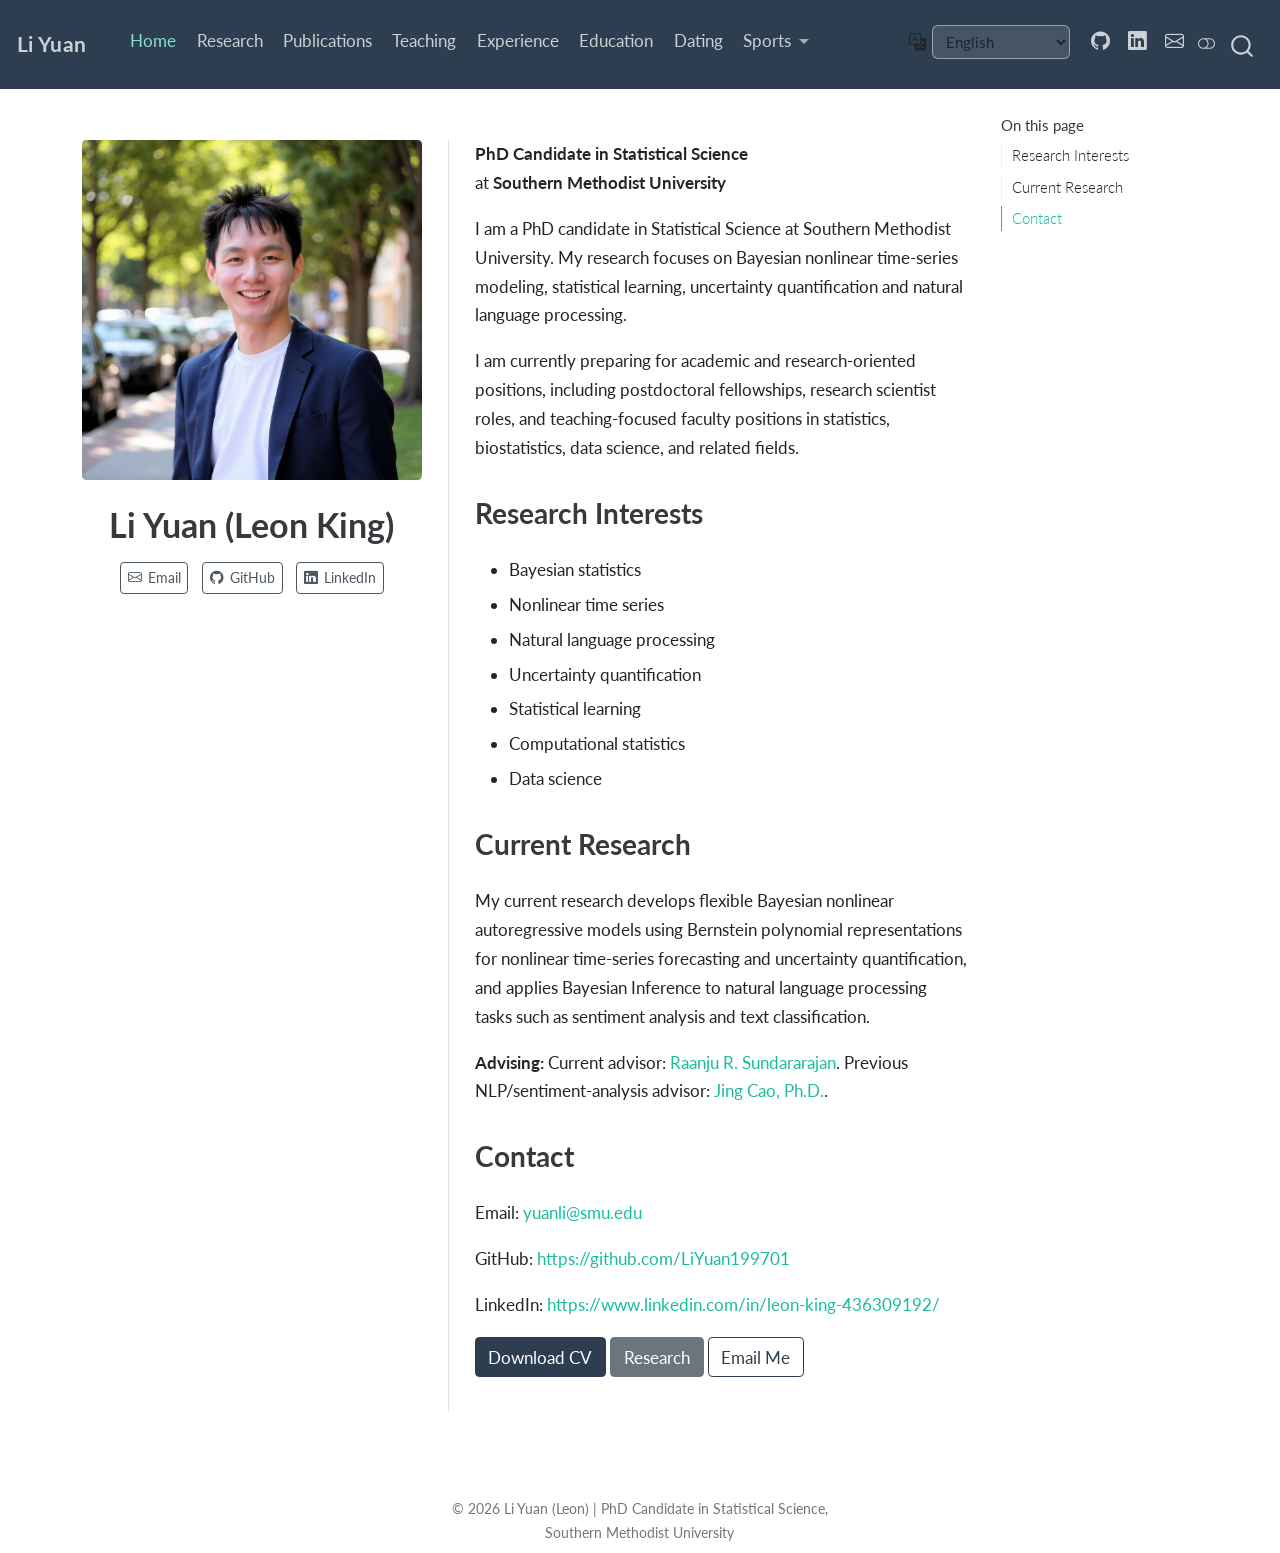
<file: docs/index.html>
<!DOCTYPE html>
<html xmlns="http://www.w3.org/1999/xhtml" lang="en" xml:lang="en"><head>

<meta charset="utf-8">
<meta name="generator" content="quarto-1.3.450">

<meta name="viewport" content="width=device-width, initial-scale=1.0, user-scalable=yes">


<title>Li Yuan - Li Yuan (Leon King)</title>
<style>
code{white-space: pre-wrap;}
span.smallcaps{font-variant: small-caps;}
div.columns{display: flex; gap: min(4vw, 1.5em);}
div.column{flex: auto; overflow-x: auto;}
div.hanging-indent{margin-left: 1.5em; text-indent: -1.5em;}
ul.task-list{list-style: none;}
ul.task-list li input[type="checkbox"] {
  width: 0.8em;
  margin: 0 0.8em 0.2em -1em; /* quarto-specific, see https://github.com/quarto-dev/quarto-cli/issues/4556 */ 
  vertical-align: middle;
}
</style>


<script src="site_libs/quarto-nav/quarto-nav.js"></script>
<script src="site_libs/quarto-nav/headroom.min.js"></script>
<script src="site_libs/clipboard/clipboard.min.js"></script>
<script src="site_libs/quarto-search/autocomplete.umd.js"></script>
<script src="site_libs/quarto-search/fuse.min.js"></script>
<script src="site_libs/quarto-search/quarto-search.js"></script>
<meta name="quarto:offset" content="./">
<script src="site_libs/quarto-html/quarto.js"></script>
<script src="site_libs/quarto-html/popper.min.js"></script>
<script src="site_libs/quarto-html/tippy.umd.min.js"></script>
<link href="site_libs/quarto-html/tippy.css" rel="stylesheet">
<link href="site_libs/quarto-html/quarto-syntax-highlighting.css" rel="stylesheet" class="quarto-color-scheme" id="quarto-text-highlighting-styles">
<link href="site_libs/quarto-html/quarto-syntax-highlighting-dark.css" rel="prefetch" class="quarto-color-scheme quarto-color-alternate" id="quarto-text-highlighting-styles">
<script src="site_libs/bootstrap/bootstrap.min.js"></script>
<link href="site_libs/bootstrap/bootstrap-icons.css" rel="stylesheet">
<link href="site_libs/bootstrap/bootstrap.min.css" rel="stylesheet" class="quarto-color-scheme" id="quarto-bootstrap" data-mode="light">
<link href="site_libs/bootstrap/bootstrap-dark.min.css" rel="prefetch" class="quarto-color-scheme quarto-color-alternate" id="quarto-bootstrap" data-mode="dark">
<script id="quarto-search-options" type="application/json">{
  "location": "navbar",
  "copy-button": false,
  "collapse-after": 3,
  "panel-placement": "end",
  "type": "overlay",
  "limit": 20,
  "language": {
    "search-no-results-text": "No results",
    "search-matching-documents-text": "matching documents",
    "search-copy-link-title": "Copy link to search",
    "search-hide-matches-text": "Hide additional matches",
    "search-more-match-text": "more match in this document",
    "search-more-matches-text": "more matches in this document",
    "search-clear-button-title": "Clear",
    "search-detached-cancel-button-title": "Cancel",
    "search-submit-button-title": "Submit",
    "search-label": "Search"
  }
}</script>
<!-- Privacy-friendly analytics by Plausible -->
<script async="" src="https://plausible.io/js/pa-gqNCaIdhxq-45BBahy_wl.js"></script>
<script>
  window.plausible=window.plausible||function(){(plausible.q=plausible.q||[]).push(arguments)},plausible.init=plausible.init||function(i){plausible.o=i||{}};
  plausible.init()
</script>


<link rel="stylesheet" href="styles.css">
</head>

<body class="nav-fixed">

<div id="quarto-search-results"></div>
  <header id="quarto-header" class="headroom fixed-top">
    <nav class="navbar navbar-expand-lg navbar-dark ">
      <div class="navbar-container container-fluid">
      <div class="navbar-brand-container">
    <a class="navbar-brand" href="./index.html">
    <span class="navbar-title">Li Yuan</span>
    </a>
  </div>
            <div id="quarto-search" class="" title="Search"></div>
          <button class="navbar-toggler" type="button" data-bs-toggle="collapse" data-bs-target="#navbarCollapse" aria-controls="navbarCollapse" aria-expanded="false" aria-label="Toggle navigation" onclick="if (window.quartoToggleHeadroom) { window.quartoToggleHeadroom(); }">
  <span class="navbar-toggler-icon"></span>
</button>
          <div class="collapse navbar-collapse" id="navbarCollapse">
            <ul class="navbar-nav navbar-nav-scroll me-auto">
  <li class="nav-item">
    <a class="nav-link active" href="./index.html" rel="" target="" aria-current="page">
 <span class="menu-text">Home</span></a>
  </li>  
  <li class="nav-item">
    <a class="nav-link" href="./research.html" rel="" target="">
 <span class="menu-text">Research</span></a>
  </li>  
  <li class="nav-item">
    <a class="nav-link" href="./publications.html" rel="" target="">
 <span class="menu-text">Publications</span></a>
  </li>  
  <li class="nav-item">
    <a class="nav-link" href="./teaching.html" rel="" target="">
 <span class="menu-text">Teaching</span></a>
  </li>  
  <li class="nav-item">
    <a class="nav-link" href="./experience.html" rel="" target="">
 <span class="menu-text">Experience</span></a>
  </li>  
  <li class="nav-item">
    <a class="nav-link" href="./education.html" rel="" target="">
 <span class="menu-text">Education</span></a>
  </li>  
  <li class="nav-item">
    <a class="nav-link" href="./dating.html" rel="" target="">
 <span class="menu-text">Dating</span></a>
  </li>  
  <li class="nav-item dropdown ">
    <a class="nav-link dropdown-toggle" href="#" id="nav-menu-sports" role="button" data-bs-toggle="dropdown" aria-expanded="false" rel="" target="">
 <span class="menu-text">Sports</span>
    </a>
    <ul class="dropdown-menu" aria-labelledby="nav-menu-sports">    
        <li>
    <a class="dropdown-item" href="./sports.html" rel="" target="">
 <span class="dropdown-text">Sports Overview</span></a>
  </li>  
        <li>
    <a class="dropdown-item" href="./sports.html#archery" rel="" target="">
 <span class="dropdown-text">Archery</span></a>
  </li>  
        <li>
    <a class="dropdown-item" href="./sports.html#golf" rel="" target="">
 <span class="dropdown-text">Golf</span></a>
  </li>  
        <li>
    <a class="dropdown-item" href="./sports.html#cycling" rel="" target="">
 <span class="dropdown-text">Cycling</span></a>
  </li>  
        <li>
    <a class="dropdown-item" href="./sports.html#swimming" rel="" target="">
 <span class="dropdown-text">Swimming</span></a>
  </li>  
        <li>
    <a class="dropdown-item" href="./sports.html#climbing" rel="" target="">
 <span class="dropdown-text">Climbing</span></a>
  </li>  
        <li>
    <a class="dropdown-item" href="./sports.html#flight-training" rel="" target="">
 <span class="dropdown-text">Flight Training</span></a>
  </li>  
    </ul>
  </li>
</ul>
            <ul class="navbar-nav navbar-nav-scroll ms-auto">
  <li class="nav-item compact">
    <a class="nav-link" href="https://github.com/LiYuan199701" rel="" target=""><i class="bi bi-github" role="img">
</i> 
 <span class="menu-text"></span></a>
  </li>  
  <li class="nav-item compact">
    <a class="nav-link" href="https://www.linkedin.com/in/leon-king-436309192/" rel="" target=""><i class="bi bi-linkedin" role="img">
</i> 
 <span class="menu-text"></span></a>
  </li>  
  <li class="nav-item compact">
    <a class="nav-link" href="mailto:yuanli@smu.edu" rel="" target=""><i class="bi bi-envelope" role="img">
</i> 
 <span class="menu-text"></span></a>
  </li>  
</ul>
            <div class="quarto-navbar-tools">
  <a href="" class="quarto-color-scheme-toggle quarto-navigation-tool  px-1" onclick="window.quartoToggleColorScheme(); return false;" title="Toggle dark mode"><i class="bi"></i></a>
</div>
          </div> <!-- /navcollapse -->
      </div> <!-- /container-fluid -->
    </nav>
</header>
<!-- content -->
<div id="quarto-content" class="quarto-container page-columns page-rows-contents page-layout-full page-navbar">
<!-- sidebar -->
<!-- margin-sidebar -->
    <div id="quarto-margin-sidebar" class="sidebar margin-sidebar">
        <nav id="TOC" role="doc-toc" class="toc-active">
    <h2 id="toc-title">On this page</h2>
  <ul>
  <li><a href="#research-interests" id="toc-research-interests" class="nav-link active" data-scroll-target="#research-interests">Research Interests</a></li>
  <li><a href="#current-research" id="toc-current-research" class="nav-link" data-scroll-target="#current-research">Current Research</a></li>
  <li><a href="#contact" id="toc-contact" class="nav-link" data-scroll-target="#contact">Contact</a></li>
  </ul>
</nav>
    </div>
<!-- main -->
<div class="quarto-about-trestles column-page-left">
  <div class="about-entity">
    <img src="images/headshots/Headshots/Leon.jpeg" class="about-image
  rounded " style="width: 20em;">
<header id="title-block-header" class="quarto-title-block default">
<div class="quarto-title">
<h1 class="title">Li Yuan (Leon King)</h1>
</div>
<div class="quarto-title-meta">
  </div>
</header>
    <div class="about-links">
  <a href="mailto:yuanli@smu.edu" class="about-link" rel="" target="">
    <i class="bi bi-envelope"></i>
     <span class="about-link-text">Email</span>
  </a>
  <a href="https://github.com/LiYuan199701" class="about-link" rel="" target="">
    <i class="bi bi-github"></i>
     <span class="about-link-text">GitHub</span>
  </a>
  <a href="https://www.linkedin.com/in/leon-king-436309192/" class="about-link" rel="" target="">
    <i class="bi bi-linkedin"></i>
     <span class="about-link-text">LinkedIn</span>
  </a>
</div>
  </div>
  <div class="about-contents"><main class="content column-page-left" id="quarto-document-content">

<p><strong>PhD Candidate in Statistical Science</strong><br>
at <strong>Southern Methodist University</strong></p>
<p>I am a PhD candidate in Statistical Science at Southern Methodist University. My research focuses on Bayesian nonlinear time-series modeling, statistical learning, uncertainty quantification and natural language processing.</p>
<p>I am currently preparing for academic and research-oriented positions, including postdoctoral fellowships, research scientist roles, and teaching-focused faculty positions in statistics, biostatistics, data science, and related fields.</p>
<section id="research-interests" class="level2">
<h2 data-anchor-id="research-interests">Research Interests</h2>
<ul>
<li>Bayesian statistics</li>
<li>Nonlinear time series</li>
<li>Natural language processing</li>
<li>Uncertainty quantification</li>
<li>Statistical learning</li>
<li>Computational statistics</li>
<li>Data science</li>
</ul>
</section>
<section id="current-research" class="level2">
<h2 data-anchor-id="current-research">Current Research</h2>
<p>My current research develops flexible Bayesian nonlinear autoregressive models using Bernstein polynomial representations for nonlinear time-series forecasting and uncertainty quantification, and applies Bayesian Inference to natural language processing tasks such as sentiment analysis and text classification.</p>
<p><strong>Advising:</strong> Current advisor: <a href="https://www.smu.edu/dedman/academics/departments/statistics/people/faculty/sundarajan">Raanju R. Sundararajan</a>. Previous NLP/sentiment-analysis advisor: <a href="https://people.smu.edu/jingcao/">Jing Cao, Ph.D.</a>.</p>
</section>
<section id="contact" class="level2">
<h2 data-anchor-id="contact">Contact</h2>
<p>Email: <a href="mailto:yuanli@smu.edu">yuanli@smu.edu</a></p>
<p>GitHub: <a href="https://github.com/LiYuan199701">https://github.com/LiYuan199701</a></p>
<p>LinkedIn: <a href="https://www.linkedin.com/in/leon-king-436309192/">https://www.linkedin.com/in/leon-king-436309192/</a></p>
<p><a href="files/Li_Yuan_CV.pdf" class="btn btn-primary">Download CV</a> <a href="./research.html" class="btn btn-secondary">Research</a> <a href="mailto:yuanli@smu.edu" class="btn btn-outline-primary">Email Me</a></p>


</section>
</main></div>
</div>
 <!-- /main -->
<script src="language-switcher.js"></script>
<script id="quarto-html-after-body" type="application/javascript">
window.document.addEventListener("DOMContentLoaded", function (event) {
  const toggleBodyColorMode = (bsSheetEl) => {
    const mode = bsSheetEl.getAttribute("data-mode");
    const bodyEl = window.document.querySelector("body");
    if (mode === "dark") {
      bodyEl.classList.add("quarto-dark");
      bodyEl.classList.remove("quarto-light");
    } else {
      bodyEl.classList.add("quarto-light");
      bodyEl.classList.remove("quarto-dark");
    }
  }
  const toggleBodyColorPrimary = () => {
    const bsSheetEl = window.document.querySelector("link#quarto-bootstrap");
    if (bsSheetEl) {
      toggleBodyColorMode(bsSheetEl);
    }
  }
  toggleBodyColorPrimary();  
  const disableStylesheet = (stylesheets) => {
    for (let i=0; i < stylesheets.length; i++) {
      const stylesheet = stylesheets[i];
      stylesheet.rel = 'prefetch';
    }
  }
  const enableStylesheet = (stylesheets) => {
    for (let i=0; i < stylesheets.length; i++) {
      const stylesheet = stylesheets[i];
      stylesheet.rel = 'stylesheet';
    }
  }
  const manageTransitions = (selector, allowTransitions) => {
    const els = window.document.querySelectorAll(selector);
    for (let i=0; i < els.length; i++) {
      const el = els[i];
      if (allowTransitions) {
        el.classList.remove('notransition');
      } else {
        el.classList.add('notransition');
      }
    }
  }
  const toggleColorMode = (alternate) => {
    // Switch the stylesheets
    const alternateStylesheets = window.document.querySelectorAll('link.quarto-color-scheme.quarto-color-alternate');
    manageTransitions('#quarto-margin-sidebar .nav-link', false);
    if (alternate) {
      enableStylesheet(alternateStylesheets);
      for (const sheetNode of alternateStylesheets) {
        if (sheetNode.id === "quarto-bootstrap") {
          toggleBodyColorMode(sheetNode);
        }
      }
    } else {
      disableStylesheet(alternateStylesheets);
      toggleBodyColorPrimary();
    }
    manageTransitions('#quarto-margin-sidebar .nav-link', true);
    // Switch the toggles
    const toggles = window.document.querySelectorAll('.quarto-color-scheme-toggle');
    for (let i=0; i < toggles.length; i++) {
      const toggle = toggles[i];
      if (toggle) {
        if (alternate) {
          toggle.classList.add("alternate");     
        } else {
          toggle.classList.remove("alternate");
        }
      }
    }
    // Hack to workaround the fact that safari doesn't
    // properly recolor the scrollbar when toggling (#1455)
    if (navigator.userAgent.indexOf('Safari') > 0 && navigator.userAgent.indexOf('Chrome') == -1) {
      manageTransitions("body", false);
      window.scrollTo(0, 1);
      setTimeout(() => {
        window.scrollTo(0, 0);
        manageTransitions("body", true);
      }, 40);  
    }
  }
  const isFileUrl = () => { 
    return window.location.protocol === 'file:';
  }
  const hasAlternateSentinel = () => {  
    let styleSentinel = getColorSchemeSentinel();
    if (styleSentinel !== null) {
      return styleSentinel === "alternate";
    } else {
      return false;
    }
  }
  const setStyleSentinel = (alternate) => {
    const value = alternate ? "alternate" : "default";
    if (!isFileUrl()) {
      window.localStorage.setItem("quarto-color-scheme", value);
    } else {
      localAlternateSentinel = value;
    }
  }
  const getColorSchemeSentinel = () => {
    if (!isFileUrl()) {
      const storageValue = window.localStorage.getItem("quarto-color-scheme");
      return storageValue != null ? storageValue : localAlternateSentinel;
    } else {
      return localAlternateSentinel;
    }
  }
  let localAlternateSentinel = 'default';
  // Dark / light mode switch
  window.quartoToggleColorScheme = () => {
    // Read the current dark / light value 
    let toAlternate = !hasAlternateSentinel();
    toggleColorMode(toAlternate);
    setStyleSentinel(toAlternate);
  };
  // Ensure there is a toggle, if there isn't float one in the top right
  if (window.document.querySelector('.quarto-color-scheme-toggle') === null) {
    const a = window.document.createElement('a');
    a.classList.add('top-right');
    a.classList.add('quarto-color-scheme-toggle');
    a.href = "";
    a.onclick = function() { try { window.quartoToggleColorScheme(); } catch {} return false; };
    const i = window.document.createElement("i");
    i.classList.add('bi');
    a.appendChild(i);
    window.document.body.appendChild(a);
  }
  // Switch to dark mode if need be
  if (hasAlternateSentinel()) {
    toggleColorMode(true);
  } else {
    toggleColorMode(false);
  }
  const isCodeAnnotation = (el) => {
    for (const clz of el.classList) {
      if (clz.startsWith('code-annotation-')) {                     
        return true;
      }
    }
    return false;
  }
  const clipboard = new window.ClipboardJS('.code-copy-button', {
    text: function(trigger) {
      const codeEl = trigger.previousElementSibling.cloneNode(true);
      for (const childEl of codeEl.children) {
        if (isCodeAnnotation(childEl)) {
          childEl.remove();
        }
      }
      return codeEl.innerText;
    }
  });
  clipboard.on('success', function(e) {
    // button target
    const button = e.trigger;
    // don't keep focus
    button.blur();
    // flash "checked"
    button.classList.add('code-copy-button-checked');
    var currentTitle = button.getAttribute("title");
    button.setAttribute("title", "Copied!");
    let tooltip;
    if (window.bootstrap) {
      button.setAttribute("data-bs-toggle", "tooltip");
      button.setAttribute("data-bs-placement", "left");
      button.setAttribute("data-bs-title", "Copied!");
      tooltip = new bootstrap.Tooltip(button, 
        { trigger: "manual", 
          customClass: "code-copy-button-tooltip",
          offset: [0, -8]});
      tooltip.show();    
    }
    setTimeout(function() {
      if (tooltip) {
        tooltip.hide();
        button.removeAttribute("data-bs-title");
        button.removeAttribute("data-bs-toggle");
        button.removeAttribute("data-bs-placement");
      }
      button.setAttribute("title", currentTitle);
      button.classList.remove('code-copy-button-checked');
    }, 1000);
    // clear code selection
    e.clearSelection();
  });
  function tippyHover(el, contentFn) {
    const config = {
      allowHTML: true,
      content: contentFn,
      maxWidth: 500,
      delay: 100,
      arrow: false,
      appendTo: function(el) {
          return el.parentElement;
      },
      interactive: true,
      interactiveBorder: 10,
      theme: 'quarto',
      placement: 'bottom-start'
    };
    window.tippy(el, config); 
  }
  const noterefs = window.document.querySelectorAll('a[role="doc-noteref"]');
  for (var i=0; i<noterefs.length; i++) {
    const ref = noterefs[i];
    tippyHover(ref, function() {
      // use id or data attribute instead here
      let href = ref.getAttribute('data-footnote-href') || ref.getAttribute('href');
      try { href = new URL(href).hash; } catch {}
      const id = href.replace(/^#\/?/, "");
      const note = window.document.getElementById(id);
      return note.innerHTML;
    });
  }
      let selectedAnnoteEl;
      const selectorForAnnotation = ( cell, annotation) => {
        let cellAttr = 'data-code-cell="' + cell + '"';
        let lineAttr = 'data-code-annotation="' +  annotation + '"';
        const selector = 'span[' + cellAttr + '][' + lineAttr + ']';
        return selector;
      }
      const selectCodeLines = (annoteEl) => {
        const doc = window.document;
        const targetCell = annoteEl.getAttribute("data-target-cell");
        const targetAnnotation = annoteEl.getAttribute("data-target-annotation");
        const annoteSpan = window.document.querySelector(selectorForAnnotation(targetCell, targetAnnotation));
        const lines = annoteSpan.getAttribute("data-code-lines").split(",");
        const lineIds = lines.map((line) => {
          return targetCell + "-" + line;
        })
        let top = null;
        let height = null;
        let parent = null;
        if (lineIds.length > 0) {
            //compute the position of the single el (top and bottom and make a div)
            const el = window.document.getElementById(lineIds[0]);
            top = el.offsetTop;
            height = el.offsetHeight;
            parent = el.parentElement.parentElement;
          if (lineIds.length > 1) {
            const lastEl = window.document.getElementById(lineIds[lineIds.length - 1]);
            const bottom = lastEl.offsetTop + lastEl.offsetHeight;
            height = bottom - top;
          }
          if (top !== null && height !== null && parent !== null) {
            // cook up a div (if necessary) and position it 
            let div = window.document.getElementById("code-annotation-line-highlight");
            if (div === null) {
              div = window.document.createElement("div");
              div.setAttribute("id", "code-annotation-line-highlight");
              div.style.position = 'absolute';
              parent.appendChild(div);
            }
            div.style.top = top - 2 + "px";
            div.style.height = height + 4 + "px";
            let gutterDiv = window.document.getElementById("code-annotation-line-highlight-gutter");
            if (gutterDiv === null) {
              gutterDiv = window.document.createElement("div");
              gutterDiv.setAttribute("id", "code-annotation-line-highlight-gutter");
              gutterDiv.style.position = 'absolute';
              const codeCell = window.document.getElementById(targetCell);
              const gutter = codeCell.querySelector('.code-annotation-gutter');
              gutter.appendChild(gutterDiv);
            }
            gutterDiv.style.top = top - 2 + "px";
            gutterDiv.style.height = height + 4 + "px";
          }
          selectedAnnoteEl = annoteEl;
        }
      };
      const unselectCodeLines = () => {
        const elementsIds = ["code-annotation-line-highlight", "code-annotation-line-highlight-gutter"];
        elementsIds.forEach((elId) => {
          const div = window.document.getElementById(elId);
          if (div) {
            div.remove();
          }
        });
        selectedAnnoteEl = undefined;
      };
      // Attach click handler to the DT
      const annoteDls = window.document.querySelectorAll('dt[data-target-cell]');
      for (const annoteDlNode of annoteDls) {
        annoteDlNode.addEventListener('click', (event) => {
          const clickedEl = event.target;
          if (clickedEl !== selectedAnnoteEl) {
            unselectCodeLines();
            const activeEl = window.document.querySelector('dt[data-target-cell].code-annotation-active');
            if (activeEl) {
              activeEl.classList.remove('code-annotation-active');
            }
            selectCodeLines(clickedEl);
            clickedEl.classList.add('code-annotation-active');
          } else {
            // Unselect the line
            unselectCodeLines();
            clickedEl.classList.remove('code-annotation-active');
          }
        });
      }
  const findCites = (el) => {
    const parentEl = el.parentElement;
    if (parentEl) {
      const cites = parentEl.dataset.cites;
      if (cites) {
        return {
          el,
          cites: cites.split(' ')
        };
      } else {
        return findCites(el.parentElement)
      }
    } else {
      return undefined;
    }
  };
  var bibliorefs = window.document.querySelectorAll('a[role="doc-biblioref"]');
  for (var i=0; i<bibliorefs.length; i++) {
    const ref = bibliorefs[i];
    const citeInfo = findCites(ref);
    if (citeInfo) {
      tippyHover(citeInfo.el, function() {
        var popup = window.document.createElement('div');
        citeInfo.cites.forEach(function(cite) {
          var citeDiv = window.document.createElement('div');
          citeDiv.classList.add('hanging-indent');
          citeDiv.classList.add('csl-entry');
          var biblioDiv = window.document.getElementById('ref-' + cite);
          if (biblioDiv) {
            citeDiv.innerHTML = biblioDiv.innerHTML;
          }
          popup.appendChild(citeDiv);
        });
        return popup.innerHTML;
      });
    }
  }
});
</script>
</div> <!-- /content -->
<footer class="footer">
  <div class="nav-footer">
    <div class="nav-footer-left">
      &nbsp;
    </div>   
    <div class="nav-footer-center">© 2026 Li Yuan (Leon) | PhD Candidate in Statistical Science, Southern Methodist University</div>
    <div class="nav-footer-right">
      &nbsp;
    </div>
  </div>
</footer>



</body></html>
</file>
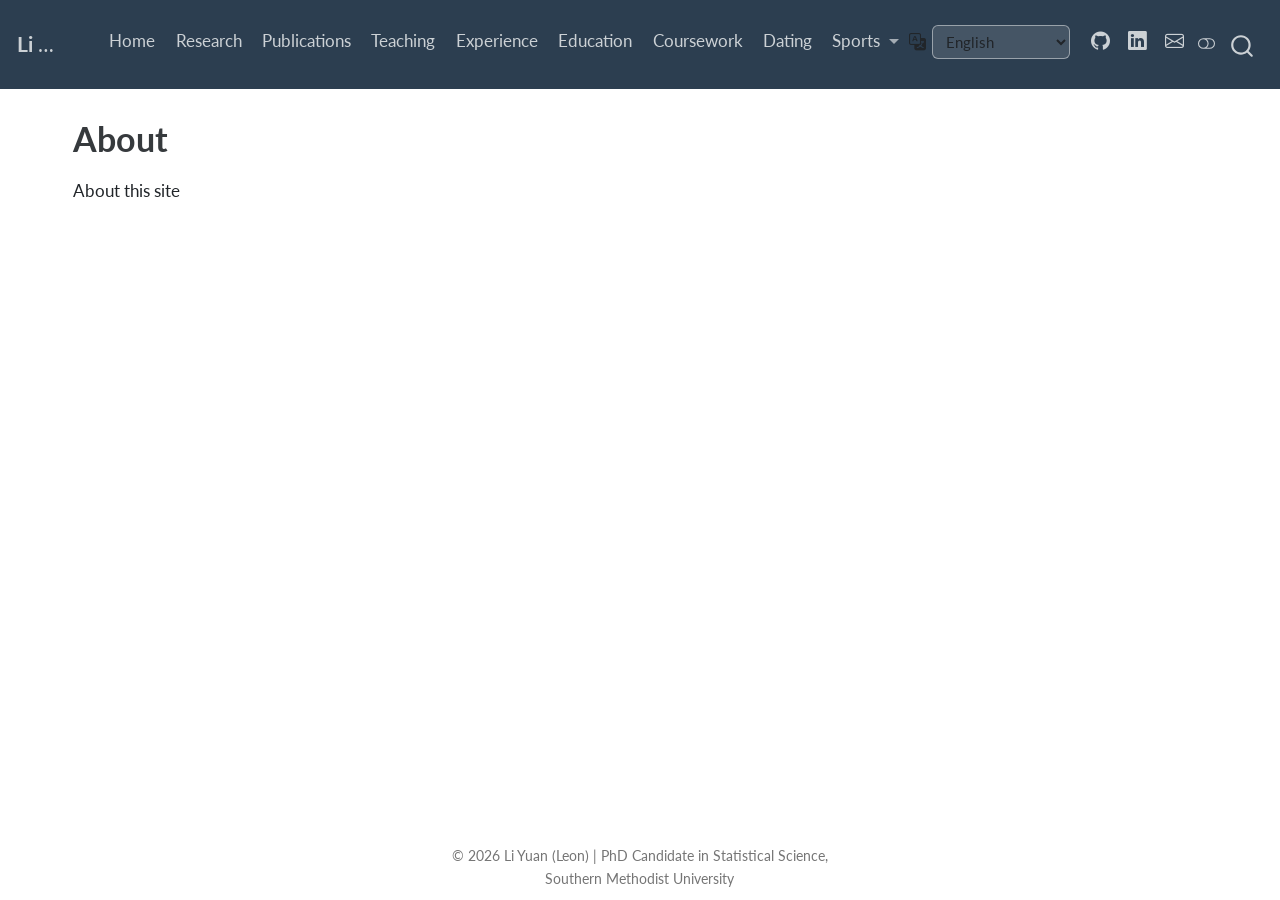
<file: docs/about.html>
<!DOCTYPE html>
<html xmlns="http://www.w3.org/1999/xhtml" lang="en" xml:lang="en"><head>

<meta charset="utf-8">
<meta name="generator" content="quarto-1.3.450">

<meta name="viewport" content="width=device-width, initial-scale=1.0, user-scalable=yes">


<title>Li Yuan - About</title>
<style>
code{white-space: pre-wrap;}
span.smallcaps{font-variant: small-caps;}
div.columns{display: flex; gap: min(4vw, 1.5em);}
div.column{flex: auto; overflow-x: auto;}
div.hanging-indent{margin-left: 1.5em; text-indent: -1.5em;}
ul.task-list{list-style: none;}
ul.task-list li input[type="checkbox"] {
  width: 0.8em;
  margin: 0 0.8em 0.2em -1em; /* quarto-specific, see https://github.com/quarto-dev/quarto-cli/issues/4556 */ 
  vertical-align: middle;
}
</style>


<script src="site_libs/quarto-nav/quarto-nav.js"></script>
<script src="site_libs/quarto-nav/headroom.min.js"></script>
<script src="site_libs/clipboard/clipboard.min.js"></script>
<script src="site_libs/quarto-search/autocomplete.umd.js"></script>
<script src="site_libs/quarto-search/fuse.min.js"></script>
<script src="site_libs/quarto-search/quarto-search.js"></script>
<meta name="quarto:offset" content="./">
<script src="site_libs/quarto-html/quarto.js"></script>
<script src="site_libs/quarto-html/popper.min.js"></script>
<script src="site_libs/quarto-html/tippy.umd.min.js"></script>
<script src="site_libs/quarto-html/anchor.min.js"></script>
<link href="site_libs/quarto-html/tippy.css" rel="stylesheet">
<link href="site_libs/quarto-html/quarto-syntax-highlighting.css" rel="stylesheet" class="quarto-color-scheme" id="quarto-text-highlighting-styles">
<link href="site_libs/quarto-html/quarto-syntax-highlighting-dark.css" rel="prefetch" class="quarto-color-scheme quarto-color-alternate" id="quarto-text-highlighting-styles">
<script src="site_libs/bootstrap/bootstrap.min.js"></script>
<link href="site_libs/bootstrap/bootstrap-icons.css" rel="stylesheet">
<link href="site_libs/bootstrap/bootstrap.min.css" rel="stylesheet" class="quarto-color-scheme" id="quarto-bootstrap" data-mode="light">
<link href="site_libs/bootstrap/bootstrap-dark.min.css" rel="prefetch" class="quarto-color-scheme quarto-color-alternate" id="quarto-bootstrap" data-mode="dark">
<script id="quarto-search-options" type="application/json">{
  "location": "navbar",
  "copy-button": false,
  "collapse-after": 3,
  "panel-placement": "end",
  "type": "overlay",
  "limit": 20,
  "language": {
    "search-no-results-text": "No results",
    "search-matching-documents-text": "matching documents",
    "search-copy-link-title": "Copy link to search",
    "search-hide-matches-text": "Hide additional matches",
    "search-more-match-text": "more match in this document",
    "search-more-matches-text": "more matches in this document",
    "search-clear-button-title": "Clear",
    "search-detached-cancel-button-title": "Cancel",
    "search-submit-button-title": "Submit",
    "search-label": "Search"
  }
}</script>
<!-- Privacy-friendly analytics by Plausible -->
<script async="" src="https://plausible.io/js/pa-gqNCaIdhxq-45BBahy_wl.js"></script>
<script>
  window.plausible=window.plausible||function(){(plausible.q=plausible.q||[]).push(arguments)},plausible.init=plausible.init||function(i){plausible.o=i||{}};
  plausible.init()
</script>


<link rel="stylesheet" href="styles.css">
</head>

<body class="nav-fixed">

<div id="quarto-search-results"></div>
  <header id="quarto-header" class="headroom fixed-top">
    <nav class="navbar navbar-expand-lg navbar-dark ">
      <div class="navbar-container container-fluid">
      <div class="navbar-brand-container">
    <a class="navbar-brand" href="./index.html">
    <span class="navbar-title">Li Yuan</span>
    </a>
  </div>
            <div id="quarto-search" class="" title="Search"></div>
          <button class="navbar-toggler" type="button" data-bs-toggle="collapse" data-bs-target="#navbarCollapse" aria-controls="navbarCollapse" aria-expanded="false" aria-label="Toggle navigation" onclick="if (window.quartoToggleHeadroom) { window.quartoToggleHeadroom(); }">
  <span class="navbar-toggler-icon"></span>
</button>
          <div class="collapse navbar-collapse" id="navbarCollapse">
            <ul class="navbar-nav navbar-nav-scroll me-auto">
  <li class="nav-item">
    <a class="nav-link" href="./index.html" rel="" target="">
 <span class="menu-text">Home</span></a>
  </li>  
  <li class="nav-item">
    <a class="nav-link" href="./research.html" rel="" target="">
 <span class="menu-text">Research</span></a>
  </li>  
  <li class="nav-item">
    <a class="nav-link" href="./publications.html" rel="" target="">
 <span class="menu-text">Publications</span></a>
  </li>  
  <li class="nav-item">
    <a class="nav-link" href="./teaching.html" rel="" target="">
 <span class="menu-text">Teaching</span></a>
  </li>  
  <li class="nav-item">
    <a class="nav-link" href="./experience.html" rel="" target="">
 <span class="menu-text">Experience</span></a>
  </li>  
  <li class="nav-item">
    <a class="nav-link" href="./education.html" rel="" target="">
 <span class="menu-text">Education</span></a>
  </li>  
  <li class="nav-item">
    <a class="nav-link" href="./coursework.html" rel="" target="">
 <span class="menu-text">Coursework</span></a>
  </li>  
  <li class="nav-item">
    <a class="nav-link" href="./dating.html" rel="" target="">
 <span class="menu-text">Dating</span></a>
  </li>  
  <li class="nav-item dropdown ">
    <a class="nav-link dropdown-toggle" href="#" id="nav-menu-sports" role="button" data-bs-toggle="dropdown" aria-expanded="false" rel="" target="">
 <span class="menu-text">Sports</span>
    </a>
    <ul class="dropdown-menu" aria-labelledby="nav-menu-sports">    
        <li>
    <a class="dropdown-item" href="./sports.html" rel="" target="">
 <span class="dropdown-text">Sports Overview</span></a>
  </li>  
        <li>
    <a class="dropdown-item" href="./sports.html#archery" rel="" target="">
 <span class="dropdown-text">Archery</span></a>
  </li>  
        <li>
    <a class="dropdown-item" href="./sports.html#golf" rel="" target="">
 <span class="dropdown-text">Golf</span></a>
  </li>  
        <li>
    <a class="dropdown-item" href="./sports.html#cycling" rel="" target="">
 <span class="dropdown-text">Cycling</span></a>
  </li>  
        <li>
    <a class="dropdown-item" href="./sports.html#swimming" rel="" target="">
 <span class="dropdown-text">Swimming</span></a>
  </li>  
        <li>
    <a class="dropdown-item" href="./sports.html#climbing" rel="" target="">
 <span class="dropdown-text">Climbing</span></a>
  </li>  
        <li>
    <a class="dropdown-item" href="./sports.html#flight-training" rel="" target="">
 <span class="dropdown-text">Flight Training</span></a>
  </li>  
    </ul>
  </li>
</ul>
            <ul class="navbar-nav navbar-nav-scroll ms-auto">
  <li class="nav-item compact">
    <a class="nav-link" href="https://github.com/LiYuan199701" rel="" target=""><i class="bi bi-github" role="img">
</i> 
 <span class="menu-text"></span></a>
  </li>  
  <li class="nav-item compact">
    <a class="nav-link" href="https://www.linkedin.com/in/leon-king-436309192/" rel="" target=""><i class="bi bi-linkedin" role="img">
</i> 
 <span class="menu-text"></span></a>
  </li>  
  <li class="nav-item compact">
    <a class="nav-link" href="mailto:yuanli@smu.edu" rel="" target=""><i class="bi bi-envelope" role="img">
</i> 
 <span class="menu-text"></span></a>
  </li>  
</ul>
            <div class="quarto-navbar-tools">
  <a href="" class="quarto-color-scheme-toggle quarto-navigation-tool  px-1" onclick="window.quartoToggleColorScheme(); return false;" title="Toggle dark mode"><i class="bi"></i></a>
</div>
          </div> <!-- /navcollapse -->
      </div> <!-- /container-fluid -->
    </nav>
</header>
<!-- content -->
<div id="quarto-content" class="quarto-container page-columns page-rows-contents page-layout-full page-navbar">
<!-- sidebar -->
<!-- margin-sidebar -->
    <div id="quarto-margin-sidebar" class="sidebar margin-sidebar zindex-bottom">
        
    </div>
<!-- main -->
<main class="content column-page" id="quarto-document-content">

<header id="title-block-header" class="quarto-title-block default">
<div class="quarto-title">
<h1 class="title">About</h1>
</div>



<div class="quarto-title-meta">

    
  
    
  </div>
  

</header>

<p>About this site</p>



</main> <!-- /main -->
<script src="language-switcher.js"></script>
<script id="quarto-html-after-body" type="application/javascript">
window.document.addEventListener("DOMContentLoaded", function (event) {
  const toggleBodyColorMode = (bsSheetEl) => {
    const mode = bsSheetEl.getAttribute("data-mode");
    const bodyEl = window.document.querySelector("body");
    if (mode === "dark") {
      bodyEl.classList.add("quarto-dark");
      bodyEl.classList.remove("quarto-light");
    } else {
      bodyEl.classList.add("quarto-light");
      bodyEl.classList.remove("quarto-dark");
    }
  }
  const toggleBodyColorPrimary = () => {
    const bsSheetEl = window.document.querySelector("link#quarto-bootstrap");
    if (bsSheetEl) {
      toggleBodyColorMode(bsSheetEl);
    }
  }
  toggleBodyColorPrimary();  
  const disableStylesheet = (stylesheets) => {
    for (let i=0; i < stylesheets.length; i++) {
      const stylesheet = stylesheets[i];
      stylesheet.rel = 'prefetch';
    }
  }
  const enableStylesheet = (stylesheets) => {
    for (let i=0; i < stylesheets.length; i++) {
      const stylesheet = stylesheets[i];
      stylesheet.rel = 'stylesheet';
    }
  }
  const manageTransitions = (selector, allowTransitions) => {
    const els = window.document.querySelectorAll(selector);
    for (let i=0; i < els.length; i++) {
      const el = els[i];
      if (allowTransitions) {
        el.classList.remove('notransition');
      } else {
        el.classList.add('notransition');
      }
    }
  }
  const toggleColorMode = (alternate) => {
    // Switch the stylesheets
    const alternateStylesheets = window.document.querySelectorAll('link.quarto-color-scheme.quarto-color-alternate');
    manageTransitions('#quarto-margin-sidebar .nav-link', false);
    if (alternate) {
      enableStylesheet(alternateStylesheets);
      for (const sheetNode of alternateStylesheets) {
        if (sheetNode.id === "quarto-bootstrap") {
          toggleBodyColorMode(sheetNode);
        }
      }
    } else {
      disableStylesheet(alternateStylesheets);
      toggleBodyColorPrimary();
    }
    manageTransitions('#quarto-margin-sidebar .nav-link', true);
    // Switch the toggles
    const toggles = window.document.querySelectorAll('.quarto-color-scheme-toggle');
    for (let i=0; i < toggles.length; i++) {
      const toggle = toggles[i];
      if (toggle) {
        if (alternate) {
          toggle.classList.add("alternate");     
        } else {
          toggle.classList.remove("alternate");
        }
      }
    }
    // Hack to workaround the fact that safari doesn't
    // properly recolor the scrollbar when toggling (#1455)
    if (navigator.userAgent.indexOf('Safari') > 0 && navigator.userAgent.indexOf('Chrome') == -1) {
      manageTransitions("body", false);
      window.scrollTo(0, 1);
      setTimeout(() => {
        window.scrollTo(0, 0);
        manageTransitions("body", true);
      }, 40);  
    }
  }
  const isFileUrl = () => { 
    return window.location.protocol === 'file:';
  }
  const hasAlternateSentinel = () => {  
    let styleSentinel = getColorSchemeSentinel();
    if (styleSentinel !== null) {
      return styleSentinel === "alternate";
    } else {
      return false;
    }
  }
  const setStyleSentinel = (alternate) => {
    const value = alternate ? "alternate" : "default";
    if (!isFileUrl()) {
      window.localStorage.setItem("quarto-color-scheme", value);
    } else {
      localAlternateSentinel = value;
    }
  }
  const getColorSchemeSentinel = () => {
    if (!isFileUrl()) {
      const storageValue = window.localStorage.getItem("quarto-color-scheme");
      return storageValue != null ? storageValue : localAlternateSentinel;
    } else {
      return localAlternateSentinel;
    }
  }
  let localAlternateSentinel = 'default';
  // Dark / light mode switch
  window.quartoToggleColorScheme = () => {
    // Read the current dark / light value 
    let toAlternate = !hasAlternateSentinel();
    toggleColorMode(toAlternate);
    setStyleSentinel(toAlternate);
  };
  // Ensure there is a toggle, if there isn't float one in the top right
  if (window.document.querySelector('.quarto-color-scheme-toggle') === null) {
    const a = window.document.createElement('a');
    a.classList.add('top-right');
    a.classList.add('quarto-color-scheme-toggle');
    a.href = "";
    a.onclick = function() { try { window.quartoToggleColorScheme(); } catch {} return false; };
    const i = window.document.createElement("i");
    i.classList.add('bi');
    a.appendChild(i);
    window.document.body.appendChild(a);
  }
  // Switch to dark mode if need be
  if (hasAlternateSentinel()) {
    toggleColorMode(true);
  } else {
    toggleColorMode(false);
  }
  const icon = "";
  const anchorJS = new window.AnchorJS();
  anchorJS.options = {
    placement: 'right',
    icon: icon
  };
  anchorJS.add('.anchored');
  const isCodeAnnotation = (el) => {
    for (const clz of el.classList) {
      if (clz.startsWith('code-annotation-')) {                     
        return true;
      }
    }
    return false;
  }
  const clipboard = new window.ClipboardJS('.code-copy-button', {
    text: function(trigger) {
      const codeEl = trigger.previousElementSibling.cloneNode(true);
      for (const childEl of codeEl.children) {
        if (isCodeAnnotation(childEl)) {
          childEl.remove();
        }
      }
      return codeEl.innerText;
    }
  });
  clipboard.on('success', function(e) {
    // button target
    const button = e.trigger;
    // don't keep focus
    button.blur();
    // flash "checked"
    button.classList.add('code-copy-button-checked');
    var currentTitle = button.getAttribute("title");
    button.setAttribute("title", "Copied!");
    let tooltip;
    if (window.bootstrap) {
      button.setAttribute("data-bs-toggle", "tooltip");
      button.setAttribute("data-bs-placement", "left");
      button.setAttribute("data-bs-title", "Copied!");
      tooltip = new bootstrap.Tooltip(button, 
        { trigger: "manual", 
          customClass: "code-copy-button-tooltip",
          offset: [0, -8]});
      tooltip.show();    
    }
    setTimeout(function() {
      if (tooltip) {
        tooltip.hide();
        button.removeAttribute("data-bs-title");
        button.removeAttribute("data-bs-toggle");
        button.removeAttribute("data-bs-placement");
      }
      button.setAttribute("title", currentTitle);
      button.classList.remove('code-copy-button-checked');
    }, 1000);
    // clear code selection
    e.clearSelection();
  });
  function tippyHover(el, contentFn) {
    const config = {
      allowHTML: true,
      content: contentFn,
      maxWidth: 500,
      delay: 100,
      arrow: false,
      appendTo: function(el) {
          return el.parentElement;
      },
      interactive: true,
      interactiveBorder: 10,
      theme: 'quarto',
      placement: 'bottom-start'
    };
    window.tippy(el, config); 
  }
  const noterefs = window.document.querySelectorAll('a[role="doc-noteref"]');
  for (var i=0; i<noterefs.length; i++) {
    const ref = noterefs[i];
    tippyHover(ref, function() {
      // use id or data attribute instead here
      let href = ref.getAttribute('data-footnote-href') || ref.getAttribute('href');
      try { href = new URL(href).hash; } catch {}
      const id = href.replace(/^#\/?/, "");
      const note = window.document.getElementById(id);
      return note.innerHTML;
    });
  }
      let selectedAnnoteEl;
      const selectorForAnnotation = ( cell, annotation) => {
        let cellAttr = 'data-code-cell="' + cell + '"';
        let lineAttr = 'data-code-annotation="' +  annotation + '"';
        const selector = 'span[' + cellAttr + '][' + lineAttr + ']';
        return selector;
      }
      const selectCodeLines = (annoteEl) => {
        const doc = window.document;
        const targetCell = annoteEl.getAttribute("data-target-cell");
        const targetAnnotation = annoteEl.getAttribute("data-target-annotation");
        const annoteSpan = window.document.querySelector(selectorForAnnotation(targetCell, targetAnnotation));
        const lines = annoteSpan.getAttribute("data-code-lines").split(",");
        const lineIds = lines.map((line) => {
          return targetCell + "-" + line;
        })
        let top = null;
        let height = null;
        let parent = null;
        if (lineIds.length > 0) {
            //compute the position of the single el (top and bottom and make a div)
            const el = window.document.getElementById(lineIds[0]);
            top = el.offsetTop;
            height = el.offsetHeight;
            parent = el.parentElement.parentElement;
          if (lineIds.length > 1) {
            const lastEl = window.document.getElementById(lineIds[lineIds.length - 1]);
            const bottom = lastEl.offsetTop + lastEl.offsetHeight;
            height = bottom - top;
          }
          if (top !== null && height !== null && parent !== null) {
            // cook up a div (if necessary) and position it 
            let div = window.document.getElementById("code-annotation-line-highlight");
            if (div === null) {
              div = window.document.createElement("div");
              div.setAttribute("id", "code-annotation-line-highlight");
              div.style.position = 'absolute';
              parent.appendChild(div);
            }
            div.style.top = top - 2 + "px";
            div.style.height = height + 4 + "px";
            let gutterDiv = window.document.getElementById("code-annotation-line-highlight-gutter");
            if (gutterDiv === null) {
              gutterDiv = window.document.createElement("div");
              gutterDiv.setAttribute("id", "code-annotation-line-highlight-gutter");
              gutterDiv.style.position = 'absolute';
              const codeCell = window.document.getElementById(targetCell);
              const gutter = codeCell.querySelector('.code-annotation-gutter');
              gutter.appendChild(gutterDiv);
            }
            gutterDiv.style.top = top - 2 + "px";
            gutterDiv.style.height = height + 4 + "px";
          }
          selectedAnnoteEl = annoteEl;
        }
      };
      const unselectCodeLines = () => {
        const elementsIds = ["code-annotation-line-highlight", "code-annotation-line-highlight-gutter"];
        elementsIds.forEach((elId) => {
          const div = window.document.getElementById(elId);
          if (div) {
            div.remove();
          }
        });
        selectedAnnoteEl = undefined;
      };
      // Attach click handler to the DT
      const annoteDls = window.document.querySelectorAll('dt[data-target-cell]');
      for (const annoteDlNode of annoteDls) {
        annoteDlNode.addEventListener('click', (event) => {
          const clickedEl = event.target;
          if (clickedEl !== selectedAnnoteEl) {
            unselectCodeLines();
            const activeEl = window.document.querySelector('dt[data-target-cell].code-annotation-active');
            if (activeEl) {
              activeEl.classList.remove('code-annotation-active');
            }
            selectCodeLines(clickedEl);
            clickedEl.classList.add('code-annotation-active');
          } else {
            // Unselect the line
            unselectCodeLines();
            clickedEl.classList.remove('code-annotation-active');
          }
        });
      }
  const findCites = (el) => {
    const parentEl = el.parentElement;
    if (parentEl) {
      const cites = parentEl.dataset.cites;
      if (cites) {
        return {
          el,
          cites: cites.split(' ')
        };
      } else {
        return findCites(el.parentElement)
      }
    } else {
      return undefined;
    }
  };
  var bibliorefs = window.document.querySelectorAll('a[role="doc-biblioref"]');
  for (var i=0; i<bibliorefs.length; i++) {
    const ref = bibliorefs[i];
    const citeInfo = findCites(ref);
    if (citeInfo) {
      tippyHover(citeInfo.el, function() {
        var popup = window.document.createElement('div');
        citeInfo.cites.forEach(function(cite) {
          var citeDiv = window.document.createElement('div');
          citeDiv.classList.add('hanging-indent');
          citeDiv.classList.add('csl-entry');
          var biblioDiv = window.document.getElementById('ref-' + cite);
          if (biblioDiv) {
            citeDiv.innerHTML = biblioDiv.innerHTML;
          }
          popup.appendChild(citeDiv);
        });
        return popup.innerHTML;
      });
    }
  }
});
</script>
</div> <!-- /content -->
<footer class="footer">
  <div class="nav-footer">
    <div class="nav-footer-left">
      &nbsp;
    </div>   
    <div class="nav-footer-center">© 2026 Li Yuan (Leon) | PhD Candidate in Statistical Science, Southern Methodist University</div>
    <div class="nav-footer-right">
      &nbsp;
    </div>
  </div>
</footer>



</body></html>
</file>
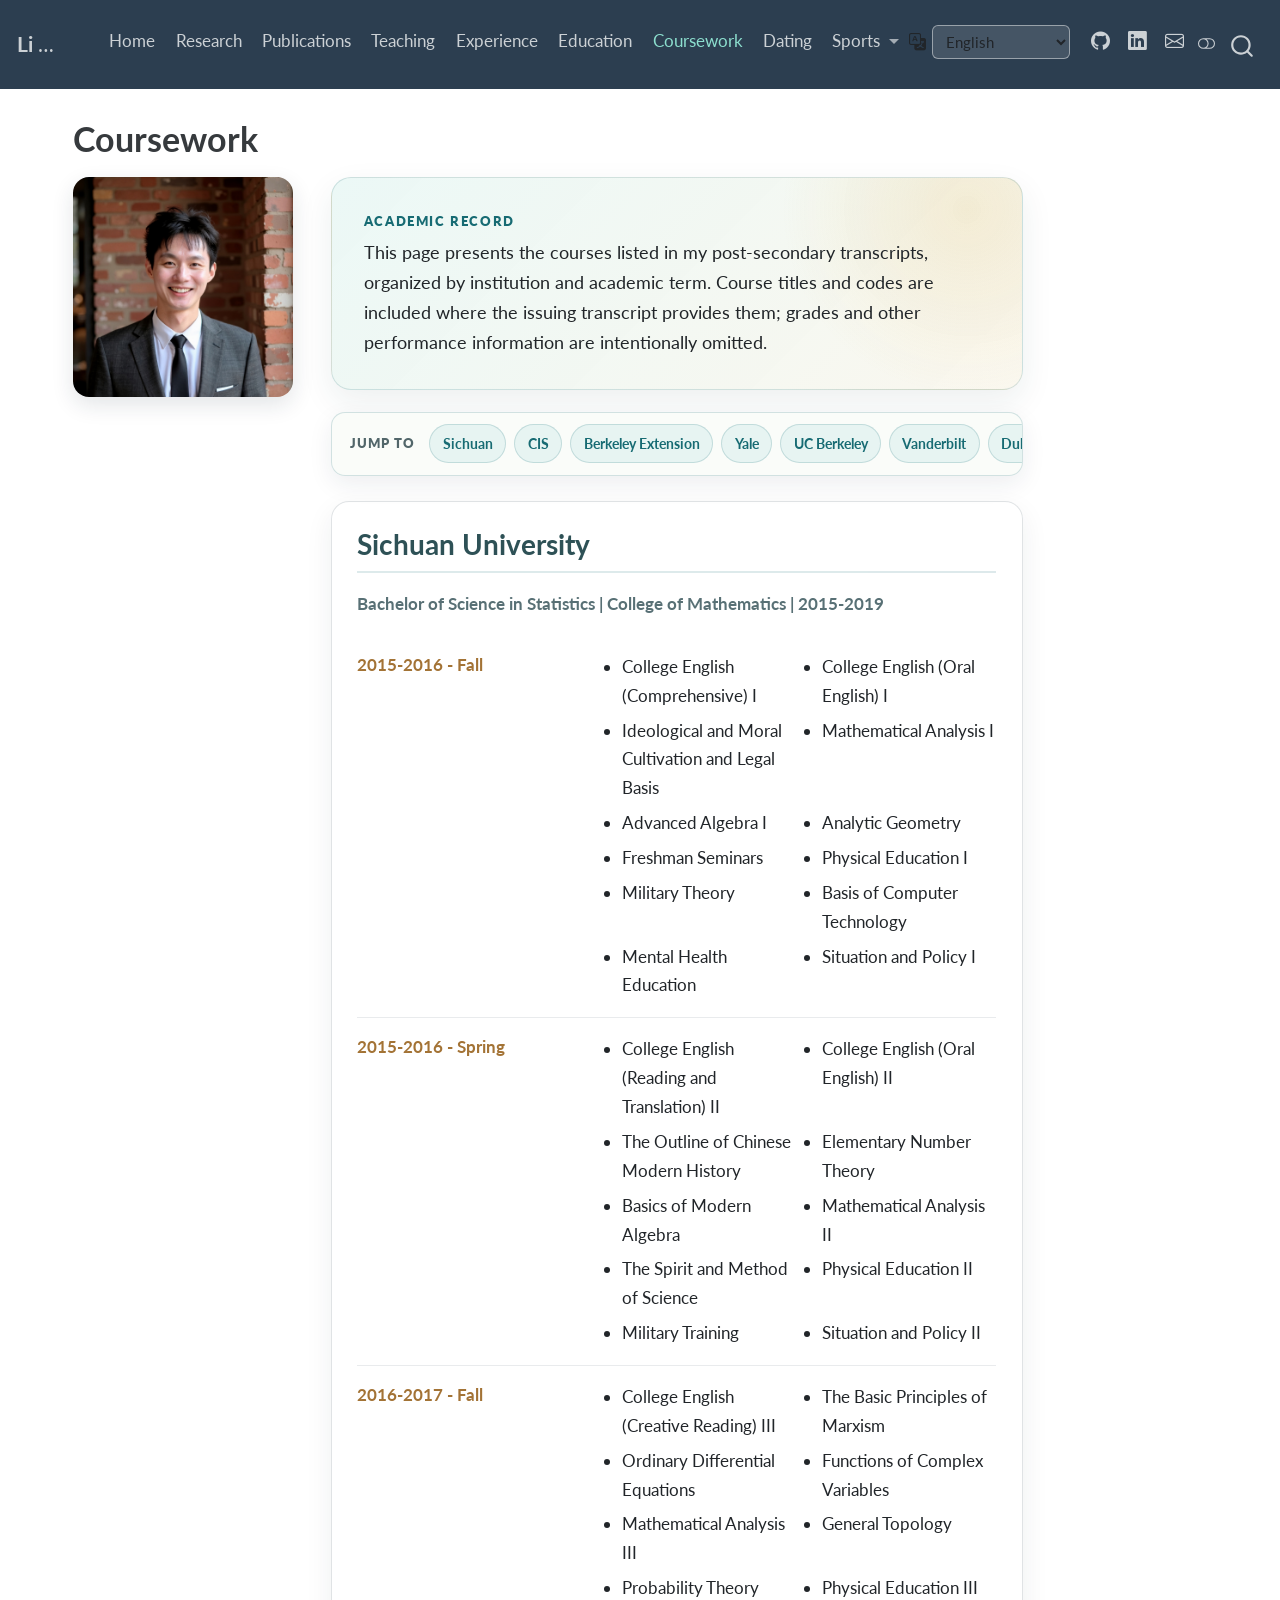
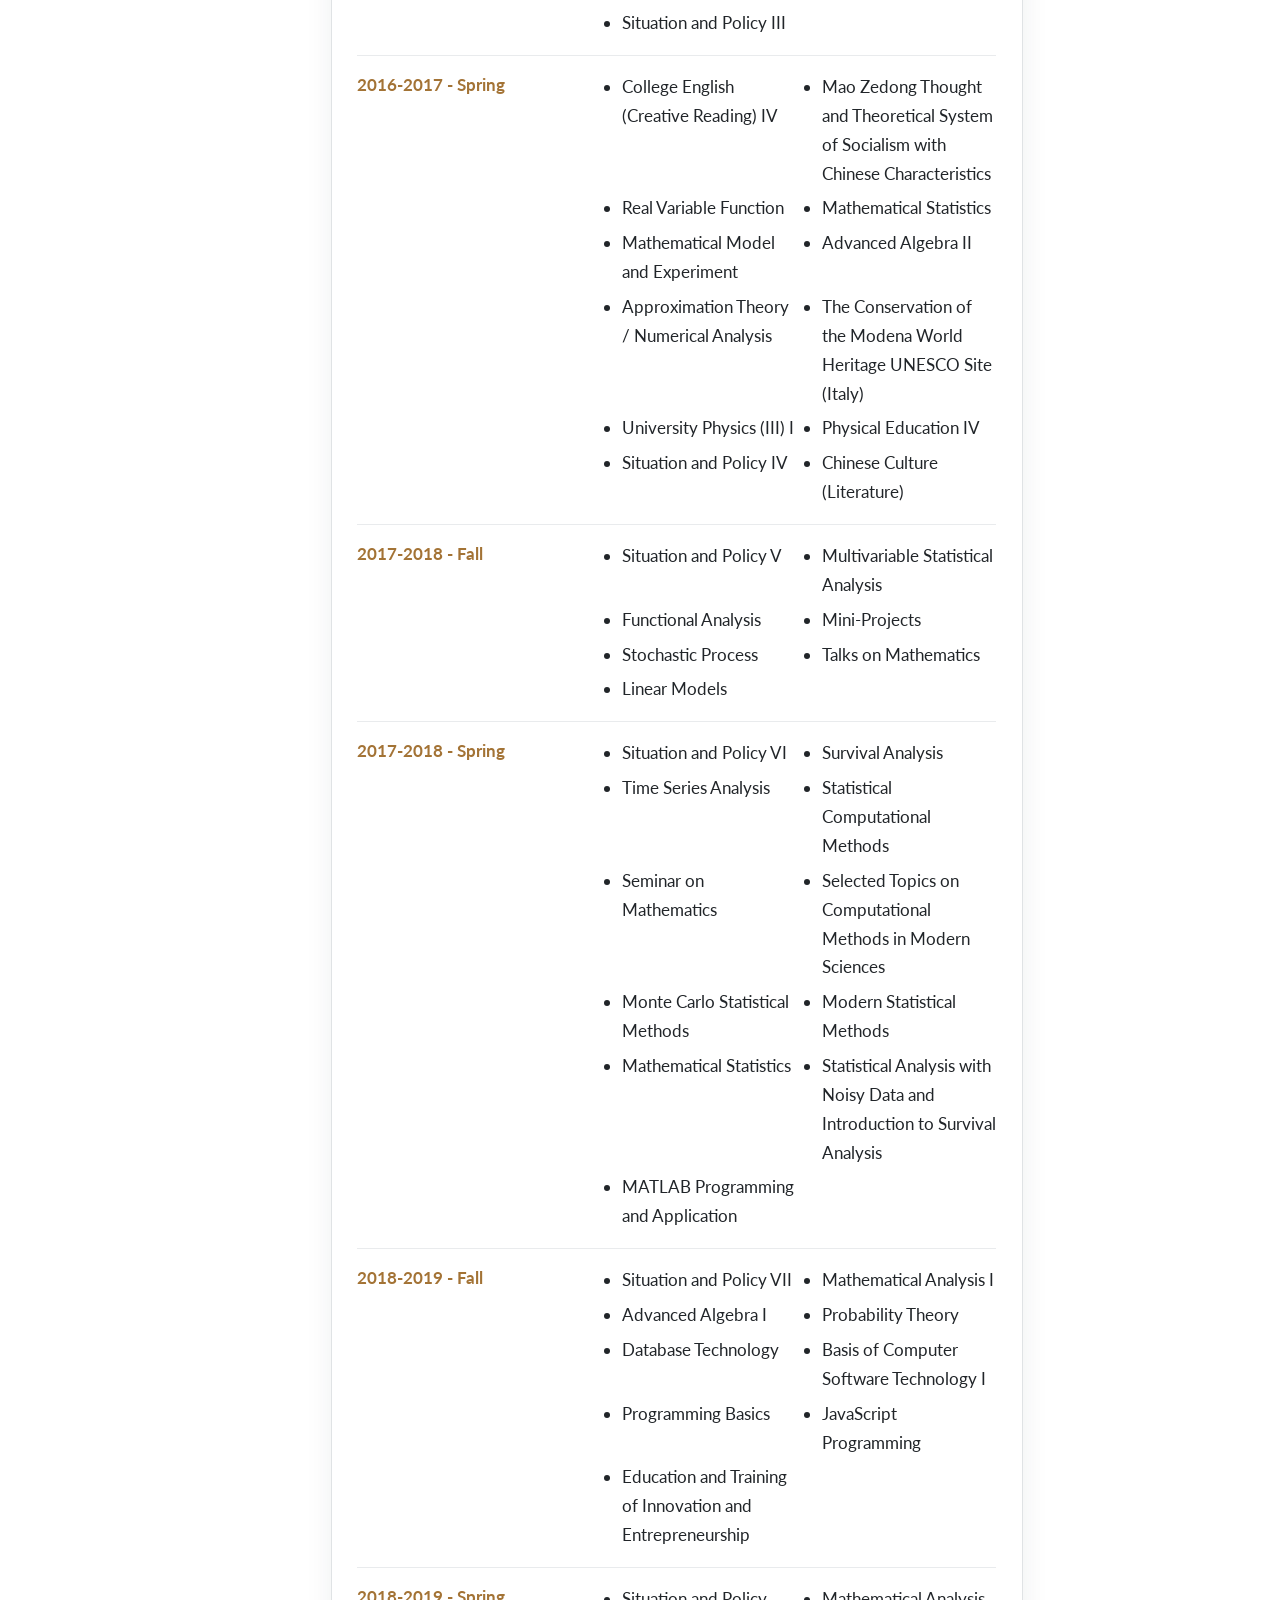
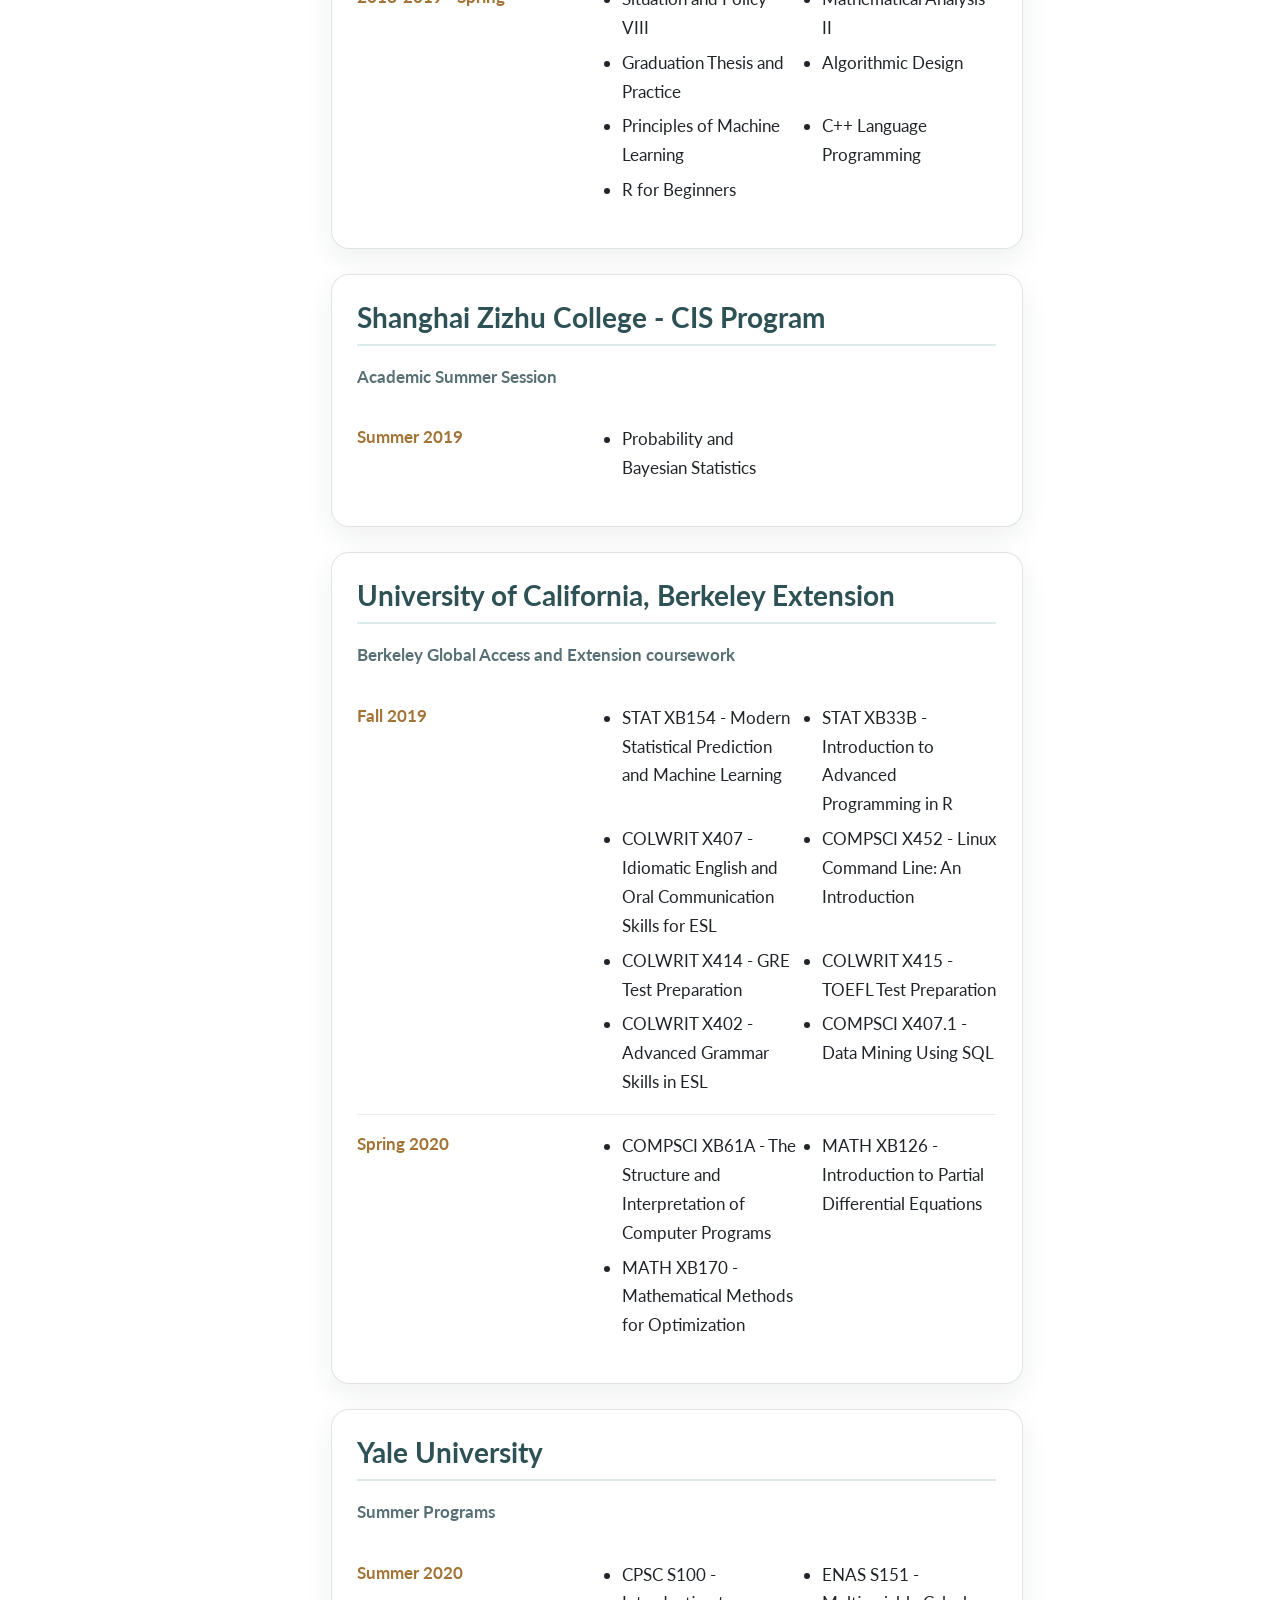
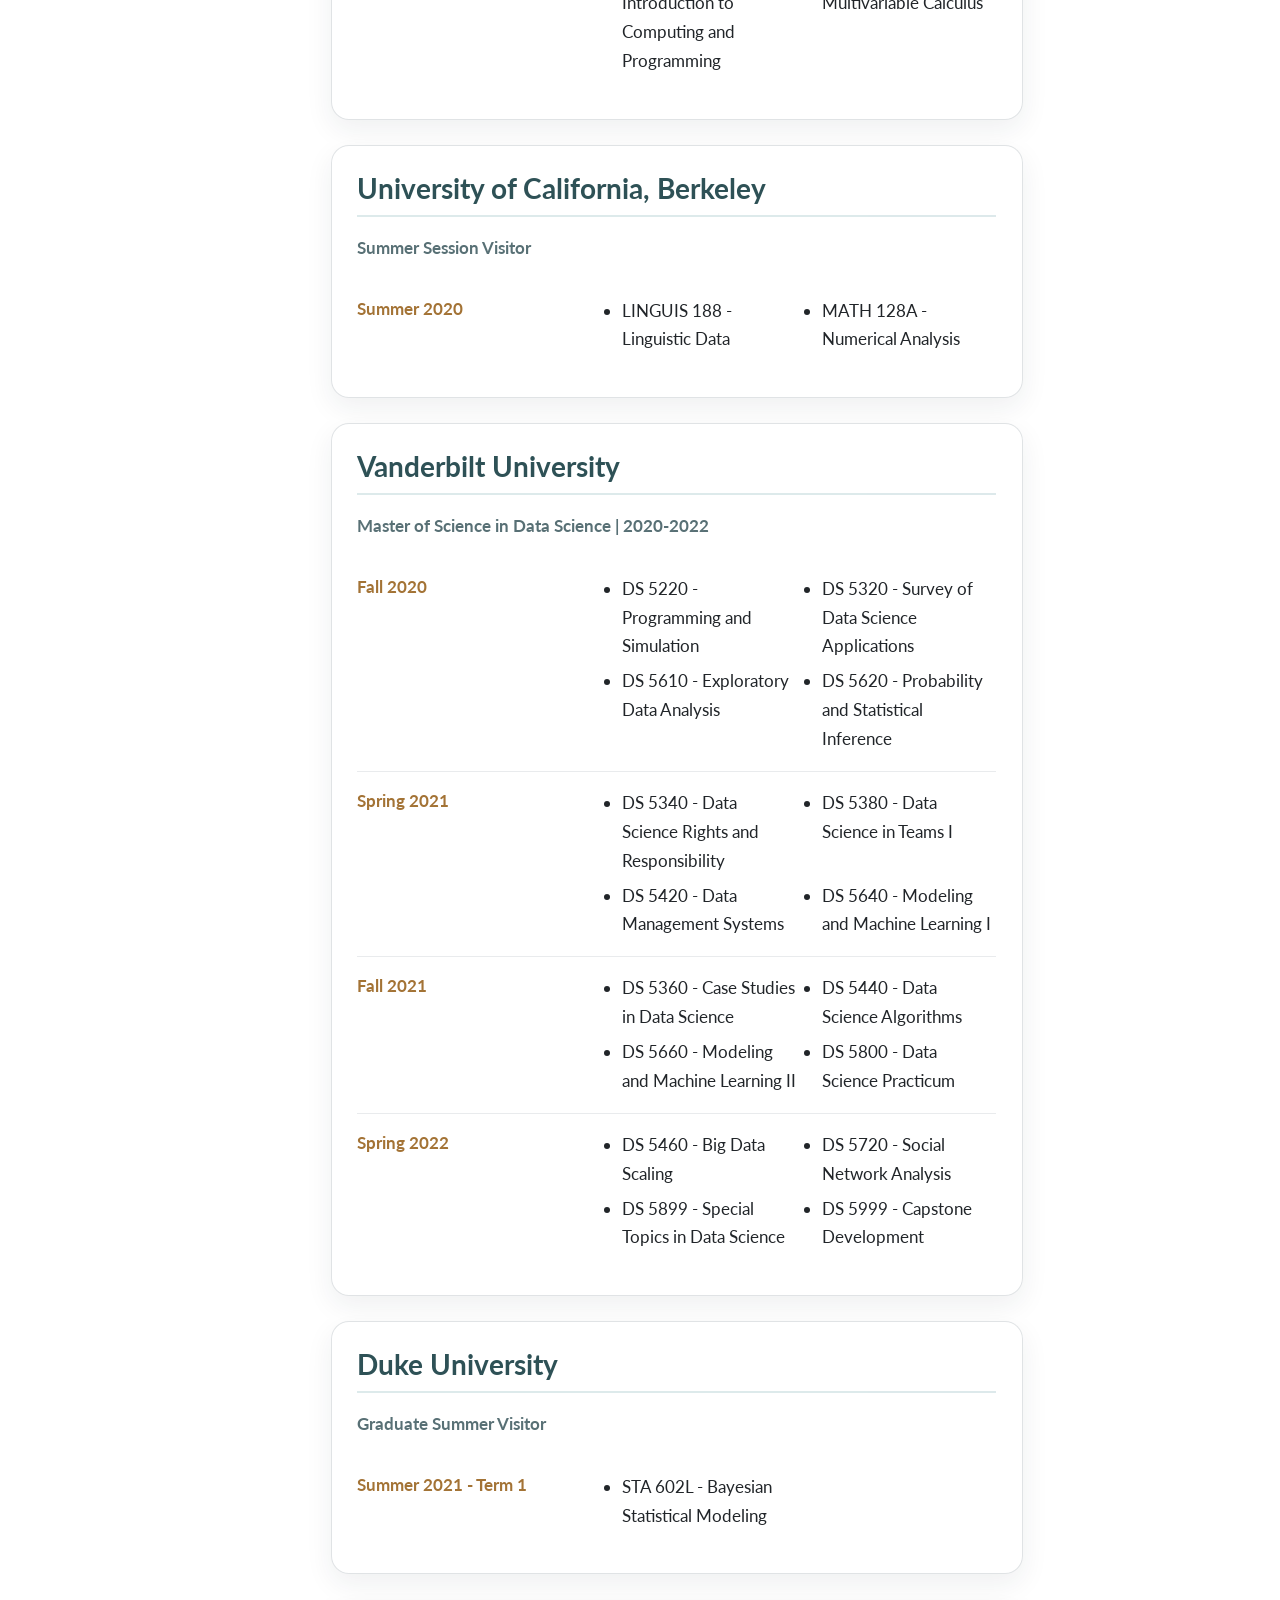
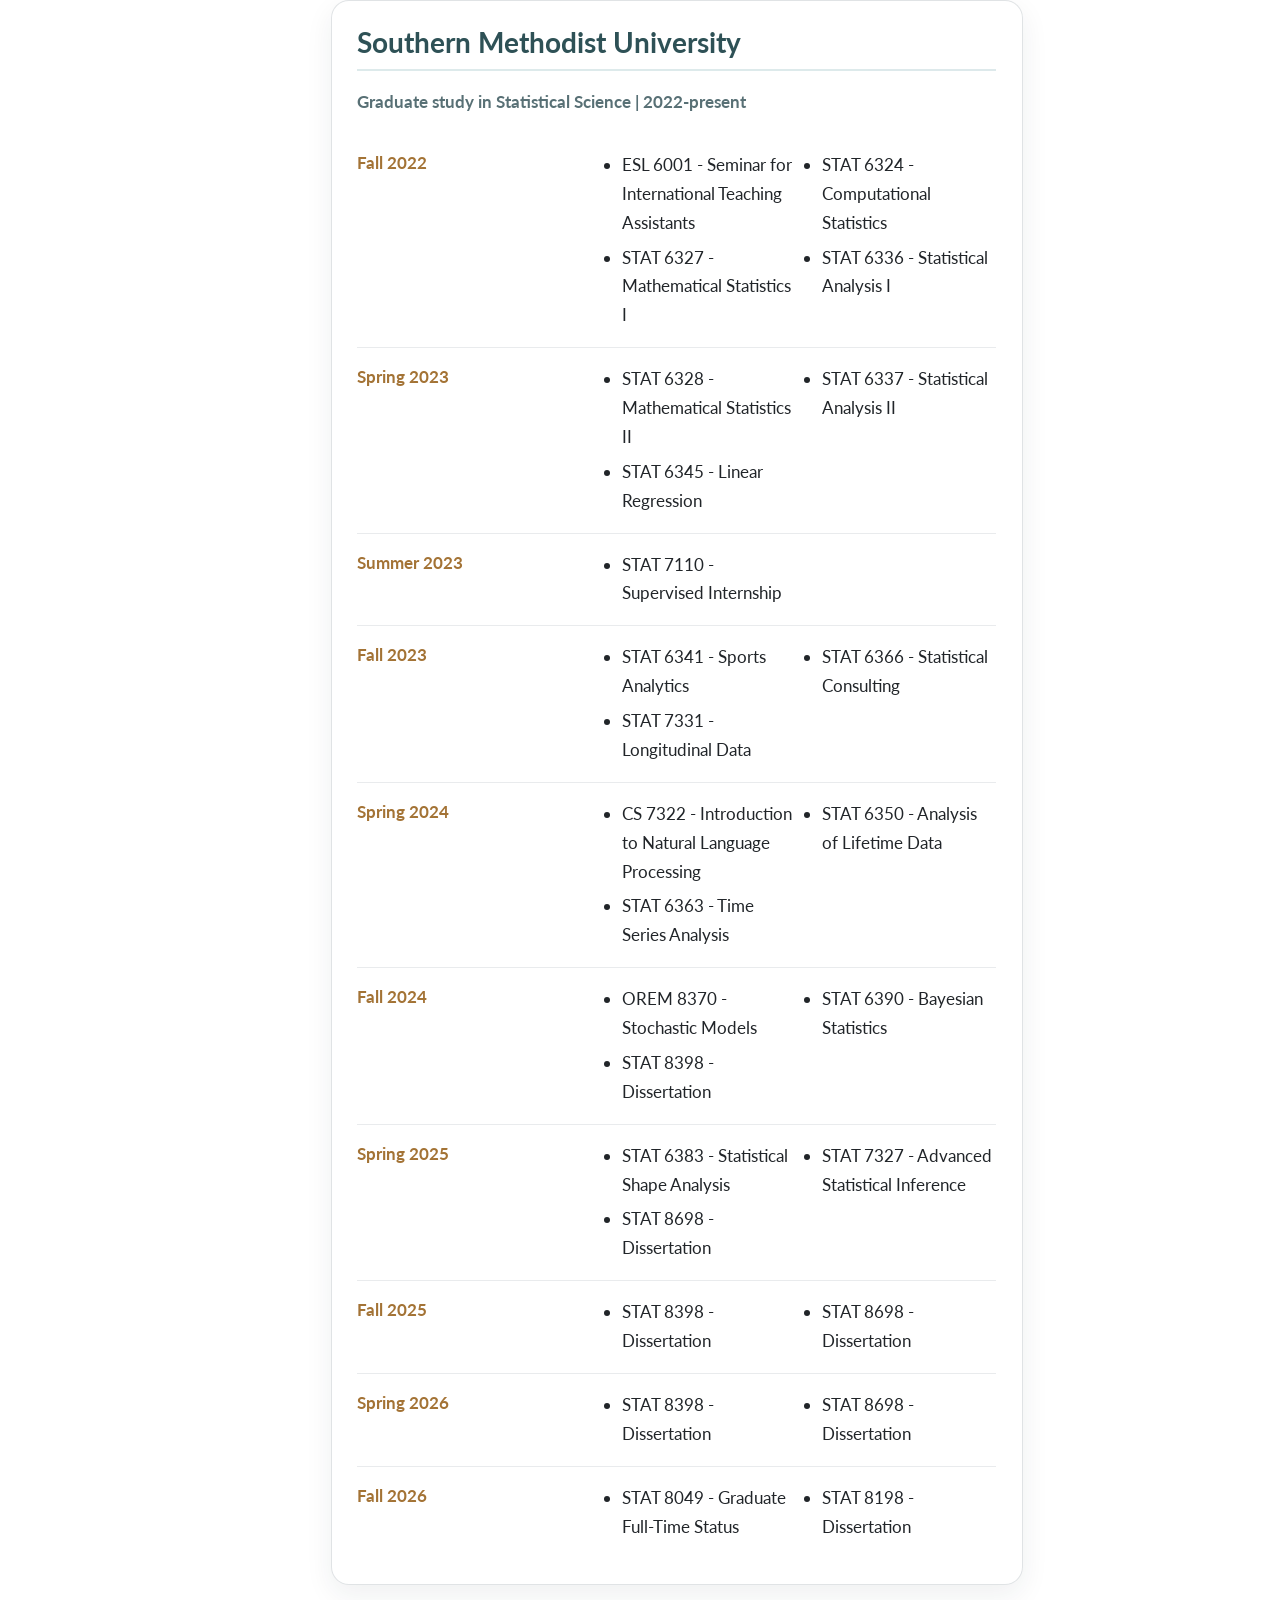
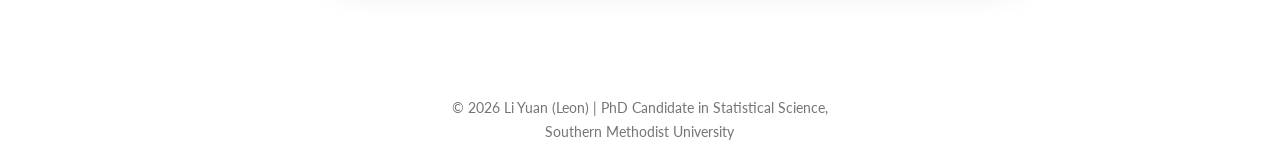
<file: docs/coursework.html>
<!DOCTYPE html>
<html xmlns="http://www.w3.org/1999/xhtml" lang="en" xml:lang="en"><head>

<meta charset="utf-8">
<meta name="generator" content="quarto-1.3.450">

<meta name="viewport" content="width=device-width, initial-scale=1.0, user-scalable=yes">


<title>Li Yuan - Coursework</title>
<style>
code{white-space: pre-wrap;}
span.smallcaps{font-variant: small-caps;}
div.columns{display: flex; gap: min(4vw, 1.5em);}
div.column{flex: auto; overflow-x: auto;}
div.hanging-indent{margin-left: 1.5em; text-indent: -1.5em;}
ul.task-list{list-style: none;}
ul.task-list li input[type="checkbox"] {
  width: 0.8em;
  margin: 0 0.8em 0.2em -1em; /* quarto-specific, see https://github.com/quarto-dev/quarto-cli/issues/4556 */ 
  vertical-align: middle;
}
</style>


<script src="site_libs/quarto-nav/quarto-nav.js"></script>
<script src="site_libs/quarto-nav/headroom.min.js"></script>
<script src="site_libs/clipboard/clipboard.min.js"></script>
<script src="site_libs/quarto-search/autocomplete.umd.js"></script>
<script src="site_libs/quarto-search/fuse.min.js"></script>
<script src="site_libs/quarto-search/quarto-search.js"></script>
<meta name="quarto:offset" content="./">
<script src="site_libs/quarto-html/quarto.js"></script>
<script src="site_libs/quarto-html/popper.min.js"></script>
<script src="site_libs/quarto-html/tippy.umd.min.js"></script>
<script src="site_libs/quarto-html/anchor.min.js"></script>
<link href="site_libs/quarto-html/tippy.css" rel="stylesheet">
<link href="site_libs/quarto-html/quarto-syntax-highlighting.css" rel="stylesheet" class="quarto-color-scheme" id="quarto-text-highlighting-styles">
<link href="site_libs/quarto-html/quarto-syntax-highlighting-dark.css" rel="prefetch" class="quarto-color-scheme quarto-color-alternate" id="quarto-text-highlighting-styles">
<script src="site_libs/bootstrap/bootstrap.min.js"></script>
<link href="site_libs/bootstrap/bootstrap-icons.css" rel="stylesheet">
<link href="site_libs/bootstrap/bootstrap.min.css" rel="stylesheet" class="quarto-color-scheme" id="quarto-bootstrap" data-mode="light">
<link href="site_libs/bootstrap/bootstrap-dark.min.css" rel="prefetch" class="quarto-color-scheme quarto-color-alternate" id="quarto-bootstrap" data-mode="dark">
<script id="quarto-search-options" type="application/json">{
  "location": "navbar",
  "copy-button": false,
  "collapse-after": 3,
  "panel-placement": "end",
  "type": "overlay",
  "limit": 20,
  "language": {
    "search-no-results-text": "No results",
    "search-matching-documents-text": "matching documents",
    "search-copy-link-title": "Copy link to search",
    "search-hide-matches-text": "Hide additional matches",
    "search-more-match-text": "more match in this document",
    "search-more-matches-text": "more matches in this document",
    "search-clear-button-title": "Clear",
    "search-detached-cancel-button-title": "Cancel",
    "search-submit-button-title": "Submit",
    "search-label": "Search"
  }
}</script>
<!-- Privacy-friendly analytics by Plausible -->
<script async="" src="https://plausible.io/js/pa-gqNCaIdhxq-45BBahy_wl.js"></script>
<script>
  window.plausible=window.plausible||function(){(plausible.q=plausible.q||[]).push(arguments)},plausible.init=plausible.init||function(i){plausible.o=i||{}};
  plausible.init()
</script>


<link rel="stylesheet" href="styles.css">
</head>

<body class="nav-fixed">

<div id="quarto-search-results"></div>
  <header id="quarto-header" class="headroom fixed-top">
    <nav class="navbar navbar-expand-lg navbar-dark ">
      <div class="navbar-container container-fluid">
      <div class="navbar-brand-container">
    <a class="navbar-brand" href="./index.html">
    <span class="navbar-title">Li Yuan</span>
    </a>
  </div>
            <div id="quarto-search" class="" title="Search"></div>
          <button class="navbar-toggler" type="button" data-bs-toggle="collapse" data-bs-target="#navbarCollapse" aria-controls="navbarCollapse" aria-expanded="false" aria-label="Toggle navigation" onclick="if (window.quartoToggleHeadroom) { window.quartoToggleHeadroom(); }">
  <span class="navbar-toggler-icon"></span>
</button>
          <div class="collapse navbar-collapse" id="navbarCollapse">
            <ul class="navbar-nav navbar-nav-scroll me-auto">
  <li class="nav-item">
    <a class="nav-link" href="./index.html" rel="" target="">
 <span class="menu-text">Home</span></a>
  </li>  
  <li class="nav-item">
    <a class="nav-link" href="./research.html" rel="" target="">
 <span class="menu-text">Research</span></a>
  </li>  
  <li class="nav-item">
    <a class="nav-link" href="./publications.html" rel="" target="">
 <span class="menu-text">Publications</span></a>
  </li>  
  <li class="nav-item">
    <a class="nav-link" href="./teaching.html" rel="" target="">
 <span class="menu-text">Teaching</span></a>
  </li>  
  <li class="nav-item">
    <a class="nav-link" href="./experience.html" rel="" target="">
 <span class="menu-text">Experience</span></a>
  </li>  
  <li class="nav-item">
    <a class="nav-link" href="./education.html" rel="" target="">
 <span class="menu-text">Education</span></a>
  </li>  
  <li class="nav-item">
    <a class="nav-link active" href="./coursework.html" rel="" target="" aria-current="page">
 <span class="menu-text">Coursework</span></a>
  </li>  
  <li class="nav-item">
    <a class="nav-link" href="./dating.html" rel="" target="">
 <span class="menu-text">Dating</span></a>
  </li>  
  <li class="nav-item dropdown ">
    <a class="nav-link dropdown-toggle" href="#" id="nav-menu-sports" role="button" data-bs-toggle="dropdown" aria-expanded="false" rel="" target="">
 <span class="menu-text">Sports</span>
    </a>
    <ul class="dropdown-menu" aria-labelledby="nav-menu-sports">    
        <li>
    <a class="dropdown-item" href="./sports.html" rel="" target="">
 <span class="dropdown-text">Sports Overview</span></a>
  </li>  
        <li>
    <a class="dropdown-item" href="./sports.html#archery" rel="" target="">
 <span class="dropdown-text">Archery</span></a>
  </li>  
        <li>
    <a class="dropdown-item" href="./sports.html#golf" rel="" target="">
 <span class="dropdown-text">Golf</span></a>
  </li>  
        <li>
    <a class="dropdown-item" href="./sports.html#cycling" rel="" target="">
 <span class="dropdown-text">Cycling</span></a>
  </li>  
        <li>
    <a class="dropdown-item" href="./sports.html#swimming" rel="" target="">
 <span class="dropdown-text">Swimming</span></a>
  </li>  
        <li>
    <a class="dropdown-item" href="./sports.html#climbing" rel="" target="">
 <span class="dropdown-text">Climbing</span></a>
  </li>  
        <li>
    <a class="dropdown-item" href="./sports.html#flight-training" rel="" target="">
 <span class="dropdown-text">Flight Training</span></a>
  </li>  
    </ul>
  </li>
</ul>
            <ul class="navbar-nav navbar-nav-scroll ms-auto">
  <li class="nav-item compact">
    <a class="nav-link" href="https://github.com/LiYuan199701" rel="" target=""><i class="bi bi-github" role="img">
</i> 
 <span class="menu-text"></span></a>
  </li>  
  <li class="nav-item compact">
    <a class="nav-link" href="https://www.linkedin.com/in/leon-king-436309192/" rel="" target=""><i class="bi bi-linkedin" role="img">
</i> 
 <span class="menu-text"></span></a>
  </li>  
  <li class="nav-item compact">
    <a class="nav-link" href="mailto:yuanli@smu.edu" rel="" target=""><i class="bi bi-envelope" role="img">
</i> 
 <span class="menu-text"></span></a>
  </li>  
</ul>
            <div class="quarto-navbar-tools">
  <a href="" class="quarto-color-scheme-toggle quarto-navigation-tool  px-1" onclick="window.quartoToggleColorScheme(); return false;" title="Toggle dark mode"><i class="bi"></i></a>
</div>
          </div> <!-- /navcollapse -->
      </div> <!-- /container-fluid -->
    </nav>
</header>
<!-- content -->
<div id="quarto-content" class="quarto-container page-columns page-rows-contents page-layout-full page-navbar">
<!-- sidebar -->
<!-- margin-sidebar -->
    <div id="quarto-margin-sidebar" class="sidebar margin-sidebar zindex-bottom">
        
    </div>
<!-- main -->
<main class="content column-page" id="quarto-document-content">

<header id="title-block-header" class="quarto-title-block default">
<div class="quarto-title">
<h1 class="title">Coursework</h1>
</div>



<div class="quarto-title-meta">

    
  
    
  </div>
  

</header>

<div class="publications-layout">
<div class="publications-portrait" role="complementary" aria-label="Author portrait">
<p><img src="images/headshots/Headshots/coursework-headshot.jpeg" alt="Professional portrait of Li Yuan (Leon) in front of a brick wall"></p>
</div>
<div class="publications-manuscripts">
<div class="coursework-intro">
<p class="coursework-kicker">
Academic record
</p>
<p>
This page presents the courses listed in my post-secondary transcripts, organized by institution and academic term. Course titles and codes are included where the issuing transcript provides them; grades and other performance information are intentionally omitted.
</p>
</div>
<nav class="coursework-jumpbar" aria-label="Jump to a school">
<span>Jump to</span> <a href="#sichuan-university">Sichuan</a> <a href="#shanghai-zizhu-college">CIS</a> <a href="#uc-berkeley-extension">Berkeley Extension</a> <a href="#yale-university">Yale</a> <a href="#uc-berkeley">UC Berkeley</a> <a href="#vanderbilt-university">Vanderbilt</a> <a href="#duke-university">Duke</a> <a href="#southern-methodist-university">SMU</a>
</nav>
<section id="sichuan-university" class="level2 coursework-school">
<h2 class="anchored" data-anchor-id="sichuan-university">Sichuan University</h2>
<p><strong>Bachelor of Science in Statistics | College of Mathematics | 2015-2019</strong></p>
<section id="fall" class="level3 coursework-term">
<h3 class="anchored" data-anchor-id="fall">2015-2016 - Fall</h3>
<ul>
<li>College English (Comprehensive) I</li>
<li>College English (Oral English) I</li>
<li>Ideological and Moral Cultivation and Legal Basis</li>
<li>Mathematical Analysis I</li>
<li>Advanced Algebra I</li>
<li>Analytic Geometry</li>
<li>Freshman Seminars</li>
<li>Physical Education I</li>
<li>Military Theory</li>
<li>Basis of Computer Technology</li>
<li>Mental Health Education</li>
<li>Situation and Policy I</li>
</ul>
</section>
<section id="spring" class="level3 coursework-term">
<h3 class="anchored" data-anchor-id="spring">2015-2016 - Spring</h3>
<ul>
<li>College English (Reading and Translation) II</li>
<li>College English (Oral English) II</li>
<li>The Outline of Chinese Modern History</li>
<li>Elementary Number Theory</li>
<li>Basics of Modern Algebra</li>
<li>Mathematical Analysis II</li>
<li>The Spirit and Method of Science</li>
<li>Physical Education II</li>
<li>Military Training</li>
<li>Situation and Policy II</li>
</ul>
</section>
<section id="fall-1" class="level3 coursework-term">
<h3 class="anchored" data-anchor-id="fall-1">2016-2017 - Fall</h3>
<ul>
<li>College English (Creative Reading) III</li>
<li>The Basic Principles of Marxism</li>
<li>Ordinary Differential Equations</li>
<li>Functions of Complex Variables</li>
<li>Mathematical Analysis III</li>
<li>General Topology</li>
<li>Probability Theory</li>
<li>Physical Education III</li>
<li>Situation and Policy III</li>
</ul>
</section>
<section id="spring-1" class="level3 coursework-term">
<h3 class="anchored" data-anchor-id="spring-1">2016-2017 - Spring</h3>
<ul>
<li>College English (Creative Reading) IV</li>
<li>Mao Zedong Thought and Theoretical System of Socialism with Chinese Characteristics</li>
<li>Real Variable Function</li>
<li>Mathematical Statistics</li>
<li>Mathematical Model and Experiment</li>
<li>Advanced Algebra II</li>
<li>Approximation Theory / Numerical Analysis</li>
<li>The Conservation of the Modena World Heritage UNESCO Site (Italy)</li>
<li>University Physics (III) I</li>
<li>Physical Education IV</li>
<li>Situation and Policy IV</li>
<li>Chinese Culture (Literature)</li>
</ul>
</section>
<section id="fall-2" class="level3 coursework-term">
<h3 class="anchored" data-anchor-id="fall-2">2017-2018 - Fall</h3>
<ul>
<li>Situation and Policy V</li>
<li>Multivariable Statistical Analysis</li>
<li>Functional Analysis</li>
<li>Mini-Projects</li>
<li>Stochastic Process</li>
<li>Talks on Mathematics</li>
<li>Linear Models</li>
</ul>
</section>
<section id="spring-2" class="level3 coursework-term">
<h3 class="anchored" data-anchor-id="spring-2">2017-2018 - Spring</h3>
<ul>
<li>Situation and Policy VI</li>
<li>Survival Analysis</li>
<li>Time Series Analysis</li>
<li>Statistical Computational Methods</li>
<li>Seminar on Mathematics</li>
<li>Selected Topics on Computational Methods in Modern Sciences</li>
<li>Monte Carlo Statistical Methods</li>
<li>Modern Statistical Methods</li>
<li>Mathematical Statistics</li>
<li>Statistical Analysis with Noisy Data and Introduction to Survival Analysis</li>
<li>MATLAB Programming and Application</li>
</ul>
</section>
<section id="fall-3" class="level3 coursework-term">
<h3 class="anchored" data-anchor-id="fall-3">2018-2019 - Fall</h3>
<ul>
<li>Situation and Policy VII</li>
<li>Mathematical Analysis I</li>
<li>Advanced Algebra I</li>
<li>Probability Theory</li>
<li>Database Technology</li>
<li>Basis of Computer Software Technology I</li>
<li>Programming Basics</li>
<li>JavaScript Programming</li>
<li>Education and Training of Innovation and Entrepreneurship</li>
</ul>
</section>
<section id="spring-3" class="level3 coursework-term">
<h3 class="anchored" data-anchor-id="spring-3">2018-2019 - Spring</h3>
<ul>
<li>Situation and Policy VIII</li>
<li>Mathematical Analysis II</li>
<li>Graduation Thesis and Practice</li>
<li>Algorithmic Design</li>
<li>Principles of Machine Learning</li>
<li>C++ Language Programming</li>
<li>R for Beginners</li>
</ul>
</section>
</section>
<section id="shanghai-zizhu-college" class="level2 coursework-school">
<h2 class="anchored" data-anchor-id="shanghai-zizhu-college">Shanghai Zizhu College - CIS Program</h2>
<p><strong>Academic Summer Session</strong></p>
<section id="summer-2019" class="level3 coursework-term">
<h3 class="anchored" data-anchor-id="summer-2019">Summer 2019</h3>
<ul>
<li>Probability and Bayesian Statistics</li>
</ul>
</section>
</section>
<section id="uc-berkeley-extension" class="level2 coursework-school">
<h2 class="anchored" data-anchor-id="uc-berkeley-extension">University of California, Berkeley Extension</h2>
<p><strong>Berkeley Global Access and Extension coursework</strong></p>
<section id="fall-2019" class="level3 coursework-term">
<h3 class="anchored" data-anchor-id="fall-2019">Fall 2019</h3>
<ul>
<li>STAT XB154 - Modern Statistical Prediction and Machine Learning</li>
<li>STAT XB33B - Introduction to Advanced Programming in R</li>
<li>COLWRIT X407 - Idiomatic English and Oral Communication Skills for ESL</li>
<li>COMPSCI X452 - Linux Command Line: An Introduction</li>
<li>COLWRIT X414 - GRE Test Preparation</li>
<li>COLWRIT X415 - TOEFL Test Preparation</li>
<li>COLWRIT X402 - Advanced Grammar Skills in ESL</li>
<li>COMPSCI X407.1 - Data Mining Using SQL</li>
</ul>
</section>
<section id="spring-2020" class="level3 coursework-term">
<h3 class="anchored" data-anchor-id="spring-2020">Spring 2020</h3>
<ul>
<li>COMPSCI XB61A - The Structure and Interpretation of Computer Programs</li>
<li>MATH XB126 - Introduction to Partial Differential Equations</li>
<li>MATH XB170 - Mathematical Methods for Optimization</li>
</ul>
</section>
</section>
<section id="yale-university" class="level2 coursework-school">
<h2 class="anchored" data-anchor-id="yale-university">Yale University</h2>
<p><strong>Summer Programs</strong></p>
<section id="summer-2020" class="level3 coursework-term">
<h3 class="anchored" data-anchor-id="summer-2020">Summer 2020</h3>
<ul>
<li>CPSC S100 - Introduction to Computing and Programming</li>
<li>ENAS S151 - Multivariable Calculus</li>
</ul>
</section>
</section>
<section id="uc-berkeley" class="level2 coursework-school">
<h2 class="anchored" data-anchor-id="uc-berkeley">University of California, Berkeley</h2>
<p><strong>Summer Session Visitor</strong></p>
<section id="summer-2020-1" class="level3 coursework-term">
<h3 class="anchored" data-anchor-id="summer-2020-1">Summer 2020</h3>
<ul>
<li>LINGUIS 188 - Linguistic Data</li>
<li>MATH 128A - Numerical Analysis</li>
</ul>
</section>
</section>
<section id="vanderbilt-university" class="level2 coursework-school">
<h2 class="anchored" data-anchor-id="vanderbilt-university">Vanderbilt University</h2>
<p><strong>Master of Science in Data Science | 2020-2022</strong></p>
<section id="fall-2020" class="level3 coursework-term">
<h3 class="anchored" data-anchor-id="fall-2020">Fall 2020</h3>
<ul>
<li>DS 5220 - Programming and Simulation</li>
<li>DS 5320 - Survey of Data Science Applications</li>
<li>DS 5610 - Exploratory Data Analysis</li>
<li>DS 5620 - Probability and Statistical Inference</li>
</ul>
</section>
<section id="spring-2021" class="level3 coursework-term">
<h3 class="anchored" data-anchor-id="spring-2021">Spring 2021</h3>
<ul>
<li>DS 5340 - Data Science Rights and Responsibility</li>
<li>DS 5380 - Data Science in Teams I</li>
<li>DS 5420 - Data Management Systems</li>
<li>DS 5640 - Modeling and Machine Learning I</li>
</ul>
</section>
<section id="fall-2021" class="level3 coursework-term">
<h3 class="anchored" data-anchor-id="fall-2021">Fall 2021</h3>
<ul>
<li>DS 5360 - Case Studies in Data Science</li>
<li>DS 5440 - Data Science Algorithms</li>
<li>DS 5660 - Modeling and Machine Learning II</li>
<li>DS 5800 - Data Science Practicum</li>
</ul>
</section>
<section id="spring-2022" class="level3 coursework-term">
<h3 class="anchored" data-anchor-id="spring-2022">Spring 2022</h3>
<ul>
<li>DS 5460 - Big Data Scaling</li>
<li>DS 5720 - Social Network Analysis</li>
<li>DS 5899 - Special Topics in Data Science</li>
<li>DS 5999 - Capstone Development</li>
</ul>
</section>
</section>
<section id="duke-university" class="level2 coursework-school">
<h2 class="anchored" data-anchor-id="duke-university">Duke University</h2>
<p><strong>Graduate Summer Visitor</strong></p>
<section id="summer-2021---term-1" class="level3 coursework-term">
<h3 class="anchored" data-anchor-id="summer-2021---term-1">Summer 2021 - Term 1</h3>
<ul>
<li>STA 602L - Bayesian Statistical Modeling</li>
</ul>
</section>
</section>
<section id="southern-methodist-university" class="level2 coursework-school">
<h2 class="anchored" data-anchor-id="southern-methodist-university">Southern Methodist University</h2>
<p><strong>Graduate study in Statistical Science | 2022-present</strong></p>
<section id="fall-2022" class="level3 coursework-term">
<h3 class="anchored" data-anchor-id="fall-2022">Fall 2022</h3>
<ul>
<li>ESL 6001 - Seminar for International Teaching Assistants</li>
<li>STAT 6324 - Computational Statistics</li>
<li>STAT 6327 - Mathematical Statistics I</li>
<li>STAT 6336 - Statistical Analysis I</li>
</ul>
</section>
<section id="spring-2023" class="level3 coursework-term">
<h3 class="anchored" data-anchor-id="spring-2023">Spring 2023</h3>
<ul>
<li>STAT 6328 - Mathematical Statistics II</li>
<li>STAT 6337 - Statistical Analysis II</li>
<li>STAT 6345 - Linear Regression</li>
</ul>
</section>
<section id="summer-2023" class="level3 coursework-term">
<h3 class="anchored" data-anchor-id="summer-2023">Summer 2023</h3>
<ul>
<li>STAT 7110 - Supervised Internship</li>
</ul>
</section>
<section id="fall-2023" class="level3 coursework-term">
<h3 class="anchored" data-anchor-id="fall-2023">Fall 2023</h3>
<ul>
<li>STAT 6341 - Sports Analytics</li>
<li>STAT 6366 - Statistical Consulting</li>
<li>STAT 7331 - Longitudinal Data</li>
</ul>
</section>
<section id="spring-2024" class="level3 coursework-term">
<h3 class="anchored" data-anchor-id="spring-2024">Spring 2024</h3>
<ul>
<li>CS 7322 - Introduction to Natural Language Processing</li>
<li>STAT 6350 - Analysis of Lifetime Data</li>
<li>STAT 6363 - Time Series Analysis</li>
</ul>
</section>
<section id="fall-2024" class="level3 coursework-term">
<h3 class="anchored" data-anchor-id="fall-2024">Fall 2024</h3>
<ul>
<li>OREM 8370 - Stochastic Models</li>
<li>STAT 6390 - Bayesian Statistics</li>
<li>STAT 8398 - Dissertation</li>
</ul>
</section>
<section id="spring-2025" class="level3 coursework-term">
<h3 class="anchored" data-anchor-id="spring-2025">Spring 2025</h3>
<ul>
<li>STAT 6383 - Statistical Shape Analysis</li>
<li>STAT 7327 - Advanced Statistical Inference</li>
<li>STAT 8698 - Dissertation</li>
</ul>
</section>
<section id="fall-2025" class="level3 coursework-term">
<h3 class="anchored" data-anchor-id="fall-2025">Fall 2025</h3>
<ul>
<li>STAT 8398 - Dissertation</li>
<li>STAT 8698 - Dissertation</li>
</ul>
</section>
<section id="spring-2026" class="level3 coursework-term">
<h3 class="anchored" data-anchor-id="spring-2026">Spring 2026</h3>
<ul>
<li>STAT 8398 - Dissertation</li>
<li>STAT 8698 - Dissertation</li>
</ul>
</section>
<section id="fall-2026" class="level3 coursework-term">
<h3 class="anchored" data-anchor-id="fall-2026">Fall 2026</h3>
<ul>
<li>STAT 8049 - Graduate Full-Time Status</li>
<li>STAT 8198 - Dissertation</li>
</ul>
</section>
</section>
</div>
</div>



</main> <!-- /main -->
<script src="language-switcher.js"></script>
<script id="quarto-html-after-body" type="application/javascript">
window.document.addEventListener("DOMContentLoaded", function (event) {
  const toggleBodyColorMode = (bsSheetEl) => {
    const mode = bsSheetEl.getAttribute("data-mode");
    const bodyEl = window.document.querySelector("body");
    if (mode === "dark") {
      bodyEl.classList.add("quarto-dark");
      bodyEl.classList.remove("quarto-light");
    } else {
      bodyEl.classList.add("quarto-light");
      bodyEl.classList.remove("quarto-dark");
    }
  }
  const toggleBodyColorPrimary = () => {
    const bsSheetEl = window.document.querySelector("link#quarto-bootstrap");
    if (bsSheetEl) {
      toggleBodyColorMode(bsSheetEl);
    }
  }
  toggleBodyColorPrimary();  
  const disableStylesheet = (stylesheets) => {
    for (let i=0; i < stylesheets.length; i++) {
      const stylesheet = stylesheets[i];
      stylesheet.rel = 'prefetch';
    }
  }
  const enableStylesheet = (stylesheets) => {
    for (let i=0; i < stylesheets.length; i++) {
      const stylesheet = stylesheets[i];
      stylesheet.rel = 'stylesheet';
    }
  }
  const manageTransitions = (selector, allowTransitions) => {
    const els = window.document.querySelectorAll(selector);
    for (let i=0; i < els.length; i++) {
      const el = els[i];
      if (allowTransitions) {
        el.classList.remove('notransition');
      } else {
        el.classList.add('notransition');
      }
    }
  }
  const toggleColorMode = (alternate) => {
    // Switch the stylesheets
    const alternateStylesheets = window.document.querySelectorAll('link.quarto-color-scheme.quarto-color-alternate');
    manageTransitions('#quarto-margin-sidebar .nav-link', false);
    if (alternate) {
      enableStylesheet(alternateStylesheets);
      for (const sheetNode of alternateStylesheets) {
        if (sheetNode.id === "quarto-bootstrap") {
          toggleBodyColorMode(sheetNode);
        }
      }
    } else {
      disableStylesheet(alternateStylesheets);
      toggleBodyColorPrimary();
    }
    manageTransitions('#quarto-margin-sidebar .nav-link', true);
    // Switch the toggles
    const toggles = window.document.querySelectorAll('.quarto-color-scheme-toggle');
    for (let i=0; i < toggles.length; i++) {
      const toggle = toggles[i];
      if (toggle) {
        if (alternate) {
          toggle.classList.add("alternate");     
        } else {
          toggle.classList.remove("alternate");
        }
      }
    }
    // Hack to workaround the fact that safari doesn't
    // properly recolor the scrollbar when toggling (#1455)
    if (navigator.userAgent.indexOf('Safari') > 0 && navigator.userAgent.indexOf('Chrome') == -1) {
      manageTransitions("body", false);
      window.scrollTo(0, 1);
      setTimeout(() => {
        window.scrollTo(0, 0);
        manageTransitions("body", true);
      }, 40);  
    }
  }
  const isFileUrl = () => { 
    return window.location.protocol === 'file:';
  }
  const hasAlternateSentinel = () => {  
    let styleSentinel = getColorSchemeSentinel();
    if (styleSentinel !== null) {
      return styleSentinel === "alternate";
    } else {
      return false;
    }
  }
  const setStyleSentinel = (alternate) => {
    const value = alternate ? "alternate" : "default";
    if (!isFileUrl()) {
      window.localStorage.setItem("quarto-color-scheme", value);
    } else {
      localAlternateSentinel = value;
    }
  }
  const getColorSchemeSentinel = () => {
    if (!isFileUrl()) {
      const storageValue = window.localStorage.getItem("quarto-color-scheme");
      return storageValue != null ? storageValue : localAlternateSentinel;
    } else {
      return localAlternateSentinel;
    }
  }
  let localAlternateSentinel = 'default';
  // Dark / light mode switch
  window.quartoToggleColorScheme = () => {
    // Read the current dark / light value 
    let toAlternate = !hasAlternateSentinel();
    toggleColorMode(toAlternate);
    setStyleSentinel(toAlternate);
  };
  // Ensure there is a toggle, if there isn't float one in the top right
  if (window.document.querySelector('.quarto-color-scheme-toggle') === null) {
    const a = window.document.createElement('a');
    a.classList.add('top-right');
    a.classList.add('quarto-color-scheme-toggle');
    a.href = "";
    a.onclick = function() { try { window.quartoToggleColorScheme(); } catch {} return false; };
    const i = window.document.createElement("i");
    i.classList.add('bi');
    a.appendChild(i);
    window.document.body.appendChild(a);
  }
  // Switch to dark mode if need be
  if (hasAlternateSentinel()) {
    toggleColorMode(true);
  } else {
    toggleColorMode(false);
  }
  const icon = "";
  const anchorJS = new window.AnchorJS();
  anchorJS.options = {
    placement: 'right',
    icon: icon
  };
  anchorJS.add('.anchored');
  const isCodeAnnotation = (el) => {
    for (const clz of el.classList) {
      if (clz.startsWith('code-annotation-')) {                     
        return true;
      }
    }
    return false;
  }
  const clipboard = new window.ClipboardJS('.code-copy-button', {
    text: function(trigger) {
      const codeEl = trigger.previousElementSibling.cloneNode(true);
      for (const childEl of codeEl.children) {
        if (isCodeAnnotation(childEl)) {
          childEl.remove();
        }
      }
      return codeEl.innerText;
    }
  });
  clipboard.on('success', function(e) {
    // button target
    const button = e.trigger;
    // don't keep focus
    button.blur();
    // flash "checked"
    button.classList.add('code-copy-button-checked');
    var currentTitle = button.getAttribute("title");
    button.setAttribute("title", "Copied!");
    let tooltip;
    if (window.bootstrap) {
      button.setAttribute("data-bs-toggle", "tooltip");
      button.setAttribute("data-bs-placement", "left");
      button.setAttribute("data-bs-title", "Copied!");
      tooltip = new bootstrap.Tooltip(button, 
        { trigger: "manual", 
          customClass: "code-copy-button-tooltip",
          offset: [0, -8]});
      tooltip.show();    
    }
    setTimeout(function() {
      if (tooltip) {
        tooltip.hide();
        button.removeAttribute("data-bs-title");
        button.removeAttribute("data-bs-toggle");
        button.removeAttribute("data-bs-placement");
      }
      button.setAttribute("title", currentTitle);
      button.classList.remove('code-copy-button-checked');
    }, 1000);
    // clear code selection
    e.clearSelection();
  });
  function tippyHover(el, contentFn) {
    const config = {
      allowHTML: true,
      content: contentFn,
      maxWidth: 500,
      delay: 100,
      arrow: false,
      appendTo: function(el) {
          return el.parentElement;
      },
      interactive: true,
      interactiveBorder: 10,
      theme: 'quarto',
      placement: 'bottom-start'
    };
    window.tippy(el, config); 
  }
  const noterefs = window.document.querySelectorAll('a[role="doc-noteref"]');
  for (var i=0; i<noterefs.length; i++) {
    const ref = noterefs[i];
    tippyHover(ref, function() {
      // use id or data attribute instead here
      let href = ref.getAttribute('data-footnote-href') || ref.getAttribute('href');
      try { href = new URL(href).hash; } catch {}
      const id = href.replace(/^#\/?/, "");
      const note = window.document.getElementById(id);
      return note.innerHTML;
    });
  }
      let selectedAnnoteEl;
      const selectorForAnnotation = ( cell, annotation) => {
        let cellAttr = 'data-code-cell="' + cell + '"';
        let lineAttr = 'data-code-annotation="' +  annotation + '"';
        const selector = 'span[' + cellAttr + '][' + lineAttr + ']';
        return selector;
      }
      const selectCodeLines = (annoteEl) => {
        const doc = window.document;
        const targetCell = annoteEl.getAttribute("data-target-cell");
        const targetAnnotation = annoteEl.getAttribute("data-target-annotation");
        const annoteSpan = window.document.querySelector(selectorForAnnotation(targetCell, targetAnnotation));
        const lines = annoteSpan.getAttribute("data-code-lines").split(",");
        const lineIds = lines.map((line) => {
          return targetCell + "-" + line;
        })
        let top = null;
        let height = null;
        let parent = null;
        if (lineIds.length > 0) {
            //compute the position of the single el (top and bottom and make a div)
            const el = window.document.getElementById(lineIds[0]);
            top = el.offsetTop;
            height = el.offsetHeight;
            parent = el.parentElement.parentElement;
          if (lineIds.length > 1) {
            const lastEl = window.document.getElementById(lineIds[lineIds.length - 1]);
            const bottom = lastEl.offsetTop + lastEl.offsetHeight;
            height = bottom - top;
          }
          if (top !== null && height !== null && parent !== null) {
            // cook up a div (if necessary) and position it 
            let div = window.document.getElementById("code-annotation-line-highlight");
            if (div === null) {
              div = window.document.createElement("div");
              div.setAttribute("id", "code-annotation-line-highlight");
              div.style.position = 'absolute';
              parent.appendChild(div);
            }
            div.style.top = top - 2 + "px";
            div.style.height = height + 4 + "px";
            let gutterDiv = window.document.getElementById("code-annotation-line-highlight-gutter");
            if (gutterDiv === null) {
              gutterDiv = window.document.createElement("div");
              gutterDiv.setAttribute("id", "code-annotation-line-highlight-gutter");
              gutterDiv.style.position = 'absolute';
              const codeCell = window.document.getElementById(targetCell);
              const gutter = codeCell.querySelector('.code-annotation-gutter');
              gutter.appendChild(gutterDiv);
            }
            gutterDiv.style.top = top - 2 + "px";
            gutterDiv.style.height = height + 4 + "px";
          }
          selectedAnnoteEl = annoteEl;
        }
      };
      const unselectCodeLines = () => {
        const elementsIds = ["code-annotation-line-highlight", "code-annotation-line-highlight-gutter"];
        elementsIds.forEach((elId) => {
          const div = window.document.getElementById(elId);
          if (div) {
            div.remove();
          }
        });
        selectedAnnoteEl = undefined;
      };
      // Attach click handler to the DT
      const annoteDls = window.document.querySelectorAll('dt[data-target-cell]');
      for (const annoteDlNode of annoteDls) {
        annoteDlNode.addEventListener('click', (event) => {
          const clickedEl = event.target;
          if (clickedEl !== selectedAnnoteEl) {
            unselectCodeLines();
            const activeEl = window.document.querySelector('dt[data-target-cell].code-annotation-active');
            if (activeEl) {
              activeEl.classList.remove('code-annotation-active');
            }
            selectCodeLines(clickedEl);
            clickedEl.classList.add('code-annotation-active');
          } else {
            // Unselect the line
            unselectCodeLines();
            clickedEl.classList.remove('code-annotation-active');
          }
        });
      }
  const findCites = (el) => {
    const parentEl = el.parentElement;
    if (parentEl) {
      const cites = parentEl.dataset.cites;
      if (cites) {
        return {
          el,
          cites: cites.split(' ')
        };
      } else {
        return findCites(el.parentElement)
      }
    } else {
      return undefined;
    }
  };
  var bibliorefs = window.document.querySelectorAll('a[role="doc-biblioref"]');
  for (var i=0; i<bibliorefs.length; i++) {
    const ref = bibliorefs[i];
    const citeInfo = findCites(ref);
    if (citeInfo) {
      tippyHover(citeInfo.el, function() {
        var popup = window.document.createElement('div');
        citeInfo.cites.forEach(function(cite) {
          var citeDiv = window.document.createElement('div');
          citeDiv.classList.add('hanging-indent');
          citeDiv.classList.add('csl-entry');
          var biblioDiv = window.document.getElementById('ref-' + cite);
          if (biblioDiv) {
            citeDiv.innerHTML = biblioDiv.innerHTML;
          }
          popup.appendChild(citeDiv);
        });
        return popup.innerHTML;
      });
    }
  }
});
</script>
</div> <!-- /content -->
<footer class="footer">
  <div class="nav-footer">
    <div class="nav-footer-left">
      &nbsp;
    </div>   
    <div class="nav-footer-center">© 2026 Li Yuan (Leon) | PhD Candidate in Statistical Science, Southern Methodist University</div>
    <div class="nav-footer-right">
      &nbsp;
    </div>
  </div>
</footer>



</body></html>
</file>
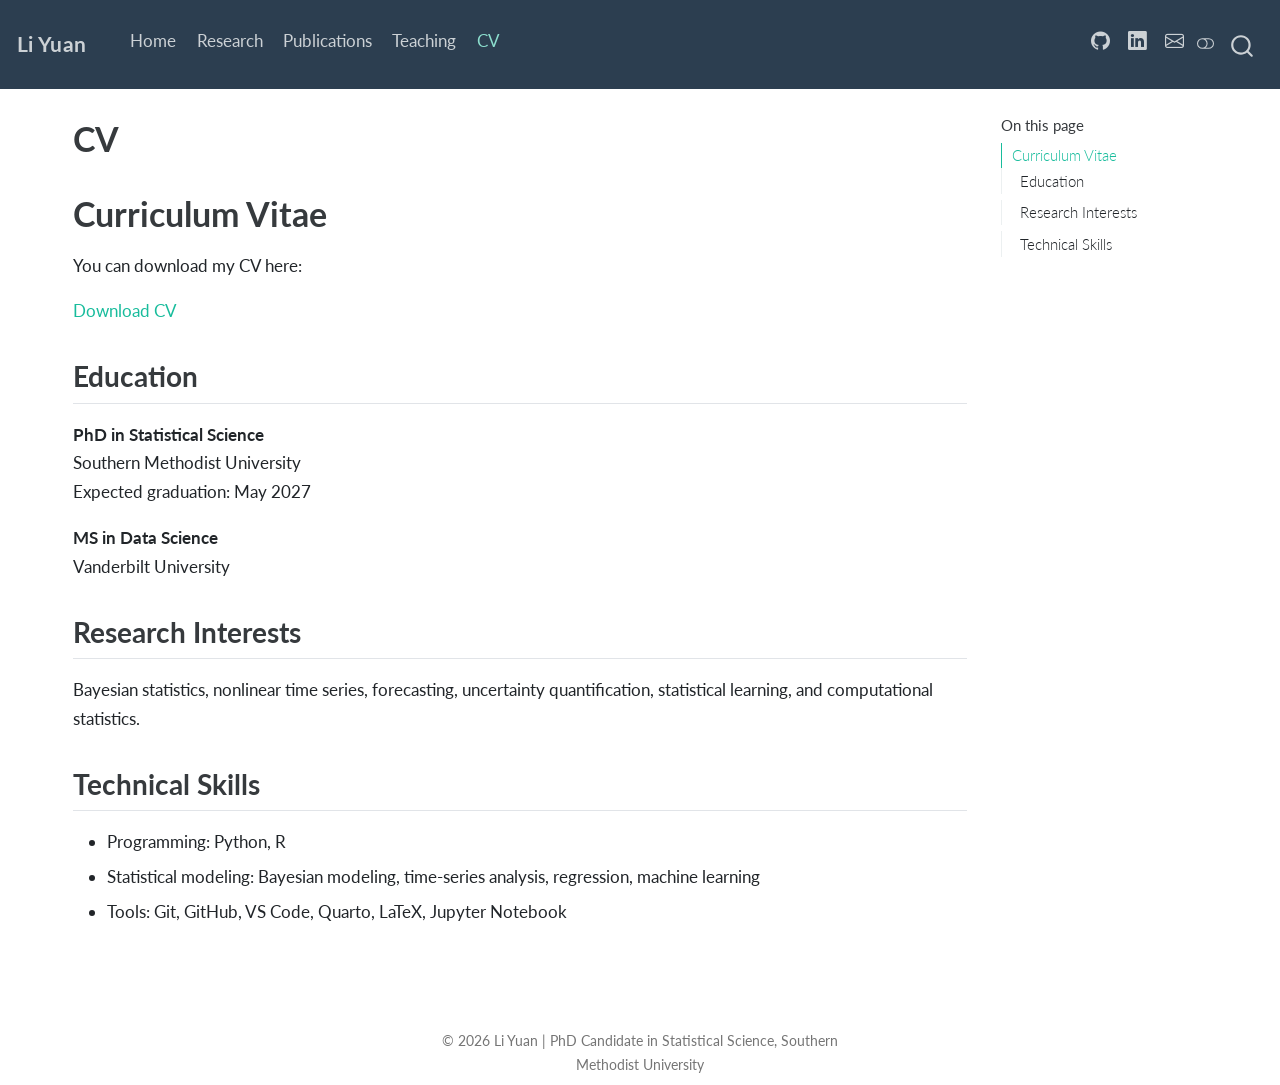
<file: docs/cv.html>
<!DOCTYPE html>
<html xmlns="http://www.w3.org/1999/xhtml" lang="en" xml:lang="en"><head>

<meta charset="utf-8">
<meta name="generator" content="quarto-1.3.450">

<meta name="viewport" content="width=device-width, initial-scale=1.0, user-scalable=yes">


<title>Li Yuan - CV</title>
<style>
code{white-space: pre-wrap;}
span.smallcaps{font-variant: small-caps;}
div.columns{display: flex; gap: min(4vw, 1.5em);}
div.column{flex: auto; overflow-x: auto;}
div.hanging-indent{margin-left: 1.5em; text-indent: -1.5em;}
ul.task-list{list-style: none;}
ul.task-list li input[type="checkbox"] {
  width: 0.8em;
  margin: 0 0.8em 0.2em -1em; /* quarto-specific, see https://github.com/quarto-dev/quarto-cli/issues/4556 */ 
  vertical-align: middle;
}
</style>


<script src="site_libs/quarto-nav/quarto-nav.js"></script>
<script src="site_libs/quarto-nav/headroom.min.js"></script>
<script src="site_libs/clipboard/clipboard.min.js"></script>
<script src="site_libs/quarto-search/autocomplete.umd.js"></script>
<script src="site_libs/quarto-search/fuse.min.js"></script>
<script src="site_libs/quarto-search/quarto-search.js"></script>
<meta name="quarto:offset" content="./">
<script src="site_libs/quarto-html/quarto.js"></script>
<script src="site_libs/quarto-html/popper.min.js"></script>
<script src="site_libs/quarto-html/tippy.umd.min.js"></script>
<script src="site_libs/quarto-html/anchor.min.js"></script>
<link href="site_libs/quarto-html/tippy.css" rel="stylesheet">
<link href="site_libs/quarto-html/quarto-syntax-highlighting.css" rel="stylesheet" class="quarto-color-scheme" id="quarto-text-highlighting-styles">
<link href="site_libs/quarto-html/quarto-syntax-highlighting-dark.css" rel="prefetch" class="quarto-color-scheme quarto-color-alternate" id="quarto-text-highlighting-styles">
<script src="site_libs/bootstrap/bootstrap.min.js"></script>
<link href="site_libs/bootstrap/bootstrap-icons.css" rel="stylesheet">
<link href="site_libs/bootstrap/bootstrap.min.css" rel="stylesheet" class="quarto-color-scheme" id="quarto-bootstrap" data-mode="light">
<link href="site_libs/bootstrap/bootstrap-dark.min.css" rel="prefetch" class="quarto-color-scheme quarto-color-alternate" id="quarto-bootstrap" data-mode="dark">
<script id="quarto-search-options" type="application/json">{
  "location": "navbar",
  "copy-button": false,
  "collapse-after": 3,
  "panel-placement": "end",
  "type": "overlay",
  "limit": 20,
  "language": {
    "search-no-results-text": "No results",
    "search-matching-documents-text": "matching documents",
    "search-copy-link-title": "Copy link to search",
    "search-hide-matches-text": "Hide additional matches",
    "search-more-match-text": "more match in this document",
    "search-more-matches-text": "more matches in this document",
    "search-clear-button-title": "Clear",
    "search-detached-cancel-button-title": "Cancel",
    "search-submit-button-title": "Submit",
    "search-label": "Search"
  }
}</script>


<link rel="stylesheet" href="styles.css">
</head>

<body class="nav-fixed">

<div id="quarto-search-results"></div>
  <header id="quarto-header" class="headroom fixed-top">
    <nav class="navbar navbar-expand-lg navbar-dark ">
      <div class="navbar-container container-fluid">
      <div class="navbar-brand-container">
    <a class="navbar-brand" href="./index.html">
    <span class="navbar-title">Li Yuan</span>
    </a>
  </div>
            <div id="quarto-search" class="" title="Search"></div>
          <button class="navbar-toggler" type="button" data-bs-toggle="collapse" data-bs-target="#navbarCollapse" aria-controls="navbarCollapse" aria-expanded="false" aria-label="Toggle navigation" onclick="if (window.quartoToggleHeadroom) { window.quartoToggleHeadroom(); }">
  <span class="navbar-toggler-icon"></span>
</button>
          <div class="collapse navbar-collapse" id="navbarCollapse">
            <ul class="navbar-nav navbar-nav-scroll me-auto">
  <li class="nav-item">
    <a class="nav-link" href="./index.html" rel="" target="">
 <span class="menu-text">Home</span></a>
  </li>  
  <li class="nav-item">
    <a class="nav-link" href="./research.html" rel="" target="">
 <span class="menu-text">Research</span></a>
  </li>  
  <li class="nav-item">
    <a class="nav-link" href="./publications.html" rel="" target="">
 <span class="menu-text">Publications</span></a>
  </li>  
  <li class="nav-item">
    <a class="nav-link" href="./teaching.html" rel="" target="">
 <span class="menu-text">Teaching</span></a>
  </li>  
  <li class="nav-item">
    <a class="nav-link active" href="./cv.html" rel="" target="" aria-current="page">
 <span class="menu-text">CV</span></a>
  </li>  
</ul>
            <ul class="navbar-nav navbar-nav-scroll ms-auto">
  <li class="nav-item compact">
    <a class="nav-link" href="https://github.com/LiYuan199701" rel="" target=""><i class="bi bi-github" role="img">
</i> 
 <span class="menu-text"></span></a>
  </li>  
  <li class="nav-item compact">
    <a class="nav-link" href="https://www.linkedin.com/in/leon-king-436309192/" rel="" target=""><i class="bi bi-linkedin" role="img">
</i> 
 <span class="menu-text"></span></a>
  </li>  
  <li class="nav-item compact">
    <a class="nav-link" href="mailto:yuanli@smu.edu" rel="" target=""><i class="bi bi-envelope" role="img">
</i> 
 <span class="menu-text"></span></a>
  </li>  
</ul>
            <div class="quarto-navbar-tools">
  <a href="" class="quarto-color-scheme-toggle quarto-navigation-tool  px-1" onclick="window.quartoToggleColorScheme(); return false;" title="Toggle dark mode"><i class="bi"></i></a>
</div>
          </div> <!-- /navcollapse -->
      </div> <!-- /container-fluid -->
    </nav>
</header>
<!-- content -->
<div id="quarto-content" class="quarto-container page-columns page-rows-contents page-layout-full page-navbar">
<!-- sidebar -->
<!-- margin-sidebar -->
    <div id="quarto-margin-sidebar" class="sidebar margin-sidebar">
        <nav id="TOC" role="doc-toc" class="toc-active">
    <h2 id="toc-title">On this page</h2>
   
  <ul>
  <li><a href="#curriculum-vitae" id="toc-curriculum-vitae" class="nav-link active" data-scroll-target="#curriculum-vitae">Curriculum Vitae</a>
  <ul class="collapse">
  <li><a href="#education" id="toc-education" class="nav-link" data-scroll-target="#education">Education</a></li>
  <li><a href="#research-interests" id="toc-research-interests" class="nav-link" data-scroll-target="#research-interests">Research Interests</a></li>
  <li><a href="#technical-skills" id="toc-technical-skills" class="nav-link" data-scroll-target="#technical-skills">Technical Skills</a></li>
  </ul></li>
  </ul>
</nav>
    </div>
<!-- main -->
<main class="content column-page-left" id="quarto-document-content">

<header id="title-block-header" class="quarto-title-block default">
<div class="quarto-title">
<h1 class="title">CV</h1>
</div>



<div class="quarto-title-meta">

    
  
    
  </div>
  

</header>

<section id="curriculum-vitae" class="level1">
<h1>Curriculum Vitae</h1>
<p>You can download my CV here:</p>
<p><a href="files/Li_Yuan_CV.pdf">Download CV</a></p>
<section id="education" class="level2">
<h2 class="anchored" data-anchor-id="education">Education</h2>
<p><strong>PhD in Statistical Science</strong><br>
Southern Methodist University<br>
Expected graduation: May 2027</p>
<p><strong>MS in Data Science</strong><br>
Vanderbilt University</p>
</section>
<section id="research-interests" class="level2">
<h2 class="anchored" data-anchor-id="research-interests">Research Interests</h2>
<p>Bayesian statistics, nonlinear time series, forecasting, uncertainty quantification, statistical learning, and computational statistics.</p>
</section>
<section id="technical-skills" class="level2">
<h2 class="anchored" data-anchor-id="technical-skills">Technical Skills</h2>
<ul>
<li>Programming: Python, R</li>
<li>Statistical modeling: Bayesian modeling, time-series analysis, regression, machine learning</li>
<li>Tools: Git, GitHub, VS Code, Quarto, LaTeX, Jupyter Notebook</li>
</ul>


</section>
</section>

</main> <!-- /main -->
<script id="quarto-html-after-body" type="application/javascript">
window.document.addEventListener("DOMContentLoaded", function (event) {
  const toggleBodyColorMode = (bsSheetEl) => {
    const mode = bsSheetEl.getAttribute("data-mode");
    const bodyEl = window.document.querySelector("body");
    if (mode === "dark") {
      bodyEl.classList.add("quarto-dark");
      bodyEl.classList.remove("quarto-light");
    } else {
      bodyEl.classList.add("quarto-light");
      bodyEl.classList.remove("quarto-dark");
    }
  }
  const toggleBodyColorPrimary = () => {
    const bsSheetEl = window.document.querySelector("link#quarto-bootstrap");
    if (bsSheetEl) {
      toggleBodyColorMode(bsSheetEl);
    }
  }
  toggleBodyColorPrimary();  
  const disableStylesheet = (stylesheets) => {
    for (let i=0; i < stylesheets.length; i++) {
      const stylesheet = stylesheets[i];
      stylesheet.rel = 'prefetch';
    }
  }
  const enableStylesheet = (stylesheets) => {
    for (let i=0; i < stylesheets.length; i++) {
      const stylesheet = stylesheets[i];
      stylesheet.rel = 'stylesheet';
    }
  }
  const manageTransitions = (selector, allowTransitions) => {
    const els = window.document.querySelectorAll(selector);
    for (let i=0; i < els.length; i++) {
      const el = els[i];
      if (allowTransitions) {
        el.classList.remove('notransition');
      } else {
        el.classList.add('notransition');
      }
    }
  }
  const toggleColorMode = (alternate) => {
    // Switch the stylesheets
    const alternateStylesheets = window.document.querySelectorAll('link.quarto-color-scheme.quarto-color-alternate');
    manageTransitions('#quarto-margin-sidebar .nav-link', false);
    if (alternate) {
      enableStylesheet(alternateStylesheets);
      for (const sheetNode of alternateStylesheets) {
        if (sheetNode.id === "quarto-bootstrap") {
          toggleBodyColorMode(sheetNode);
        }
      }
    } else {
      disableStylesheet(alternateStylesheets);
      toggleBodyColorPrimary();
    }
    manageTransitions('#quarto-margin-sidebar .nav-link', true);
    // Switch the toggles
    const toggles = window.document.querySelectorAll('.quarto-color-scheme-toggle');
    for (let i=0; i < toggles.length; i++) {
      const toggle = toggles[i];
      if (toggle) {
        if (alternate) {
          toggle.classList.add("alternate");     
        } else {
          toggle.classList.remove("alternate");
        }
      }
    }
    // Hack to workaround the fact that safari doesn't
    // properly recolor the scrollbar when toggling (#1455)
    if (navigator.userAgent.indexOf('Safari') > 0 && navigator.userAgent.indexOf('Chrome') == -1) {
      manageTransitions("body", false);
      window.scrollTo(0, 1);
      setTimeout(() => {
        window.scrollTo(0, 0);
        manageTransitions("body", true);
      }, 40);  
    }
  }
  const isFileUrl = () => { 
    return window.location.protocol === 'file:';
  }
  const hasAlternateSentinel = () => {  
    let styleSentinel = getColorSchemeSentinel();
    if (styleSentinel !== null) {
      return styleSentinel === "alternate";
    } else {
      return false;
    }
  }
  const setStyleSentinel = (alternate) => {
    const value = alternate ? "alternate" : "default";
    if (!isFileUrl()) {
      window.localStorage.setItem("quarto-color-scheme", value);
    } else {
      localAlternateSentinel = value;
    }
  }
  const getColorSchemeSentinel = () => {
    if (!isFileUrl()) {
      const storageValue = window.localStorage.getItem("quarto-color-scheme");
      return storageValue != null ? storageValue : localAlternateSentinel;
    } else {
      return localAlternateSentinel;
    }
  }
  let localAlternateSentinel = 'default';
  // Dark / light mode switch
  window.quartoToggleColorScheme = () => {
    // Read the current dark / light value 
    let toAlternate = !hasAlternateSentinel();
    toggleColorMode(toAlternate);
    setStyleSentinel(toAlternate);
  };
  // Ensure there is a toggle, if there isn't float one in the top right
  if (window.document.querySelector('.quarto-color-scheme-toggle') === null) {
    const a = window.document.createElement('a');
    a.classList.add('top-right');
    a.classList.add('quarto-color-scheme-toggle');
    a.href = "";
    a.onclick = function() { try { window.quartoToggleColorScheme(); } catch {} return false; };
    const i = window.document.createElement("i");
    i.classList.add('bi');
    a.appendChild(i);
    window.document.body.appendChild(a);
  }
  // Switch to dark mode if need be
  if (hasAlternateSentinel()) {
    toggleColorMode(true);
  } else {
    toggleColorMode(false);
  }
  const icon = "";
  const anchorJS = new window.AnchorJS();
  anchorJS.options = {
    placement: 'right',
    icon: icon
  };
  anchorJS.add('.anchored');
  const isCodeAnnotation = (el) => {
    for (const clz of el.classList) {
      if (clz.startsWith('code-annotation-')) {                     
        return true;
      }
    }
    return false;
  }
  const clipboard = new window.ClipboardJS('.code-copy-button', {
    text: function(trigger) {
      const codeEl = trigger.previousElementSibling.cloneNode(true);
      for (const childEl of codeEl.children) {
        if (isCodeAnnotation(childEl)) {
          childEl.remove();
        }
      }
      return codeEl.innerText;
    }
  });
  clipboard.on('success', function(e) {
    // button target
    const button = e.trigger;
    // don't keep focus
    button.blur();
    // flash "checked"
    button.classList.add('code-copy-button-checked');
    var currentTitle = button.getAttribute("title");
    button.setAttribute("title", "Copied!");
    let tooltip;
    if (window.bootstrap) {
      button.setAttribute("data-bs-toggle", "tooltip");
      button.setAttribute("data-bs-placement", "left");
      button.setAttribute("data-bs-title", "Copied!");
      tooltip = new bootstrap.Tooltip(button, 
        { trigger: "manual", 
          customClass: "code-copy-button-tooltip",
          offset: [0, -8]});
      tooltip.show();    
    }
    setTimeout(function() {
      if (tooltip) {
        tooltip.hide();
        button.removeAttribute("data-bs-title");
        button.removeAttribute("data-bs-toggle");
        button.removeAttribute("data-bs-placement");
      }
      button.setAttribute("title", currentTitle);
      button.classList.remove('code-copy-button-checked');
    }, 1000);
    // clear code selection
    e.clearSelection();
  });
  function tippyHover(el, contentFn) {
    const config = {
      allowHTML: true,
      content: contentFn,
      maxWidth: 500,
      delay: 100,
      arrow: false,
      appendTo: function(el) {
          return el.parentElement;
      },
      interactive: true,
      interactiveBorder: 10,
      theme: 'quarto',
      placement: 'bottom-start'
    };
    window.tippy(el, config); 
  }
  const noterefs = window.document.querySelectorAll('a[role="doc-noteref"]');
  for (var i=0; i<noterefs.length; i++) {
    const ref = noterefs[i];
    tippyHover(ref, function() {
      // use id or data attribute instead here
      let href = ref.getAttribute('data-footnote-href') || ref.getAttribute('href');
      try { href = new URL(href).hash; } catch {}
      const id = href.replace(/^#\/?/, "");
      const note = window.document.getElementById(id);
      return note.innerHTML;
    });
  }
      let selectedAnnoteEl;
      const selectorForAnnotation = ( cell, annotation) => {
        let cellAttr = 'data-code-cell="' + cell + '"';
        let lineAttr = 'data-code-annotation="' +  annotation + '"';
        const selector = 'span[' + cellAttr + '][' + lineAttr + ']';
        return selector;
      }
      const selectCodeLines = (annoteEl) => {
        const doc = window.document;
        const targetCell = annoteEl.getAttribute("data-target-cell");
        const targetAnnotation = annoteEl.getAttribute("data-target-annotation");
        const annoteSpan = window.document.querySelector(selectorForAnnotation(targetCell, targetAnnotation));
        const lines = annoteSpan.getAttribute("data-code-lines").split(",");
        const lineIds = lines.map((line) => {
          return targetCell + "-" + line;
        })
        let top = null;
        let height = null;
        let parent = null;
        if (lineIds.length > 0) {
            //compute the position of the single el (top and bottom and make a div)
            const el = window.document.getElementById(lineIds[0]);
            top = el.offsetTop;
            height = el.offsetHeight;
            parent = el.parentElement.parentElement;
          if (lineIds.length > 1) {
            const lastEl = window.document.getElementById(lineIds[lineIds.length - 1]);
            const bottom = lastEl.offsetTop + lastEl.offsetHeight;
            height = bottom - top;
          }
          if (top !== null && height !== null && parent !== null) {
            // cook up a div (if necessary) and position it 
            let div = window.document.getElementById("code-annotation-line-highlight");
            if (div === null) {
              div = window.document.createElement("div");
              div.setAttribute("id", "code-annotation-line-highlight");
              div.style.position = 'absolute';
              parent.appendChild(div);
            }
            div.style.top = top - 2 + "px";
            div.style.height = height + 4 + "px";
            let gutterDiv = window.document.getElementById("code-annotation-line-highlight-gutter");
            if (gutterDiv === null) {
              gutterDiv = window.document.createElement("div");
              gutterDiv.setAttribute("id", "code-annotation-line-highlight-gutter");
              gutterDiv.style.position = 'absolute';
              const codeCell = window.document.getElementById(targetCell);
              const gutter = codeCell.querySelector('.code-annotation-gutter');
              gutter.appendChild(gutterDiv);
            }
            gutterDiv.style.top = top - 2 + "px";
            gutterDiv.style.height = height + 4 + "px";
          }
          selectedAnnoteEl = annoteEl;
        }
      };
      const unselectCodeLines = () => {
        const elementsIds = ["code-annotation-line-highlight", "code-annotation-line-highlight-gutter"];
        elementsIds.forEach((elId) => {
          const div = window.document.getElementById(elId);
          if (div) {
            div.remove();
          }
        });
        selectedAnnoteEl = undefined;
      };
      // Attach click handler to the DT
      const annoteDls = window.document.querySelectorAll('dt[data-target-cell]');
      for (const annoteDlNode of annoteDls) {
        annoteDlNode.addEventListener('click', (event) => {
          const clickedEl = event.target;
          if (clickedEl !== selectedAnnoteEl) {
            unselectCodeLines();
            const activeEl = window.document.querySelector('dt[data-target-cell].code-annotation-active');
            if (activeEl) {
              activeEl.classList.remove('code-annotation-active');
            }
            selectCodeLines(clickedEl);
            clickedEl.classList.add('code-annotation-active');
          } else {
            // Unselect the line
            unselectCodeLines();
            clickedEl.classList.remove('code-annotation-active');
          }
        });
      }
  const findCites = (el) => {
    const parentEl = el.parentElement;
    if (parentEl) {
      const cites = parentEl.dataset.cites;
      if (cites) {
        return {
          el,
          cites: cites.split(' ')
        };
      } else {
        return findCites(el.parentElement)
      }
    } else {
      return undefined;
    }
  };
  var bibliorefs = window.document.querySelectorAll('a[role="doc-biblioref"]');
  for (var i=0; i<bibliorefs.length; i++) {
    const ref = bibliorefs[i];
    const citeInfo = findCites(ref);
    if (citeInfo) {
      tippyHover(citeInfo.el, function() {
        var popup = window.document.createElement('div');
        citeInfo.cites.forEach(function(cite) {
          var citeDiv = window.document.createElement('div');
          citeDiv.classList.add('hanging-indent');
          citeDiv.classList.add('csl-entry');
          var biblioDiv = window.document.getElementById('ref-' + cite);
          if (biblioDiv) {
            citeDiv.innerHTML = biblioDiv.innerHTML;
          }
          popup.appendChild(citeDiv);
        });
        return popup.innerHTML;
      });
    }
  }
});
</script>
</div> <!-- /content -->
<footer class="footer">
  <div class="nav-footer">
    <div class="nav-footer-left">
      &nbsp;
    </div>   
    <div class="nav-footer-center">© 2026 Li Yuan | PhD Candidate in Statistical Science, Southern Methodist University</div>
    <div class="nav-footer-right">
      &nbsp;
    </div>
  </div>
</footer>



</body></html>
</file>
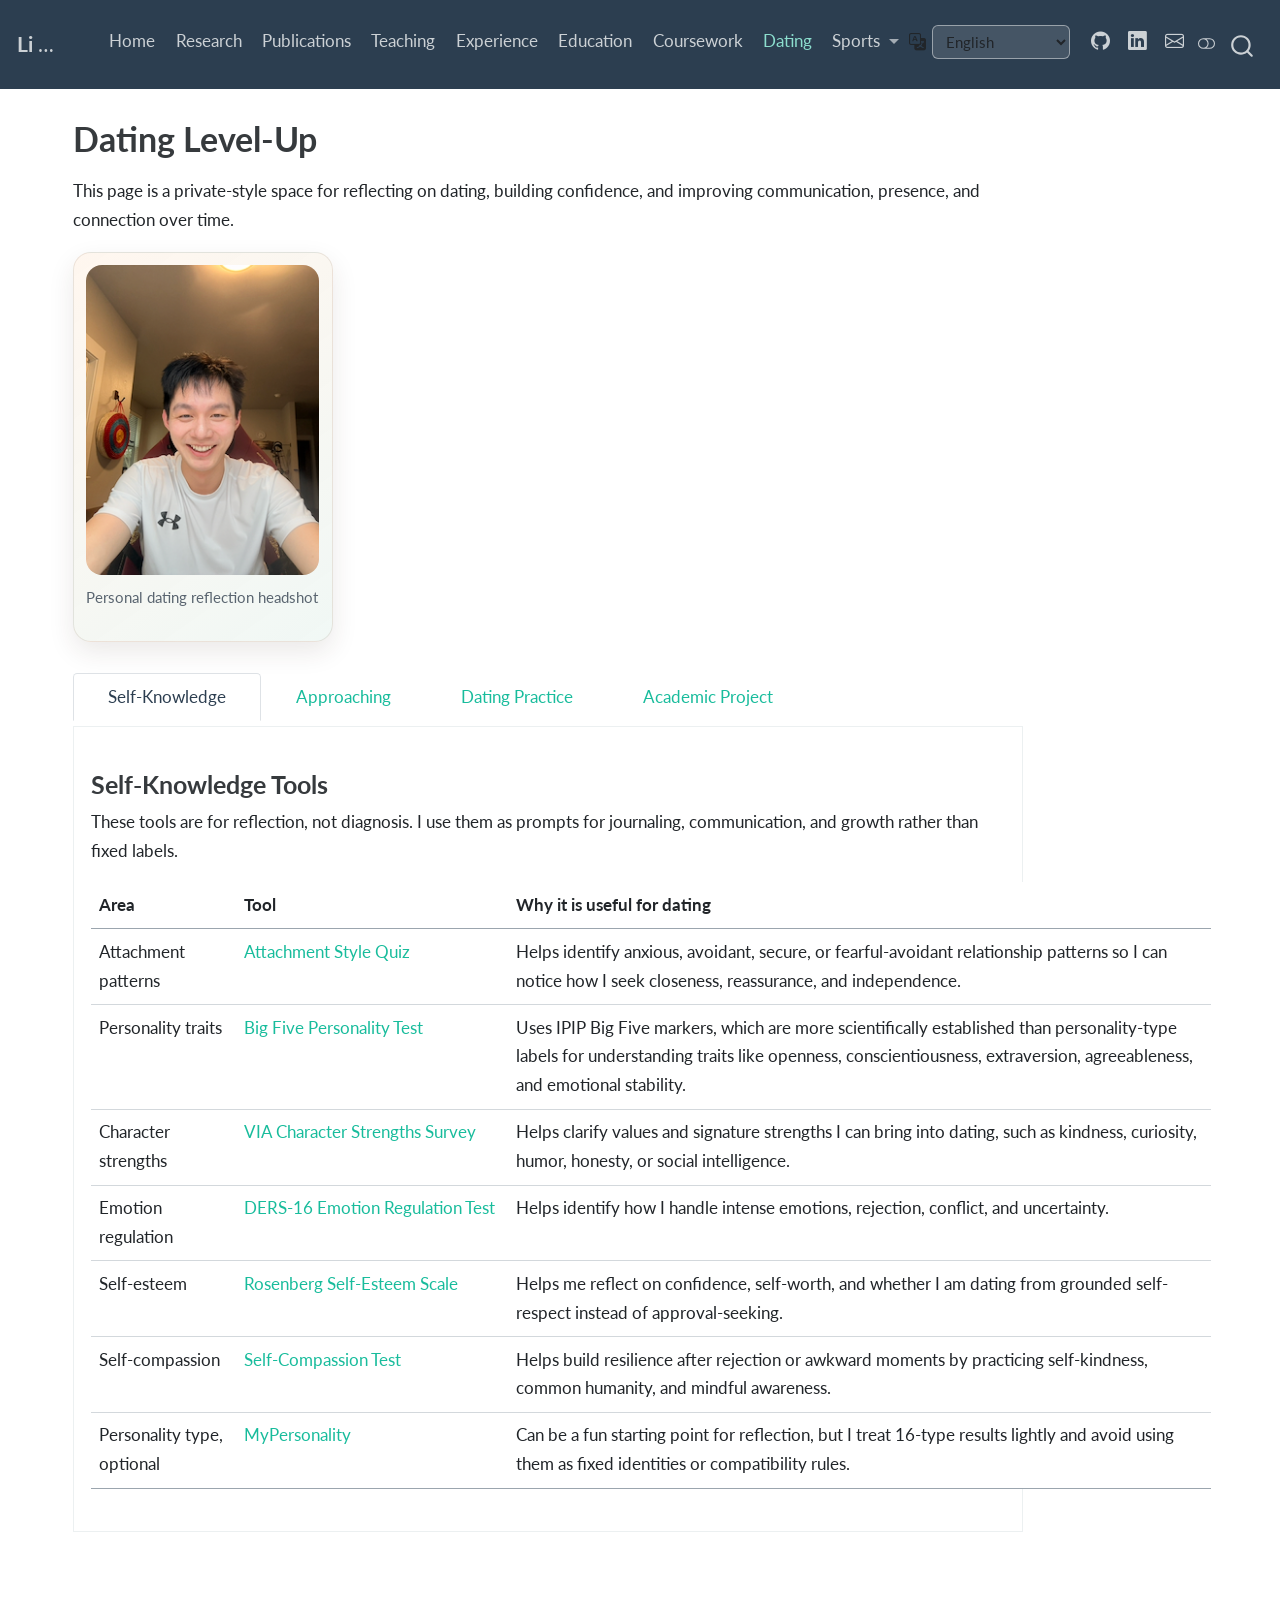
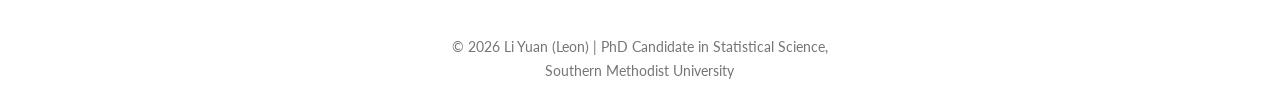
<file: docs/dating.html>
<!DOCTYPE html>
<html xmlns="http://www.w3.org/1999/xhtml" lang="en" xml:lang="en"><head>

<meta charset="utf-8">
<meta name="generator" content="quarto-1.3.450">

<meta name="viewport" content="width=device-width, initial-scale=1.0, user-scalable=yes">


<title>Li Yuan - Dating Level-Up</title>
<style>
code{white-space: pre-wrap;}
span.smallcaps{font-variant: small-caps;}
div.columns{display: flex; gap: min(4vw, 1.5em);}
div.column{flex: auto; overflow-x: auto;}
div.hanging-indent{margin-left: 1.5em; text-indent: -1.5em;}
ul.task-list{list-style: none;}
ul.task-list li input[type="checkbox"] {
  width: 0.8em;
  margin: 0 0.8em 0.2em -1em; /* quarto-specific, see https://github.com/quarto-dev/quarto-cli/issues/4556 */ 
  vertical-align: middle;
}
</style>


<script src="site_libs/quarto-nav/quarto-nav.js"></script>
<script src="site_libs/quarto-nav/headroom.min.js"></script>
<script src="site_libs/clipboard/clipboard.min.js"></script>
<script src="site_libs/quarto-search/autocomplete.umd.js"></script>
<script src="site_libs/quarto-search/fuse.min.js"></script>
<script src="site_libs/quarto-search/quarto-search.js"></script>
<meta name="quarto:offset" content="./">
<script src="site_libs/quarto-html/quarto.js"></script>
<script src="site_libs/quarto-html/popper.min.js"></script>
<script src="site_libs/quarto-html/tippy.umd.min.js"></script>
<script src="site_libs/quarto-html/anchor.min.js"></script>
<link href="site_libs/quarto-html/tippy.css" rel="stylesheet">
<link href="site_libs/quarto-html/quarto-syntax-highlighting.css" rel="stylesheet" class="quarto-color-scheme" id="quarto-text-highlighting-styles">
<link href="site_libs/quarto-html/quarto-syntax-highlighting-dark.css" rel="prefetch" class="quarto-color-scheme quarto-color-alternate" id="quarto-text-highlighting-styles">
<script src="site_libs/bootstrap/bootstrap.min.js"></script>
<link href="site_libs/bootstrap/bootstrap-icons.css" rel="stylesheet">
<link href="site_libs/bootstrap/bootstrap.min.css" rel="stylesheet" class="quarto-color-scheme" id="quarto-bootstrap" data-mode="light">
<link href="site_libs/bootstrap/bootstrap-dark.min.css" rel="prefetch" class="quarto-color-scheme quarto-color-alternate" id="quarto-bootstrap" data-mode="dark">
<script id="quarto-search-options" type="application/json">{
  "location": "navbar",
  "copy-button": false,
  "collapse-after": 3,
  "panel-placement": "end",
  "type": "overlay",
  "limit": 20,
  "language": {
    "search-no-results-text": "No results",
    "search-matching-documents-text": "matching documents",
    "search-copy-link-title": "Copy link to search",
    "search-hide-matches-text": "Hide additional matches",
    "search-more-match-text": "more match in this document",
    "search-more-matches-text": "more matches in this document",
    "search-clear-button-title": "Clear",
    "search-detached-cancel-button-title": "Cancel",
    "search-submit-button-title": "Submit",
    "search-label": "Search"
  }
}</script>
<!-- Privacy-friendly analytics by Plausible -->
<script async="" src="https://plausible.io/js/pa-gqNCaIdhxq-45BBahy_wl.js"></script>
<script>
  window.plausible=window.plausible||function(){(plausible.q=plausible.q||[]).push(arguments)},plausible.init=plausible.init||function(i){plausible.o=i||{}};
  plausible.init()
</script>


<link rel="stylesheet" href="styles.css">
</head>

<body class="nav-fixed">

<div id="quarto-search-results"></div>
  <header id="quarto-header" class="headroom fixed-top">
    <nav class="navbar navbar-expand-lg navbar-dark ">
      <div class="navbar-container container-fluid">
      <div class="navbar-brand-container">
    <a class="navbar-brand" href="./index.html">
    <span class="navbar-title">Li Yuan</span>
    </a>
  </div>
            <div id="quarto-search" class="" title="Search"></div>
          <button class="navbar-toggler" type="button" data-bs-toggle="collapse" data-bs-target="#navbarCollapse" aria-controls="navbarCollapse" aria-expanded="false" aria-label="Toggle navigation" onclick="if (window.quartoToggleHeadroom) { window.quartoToggleHeadroom(); }">
  <span class="navbar-toggler-icon"></span>
</button>
          <div class="collapse navbar-collapse" id="navbarCollapse">
            <ul class="navbar-nav navbar-nav-scroll me-auto">
  <li class="nav-item">
    <a class="nav-link" href="./index.html" rel="" target="">
 <span class="menu-text">Home</span></a>
  </li>  
  <li class="nav-item">
    <a class="nav-link" href="./research.html" rel="" target="">
 <span class="menu-text">Research</span></a>
  </li>  
  <li class="nav-item">
    <a class="nav-link" href="./publications.html" rel="" target="">
 <span class="menu-text">Publications</span></a>
  </li>  
  <li class="nav-item">
    <a class="nav-link" href="./teaching.html" rel="" target="">
 <span class="menu-text">Teaching</span></a>
  </li>  
  <li class="nav-item">
    <a class="nav-link" href="./experience.html" rel="" target="">
 <span class="menu-text">Experience</span></a>
  </li>  
  <li class="nav-item">
    <a class="nav-link" href="./education.html" rel="" target="">
 <span class="menu-text">Education</span></a>
  </li>  
  <li class="nav-item">
    <a class="nav-link" href="./coursework.html" rel="" target="">
 <span class="menu-text">Coursework</span></a>
  </li>  
  <li class="nav-item">
    <a class="nav-link active" href="./dating.html" rel="" target="" aria-current="page">
 <span class="menu-text">Dating</span></a>
  </li>  
  <li class="nav-item dropdown ">
    <a class="nav-link dropdown-toggle" href="#" id="nav-menu-sports" role="button" data-bs-toggle="dropdown" aria-expanded="false" rel="" target="">
 <span class="menu-text">Sports</span>
    </a>
    <ul class="dropdown-menu" aria-labelledby="nav-menu-sports">    
        <li>
    <a class="dropdown-item" href="./sports.html" rel="" target="">
 <span class="dropdown-text">Sports Overview</span></a>
  </li>  
        <li>
    <a class="dropdown-item" href="./sports.html#archery" rel="" target="">
 <span class="dropdown-text">Archery</span></a>
  </li>  
        <li>
    <a class="dropdown-item" href="./sports.html#golf" rel="" target="">
 <span class="dropdown-text">Golf</span></a>
  </li>  
        <li>
    <a class="dropdown-item" href="./sports.html#cycling" rel="" target="">
 <span class="dropdown-text">Cycling</span></a>
  </li>  
        <li>
    <a class="dropdown-item" href="./sports.html#swimming" rel="" target="">
 <span class="dropdown-text">Swimming</span></a>
  </li>  
        <li>
    <a class="dropdown-item" href="./sports.html#climbing" rel="" target="">
 <span class="dropdown-text">Climbing</span></a>
  </li>  
        <li>
    <a class="dropdown-item" href="./sports.html#flight-training" rel="" target="">
 <span class="dropdown-text">Flight Training</span></a>
  </li>  
    </ul>
  </li>
</ul>
            <ul class="navbar-nav navbar-nav-scroll ms-auto">
  <li class="nav-item compact">
    <a class="nav-link" href="https://github.com/LiYuan199701" rel="" target=""><i class="bi bi-github" role="img">
</i> 
 <span class="menu-text"></span></a>
  </li>  
  <li class="nav-item compact">
    <a class="nav-link" href="https://www.linkedin.com/in/leon-king-436309192/" rel="" target=""><i class="bi bi-linkedin" role="img">
</i> 
 <span class="menu-text"></span></a>
  </li>  
  <li class="nav-item compact">
    <a class="nav-link" href="mailto:yuanli@smu.edu" rel="" target=""><i class="bi bi-envelope" role="img">
</i> 
 <span class="menu-text"></span></a>
  </li>  
</ul>
            <div class="quarto-navbar-tools">
  <a href="" class="quarto-color-scheme-toggle quarto-navigation-tool  px-1" onclick="window.quartoToggleColorScheme(); return false;" title="Toggle dark mode"><i class="bi"></i></a>
</div>
          </div> <!-- /navcollapse -->
      </div> <!-- /container-fluid -->
    </nav>
</header>
<!-- content -->
<div id="quarto-content" class="quarto-container page-columns page-rows-contents page-layout-full page-navbar">
<!-- sidebar -->
<!-- margin-sidebar -->
    <div id="quarto-margin-sidebar" class="sidebar margin-sidebar zindex-bottom">
        
    </div>
<!-- main -->
<main class="content column-page" id="quarto-document-content">

<header id="title-block-header" class="quarto-title-block default">
<div class="quarto-title">
<h1 class="title">Dating Level-Up</h1>
</div>



<div class="quarto-title-meta">

    
  
    
  </div>
  

</header>

<p>This page is a private-style space for reflecting on dating, building confidence, and improving communication, presence, and connection over time.</p>
<div class="dating-headshot-card">
<div class="quarto-figure quarto-figure-center">
<figure class="figure">
<p><img src="images/headshots/Headshots/headshot.png" class="img-fluid figure-img"></p>
<figcaption class="figure-caption">Personal dating reflection headshot</figcaption>
</figure>
</div>
</div>
<div class="tabset-margin-container"></div><div class="panel-tabset">
<ul class="nav nav-tabs" role="tablist"><li class="nav-item" role="presentation"><a class="nav-link active" id="tabset-1-1-tab" data-bs-toggle="tab" data-bs-target="#tabset-1-1" role="tab" aria-controls="tabset-1-1" aria-selected="true">Self-Knowledge</a></li><li class="nav-item" role="presentation"><a class="nav-link" id="tabset-1-2-tab" data-bs-toggle="tab" data-bs-target="#tabset-1-2" role="tab" aria-controls="tabset-1-2" aria-selected="false">Approaching</a></li><li class="nav-item" role="presentation"><a class="nav-link" id="tabset-1-3-tab" data-bs-toggle="tab" data-bs-target="#tabset-1-3" role="tab" aria-controls="tabset-1-3" aria-selected="false">Dating Practice</a></li><li class="nav-item" role="presentation"><a class="nav-link" id="tabset-1-4-tab" data-bs-toggle="tab" data-bs-target="#tabset-1-4" role="tab" aria-controls="tabset-1-4" aria-selected="false">Academic Project</a></li></ul>
<div class="tab-content">
<div id="tabset-1-1" class="tab-pane active" role="tabpanel" aria-labelledby="tabset-1-1-tab">
<section id="self-knowledge-tools" class="level3">
<h3 class="anchored" data-anchor-id="self-knowledge-tools">Self-Knowledge Tools</h3>
<p>These tools are for reflection, not diagnosis. I use them as prompts for journaling, communication, and growth rather than fixed labels.</p>
<div class="self-knowledge-tools-table">
<table class="table">
<thead>
<tr class="header">
<th>Area</th>
<th>Tool</th>
<th>Why it is useful for dating</th>
</tr>
</thead>
<tbody>
<tr class="odd">
<td>Attachment patterns</td>
<td><a href="https://quiz.attachmentproject.com/">Attachment Style Quiz</a></td>
<td>Helps identify anxious, avoidant, secure, or fearful-avoidant relationship patterns so I can notice how I seek closeness, reassurance, and independence.</td>
</tr>
<tr class="even">
<td>Personality traits</td>
<td><a href="https://openpsychometrics.org/tests/IPIP-BFFM/">Big Five Personality Test</a></td>
<td>Uses IPIP Big Five markers, which are more scientifically established than personality-type labels for understanding traits like openness, conscientiousness, extraversion, agreeableness, and emotional stability.</td>
</tr>
<tr class="odd">
<td>Character strengths</td>
<td><a href="https://www.viacharacter.org/character-strengths">VIA Character Strengths Survey</a></td>
<td>Helps clarify values and signature strengths I can bring into dating, such as kindness, curiosity, humor, honesty, or social intelligence.</td>
</tr>
<tr class="even">
<td>Emotion regulation</td>
<td><a href="https://www.attachmentproject.com/emotional-regulation/">DERS-16 Emotion Regulation Test</a></td>
<td>Helps identify how I handle intense emotions, rejection, conflict, and uncertainty.</td>
</tr>
<tr class="odd">
<td>Self-esteem</td>
<td><a href="https://www.attachmentproject.com/self-esteem-test/">Rosenberg Self-Esteem Scale</a></td>
<td>Helps me reflect on confidence, self-worth, and whether I am dating from grounded self-respect instead of approval-seeking.</td>
</tr>
<tr class="even">
<td>Self-compassion</td>
<td><a href="https://self-compassion.org/self-compassion-test/">Self-Compassion Test</a></td>
<td>Helps build resilience after rejection or awkward moments by practicing self-kindness, common humanity, and mindful awareness.</td>
</tr>
<tr class="odd">
<td>Personality type, optional</td>
<td><a href="https://mypersonality.net/">MyPersonality</a></td>
<td>Can be a fun starting point for reflection, but I treat 16-type results lightly and avoid using them as fixed identities or compatibility rules.</td>
</tr>
</tbody>
</table>
</div>
</section>
</div>
<div id="tabset-1-2" class="tab-pane" role="tabpanel" aria-labelledby="tabset-1-2-tab">
<section id="summary-of-the-lecture" class="level3">
<h3 class="anchored" data-anchor-id="summary-of-the-lecture">Summary of the Lecture</h3>
<p>I listened to <em>Approach Academy Module 1: Approach Strategy &amp; Expectations</em> from Dating by Blaine as a starting framework for approaching women respectfully in real life. The useful core message is that approaching is not about performing, pressuring, or “hitting on” someone. It is a social skill built from choosing appropriate environments, noticing possible openness, starting a brief and friendly conversation, reading reciprocity, and making a clear but low-pressure invitation.</p>
<p>The lecture is strongest when it emphasizes respect, grooming, practice, and emotional resilience after rejection. The part I should treat carefully is the numerical claim that nearly all single women want to be approached more often or prefer meeting a future boyfriend in real life. That may be based on the creator’s own audience survey, but it should not be treated as representative scientific evidence. A healthier interpretation is: many people still appreciate warm, respectful real-life interaction, but interest varies by context, relationship status, personality, safety, culture, and timing.</p>
</section>
<section id="evidence-based-verification" class="level3">
<h3 class="anchored" data-anchor-id="evidence-based-verification">Evidence-Based Verification</h3>
<table class="table">
<thead>
<tr class="header">
<th>Lecture claim or idea</th>
<th>Evidence-based interpretation</th>
<th>Supporting sources</th>
</tr>
</thead>
<tbody>
<tr class="odd">
<td>Many women are open to being approached in real life.</td>
<td>Plausible, but not universal. Real-life meeting is still meaningful, yet online dating has also become a major way couples meet. Do not assume openness just because someone is single or attractive.</td>
<td>Rosenfeld, Thomas, and Hausen found that online dating became the most common way heterosexual couples meet in the United States: <a href="https://www.pnas.org/doi/10.1073/pnas.1908630116">PNAS article</a>.</td>
</tr>
<tr class="even">
<td>Rejection is normal.</td>
<td>Strongly supported. Many people are not single, not looking, or not interested in that moment. Pew reports that single men are more likely than single women to be looking for dates or a relationship, so a respectful man should expect many neutral or unavailable responses.</td>
<td>Pew Research Center, <a href="https://www.pewresearch.org/social-trends/2020/08/20/a-profile-of-single-americans/">A profile of single Americans</a>.</td>
</tr>
<tr class="odd">
<td>Respect is the baseline.</td>
<td>Strongly supported ethically and practically. A good approach should preserve the other person’s freedom to say no, leave, ignore, or keep the interaction brief.</td>
<td>RAINN, <a href="https://rainn.org/news/what-consent">Consent 101: Respect, Boundaries, and Building Trust</a>.</td>
</tr>
<tr class="even">
<td>Look healthy, clean, and intentional.</td>
<td>Reasonable. First impressions and physical attractiveness influence initial romantic interest, but grooming is not a guarantee and should not replace kindness, conversation, and compatibility.</td>
<td>Luo and Zhang, <a href="https://colab.ws/articles/10.1111/j.1467-6494.2009.00570.x">What Leads to Romantic Attraction?</a>.</td>
</tr>
<tr class="odd">
<td>Look for her signal before approaching.</td>
<td>Useful but easy to overread. Men can misinterpret friendliness or ambiguous nonverbal behavior as romantic or sexual interest, so signals should mean only “maybe she is open to a brief hello,” not “she definitely wants me.”</td>
<td>Farris, Treat, Viken, and McFall, <a href="https://iro.uiowa.edu/esploro/outputs/journalArticle/Perceptual-Mechanisms-That-Characterize-Gender-Differences/9984214750402771">Perceptual mechanisms in decoding women’s sexual intent</a>.</td>
</tr>
<tr class="even">
<td>Approaching improves with practice.</td>
<td>Reasonable. Social confidence can improve through gradual exposure, feedback, and repetition, especially when practice is ethical and low-pressure.</td>
<td>Mayo Clinic describes exposure-based CBT as gradually facing feared social situations: <a href="https://www.mayoclinic.org/diseases-conditions/social-anxiety-disorder/diagnosis-treatment/drc-20353567">Social anxiety disorder treatment</a>.</td>
</tr>
<tr class="odd">
<td>Conversation should become mutual, not one-sided.</td>
<td>Strongly supported. Relationship research links appropriate self-disclosure with liking, especially when people share gradually and reciprocally.</td>
<td>Collins and Miller, <a href="https://pubmed.ncbi.nlm.nih.gov/7809308/">Self-disclosure and liking: A meta-analytic review</a>.</td>
</tr>
</tbody>
</table>
</section>
<section id="my-ethical-approach-blueprint" class="level3">
<h3 class="anchored" data-anchor-id="my-ethical-approach-blueprint">My Ethical Approach Blueprint</h3>
<ol type="1">
<li>Choose an appropriate environment: social events, cafes, bookstores, campus events, hobby spaces, conferences, parties, or places where casual conversation is normal.</li>
<li>Do not approach when the context makes pressure high: isolated spaces, late night empty streets, when she is working and cannot leave, when she has headphones in, when she looks rushed, or when she has already disengaged.</li>
<li>Start with a short, normal opener based on the shared context: “Hi, I noticed your book and wanted to ask what you think of it” or “Hi, I am trying to be more social today and wanted to say hello.”</li>
<li>Make it easy to decline: “I do not want to interrupt you if you are busy.”</li>
<li>Watch for reciprocity: she asks questions back, smiles naturally, turns toward me, expands the conversation, or keeps engaging without pressure.</li>
<li>If interest seems mutual, ask clearly and calmly: “I have enjoyed talking with you. Would you like to get coffee sometime?”</li>
<li>If she says no, seems uncertain, gives short answers, looks away repeatedly, mentions a partner, or tries to leave, exit immediately and warmly: “No worries. It was nice meeting you. Have a good day.”</li>
</ol>
</section>
<section id="what-i-want-to-practice" class="level3">
<h3 class="anchored" data-anchor-id="what-i-want-to-practice">What I Want to Practice</h3>
<ul>
<li>Warm openers that feel natural rather than scripted.</li>
<li>Reading reciprocity without overinterpreting politeness.</li>
<li>Slowing down when I feel nervous.</li>
<li>Keeping the interaction brief unless she is clearly engaged.</li>
<li>Asking for a date directly only after mutual conversation.</li>
<li>Treating rejection as normal information, not as a judgment of my worth.</li>
<li>Being proud of respectful effort even when the outcome is no.</li>
</ul>
</section>
<section id="useful-scripts" class="level3">
<h3 class="anchored" data-anchor-id="useful-scripts">Useful Scripts</h3>
<p><strong>Simple opener:</strong> “Hi, I do not want to interrupt you for long, but I wanted to say hello. I am Li.”</p>
<p><strong>Context opener:</strong> “I saw you were reading/working on/listening to [context]. I was curious about it.”</p>
<p><strong>Date invitation:</strong> “I have enjoyed talking with you. Would you be open to coffee sometime?”</p>
<p><strong>Graceful exit:</strong> “No worries at all. Nice meeting you, and I hope you have a good day.”</p>
</section>
<section id="personal-rule" class="level3">
<h3 class="anchored" data-anchor-id="personal-rule">Personal Rule</h3>
<p>The goal is not to convince someone to like me. The goal is to create a respectful opportunity for mutual interest to appear. If it is not mutual, I leave with dignity and kindness.</p>
</section>
<section id="sources" class="level3">
<h3 class="anchored" data-anchor-id="sources">Sources</h3>
<ul>
<li>Dating by Blaine. (2024). <em>Approach Academy Module 1: Approach Strategy &amp; Expectations</em>. Personal lecture notes from course material.</li>
<li>Collins, N. L., and Miller, L. C. (1994). <a href="https://pubmed.ncbi.nlm.nih.gov/7809308/">Self-disclosure and liking: A meta-analytic review</a>. <em>Psychological Bulletin</em>.</li>
<li>Farris, C., Treat, T. A., Viken, R. J., and McFall, R. M. (2008). <a href="https://iro.uiowa.edu/esploro/outputs/journalArticle/Perceptual-Mechanisms-That-Characterize-Gender-Differences/9984214750402771">Perceptual mechanisms that characterize gender differences in decoding women’s sexual intent</a>. <em>Psychological Science</em>.</li>
<li>Luo, S., and Zhang, G. (2009). <a href="https://colab.ws/articles/10.1111/j.1467-6494.2009.00570.x">What leads to romantic attraction: Similarity, reciprocity, security, or beauty? Evidence from a speed-dating study</a>. <em>Journal of Personality</em>.</li>
<li>Mayo Clinic. <a href="https://www.mayoclinic.org/diseases-conditions/social-anxiety-disorder/diagnosis-treatment/drc-20353567">Social anxiety disorder: Diagnosis and treatment</a>.</li>
<li>Pew Research Center. (2020). <a href="https://www.pewresearch.org/social-trends/2020/08/20/a-profile-of-single-americans/">A profile of single Americans</a>.</li>
<li>RAINN. <a href="https://rainn.org/news/what-consent">Consent 101: Respect, Boundaries, and Building Trust</a>.</li>
<li>Rosenfeld, M. J., Thomas, R. J., and Hausen, S. (2019). <a href="https://www.pnas.org/doi/10.1073/pnas.1908630116">Disintermediating your friends: How online dating in the United States displaces other ways of meeting</a>. <em>Proceedings of the National Academy of Sciences</em>.</li>
</ul>
</section>
</div>
<div id="tabset-1-3" class="tab-pane" role="tabpanel" aria-labelledby="tabset-1-3-tab">
<section id="what-i-want-to-practice-1" class="level3">
<h3 class="anchored" data-anchor-id="what-i-want-to-practice-1">What I Want to Practice</h3>
<ul>
<li>Be curious instead of trying to impress.</li>
<li>Stay relaxed and present during conversations.</li>
<li>Ask thoughtful follow-up questions.</li>
<li>Share my own stories clearly and confidently.</li>
<li>Notice compatibility instead of chasing approval.</li>
<li>Keep healthy standards, boundaries, and self-respect.</li>
</ul>
</section>
<section id="core-principles" class="level3">
<h3 class="anchored" data-anchor-id="core-principles">Core Principles</h3>
<section id="mindset" class="level4">
<h4 class="anchored" data-anchor-id="mindset">Mindset</h4>
<ul>
<li>Dating is a skill, and skills improve with repetition and reflection.</li>
<li>Confidence grows from preparation, honesty, and self-trust.</li>
<li>Rejection is information, not failure.</li>
<li>A good date is not about being perfect; it is about creating a real connection.</li>
</ul>
</section>
<section id="communication" class="level4">
<h4 class="anchored" data-anchor-id="communication">Communication</h4>
<ul>
<li>Listen carefully.</li>
<li>Avoid interviewing; make it feel like a real conversation.</li>
<li>Balance asking questions with sharing about myself.</li>
<li>Use humor naturally instead of forcing it.</li>
<li>Pay attention to whether interest feels mutual.</li>
</ul>
</section>
<section id="presence" class="level4">
<h4 class="anchored" data-anchor-id="presence">Presence</h4>
<ul>
<li>Dress neatly and show intention.</li>
<li>Make eye contact.</li>
<li>Speak slowly and clearly.</li>
<li>Put the phone away.</li>
<li>Focus on enjoying the moment.</li>
</ul>
</section>
</section>
<section id="before-a-date" class="level3">
<h3 class="anchored" data-anchor-id="before-a-date">Before a Date</h3>
<ul>
<li>Choose a simple place with easy conversation.</li>
<li>Review 3 to 5 topics I can talk about naturally.</li>
<li>Think of 2 or 3 questions I genuinely want to ask.</li>
<li>Show up on time.</li>
<li>Keep expectations light and positive.</li>
</ul>
</section>
<section id="during-a-date" class="level3">
<h3 class="anchored" data-anchor-id="during-a-date">During a Date</h3>
<ul>
<li>Start with warmth and ease.</li>
<li>Ask open-ended questions.</li>
<li>Look for shared values, energy, and curiosity.</li>
<li>Notice whether the conversation flows both ways.</li>
<li>Be honest about what I enjoy and who I am.</li>
<li>End clearly and respectfully.</li>
</ul>
</section>
<section id="after-a-date-reflection" class="level3">
<h3 class="anchored" data-anchor-id="after-a-date-reflection">After a Date Reflection</h3>
<p>Use these prompts after each date:</p>
<ol type="1">
<li>Did I feel relaxed and authentic?</li>
<li>Did I ask good questions and listen well?</li>
<li>Did I share enough about myself?</li>
<li>Was there mutual interest and effort?</li>
<li>What went well?</li>
<li>What should I improve next time?</li>
</ol>
</section>
<section id="journal-template" class="level3">
<h3 class="anchored" data-anchor-id="journal-template">Journal Template</h3>
<section id="date-log" class="level4">
<h4 class="anchored" data-anchor-id="date-log">Date Log</h4>
<ul>
<li>Person:</li>
<li>Date:</li>
<li>Location:</li>
<li>First impression:</li>
<li>Best moment:</li>
<li>Conversation highlights:</li>
<li>Green flags:</li>
<li>Red flags:</li>
<li>What I did well:</li>
<li>What I want to improve:</li>
<li>Do I want a second date?</li>
</ul>
</section>
</section>
<section id="skills-to-level-up" class="level3">
<h3 class="anchored" data-anchor-id="skills-to-level-up">Skills to Level Up</h3>
<ul>
<li>Storytelling</li>
<li>Flirting with warmth and confidence</li>
<li>Reading social cues</li>
<li>Emotional steadiness</li>
<li>Asking better follow-up questions</li>
<li>Planning simple, enjoyable dates</li>
<li>Knowing when to lead and when to slow down</li>
</ul>
</section>
<section id="reminders-to-myself" class="level3">
<h3 class="anchored" data-anchor-id="reminders-to-myself">Reminders to Myself</h3>
<ul>
<li>I do not need to perform to be liked.</li>
<li>The goal is compatibility, not perfection.</li>
<li>Kindness and confidence can exist together.</li>
<li>A calm and grounded energy is attractive.</li>
<li>Each experience teaches me something useful.</li>
</ul>
</section>
</div>
<div id="tabset-1-4" class="tab-pane" role="tabpanel" aria-labelledby="tabset-1-4-tab">
<section id="speed-dating-analysis" class="level3">
<h3 class="anchored" data-anchor-id="speed-dating-analysis">Speed Dating Analysis</h3>
<p><strong>STAT 6337: Statistical Analysis II final project, MS in Statistical Science, Southern Methodist University</strong><br>
Author: <strong>Li Yuan</strong>.</p>
<p><a href="files/stat6337_speed_dating_analysis.pdf" class="btn btn-primary">View project paper</a> <a href="https://github.com/LiYuan199701/young-dating-analysis/tree/main" class="btn btn-secondary">View GitHub repository</a></p>
<p><strong>Paper summary:</strong></p>
<p>This project analyzed the Columbia University speed-dating experiment, where graduate and professional students participated in short rotating dates and recorded match decisions plus ratings of partner attributes.</p>
<ul>
<li>Tested hypotheses about dating decisions, same-race preferences, and attribute importance using logistic regression, the Cochran-Mantel-Haenszel test, random forest, and elastic-net penalized logistic regression.</li>
<li>Compared statistical inference and prediction-oriented methods to study how race, gender, physical attractiveness, shared interests, and other attributes related to match decisions in this dataset.</li>
<li>Found that physical attractiveness and shared interests were among the strongest predictors of dating decisions, while race-related findings were interpreted within the limited scope of the Columbia graduate-student sample.</li>
<li>Discussed limitations around generalizability, possible confounding, and future extensions such as generalized linear mixed models for cross-nested dating interactions.</li>
</ul>
</section>
</div>
</div>
</div>



</main> <!-- /main -->
<script src="language-switcher.js"></script>
<script id="quarto-html-after-body" type="application/javascript">
window.document.addEventListener("DOMContentLoaded", function (event) {
  const toggleBodyColorMode = (bsSheetEl) => {
    const mode = bsSheetEl.getAttribute("data-mode");
    const bodyEl = window.document.querySelector("body");
    if (mode === "dark") {
      bodyEl.classList.add("quarto-dark");
      bodyEl.classList.remove("quarto-light");
    } else {
      bodyEl.classList.add("quarto-light");
      bodyEl.classList.remove("quarto-dark");
    }
  }
  const toggleBodyColorPrimary = () => {
    const bsSheetEl = window.document.querySelector("link#quarto-bootstrap");
    if (bsSheetEl) {
      toggleBodyColorMode(bsSheetEl);
    }
  }
  toggleBodyColorPrimary();  
  const disableStylesheet = (stylesheets) => {
    for (let i=0; i < stylesheets.length; i++) {
      const stylesheet = stylesheets[i];
      stylesheet.rel = 'prefetch';
    }
  }
  const enableStylesheet = (stylesheets) => {
    for (let i=0; i < stylesheets.length; i++) {
      const stylesheet = stylesheets[i];
      stylesheet.rel = 'stylesheet';
    }
  }
  const manageTransitions = (selector, allowTransitions) => {
    const els = window.document.querySelectorAll(selector);
    for (let i=0; i < els.length; i++) {
      const el = els[i];
      if (allowTransitions) {
        el.classList.remove('notransition');
      } else {
        el.classList.add('notransition');
      }
    }
  }
  const toggleColorMode = (alternate) => {
    // Switch the stylesheets
    const alternateStylesheets = window.document.querySelectorAll('link.quarto-color-scheme.quarto-color-alternate');
    manageTransitions('#quarto-margin-sidebar .nav-link', false);
    if (alternate) {
      enableStylesheet(alternateStylesheets);
      for (const sheetNode of alternateStylesheets) {
        if (sheetNode.id === "quarto-bootstrap") {
          toggleBodyColorMode(sheetNode);
        }
      }
    } else {
      disableStylesheet(alternateStylesheets);
      toggleBodyColorPrimary();
    }
    manageTransitions('#quarto-margin-sidebar .nav-link', true);
    // Switch the toggles
    const toggles = window.document.querySelectorAll('.quarto-color-scheme-toggle');
    for (let i=0; i < toggles.length; i++) {
      const toggle = toggles[i];
      if (toggle) {
        if (alternate) {
          toggle.classList.add("alternate");     
        } else {
          toggle.classList.remove("alternate");
        }
      }
    }
    // Hack to workaround the fact that safari doesn't
    // properly recolor the scrollbar when toggling (#1455)
    if (navigator.userAgent.indexOf('Safari') > 0 && navigator.userAgent.indexOf('Chrome') == -1) {
      manageTransitions("body", false);
      window.scrollTo(0, 1);
      setTimeout(() => {
        window.scrollTo(0, 0);
        manageTransitions("body", true);
      }, 40);  
    }
  }
  const isFileUrl = () => { 
    return window.location.protocol === 'file:';
  }
  const hasAlternateSentinel = () => {  
    let styleSentinel = getColorSchemeSentinel();
    if (styleSentinel !== null) {
      return styleSentinel === "alternate";
    } else {
      return false;
    }
  }
  const setStyleSentinel = (alternate) => {
    const value = alternate ? "alternate" : "default";
    if (!isFileUrl()) {
      window.localStorage.setItem("quarto-color-scheme", value);
    } else {
      localAlternateSentinel = value;
    }
  }
  const getColorSchemeSentinel = () => {
    if (!isFileUrl()) {
      const storageValue = window.localStorage.getItem("quarto-color-scheme");
      return storageValue != null ? storageValue : localAlternateSentinel;
    } else {
      return localAlternateSentinel;
    }
  }
  let localAlternateSentinel = 'default';
  // Dark / light mode switch
  window.quartoToggleColorScheme = () => {
    // Read the current dark / light value 
    let toAlternate = !hasAlternateSentinel();
    toggleColorMode(toAlternate);
    setStyleSentinel(toAlternate);
  };
  // Ensure there is a toggle, if there isn't float one in the top right
  if (window.document.querySelector('.quarto-color-scheme-toggle') === null) {
    const a = window.document.createElement('a');
    a.classList.add('top-right');
    a.classList.add('quarto-color-scheme-toggle');
    a.href = "";
    a.onclick = function() { try { window.quartoToggleColorScheme(); } catch {} return false; };
    const i = window.document.createElement("i");
    i.classList.add('bi');
    a.appendChild(i);
    window.document.body.appendChild(a);
  }
  // Switch to dark mode if need be
  if (hasAlternateSentinel()) {
    toggleColorMode(true);
  } else {
    toggleColorMode(false);
  }
  const icon = "";
  const anchorJS = new window.AnchorJS();
  anchorJS.options = {
    placement: 'right',
    icon: icon
  };
  anchorJS.add('.anchored');
  const isCodeAnnotation = (el) => {
    for (const clz of el.classList) {
      if (clz.startsWith('code-annotation-')) {                     
        return true;
      }
    }
    return false;
  }
  const clipboard = new window.ClipboardJS('.code-copy-button', {
    text: function(trigger) {
      const codeEl = trigger.previousElementSibling.cloneNode(true);
      for (const childEl of codeEl.children) {
        if (isCodeAnnotation(childEl)) {
          childEl.remove();
        }
      }
      return codeEl.innerText;
    }
  });
  clipboard.on('success', function(e) {
    // button target
    const button = e.trigger;
    // don't keep focus
    button.blur();
    // flash "checked"
    button.classList.add('code-copy-button-checked');
    var currentTitle = button.getAttribute("title");
    button.setAttribute("title", "Copied!");
    let tooltip;
    if (window.bootstrap) {
      button.setAttribute("data-bs-toggle", "tooltip");
      button.setAttribute("data-bs-placement", "left");
      button.setAttribute("data-bs-title", "Copied!");
      tooltip = new bootstrap.Tooltip(button, 
        { trigger: "manual", 
          customClass: "code-copy-button-tooltip",
          offset: [0, -8]});
      tooltip.show();    
    }
    setTimeout(function() {
      if (tooltip) {
        tooltip.hide();
        button.removeAttribute("data-bs-title");
        button.removeAttribute("data-bs-toggle");
        button.removeAttribute("data-bs-placement");
      }
      button.setAttribute("title", currentTitle);
      button.classList.remove('code-copy-button-checked');
    }, 1000);
    // clear code selection
    e.clearSelection();
  });
  function tippyHover(el, contentFn) {
    const config = {
      allowHTML: true,
      content: contentFn,
      maxWidth: 500,
      delay: 100,
      arrow: false,
      appendTo: function(el) {
          return el.parentElement;
      },
      interactive: true,
      interactiveBorder: 10,
      theme: 'quarto',
      placement: 'bottom-start'
    };
    window.tippy(el, config); 
  }
  const noterefs = window.document.querySelectorAll('a[role="doc-noteref"]');
  for (var i=0; i<noterefs.length; i++) {
    const ref = noterefs[i];
    tippyHover(ref, function() {
      // use id or data attribute instead here
      let href = ref.getAttribute('data-footnote-href') || ref.getAttribute('href');
      try { href = new URL(href).hash; } catch {}
      const id = href.replace(/^#\/?/, "");
      const note = window.document.getElementById(id);
      return note.innerHTML;
    });
  }
      let selectedAnnoteEl;
      const selectorForAnnotation = ( cell, annotation) => {
        let cellAttr = 'data-code-cell="' + cell + '"';
        let lineAttr = 'data-code-annotation="' +  annotation + '"';
        const selector = 'span[' + cellAttr + '][' + lineAttr + ']';
        return selector;
      }
      const selectCodeLines = (annoteEl) => {
        const doc = window.document;
        const targetCell = annoteEl.getAttribute("data-target-cell");
        const targetAnnotation = annoteEl.getAttribute("data-target-annotation");
        const annoteSpan = window.document.querySelector(selectorForAnnotation(targetCell, targetAnnotation));
        const lines = annoteSpan.getAttribute("data-code-lines").split(",");
        const lineIds = lines.map((line) => {
          return targetCell + "-" + line;
        })
        let top = null;
        let height = null;
        let parent = null;
        if (lineIds.length > 0) {
            //compute the position of the single el (top and bottom and make a div)
            const el = window.document.getElementById(lineIds[0]);
            top = el.offsetTop;
            height = el.offsetHeight;
            parent = el.parentElement.parentElement;
          if (lineIds.length > 1) {
            const lastEl = window.document.getElementById(lineIds[lineIds.length - 1]);
            const bottom = lastEl.offsetTop + lastEl.offsetHeight;
            height = bottom - top;
          }
          if (top !== null && height !== null && parent !== null) {
            // cook up a div (if necessary) and position it 
            let div = window.document.getElementById("code-annotation-line-highlight");
            if (div === null) {
              div = window.document.createElement("div");
              div.setAttribute("id", "code-annotation-line-highlight");
              div.style.position = 'absolute';
              parent.appendChild(div);
            }
            div.style.top = top - 2 + "px";
            div.style.height = height + 4 + "px";
            let gutterDiv = window.document.getElementById("code-annotation-line-highlight-gutter");
            if (gutterDiv === null) {
              gutterDiv = window.document.createElement("div");
              gutterDiv.setAttribute("id", "code-annotation-line-highlight-gutter");
              gutterDiv.style.position = 'absolute';
              const codeCell = window.document.getElementById(targetCell);
              const gutter = codeCell.querySelector('.code-annotation-gutter');
              gutter.appendChild(gutterDiv);
            }
            gutterDiv.style.top = top - 2 + "px";
            gutterDiv.style.height = height + 4 + "px";
          }
          selectedAnnoteEl = annoteEl;
        }
      };
      const unselectCodeLines = () => {
        const elementsIds = ["code-annotation-line-highlight", "code-annotation-line-highlight-gutter"];
        elementsIds.forEach((elId) => {
          const div = window.document.getElementById(elId);
          if (div) {
            div.remove();
          }
        });
        selectedAnnoteEl = undefined;
      };
      // Attach click handler to the DT
      const annoteDls = window.document.querySelectorAll('dt[data-target-cell]');
      for (const annoteDlNode of annoteDls) {
        annoteDlNode.addEventListener('click', (event) => {
          const clickedEl = event.target;
          if (clickedEl !== selectedAnnoteEl) {
            unselectCodeLines();
            const activeEl = window.document.querySelector('dt[data-target-cell].code-annotation-active');
            if (activeEl) {
              activeEl.classList.remove('code-annotation-active');
            }
            selectCodeLines(clickedEl);
            clickedEl.classList.add('code-annotation-active');
          } else {
            // Unselect the line
            unselectCodeLines();
            clickedEl.classList.remove('code-annotation-active');
          }
        });
      }
  const findCites = (el) => {
    const parentEl = el.parentElement;
    if (parentEl) {
      const cites = parentEl.dataset.cites;
      if (cites) {
        return {
          el,
          cites: cites.split(' ')
        };
      } else {
        return findCites(el.parentElement)
      }
    } else {
      return undefined;
    }
  };
  var bibliorefs = window.document.querySelectorAll('a[role="doc-biblioref"]');
  for (var i=0; i<bibliorefs.length; i++) {
    const ref = bibliorefs[i];
    const citeInfo = findCites(ref);
    if (citeInfo) {
      tippyHover(citeInfo.el, function() {
        var popup = window.document.createElement('div');
        citeInfo.cites.forEach(function(cite) {
          var citeDiv = window.document.createElement('div');
          citeDiv.classList.add('hanging-indent');
          citeDiv.classList.add('csl-entry');
          var biblioDiv = window.document.getElementById('ref-' + cite);
          if (biblioDiv) {
            citeDiv.innerHTML = biblioDiv.innerHTML;
          }
          popup.appendChild(citeDiv);
        });
        return popup.innerHTML;
      });
    }
  }
});
</script>
</div> <!-- /content -->
<footer class="footer">
  <div class="nav-footer">
    <div class="nav-footer-left">
      &nbsp;
    </div>   
    <div class="nav-footer-center">© 2026 Li Yuan (Leon) | PhD Candidate in Statistical Science, Southern Methodist University</div>
    <div class="nav-footer-right">
      &nbsp;
    </div>
  </div>
</footer>



</body></html>
</file>
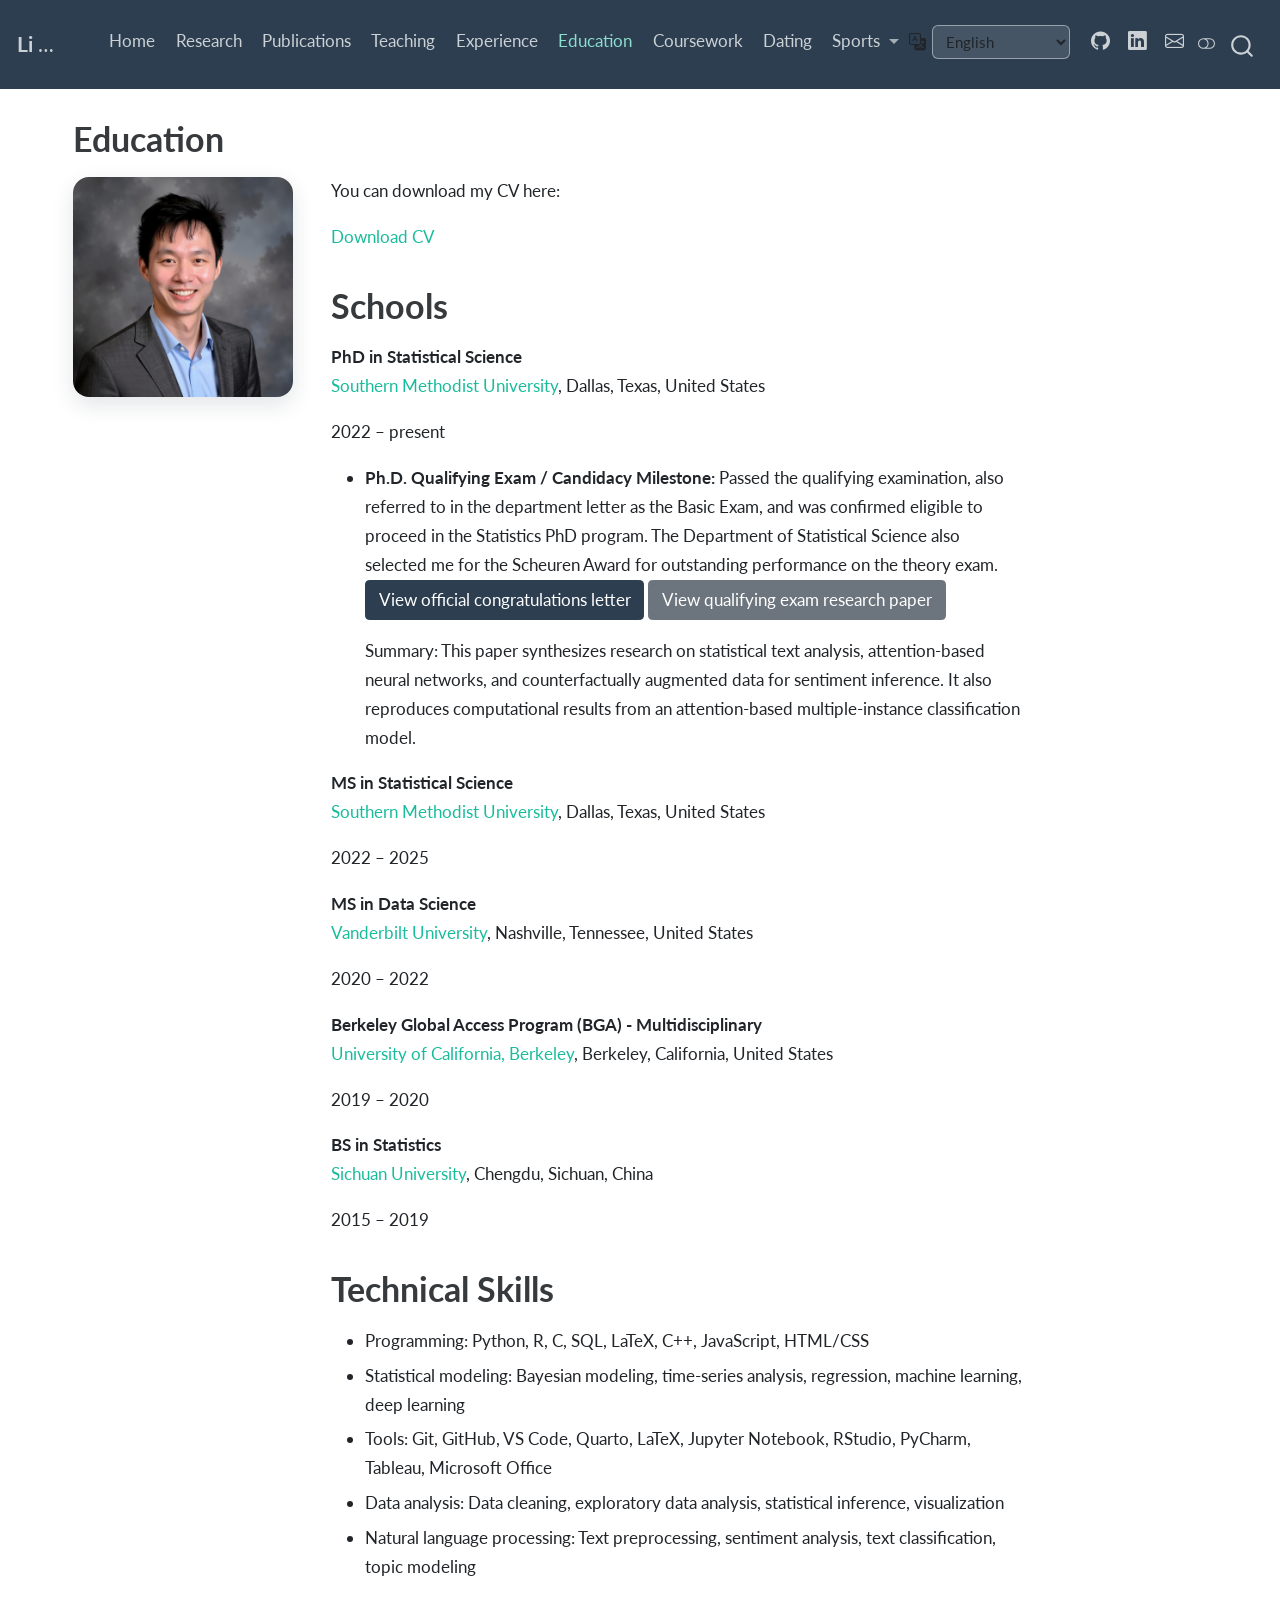
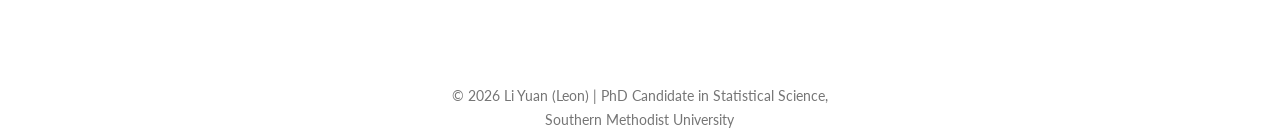
<file: docs/education.html>
<!DOCTYPE html>
<html xmlns="http://www.w3.org/1999/xhtml" lang="en" xml:lang="en"><head>

<meta charset="utf-8">
<meta name="generator" content="quarto-1.3.450">

<meta name="viewport" content="width=device-width, initial-scale=1.0, user-scalable=yes">


<title>Li Yuan - Education</title>
<style>
code{white-space: pre-wrap;}
span.smallcaps{font-variant: small-caps;}
div.columns{display: flex; gap: min(4vw, 1.5em);}
div.column{flex: auto; overflow-x: auto;}
div.hanging-indent{margin-left: 1.5em; text-indent: -1.5em;}
ul.task-list{list-style: none;}
ul.task-list li input[type="checkbox"] {
  width: 0.8em;
  margin: 0 0.8em 0.2em -1em; /* quarto-specific, see https://github.com/quarto-dev/quarto-cli/issues/4556 */ 
  vertical-align: middle;
}
</style>


<script src="site_libs/quarto-nav/quarto-nav.js"></script>
<script src="site_libs/quarto-nav/headroom.min.js"></script>
<script src="site_libs/clipboard/clipboard.min.js"></script>
<script src="site_libs/quarto-search/autocomplete.umd.js"></script>
<script src="site_libs/quarto-search/fuse.min.js"></script>
<script src="site_libs/quarto-search/quarto-search.js"></script>
<meta name="quarto:offset" content="./">
<script src="site_libs/quarto-html/quarto.js"></script>
<script src="site_libs/quarto-html/popper.min.js"></script>
<script src="site_libs/quarto-html/tippy.umd.min.js"></script>
<script src="site_libs/quarto-html/anchor.min.js"></script>
<link href="site_libs/quarto-html/tippy.css" rel="stylesheet">
<link href="site_libs/quarto-html/quarto-syntax-highlighting.css" rel="stylesheet" class="quarto-color-scheme" id="quarto-text-highlighting-styles">
<link href="site_libs/quarto-html/quarto-syntax-highlighting-dark.css" rel="prefetch" class="quarto-color-scheme quarto-color-alternate" id="quarto-text-highlighting-styles">
<script src="site_libs/bootstrap/bootstrap.min.js"></script>
<link href="site_libs/bootstrap/bootstrap-icons.css" rel="stylesheet">
<link href="site_libs/bootstrap/bootstrap.min.css" rel="stylesheet" class="quarto-color-scheme" id="quarto-bootstrap" data-mode="light">
<link href="site_libs/bootstrap/bootstrap-dark.min.css" rel="prefetch" class="quarto-color-scheme quarto-color-alternate" id="quarto-bootstrap" data-mode="dark">
<script id="quarto-search-options" type="application/json">{
  "location": "navbar",
  "copy-button": false,
  "collapse-after": 3,
  "panel-placement": "end",
  "type": "overlay",
  "limit": 20,
  "language": {
    "search-no-results-text": "No results",
    "search-matching-documents-text": "matching documents",
    "search-copy-link-title": "Copy link to search",
    "search-hide-matches-text": "Hide additional matches",
    "search-more-match-text": "more match in this document",
    "search-more-matches-text": "more matches in this document",
    "search-clear-button-title": "Clear",
    "search-detached-cancel-button-title": "Cancel",
    "search-submit-button-title": "Submit",
    "search-label": "Search"
  }
}</script>
<!-- Privacy-friendly analytics by Plausible -->
<script async="" src="https://plausible.io/js/pa-gqNCaIdhxq-45BBahy_wl.js"></script>
<script>
  window.plausible=window.plausible||function(){(plausible.q=plausible.q||[]).push(arguments)},plausible.init=plausible.init||function(i){plausible.o=i||{}};
  plausible.init()
</script>


<link rel="stylesheet" href="styles.css">
</head>

<body class="nav-fixed">

<div id="quarto-search-results"></div>
  <header id="quarto-header" class="headroom fixed-top">
    <nav class="navbar navbar-expand-lg navbar-dark ">
      <div class="navbar-container container-fluid">
      <div class="navbar-brand-container">
    <a class="navbar-brand" href="./index.html">
    <span class="navbar-title">Li Yuan</span>
    </a>
  </div>
            <div id="quarto-search" class="" title="Search"></div>
          <button class="navbar-toggler" type="button" data-bs-toggle="collapse" data-bs-target="#navbarCollapse" aria-controls="navbarCollapse" aria-expanded="false" aria-label="Toggle navigation" onclick="if (window.quartoToggleHeadroom) { window.quartoToggleHeadroom(); }">
  <span class="navbar-toggler-icon"></span>
</button>
          <div class="collapse navbar-collapse" id="navbarCollapse">
            <ul class="navbar-nav navbar-nav-scroll me-auto">
  <li class="nav-item">
    <a class="nav-link" href="./index.html" rel="" target="">
 <span class="menu-text">Home</span></a>
  </li>  
  <li class="nav-item">
    <a class="nav-link" href="./research.html" rel="" target="">
 <span class="menu-text">Research</span></a>
  </li>  
  <li class="nav-item">
    <a class="nav-link" href="./publications.html" rel="" target="">
 <span class="menu-text">Publications</span></a>
  </li>  
  <li class="nav-item">
    <a class="nav-link" href="./teaching.html" rel="" target="">
 <span class="menu-text">Teaching</span></a>
  </li>  
  <li class="nav-item">
    <a class="nav-link" href="./experience.html" rel="" target="">
 <span class="menu-text">Experience</span></a>
  </li>  
  <li class="nav-item">
    <a class="nav-link active" href="./education.html" rel="" target="" aria-current="page">
 <span class="menu-text">Education</span></a>
  </li>  
  <li class="nav-item">
    <a class="nav-link" href="./coursework.html" rel="" target="">
 <span class="menu-text">Coursework</span></a>
  </li>  
  <li class="nav-item">
    <a class="nav-link" href="./dating.html" rel="" target="">
 <span class="menu-text">Dating</span></a>
  </li>  
  <li class="nav-item dropdown ">
    <a class="nav-link dropdown-toggle" href="#" id="nav-menu-sports" role="button" data-bs-toggle="dropdown" aria-expanded="false" rel="" target="">
 <span class="menu-text">Sports</span>
    </a>
    <ul class="dropdown-menu" aria-labelledby="nav-menu-sports">    
        <li>
    <a class="dropdown-item" href="./sports.html" rel="" target="">
 <span class="dropdown-text">Sports Overview</span></a>
  </li>  
        <li>
    <a class="dropdown-item" href="./sports.html#archery" rel="" target="">
 <span class="dropdown-text">Archery</span></a>
  </li>  
        <li>
    <a class="dropdown-item" href="./sports.html#golf" rel="" target="">
 <span class="dropdown-text">Golf</span></a>
  </li>  
        <li>
    <a class="dropdown-item" href="./sports.html#cycling" rel="" target="">
 <span class="dropdown-text">Cycling</span></a>
  </li>  
        <li>
    <a class="dropdown-item" href="./sports.html#swimming" rel="" target="">
 <span class="dropdown-text">Swimming</span></a>
  </li>  
        <li>
    <a class="dropdown-item" href="./sports.html#climbing" rel="" target="">
 <span class="dropdown-text">Climbing</span></a>
  </li>  
        <li>
    <a class="dropdown-item" href="./sports.html#flight-training" rel="" target="">
 <span class="dropdown-text">Flight Training</span></a>
  </li>  
    </ul>
  </li>
</ul>
            <ul class="navbar-nav navbar-nav-scroll ms-auto">
  <li class="nav-item compact">
    <a class="nav-link" href="https://github.com/LiYuan199701" rel="" target=""><i class="bi bi-github" role="img">
</i> 
 <span class="menu-text"></span></a>
  </li>  
  <li class="nav-item compact">
    <a class="nav-link" href="https://www.linkedin.com/in/leon-king-436309192/" rel="" target=""><i class="bi bi-linkedin" role="img">
</i> 
 <span class="menu-text"></span></a>
  </li>  
  <li class="nav-item compact">
    <a class="nav-link" href="mailto:yuanli@smu.edu" rel="" target=""><i class="bi bi-envelope" role="img">
</i> 
 <span class="menu-text"></span></a>
  </li>  
</ul>
            <div class="quarto-navbar-tools">
  <a href="" class="quarto-color-scheme-toggle quarto-navigation-tool  px-1" onclick="window.quartoToggleColorScheme(); return false;" title="Toggle dark mode"><i class="bi"></i></a>
</div>
          </div> <!-- /navcollapse -->
      </div> <!-- /container-fluid -->
    </nav>
</header>
<!-- content -->
<div id="quarto-content" class="quarto-container page-columns page-rows-contents page-layout-full page-navbar">
<!-- sidebar -->
<!-- margin-sidebar -->
    <div id="quarto-margin-sidebar" class="sidebar margin-sidebar zindex-bottom">
        
    </div>
<!-- main -->
<main class="content column-page" id="quarto-document-content">

<header id="title-block-header" class="quarto-title-block default">
<div class="quarto-title">
<h1 class="title">Education</h1>
</div>



<div class="quarto-title-meta">

    
  
    
  </div>
  

</header>

<div class="publications-layout">
<div class="publications-portrait" role="complementary" aria-label="Author portrait">
<p><img src="images/headshots/Headshots/education-headshot.jpg" alt="Professional studio portrait of Li Yuan (Leon)"></p>
</div>
<div class="publications-manuscripts">
<p>You can download my CV here:</p>
<p><a href="files/Li_Yuan_CV.pdf">Download CV</a></p>
<section id="schools" class="level1">
<h1>Schools</h1>
<p><strong>PhD in Statistical Science</strong><br>
<a href="https://www.smu.edu/dedman/academics/departments/statistics">Southern Methodist University</a>, Dallas, Texas, United States</p>
<p>2022 – present</p>
<ul>
<li><p><strong>Ph.D.&nbsp;Qualifying Exam / Candidacy Milestone:</strong> Passed the qualifying examination, also referred to in the department letter as the Basic Exam, and was confirmed eligible to proceed in the Statistics PhD program. The Department of Statistical Science also selected me for the Scheuren Award for outstanding performance on the theory exam.<br>
<a href="files/smu_phd_qualifying_exam_congratulations_letter.pdf" class="btn btn-primary">View official congratulations letter</a> <a href="files/Phd_qualifying.pdf" class="btn btn-secondary">View qualifying exam research paper</a></p>
<p>Summary: This paper synthesizes research on statistical text analysis, attention-based neural networks, and counterfactually augmented data for sentiment inference. It also reproduces computational results from an attention-based multiple-instance classification model.</p></li>
</ul>
<p><strong>MS in Statistical Science</strong><br>
<a href="https://www.smu.edu/dedman/academics/departments/statistics">Southern Methodist University</a>, Dallas, Texas, United States</p>
<p>2022 – 2025</p>
<p><strong>MS in Data Science</strong><br>
<a href="https://www.vanderbilt.edu/datascience/">Vanderbilt University</a>, Nashville, Tennessee, United States</p>
<p>2020 – 2022</p>
<p><strong>Berkeley Global Access Program (BGA) - Multidisciplinary</strong><br>
<a href="https://extension.berkeley.edu/international/academic/berkeley-global-access/visiting-student/?b_source=google&amp;b_medium=cpc&amp;b_campaign=20169602537&amp;b_adgroup=&amp;b_keyword=&amp;b_matchtype=&amp;b_gclid=Cj0KCQjw2_TQBhCnARIsAF3-XhzKaadieDis5Xku8tXgDvpFAODg5vVBqZ0bIiRQRVLHCWYn2DWssIEaAtexEALw_wcB&amp;b_device=c-&amp;b_position=&amp;b_adid=&amp;b_placement=&amp;b_random=15852960303173757338&amp;gad_source=1&amp;gad_campaignid=21205844149&amp;gbraid=0AAAAADgHbDJzzt04WKgtICGtdOl2LEinQ&amp;gclid=Cj0KCQjw2_TQBhCnARIsAF3-XhzKaadieDis5Xku8tXgDvpFAODg5vVBqZ0bIiRQRVLHCWYn2DWssIEaAtexEALw_wcB">University of California, Berkeley</a>, Berkeley, California, United States</p>
<p>2019 – 2020</p>
<p><strong>BS in Statistics</strong><br>
<a href="https://math.scu.edu.cn/en/English/About.htm">Sichuan University</a>, Chengdu, Sichuan, China</p>
<p>2015 – 2019</p>
</section>
<section id="technical-skills" class="level1">
<h1>Technical Skills</h1>
<ul>
<li>Programming: Python, R, C, SQL, LaTeX, C++, JavaScript, HTML/CSS</li>
<li>Statistical modeling: Bayesian modeling, time-series analysis, regression, machine learning, deep learning</li>
<li>Tools: Git, GitHub, VS Code, Quarto, LaTeX, Jupyter Notebook, RStudio, PyCharm, Tableau, Microsoft Office</li>
<li>Data analysis: Data cleaning, exploratory data analysis, statistical inference, visualization</li>
<li>Natural language processing: Text preprocessing, sentiment analysis, text classification, topic modeling</li>
</ul>
</section>
</div>
</div>



</main> <!-- /main -->
<script src="language-switcher.js"></script>
<script id="quarto-html-after-body" type="application/javascript">
window.document.addEventListener("DOMContentLoaded", function (event) {
  const toggleBodyColorMode = (bsSheetEl) => {
    const mode = bsSheetEl.getAttribute("data-mode");
    const bodyEl = window.document.querySelector("body");
    if (mode === "dark") {
      bodyEl.classList.add("quarto-dark");
      bodyEl.classList.remove("quarto-light");
    } else {
      bodyEl.classList.add("quarto-light");
      bodyEl.classList.remove("quarto-dark");
    }
  }
  const toggleBodyColorPrimary = () => {
    const bsSheetEl = window.document.querySelector("link#quarto-bootstrap");
    if (bsSheetEl) {
      toggleBodyColorMode(bsSheetEl);
    }
  }
  toggleBodyColorPrimary();  
  const disableStylesheet = (stylesheets) => {
    for (let i=0; i < stylesheets.length; i++) {
      const stylesheet = stylesheets[i];
      stylesheet.rel = 'prefetch';
    }
  }
  const enableStylesheet = (stylesheets) => {
    for (let i=0; i < stylesheets.length; i++) {
      const stylesheet = stylesheets[i];
      stylesheet.rel = 'stylesheet';
    }
  }
  const manageTransitions = (selector, allowTransitions) => {
    const els = window.document.querySelectorAll(selector);
    for (let i=0; i < els.length; i++) {
      const el = els[i];
      if (allowTransitions) {
        el.classList.remove('notransition');
      } else {
        el.classList.add('notransition');
      }
    }
  }
  const toggleColorMode = (alternate) => {
    // Switch the stylesheets
    const alternateStylesheets = window.document.querySelectorAll('link.quarto-color-scheme.quarto-color-alternate');
    manageTransitions('#quarto-margin-sidebar .nav-link', false);
    if (alternate) {
      enableStylesheet(alternateStylesheets);
      for (const sheetNode of alternateStylesheets) {
        if (sheetNode.id === "quarto-bootstrap") {
          toggleBodyColorMode(sheetNode);
        }
      }
    } else {
      disableStylesheet(alternateStylesheets);
      toggleBodyColorPrimary();
    }
    manageTransitions('#quarto-margin-sidebar .nav-link', true);
    // Switch the toggles
    const toggles = window.document.querySelectorAll('.quarto-color-scheme-toggle');
    for (let i=0; i < toggles.length; i++) {
      const toggle = toggles[i];
      if (toggle) {
        if (alternate) {
          toggle.classList.add("alternate");     
        } else {
          toggle.classList.remove("alternate");
        }
      }
    }
    // Hack to workaround the fact that safari doesn't
    // properly recolor the scrollbar when toggling (#1455)
    if (navigator.userAgent.indexOf('Safari') > 0 && navigator.userAgent.indexOf('Chrome') == -1) {
      manageTransitions("body", false);
      window.scrollTo(0, 1);
      setTimeout(() => {
        window.scrollTo(0, 0);
        manageTransitions("body", true);
      }, 40);  
    }
  }
  const isFileUrl = () => { 
    return window.location.protocol === 'file:';
  }
  const hasAlternateSentinel = () => {  
    let styleSentinel = getColorSchemeSentinel();
    if (styleSentinel !== null) {
      return styleSentinel === "alternate";
    } else {
      return false;
    }
  }
  const setStyleSentinel = (alternate) => {
    const value = alternate ? "alternate" : "default";
    if (!isFileUrl()) {
      window.localStorage.setItem("quarto-color-scheme", value);
    } else {
      localAlternateSentinel = value;
    }
  }
  const getColorSchemeSentinel = () => {
    if (!isFileUrl()) {
      const storageValue = window.localStorage.getItem("quarto-color-scheme");
      return storageValue != null ? storageValue : localAlternateSentinel;
    } else {
      return localAlternateSentinel;
    }
  }
  let localAlternateSentinel = 'default';
  // Dark / light mode switch
  window.quartoToggleColorScheme = () => {
    // Read the current dark / light value 
    let toAlternate = !hasAlternateSentinel();
    toggleColorMode(toAlternate);
    setStyleSentinel(toAlternate);
  };
  // Ensure there is a toggle, if there isn't float one in the top right
  if (window.document.querySelector('.quarto-color-scheme-toggle') === null) {
    const a = window.document.createElement('a');
    a.classList.add('top-right');
    a.classList.add('quarto-color-scheme-toggle');
    a.href = "";
    a.onclick = function() { try { window.quartoToggleColorScheme(); } catch {} return false; };
    const i = window.document.createElement("i");
    i.classList.add('bi');
    a.appendChild(i);
    window.document.body.appendChild(a);
  }
  // Switch to dark mode if need be
  if (hasAlternateSentinel()) {
    toggleColorMode(true);
  } else {
    toggleColorMode(false);
  }
  const icon = "";
  const anchorJS = new window.AnchorJS();
  anchorJS.options = {
    placement: 'right',
    icon: icon
  };
  anchorJS.add('.anchored');
  const isCodeAnnotation = (el) => {
    for (const clz of el.classList) {
      if (clz.startsWith('code-annotation-')) {                     
        return true;
      }
    }
    return false;
  }
  const clipboard = new window.ClipboardJS('.code-copy-button', {
    text: function(trigger) {
      const codeEl = trigger.previousElementSibling.cloneNode(true);
      for (const childEl of codeEl.children) {
        if (isCodeAnnotation(childEl)) {
          childEl.remove();
        }
      }
      return codeEl.innerText;
    }
  });
  clipboard.on('success', function(e) {
    // button target
    const button = e.trigger;
    // don't keep focus
    button.blur();
    // flash "checked"
    button.classList.add('code-copy-button-checked');
    var currentTitle = button.getAttribute("title");
    button.setAttribute("title", "Copied!");
    let tooltip;
    if (window.bootstrap) {
      button.setAttribute("data-bs-toggle", "tooltip");
      button.setAttribute("data-bs-placement", "left");
      button.setAttribute("data-bs-title", "Copied!");
      tooltip = new bootstrap.Tooltip(button, 
        { trigger: "manual", 
          customClass: "code-copy-button-tooltip",
          offset: [0, -8]});
      tooltip.show();    
    }
    setTimeout(function() {
      if (tooltip) {
        tooltip.hide();
        button.removeAttribute("data-bs-title");
        button.removeAttribute("data-bs-toggle");
        button.removeAttribute("data-bs-placement");
      }
      button.setAttribute("title", currentTitle);
      button.classList.remove('code-copy-button-checked');
    }, 1000);
    // clear code selection
    e.clearSelection();
  });
  function tippyHover(el, contentFn) {
    const config = {
      allowHTML: true,
      content: contentFn,
      maxWidth: 500,
      delay: 100,
      arrow: false,
      appendTo: function(el) {
          return el.parentElement;
      },
      interactive: true,
      interactiveBorder: 10,
      theme: 'quarto',
      placement: 'bottom-start'
    };
    window.tippy(el, config); 
  }
  const noterefs = window.document.querySelectorAll('a[role="doc-noteref"]');
  for (var i=0; i<noterefs.length; i++) {
    const ref = noterefs[i];
    tippyHover(ref, function() {
      // use id or data attribute instead here
      let href = ref.getAttribute('data-footnote-href') || ref.getAttribute('href');
      try { href = new URL(href).hash; } catch {}
      const id = href.replace(/^#\/?/, "");
      const note = window.document.getElementById(id);
      return note.innerHTML;
    });
  }
      let selectedAnnoteEl;
      const selectorForAnnotation = ( cell, annotation) => {
        let cellAttr = 'data-code-cell="' + cell + '"';
        let lineAttr = 'data-code-annotation="' +  annotation + '"';
        const selector = 'span[' + cellAttr + '][' + lineAttr + ']';
        return selector;
      }
      const selectCodeLines = (annoteEl) => {
        const doc = window.document;
        const targetCell = annoteEl.getAttribute("data-target-cell");
        const targetAnnotation = annoteEl.getAttribute("data-target-annotation");
        const annoteSpan = window.document.querySelector(selectorForAnnotation(targetCell, targetAnnotation));
        const lines = annoteSpan.getAttribute("data-code-lines").split(",");
        const lineIds = lines.map((line) => {
          return targetCell + "-" + line;
        })
        let top = null;
        let height = null;
        let parent = null;
        if (lineIds.length > 0) {
            //compute the position of the single el (top and bottom and make a div)
            const el = window.document.getElementById(lineIds[0]);
            top = el.offsetTop;
            height = el.offsetHeight;
            parent = el.parentElement.parentElement;
          if (lineIds.length > 1) {
            const lastEl = window.document.getElementById(lineIds[lineIds.length - 1]);
            const bottom = lastEl.offsetTop + lastEl.offsetHeight;
            height = bottom - top;
          }
          if (top !== null && height !== null && parent !== null) {
            // cook up a div (if necessary) and position it 
            let div = window.document.getElementById("code-annotation-line-highlight");
            if (div === null) {
              div = window.document.createElement("div");
              div.setAttribute("id", "code-annotation-line-highlight");
              div.style.position = 'absolute';
              parent.appendChild(div);
            }
            div.style.top = top - 2 + "px";
            div.style.height = height + 4 + "px";
            let gutterDiv = window.document.getElementById("code-annotation-line-highlight-gutter");
            if (gutterDiv === null) {
              gutterDiv = window.document.createElement("div");
              gutterDiv.setAttribute("id", "code-annotation-line-highlight-gutter");
              gutterDiv.style.position = 'absolute';
              const codeCell = window.document.getElementById(targetCell);
              const gutter = codeCell.querySelector('.code-annotation-gutter');
              gutter.appendChild(gutterDiv);
            }
            gutterDiv.style.top = top - 2 + "px";
            gutterDiv.style.height = height + 4 + "px";
          }
          selectedAnnoteEl = annoteEl;
        }
      };
      const unselectCodeLines = () => {
        const elementsIds = ["code-annotation-line-highlight", "code-annotation-line-highlight-gutter"];
        elementsIds.forEach((elId) => {
          const div = window.document.getElementById(elId);
          if (div) {
            div.remove();
          }
        });
        selectedAnnoteEl = undefined;
      };
      // Attach click handler to the DT
      const annoteDls = window.document.querySelectorAll('dt[data-target-cell]');
      for (const annoteDlNode of annoteDls) {
        annoteDlNode.addEventListener('click', (event) => {
          const clickedEl = event.target;
          if (clickedEl !== selectedAnnoteEl) {
            unselectCodeLines();
            const activeEl = window.document.querySelector('dt[data-target-cell].code-annotation-active');
            if (activeEl) {
              activeEl.classList.remove('code-annotation-active');
            }
            selectCodeLines(clickedEl);
            clickedEl.classList.add('code-annotation-active');
          } else {
            // Unselect the line
            unselectCodeLines();
            clickedEl.classList.remove('code-annotation-active');
          }
        });
      }
  const findCites = (el) => {
    const parentEl = el.parentElement;
    if (parentEl) {
      const cites = parentEl.dataset.cites;
      if (cites) {
        return {
          el,
          cites: cites.split(' ')
        };
      } else {
        return findCites(el.parentElement)
      }
    } else {
      return undefined;
    }
  };
  var bibliorefs = window.document.querySelectorAll('a[role="doc-biblioref"]');
  for (var i=0; i<bibliorefs.length; i++) {
    const ref = bibliorefs[i];
    const citeInfo = findCites(ref);
    if (citeInfo) {
      tippyHover(citeInfo.el, function() {
        var popup = window.document.createElement('div');
        citeInfo.cites.forEach(function(cite) {
          var citeDiv = window.document.createElement('div');
          citeDiv.classList.add('hanging-indent');
          citeDiv.classList.add('csl-entry');
          var biblioDiv = window.document.getElementById('ref-' + cite);
          if (biblioDiv) {
            citeDiv.innerHTML = biblioDiv.innerHTML;
          }
          popup.appendChild(citeDiv);
        });
        return popup.innerHTML;
      });
    }
  }
});
</script>
</div> <!-- /content -->
<footer class="footer">
  <div class="nav-footer">
    <div class="nav-footer-left">
      &nbsp;
    </div>   
    <div class="nav-footer-center">© 2026 Li Yuan (Leon) | PhD Candidate in Statistical Science, Southern Methodist University</div>
    <div class="nav-footer-right">
      &nbsp;
    </div>
  </div>
</footer>



</body></html>
</file>
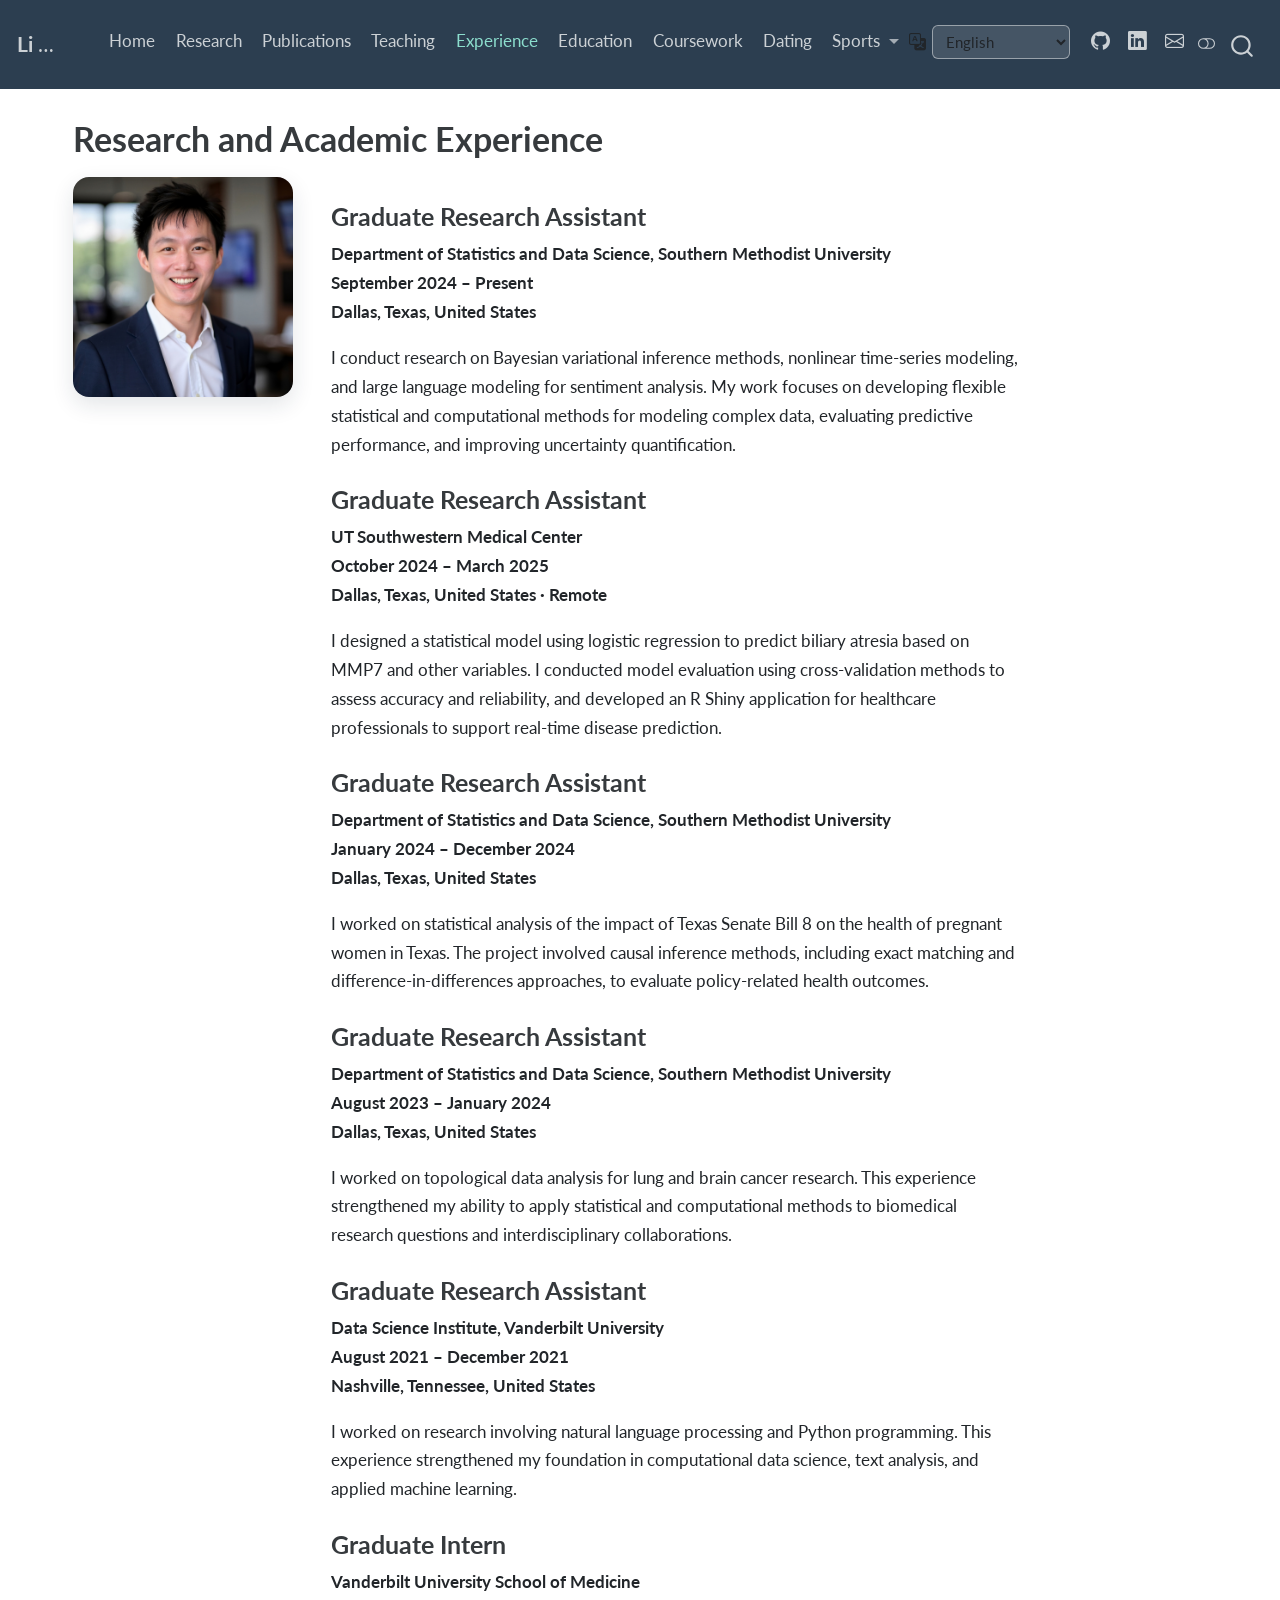
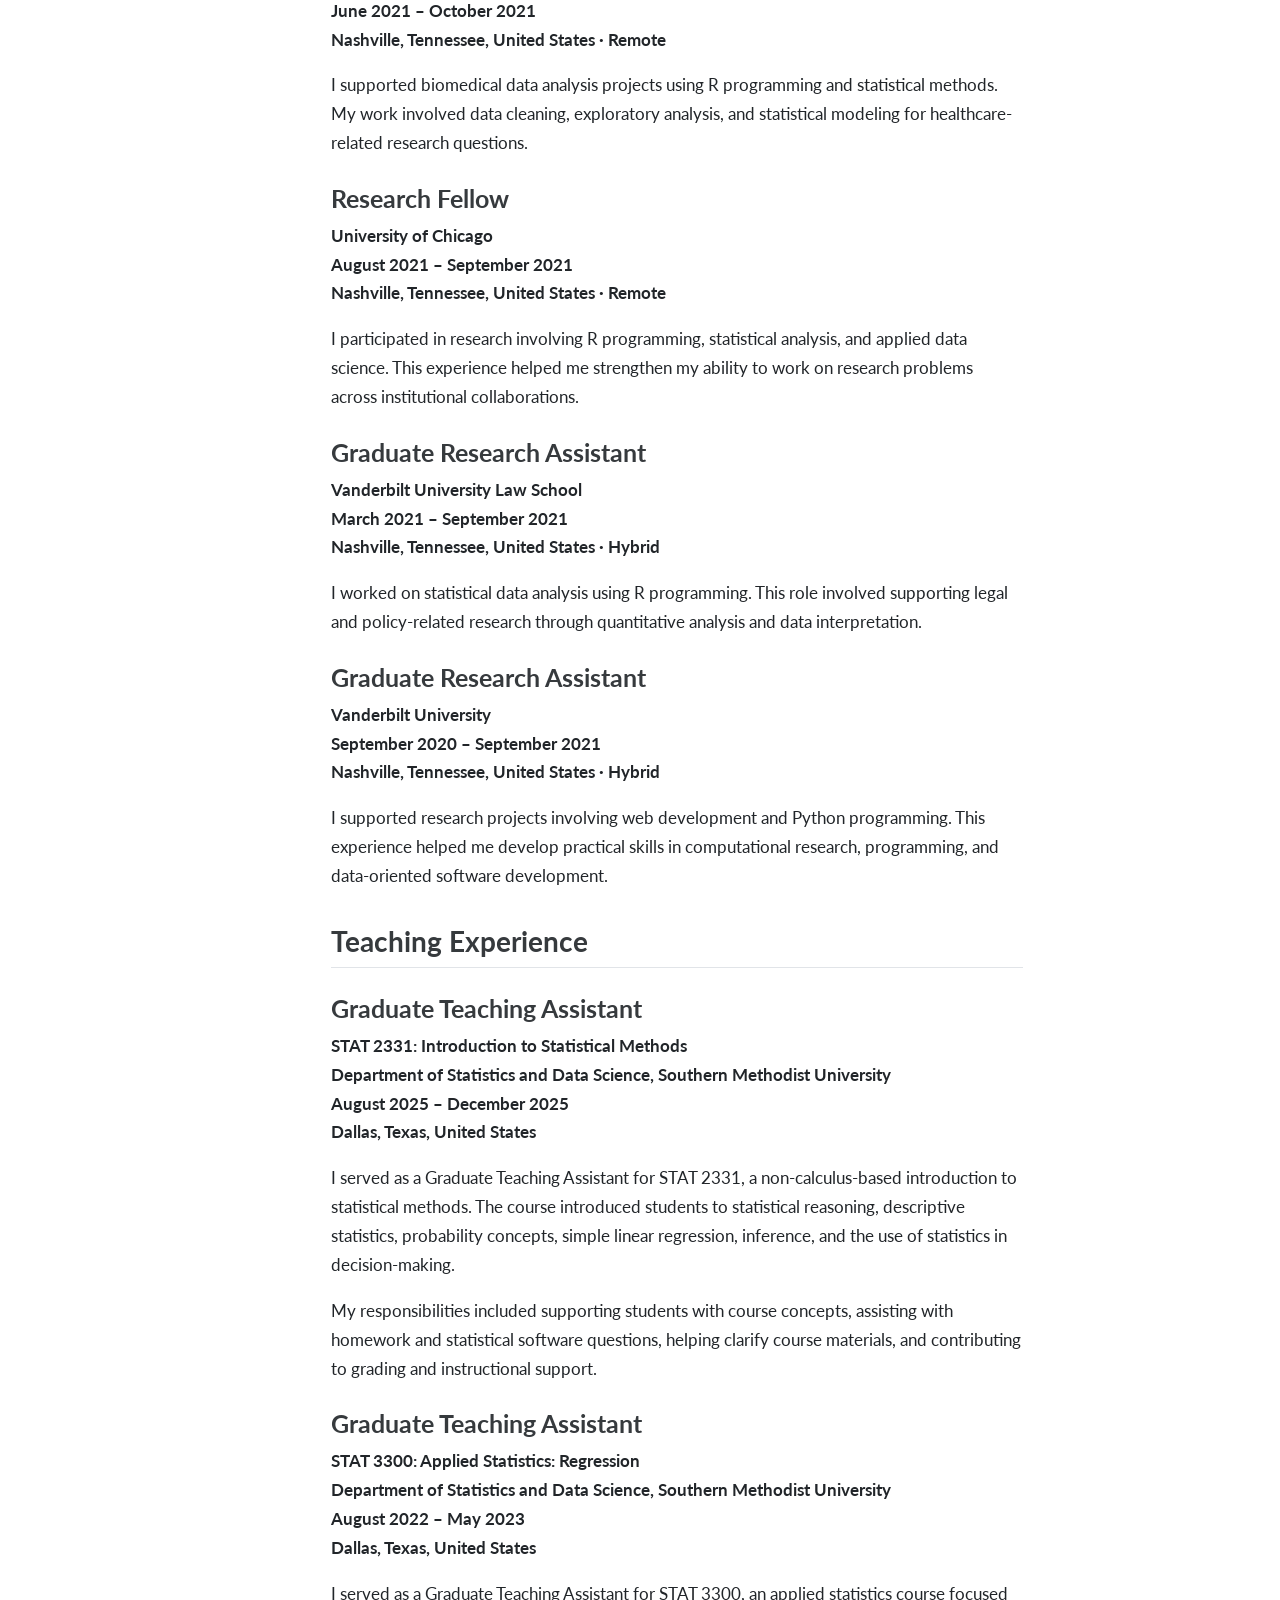
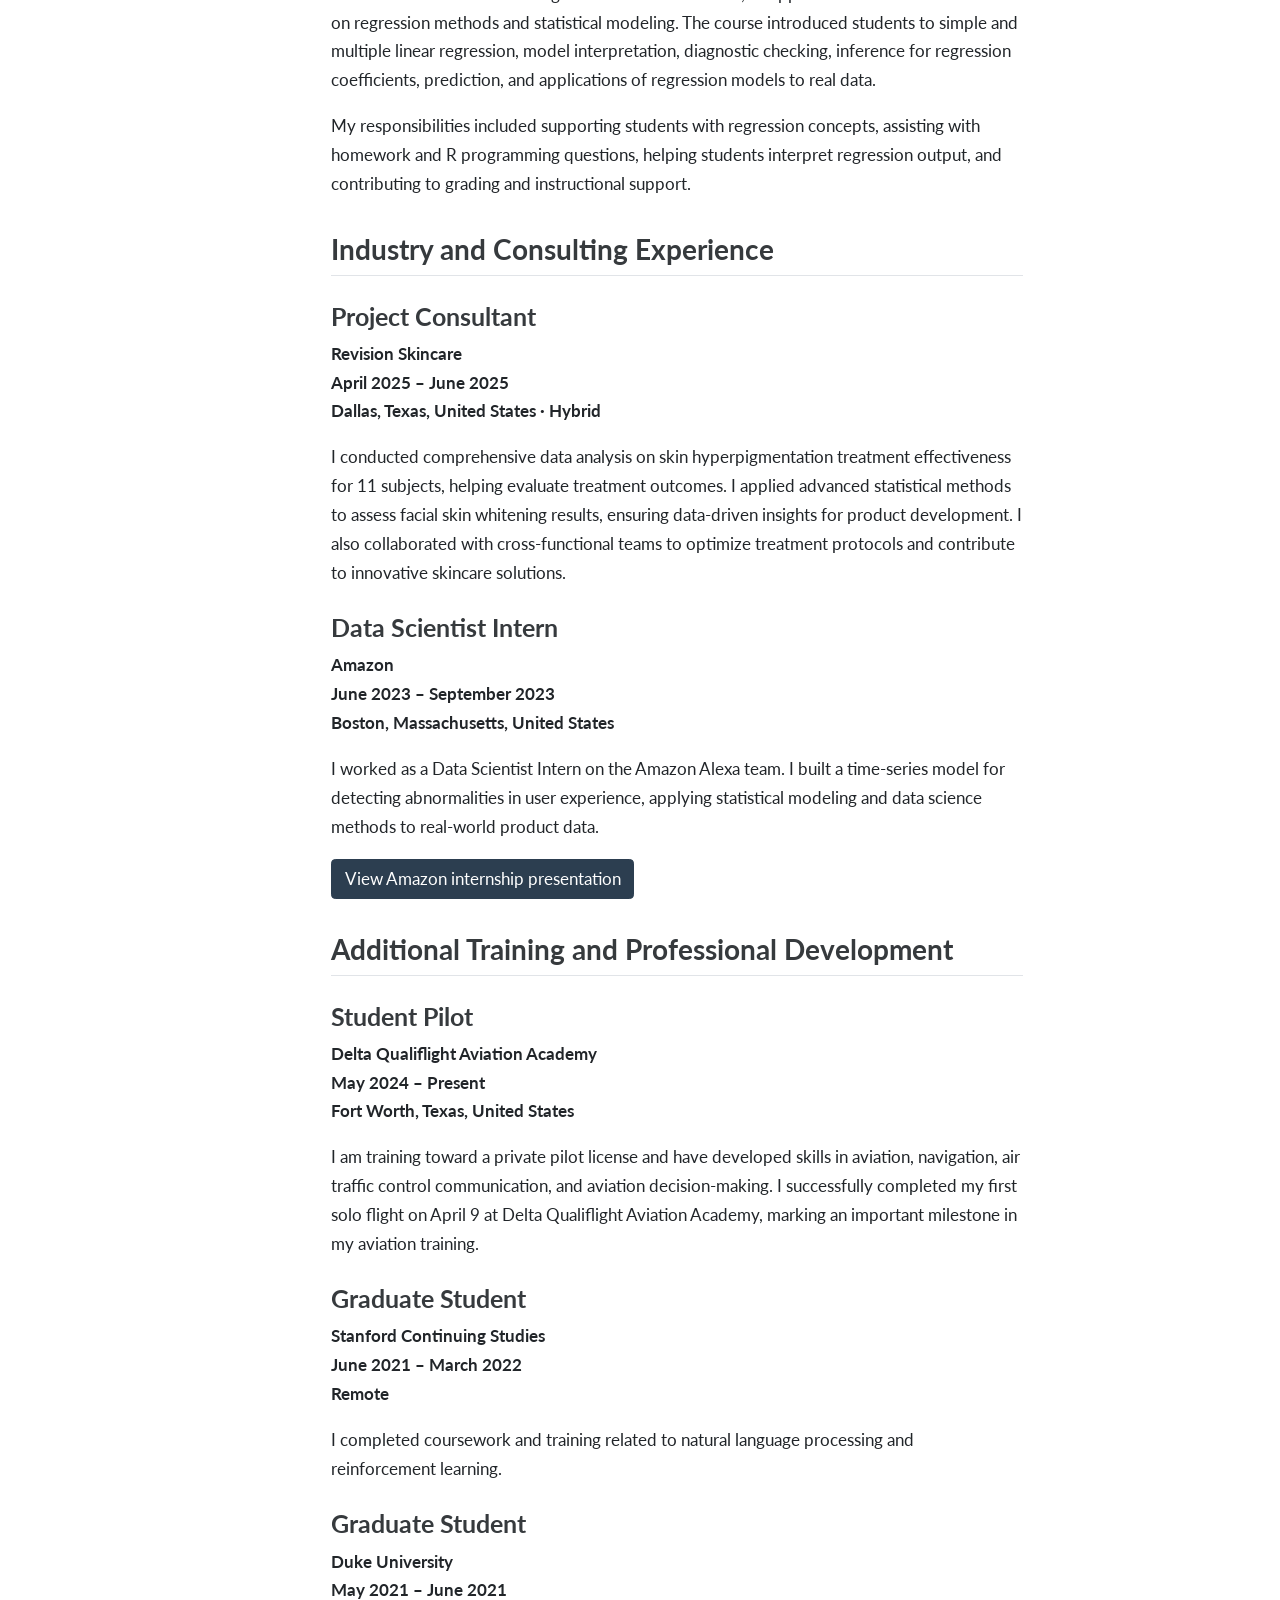
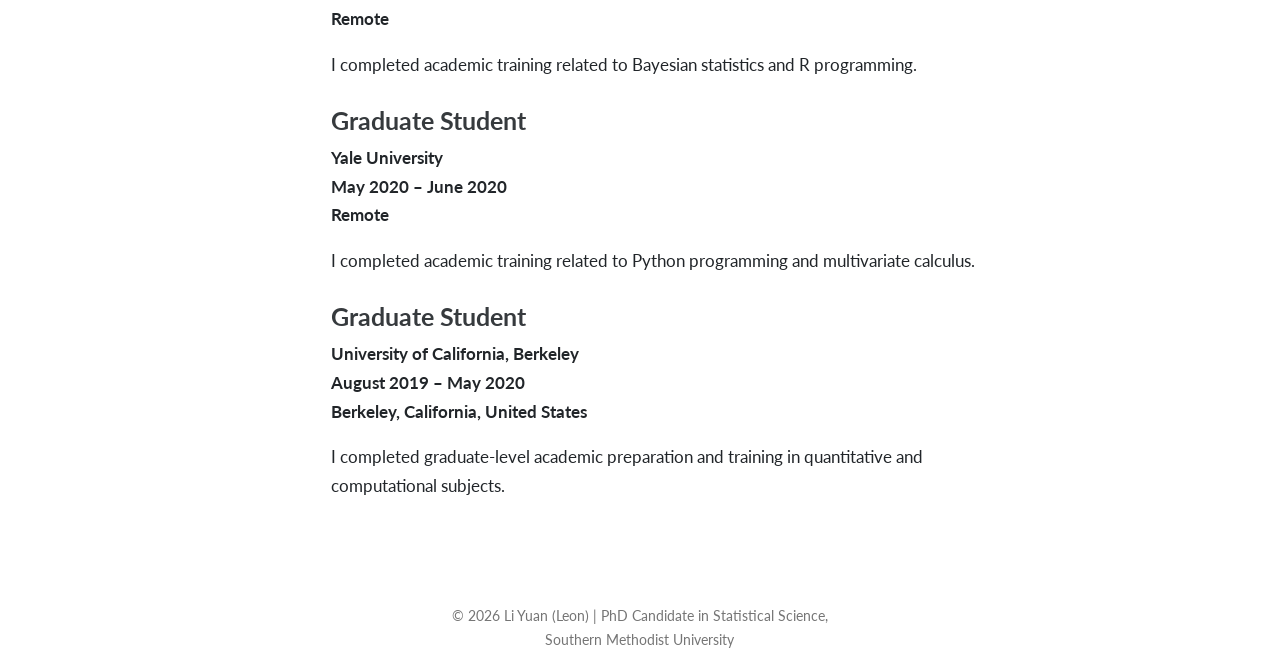
<file: docs/experience.html>
<!DOCTYPE html>
<html xmlns="http://www.w3.org/1999/xhtml" lang="en" xml:lang="en"><head>

<meta charset="utf-8">
<meta name="generator" content="quarto-1.3.450">

<meta name="viewport" content="width=device-width, initial-scale=1.0, user-scalable=yes">


<title>Li Yuan - Research and Academic Experience</title>
<style>
code{white-space: pre-wrap;}
span.smallcaps{font-variant: small-caps;}
div.columns{display: flex; gap: min(4vw, 1.5em);}
div.column{flex: auto; overflow-x: auto;}
div.hanging-indent{margin-left: 1.5em; text-indent: -1.5em;}
ul.task-list{list-style: none;}
ul.task-list li input[type="checkbox"] {
  width: 0.8em;
  margin: 0 0.8em 0.2em -1em; /* quarto-specific, see https://github.com/quarto-dev/quarto-cli/issues/4556 */ 
  vertical-align: middle;
}
</style>


<script src="site_libs/quarto-nav/quarto-nav.js"></script>
<script src="site_libs/quarto-nav/headroom.min.js"></script>
<script src="site_libs/clipboard/clipboard.min.js"></script>
<script src="site_libs/quarto-search/autocomplete.umd.js"></script>
<script src="site_libs/quarto-search/fuse.min.js"></script>
<script src="site_libs/quarto-search/quarto-search.js"></script>
<meta name="quarto:offset" content="./">
<script src="site_libs/quarto-html/quarto.js"></script>
<script src="site_libs/quarto-html/popper.min.js"></script>
<script src="site_libs/quarto-html/tippy.umd.min.js"></script>
<script src="site_libs/quarto-html/anchor.min.js"></script>
<link href="site_libs/quarto-html/tippy.css" rel="stylesheet">
<link href="site_libs/quarto-html/quarto-syntax-highlighting.css" rel="stylesheet" class="quarto-color-scheme" id="quarto-text-highlighting-styles">
<link href="site_libs/quarto-html/quarto-syntax-highlighting-dark.css" rel="prefetch" class="quarto-color-scheme quarto-color-alternate" id="quarto-text-highlighting-styles">
<script src="site_libs/bootstrap/bootstrap.min.js"></script>
<link href="site_libs/bootstrap/bootstrap-icons.css" rel="stylesheet">
<link href="site_libs/bootstrap/bootstrap.min.css" rel="stylesheet" class="quarto-color-scheme" id="quarto-bootstrap" data-mode="light">
<link href="site_libs/bootstrap/bootstrap-dark.min.css" rel="prefetch" class="quarto-color-scheme quarto-color-alternate" id="quarto-bootstrap" data-mode="dark">
<script id="quarto-search-options" type="application/json">{
  "location": "navbar",
  "copy-button": false,
  "collapse-after": 3,
  "panel-placement": "end",
  "type": "overlay",
  "limit": 20,
  "language": {
    "search-no-results-text": "No results",
    "search-matching-documents-text": "matching documents",
    "search-copy-link-title": "Copy link to search",
    "search-hide-matches-text": "Hide additional matches",
    "search-more-match-text": "more match in this document",
    "search-more-matches-text": "more matches in this document",
    "search-clear-button-title": "Clear",
    "search-detached-cancel-button-title": "Cancel",
    "search-submit-button-title": "Submit",
    "search-label": "Search"
  }
}</script>
<!-- Privacy-friendly analytics by Plausible -->
<script async="" src="https://plausible.io/js/pa-gqNCaIdhxq-45BBahy_wl.js"></script>
<script>
  window.plausible=window.plausible||function(){(plausible.q=plausible.q||[]).push(arguments)},plausible.init=plausible.init||function(i){plausible.o=i||{}};
  plausible.init()
</script>


<link rel="stylesheet" href="styles.css">
</head>

<body class="nav-fixed">

<div id="quarto-search-results"></div>
  <header id="quarto-header" class="headroom fixed-top">
    <nav class="navbar navbar-expand-lg navbar-dark ">
      <div class="navbar-container container-fluid">
      <div class="navbar-brand-container">
    <a class="navbar-brand" href="./index.html">
    <span class="navbar-title">Li Yuan</span>
    </a>
  </div>
            <div id="quarto-search" class="" title="Search"></div>
          <button class="navbar-toggler" type="button" data-bs-toggle="collapse" data-bs-target="#navbarCollapse" aria-controls="navbarCollapse" aria-expanded="false" aria-label="Toggle navigation" onclick="if (window.quartoToggleHeadroom) { window.quartoToggleHeadroom(); }">
  <span class="navbar-toggler-icon"></span>
</button>
          <div class="collapse navbar-collapse" id="navbarCollapse">
            <ul class="navbar-nav navbar-nav-scroll me-auto">
  <li class="nav-item">
    <a class="nav-link" href="./index.html" rel="" target="">
 <span class="menu-text">Home</span></a>
  </li>  
  <li class="nav-item">
    <a class="nav-link" href="./research.html" rel="" target="">
 <span class="menu-text">Research</span></a>
  </li>  
  <li class="nav-item">
    <a class="nav-link" href="./publications.html" rel="" target="">
 <span class="menu-text">Publications</span></a>
  </li>  
  <li class="nav-item">
    <a class="nav-link" href="./teaching.html" rel="" target="">
 <span class="menu-text">Teaching</span></a>
  </li>  
  <li class="nav-item">
    <a class="nav-link active" href="./experience.html" rel="" target="" aria-current="page">
 <span class="menu-text">Experience</span></a>
  </li>  
  <li class="nav-item">
    <a class="nav-link" href="./education.html" rel="" target="">
 <span class="menu-text">Education</span></a>
  </li>  
  <li class="nav-item">
    <a class="nav-link" href="./coursework.html" rel="" target="">
 <span class="menu-text">Coursework</span></a>
  </li>  
  <li class="nav-item">
    <a class="nav-link" href="./dating.html" rel="" target="">
 <span class="menu-text">Dating</span></a>
  </li>  
  <li class="nav-item dropdown ">
    <a class="nav-link dropdown-toggle" href="#" id="nav-menu-sports" role="button" data-bs-toggle="dropdown" aria-expanded="false" rel="" target="">
 <span class="menu-text">Sports</span>
    </a>
    <ul class="dropdown-menu" aria-labelledby="nav-menu-sports">    
        <li>
    <a class="dropdown-item" href="./sports.html" rel="" target="">
 <span class="dropdown-text">Sports Overview</span></a>
  </li>  
        <li>
    <a class="dropdown-item" href="./sports.html#archery" rel="" target="">
 <span class="dropdown-text">Archery</span></a>
  </li>  
        <li>
    <a class="dropdown-item" href="./sports.html#golf" rel="" target="">
 <span class="dropdown-text">Golf</span></a>
  </li>  
        <li>
    <a class="dropdown-item" href="./sports.html#cycling" rel="" target="">
 <span class="dropdown-text">Cycling</span></a>
  </li>  
        <li>
    <a class="dropdown-item" href="./sports.html#swimming" rel="" target="">
 <span class="dropdown-text">Swimming</span></a>
  </li>  
        <li>
    <a class="dropdown-item" href="./sports.html#climbing" rel="" target="">
 <span class="dropdown-text">Climbing</span></a>
  </li>  
        <li>
    <a class="dropdown-item" href="./sports.html#flight-training" rel="" target="">
 <span class="dropdown-text">Flight Training</span></a>
  </li>  
    </ul>
  </li>
</ul>
            <ul class="navbar-nav navbar-nav-scroll ms-auto">
  <li class="nav-item compact">
    <a class="nav-link" href="https://github.com/LiYuan199701" rel="" target=""><i class="bi bi-github" role="img">
</i> 
 <span class="menu-text"></span></a>
  </li>  
  <li class="nav-item compact">
    <a class="nav-link" href="https://www.linkedin.com/in/leon-king-436309192/" rel="" target=""><i class="bi bi-linkedin" role="img">
</i> 
 <span class="menu-text"></span></a>
  </li>  
  <li class="nav-item compact">
    <a class="nav-link" href="mailto:yuanli@smu.edu" rel="" target=""><i class="bi bi-envelope" role="img">
</i> 
 <span class="menu-text"></span></a>
  </li>  
</ul>
            <div class="quarto-navbar-tools">
  <a href="" class="quarto-color-scheme-toggle quarto-navigation-tool  px-1" onclick="window.quartoToggleColorScheme(); return false;" title="Toggle dark mode"><i class="bi"></i></a>
</div>
          </div> <!-- /navcollapse -->
      </div> <!-- /container-fluid -->
    </nav>
</header>
<!-- content -->
<div id="quarto-content" class="quarto-container page-columns page-rows-contents page-layout-full page-navbar">
<!-- sidebar -->
<!-- margin-sidebar -->
    <div id="quarto-margin-sidebar" class="sidebar margin-sidebar zindex-bottom">
        
    </div>
<!-- main -->
<main class="content column-page" id="quarto-document-content">

<header id="title-block-header" class="quarto-title-block default">
<div class="quarto-title">
<h1 class="title">Research and Academic Experience</h1>
</div>



<div class="quarto-title-meta">

    
  
    
  </div>
  

</header>

<div class="publications-layout">
<div class="publications-portrait" role="complementary" aria-label="Author portrait">
<p><img src="images/headshots/Headshots/experience-headshot.jpg" alt="Professional portrait of Li Yuan (Leon) in a navy suit"></p>
</div>
<div class="publications-manuscripts">
<section id="graduate-research-assistant" class="level3">
<h3 class="anchored" data-anchor-id="graduate-research-assistant">Graduate Research Assistant</h3>
<p><strong>Department of Statistics and Data Science, Southern Methodist University</strong><br>
<strong>September 2024 – Present</strong><br>
<strong>Dallas, Texas, United States</strong></p>
<p>I conduct research on Bayesian variational inference methods, nonlinear time-series modeling, and large language modeling for sentiment analysis. My work focuses on developing flexible statistical and computational methods for modeling complex data, evaluating predictive performance, and improving uncertainty quantification.</p>
</section>
<section id="graduate-research-assistant-1" class="level3">
<h3 class="anchored" data-anchor-id="graduate-research-assistant-1">Graduate Research Assistant</h3>
<p><strong>UT Southwestern Medical Center</strong><br>
<strong>October 2024 – March 2025</strong><br>
<strong>Dallas, Texas, United States · Remote</strong></p>
<p>I designed a statistical model using logistic regression to predict biliary atresia based on MMP7 and other variables. I conducted model evaluation using cross-validation methods to assess accuracy and reliability, and developed an R Shiny application for healthcare professionals to support real-time disease prediction.</p>
</section>
<section id="graduate-research-assistant-2" class="level3">
<h3 class="anchored" data-anchor-id="graduate-research-assistant-2">Graduate Research Assistant</h3>
<p><strong>Department of Statistics and Data Science, Southern Methodist University</strong><br>
<strong>January 2024 – December 2024</strong><br>
<strong>Dallas, Texas, United States</strong></p>
<p>I worked on statistical analysis of the impact of Texas Senate Bill 8 on the health of pregnant women in Texas. The project involved causal inference methods, including exact matching and difference-in-differences approaches, to evaluate policy-related health outcomes.</p>
</section>
<section id="graduate-research-assistant-3" class="level3">
<h3 class="anchored" data-anchor-id="graduate-research-assistant-3">Graduate Research Assistant</h3>
<p><strong>Department of Statistics and Data Science, Southern Methodist University</strong><br>
<strong>August 2023 – January 2024</strong><br>
<strong>Dallas, Texas, United States</strong></p>
<p>I worked on topological data analysis for lung and brain cancer research. This experience strengthened my ability to apply statistical and computational methods to biomedical research questions and interdisciplinary collaborations.</p>
</section>
<section id="graduate-research-assistant-4" class="level3">
<h3 class="anchored" data-anchor-id="graduate-research-assistant-4">Graduate Research Assistant</h3>
<p><strong>Data Science Institute, Vanderbilt University</strong><br>
<strong>August 2021 – December 2021</strong><br>
<strong>Nashville, Tennessee, United States</strong></p>
<p>I worked on research involving natural language processing and Python programming. This experience strengthened my foundation in computational data science, text analysis, and applied machine learning.</p>
</section>
<section id="graduate-intern" class="level3">
<h3 class="anchored" data-anchor-id="graduate-intern">Graduate Intern</h3>
<p><strong>Vanderbilt University School of Medicine</strong><br>
<strong>June 2021 – October 2021</strong><br>
<strong>Nashville, Tennessee, United States · Remote</strong></p>
<p>I supported biomedical data analysis projects using R programming and statistical methods. My work involved data cleaning, exploratory analysis, and statistical modeling for healthcare-related research questions.</p>
</section>
<section id="research-fellow" class="level3">
<h3 class="anchored" data-anchor-id="research-fellow">Research Fellow</h3>
<p><strong>University of Chicago</strong><br>
<strong>August 2021 – September 2021</strong><br>
<strong>Nashville, Tennessee, United States · Remote</strong></p>
<p>I participated in research involving R programming, statistical analysis, and applied data science. This experience helped me strengthen my ability to work on research problems across institutional collaborations.</p>
</section>
<section id="graduate-research-assistant-5" class="level3">
<h3 class="anchored" data-anchor-id="graduate-research-assistant-5">Graduate Research Assistant</h3>
<p><strong>Vanderbilt University Law School</strong><br>
<strong>March 2021 – September 2021</strong><br>
<strong>Nashville, Tennessee, United States · Hybrid</strong></p>
<p>I worked on statistical data analysis using R programming. This role involved supporting legal and policy-related research through quantitative analysis and data interpretation.</p>
</section>
<section id="graduate-research-assistant-6" class="level3">
<h3 class="anchored" data-anchor-id="graduate-research-assistant-6">Graduate Research Assistant</h3>
<p><strong>Vanderbilt University</strong><br>
<strong>September 2020 – September 2021</strong><br>
<strong>Nashville, Tennessee, United States · Hybrid</strong></p>
<p>I supported research projects involving web development and Python programming. This experience helped me develop practical skills in computational research, programming, and data-oriented software development.</p>
</section>
<section id="teaching-experience" class="level2">
<h2 class="anchored" data-anchor-id="teaching-experience">Teaching Experience</h2>
<section id="graduate-teaching-assistant" class="level3">
<h3 class="anchored" data-anchor-id="graduate-teaching-assistant">Graduate Teaching Assistant</h3>
<p><strong>STAT 2331: Introduction to Statistical Methods</strong><br>
<strong>Department of Statistics and Data Science, Southern Methodist University</strong><br>
<strong>August 2025 – December 2025</strong><br>
<strong>Dallas, Texas, United States</strong></p>
<p>I served as a Graduate Teaching Assistant for STAT 2331, a non-calculus-based introduction to statistical methods. The course introduced students to statistical reasoning, descriptive statistics, probability concepts, simple linear regression, inference, and the use of statistics in decision-making.</p>
<p>My responsibilities included supporting students with course concepts, assisting with homework and statistical software questions, helping clarify course materials, and contributing to grading and instructional support.</p>
</section>
<section id="graduate-teaching-assistant-1" class="level3">
<h3 class="anchored" data-anchor-id="graduate-teaching-assistant-1">Graduate Teaching Assistant</h3>
<p><strong>STAT 3300: Applied Statistics: Regression</strong><br>
<strong>Department of Statistics and Data Science, Southern Methodist University</strong><br>
<strong>August 2022 – May 2023</strong><br>
<strong>Dallas, Texas, United States</strong></p>
<p>I served as a Graduate Teaching Assistant for STAT 3300, an applied statistics course focused on regression methods and statistical modeling. The course introduced students to simple and multiple linear regression, model interpretation, diagnostic checking, inference for regression coefficients, prediction, and applications of regression models to real data.</p>
<p>My responsibilities included supporting students with regression concepts, assisting with homework and R programming questions, helping students interpret regression output, and contributing to grading and instructional support.</p>
</section>
</section>
<section id="industry-and-consulting-experience" class="level2">
<h2 class="anchored" data-anchor-id="industry-and-consulting-experience">Industry and Consulting Experience</h2>
<section id="project-consultant" class="level3">
<h3 class="anchored" data-anchor-id="project-consultant">Project Consultant</h3>
<p><strong>Revision Skincare</strong><br>
<strong>April 2025 – June 2025</strong><br>
<strong>Dallas, Texas, United States · Hybrid</strong></p>
<p>I conducted comprehensive data analysis on skin hyperpigmentation treatment effectiveness for 11 subjects, helping evaluate treatment outcomes. I applied advanced statistical methods to assess facial skin whitening results, ensuring data-driven insights for product development. I also collaborated with cross-functional teams to optimize treatment protocols and contribute to innovative skincare solutions.</p>
</section>
<section id="data-scientist-intern" class="level3">
<h3 class="anchored" data-anchor-id="data-scientist-intern">Data Scientist Intern</h3>
<p><strong>Amazon</strong><br>
<strong>June 2023 – September 2023</strong><br>
<strong>Boston, Massachusetts, United States</strong></p>
<p>I worked as a Data Scientist Intern on the Amazon Alexa team. I built a time-series model for detecting abnormalities in user experience, applying statistical modeling and data science methods to real-world product data.</p>
<p><a href="files/amazon_data_scientist_internship_presentation.pptx" class="btn btn-primary">View Amazon internship presentation</a></p>
</section>
</section>
<section id="additional-training-and-professional-development" class="level2">
<h2 class="anchored" data-anchor-id="additional-training-and-professional-development">Additional Training and Professional Development</h2>
<section id="student-pilot" class="level3">
<h3 class="anchored" data-anchor-id="student-pilot">Student Pilot</h3>
<p><strong>Delta Qualiflight Aviation Academy</strong><br>
<strong>May 2024 – Present</strong><br>
<strong>Fort Worth, Texas, United States</strong></p>
<p>I am training toward a private pilot license and have developed skills in aviation, navigation, air traffic control communication, and aviation decision-making. I successfully completed my first solo flight on April 9 at Delta Qualiflight Aviation Academy, marking an important milestone in my aviation training.</p>
</section>
<section id="graduate-student" class="level3">
<h3 class="anchored" data-anchor-id="graduate-student">Graduate Student</h3>
<p><strong>Stanford Continuing Studies</strong><br>
<strong>June 2021 – March 2022</strong><br>
<strong>Remote</strong></p>
<p>I completed coursework and training related to natural language processing and reinforcement learning.</p>
</section>
<section id="graduate-student-1" class="level3">
<h3 class="anchored" data-anchor-id="graduate-student-1">Graduate Student</h3>
<p><strong>Duke University</strong><br>
<strong>May 2021 – June 2021</strong><br>
<strong>Remote</strong></p>
<p>I completed academic training related to Bayesian statistics and R programming.</p>
</section>
<section id="graduate-student-2" class="level3">
<h3 class="anchored" data-anchor-id="graduate-student-2">Graduate Student</h3>
<p><strong>Yale University</strong><br>
<strong>May 2020 – June 2020</strong><br>
<strong>Remote</strong></p>
<p>I completed academic training related to Python programming and multivariate calculus.</p>
</section>
<section id="graduate-student-3" class="level3">
<h3 class="anchored" data-anchor-id="graduate-student-3">Graduate Student</h3>
<p><strong>University of California, Berkeley</strong><br>
<strong>August 2019 – May 2020</strong><br>
<strong>Berkeley, California, United States</strong></p>
<p>I completed graduate-level academic preparation and training in quantitative and computational subjects.</p>
</section>
</section>
</div>
</div>



</main> <!-- /main -->
<script src="language-switcher.js"></script>
<script id="quarto-html-after-body" type="application/javascript">
window.document.addEventListener("DOMContentLoaded", function (event) {
  const toggleBodyColorMode = (bsSheetEl) => {
    const mode = bsSheetEl.getAttribute("data-mode");
    const bodyEl = window.document.querySelector("body");
    if (mode === "dark") {
      bodyEl.classList.add("quarto-dark");
      bodyEl.classList.remove("quarto-light");
    } else {
      bodyEl.classList.add("quarto-light");
      bodyEl.classList.remove("quarto-dark");
    }
  }
  const toggleBodyColorPrimary = () => {
    const bsSheetEl = window.document.querySelector("link#quarto-bootstrap");
    if (bsSheetEl) {
      toggleBodyColorMode(bsSheetEl);
    }
  }
  toggleBodyColorPrimary();  
  const disableStylesheet = (stylesheets) => {
    for (let i=0; i < stylesheets.length; i++) {
      const stylesheet = stylesheets[i];
      stylesheet.rel = 'prefetch';
    }
  }
  const enableStylesheet = (stylesheets) => {
    for (let i=0; i < stylesheets.length; i++) {
      const stylesheet = stylesheets[i];
      stylesheet.rel = 'stylesheet';
    }
  }
  const manageTransitions = (selector, allowTransitions) => {
    const els = window.document.querySelectorAll(selector);
    for (let i=0; i < els.length; i++) {
      const el = els[i];
      if (allowTransitions) {
        el.classList.remove('notransition');
      } else {
        el.classList.add('notransition');
      }
    }
  }
  const toggleColorMode = (alternate) => {
    // Switch the stylesheets
    const alternateStylesheets = window.document.querySelectorAll('link.quarto-color-scheme.quarto-color-alternate');
    manageTransitions('#quarto-margin-sidebar .nav-link', false);
    if (alternate) {
      enableStylesheet(alternateStylesheets);
      for (const sheetNode of alternateStylesheets) {
        if (sheetNode.id === "quarto-bootstrap") {
          toggleBodyColorMode(sheetNode);
        }
      }
    } else {
      disableStylesheet(alternateStylesheets);
      toggleBodyColorPrimary();
    }
    manageTransitions('#quarto-margin-sidebar .nav-link', true);
    // Switch the toggles
    const toggles = window.document.querySelectorAll('.quarto-color-scheme-toggle');
    for (let i=0; i < toggles.length; i++) {
      const toggle = toggles[i];
      if (toggle) {
        if (alternate) {
          toggle.classList.add("alternate");     
        } else {
          toggle.classList.remove("alternate");
        }
      }
    }
    // Hack to workaround the fact that safari doesn't
    // properly recolor the scrollbar when toggling (#1455)
    if (navigator.userAgent.indexOf('Safari') > 0 && navigator.userAgent.indexOf('Chrome') == -1) {
      manageTransitions("body", false);
      window.scrollTo(0, 1);
      setTimeout(() => {
        window.scrollTo(0, 0);
        manageTransitions("body", true);
      }, 40);  
    }
  }
  const isFileUrl = () => { 
    return window.location.protocol === 'file:';
  }
  const hasAlternateSentinel = () => {  
    let styleSentinel = getColorSchemeSentinel();
    if (styleSentinel !== null) {
      return styleSentinel === "alternate";
    } else {
      return false;
    }
  }
  const setStyleSentinel = (alternate) => {
    const value = alternate ? "alternate" : "default";
    if (!isFileUrl()) {
      window.localStorage.setItem("quarto-color-scheme", value);
    } else {
      localAlternateSentinel = value;
    }
  }
  const getColorSchemeSentinel = () => {
    if (!isFileUrl()) {
      const storageValue = window.localStorage.getItem("quarto-color-scheme");
      return storageValue != null ? storageValue : localAlternateSentinel;
    } else {
      return localAlternateSentinel;
    }
  }
  let localAlternateSentinel = 'default';
  // Dark / light mode switch
  window.quartoToggleColorScheme = () => {
    // Read the current dark / light value 
    let toAlternate = !hasAlternateSentinel();
    toggleColorMode(toAlternate);
    setStyleSentinel(toAlternate);
  };
  // Ensure there is a toggle, if there isn't float one in the top right
  if (window.document.querySelector('.quarto-color-scheme-toggle') === null) {
    const a = window.document.createElement('a');
    a.classList.add('top-right');
    a.classList.add('quarto-color-scheme-toggle');
    a.href = "";
    a.onclick = function() { try { window.quartoToggleColorScheme(); } catch {} return false; };
    const i = window.document.createElement("i");
    i.classList.add('bi');
    a.appendChild(i);
    window.document.body.appendChild(a);
  }
  // Switch to dark mode if need be
  if (hasAlternateSentinel()) {
    toggleColorMode(true);
  } else {
    toggleColorMode(false);
  }
  const icon = "";
  const anchorJS = new window.AnchorJS();
  anchorJS.options = {
    placement: 'right',
    icon: icon
  };
  anchorJS.add('.anchored');
  const isCodeAnnotation = (el) => {
    for (const clz of el.classList) {
      if (clz.startsWith('code-annotation-')) {                     
        return true;
      }
    }
    return false;
  }
  const clipboard = new window.ClipboardJS('.code-copy-button', {
    text: function(trigger) {
      const codeEl = trigger.previousElementSibling.cloneNode(true);
      for (const childEl of codeEl.children) {
        if (isCodeAnnotation(childEl)) {
          childEl.remove();
        }
      }
      return codeEl.innerText;
    }
  });
  clipboard.on('success', function(e) {
    // button target
    const button = e.trigger;
    // don't keep focus
    button.blur();
    // flash "checked"
    button.classList.add('code-copy-button-checked');
    var currentTitle = button.getAttribute("title");
    button.setAttribute("title", "Copied!");
    let tooltip;
    if (window.bootstrap) {
      button.setAttribute("data-bs-toggle", "tooltip");
      button.setAttribute("data-bs-placement", "left");
      button.setAttribute("data-bs-title", "Copied!");
      tooltip = new bootstrap.Tooltip(button, 
        { trigger: "manual", 
          customClass: "code-copy-button-tooltip",
          offset: [0, -8]});
      tooltip.show();    
    }
    setTimeout(function() {
      if (tooltip) {
        tooltip.hide();
        button.removeAttribute("data-bs-title");
        button.removeAttribute("data-bs-toggle");
        button.removeAttribute("data-bs-placement");
      }
      button.setAttribute("title", currentTitle);
      button.classList.remove('code-copy-button-checked');
    }, 1000);
    // clear code selection
    e.clearSelection();
  });
  function tippyHover(el, contentFn) {
    const config = {
      allowHTML: true,
      content: contentFn,
      maxWidth: 500,
      delay: 100,
      arrow: false,
      appendTo: function(el) {
          return el.parentElement;
      },
      interactive: true,
      interactiveBorder: 10,
      theme: 'quarto',
      placement: 'bottom-start'
    };
    window.tippy(el, config); 
  }
  const noterefs = window.document.querySelectorAll('a[role="doc-noteref"]');
  for (var i=0; i<noterefs.length; i++) {
    const ref = noterefs[i];
    tippyHover(ref, function() {
      // use id or data attribute instead here
      let href = ref.getAttribute('data-footnote-href') || ref.getAttribute('href');
      try { href = new URL(href).hash; } catch {}
      const id = href.replace(/^#\/?/, "");
      const note = window.document.getElementById(id);
      return note.innerHTML;
    });
  }
      let selectedAnnoteEl;
      const selectorForAnnotation = ( cell, annotation) => {
        let cellAttr = 'data-code-cell="' + cell + '"';
        let lineAttr = 'data-code-annotation="' +  annotation + '"';
        const selector = 'span[' + cellAttr + '][' + lineAttr + ']';
        return selector;
      }
      const selectCodeLines = (annoteEl) => {
        const doc = window.document;
        const targetCell = annoteEl.getAttribute("data-target-cell");
        const targetAnnotation = annoteEl.getAttribute("data-target-annotation");
        const annoteSpan = window.document.querySelector(selectorForAnnotation(targetCell, targetAnnotation));
        const lines = annoteSpan.getAttribute("data-code-lines").split(",");
        const lineIds = lines.map((line) => {
          return targetCell + "-" + line;
        })
        let top = null;
        let height = null;
        let parent = null;
        if (lineIds.length > 0) {
            //compute the position of the single el (top and bottom and make a div)
            const el = window.document.getElementById(lineIds[0]);
            top = el.offsetTop;
            height = el.offsetHeight;
            parent = el.parentElement.parentElement;
          if (lineIds.length > 1) {
            const lastEl = window.document.getElementById(lineIds[lineIds.length - 1]);
            const bottom = lastEl.offsetTop + lastEl.offsetHeight;
            height = bottom - top;
          }
          if (top !== null && height !== null && parent !== null) {
            // cook up a div (if necessary) and position it 
            let div = window.document.getElementById("code-annotation-line-highlight");
            if (div === null) {
              div = window.document.createElement("div");
              div.setAttribute("id", "code-annotation-line-highlight");
              div.style.position = 'absolute';
              parent.appendChild(div);
            }
            div.style.top = top - 2 + "px";
            div.style.height = height + 4 + "px";
            let gutterDiv = window.document.getElementById("code-annotation-line-highlight-gutter");
            if (gutterDiv === null) {
              gutterDiv = window.document.createElement("div");
              gutterDiv.setAttribute("id", "code-annotation-line-highlight-gutter");
              gutterDiv.style.position = 'absolute';
              const codeCell = window.document.getElementById(targetCell);
              const gutter = codeCell.querySelector('.code-annotation-gutter');
              gutter.appendChild(gutterDiv);
            }
            gutterDiv.style.top = top - 2 + "px";
            gutterDiv.style.height = height + 4 + "px";
          }
          selectedAnnoteEl = annoteEl;
        }
      };
      const unselectCodeLines = () => {
        const elementsIds = ["code-annotation-line-highlight", "code-annotation-line-highlight-gutter"];
        elementsIds.forEach((elId) => {
          const div = window.document.getElementById(elId);
          if (div) {
            div.remove();
          }
        });
        selectedAnnoteEl = undefined;
      };
      // Attach click handler to the DT
      const annoteDls = window.document.querySelectorAll('dt[data-target-cell]');
      for (const annoteDlNode of annoteDls) {
        annoteDlNode.addEventListener('click', (event) => {
          const clickedEl = event.target;
          if (clickedEl !== selectedAnnoteEl) {
            unselectCodeLines();
            const activeEl = window.document.querySelector('dt[data-target-cell].code-annotation-active');
            if (activeEl) {
              activeEl.classList.remove('code-annotation-active');
            }
            selectCodeLines(clickedEl);
            clickedEl.classList.add('code-annotation-active');
          } else {
            // Unselect the line
            unselectCodeLines();
            clickedEl.classList.remove('code-annotation-active');
          }
        });
      }
  const findCites = (el) => {
    const parentEl = el.parentElement;
    if (parentEl) {
      const cites = parentEl.dataset.cites;
      if (cites) {
        return {
          el,
          cites: cites.split(' ')
        };
      } else {
        return findCites(el.parentElement)
      }
    } else {
      return undefined;
    }
  };
  var bibliorefs = window.document.querySelectorAll('a[role="doc-biblioref"]');
  for (var i=0; i<bibliorefs.length; i++) {
    const ref = bibliorefs[i];
    const citeInfo = findCites(ref);
    if (citeInfo) {
      tippyHover(citeInfo.el, function() {
        var popup = window.document.createElement('div');
        citeInfo.cites.forEach(function(cite) {
          var citeDiv = window.document.createElement('div');
          citeDiv.classList.add('hanging-indent');
          citeDiv.classList.add('csl-entry');
          var biblioDiv = window.document.getElementById('ref-' + cite);
          if (biblioDiv) {
            citeDiv.innerHTML = biblioDiv.innerHTML;
          }
          popup.appendChild(citeDiv);
        });
        return popup.innerHTML;
      });
    }
  }
});
</script>
</div> <!-- /content -->
<footer class="footer">
  <div class="nav-footer">
    <div class="nav-footer-left">
      &nbsp;
    </div>   
    <div class="nav-footer-center">© 2026 Li Yuan (Leon) | PhD Candidate in Statistical Science, Southern Methodist University</div>
    <div class="nav-footer-right">
      &nbsp;
    </div>
  </div>
</footer>



</body></html>
</file>
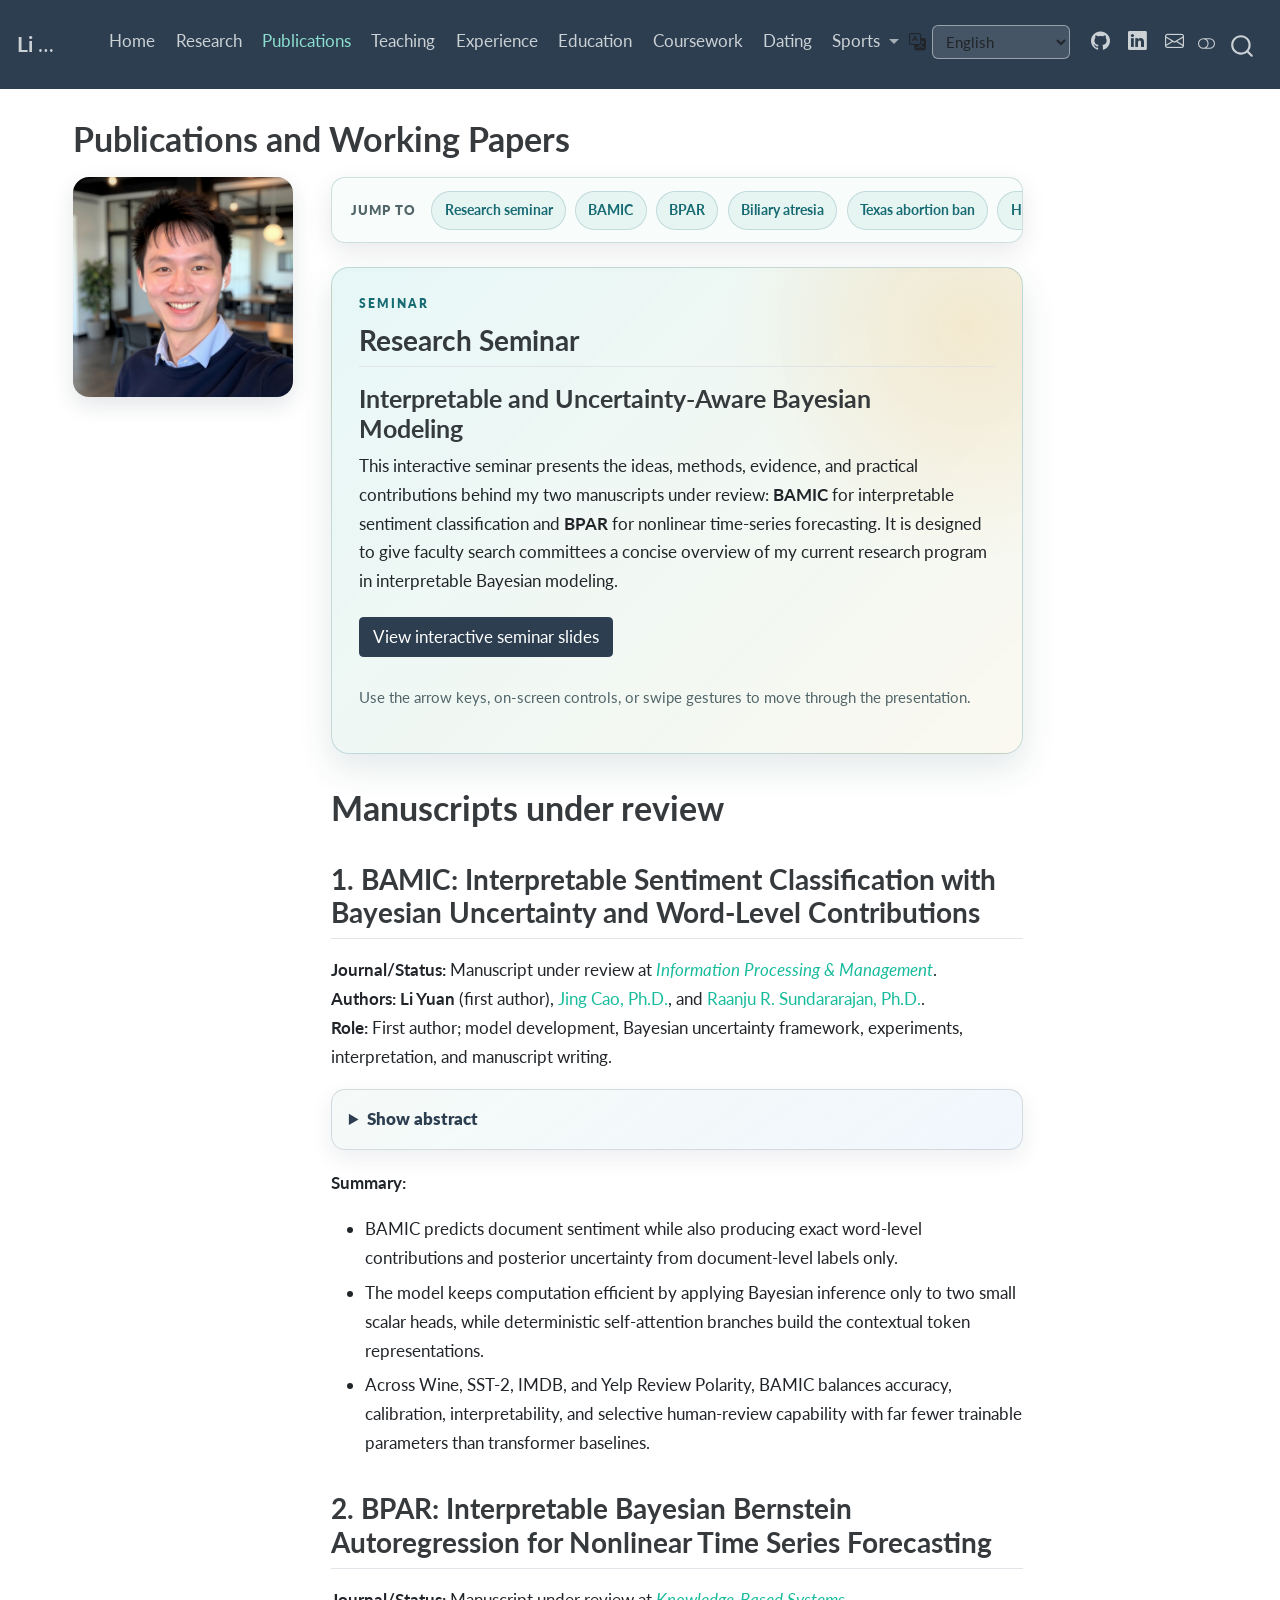
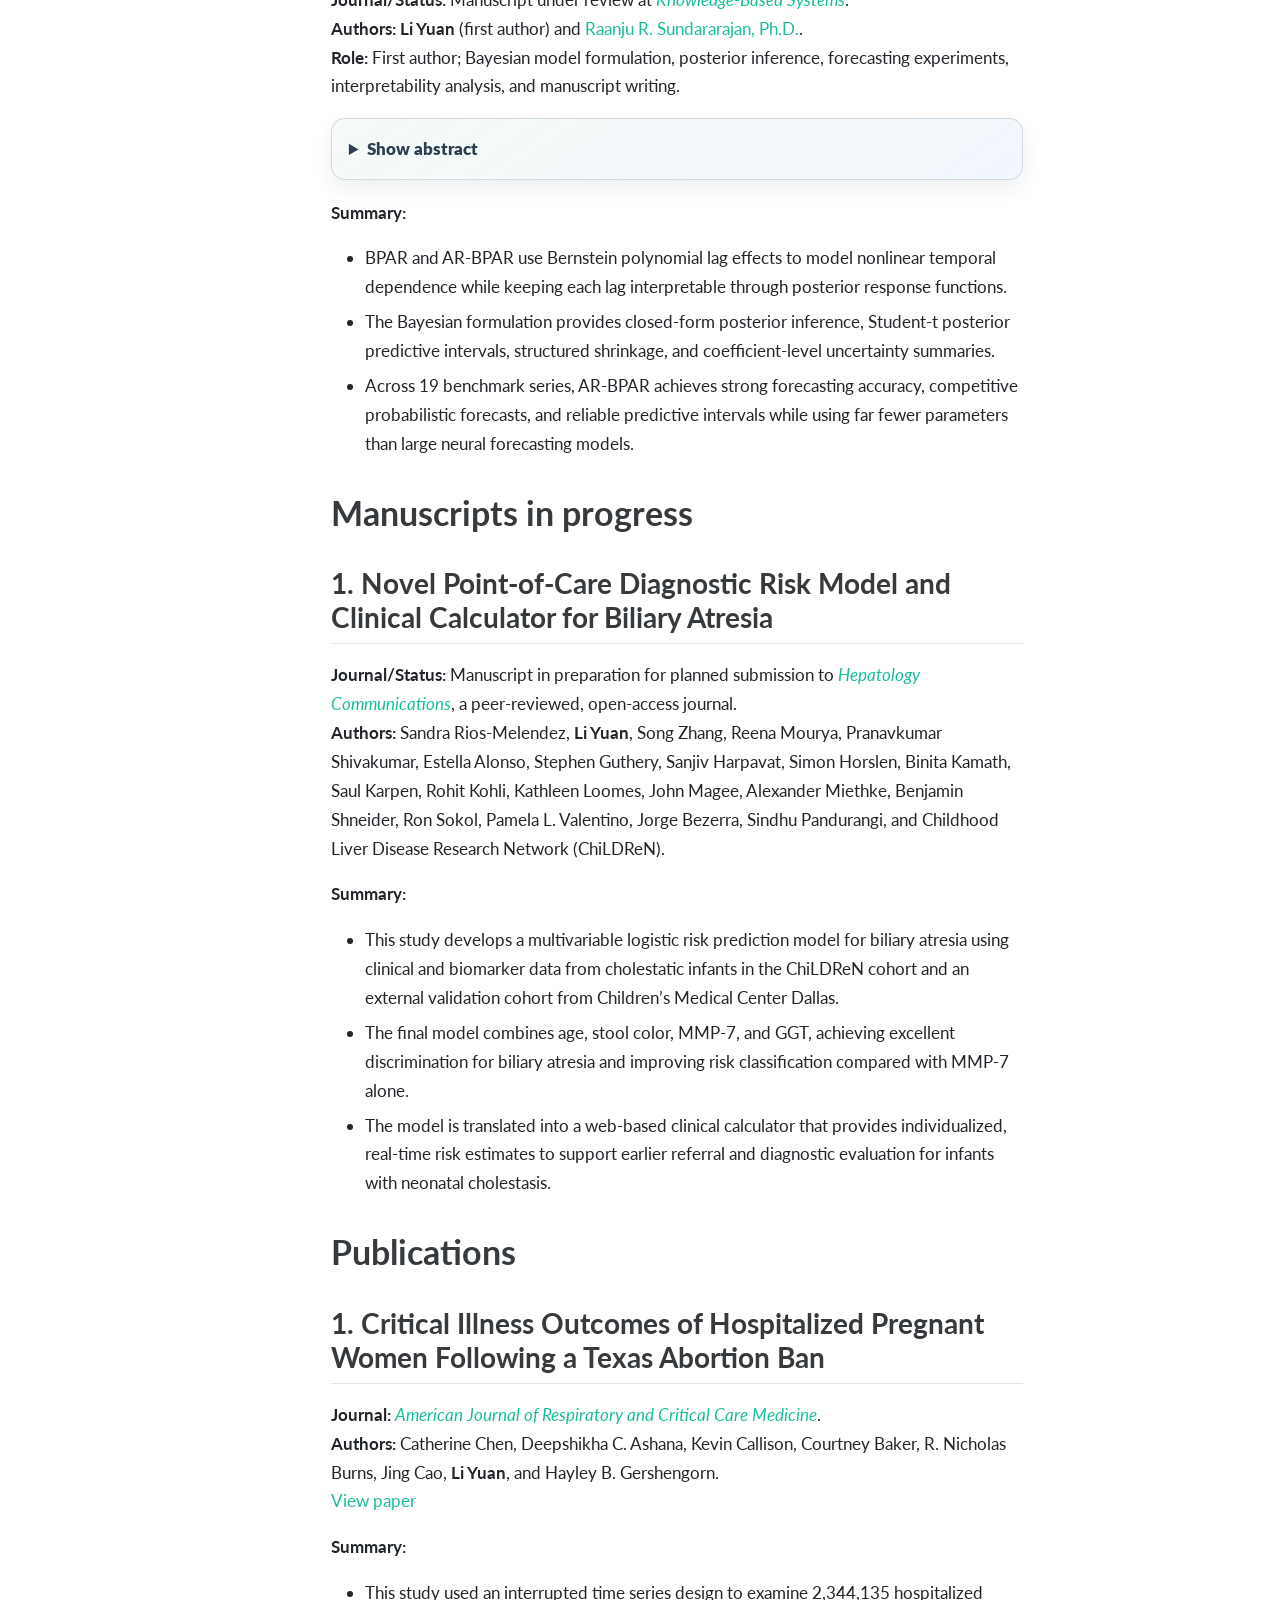
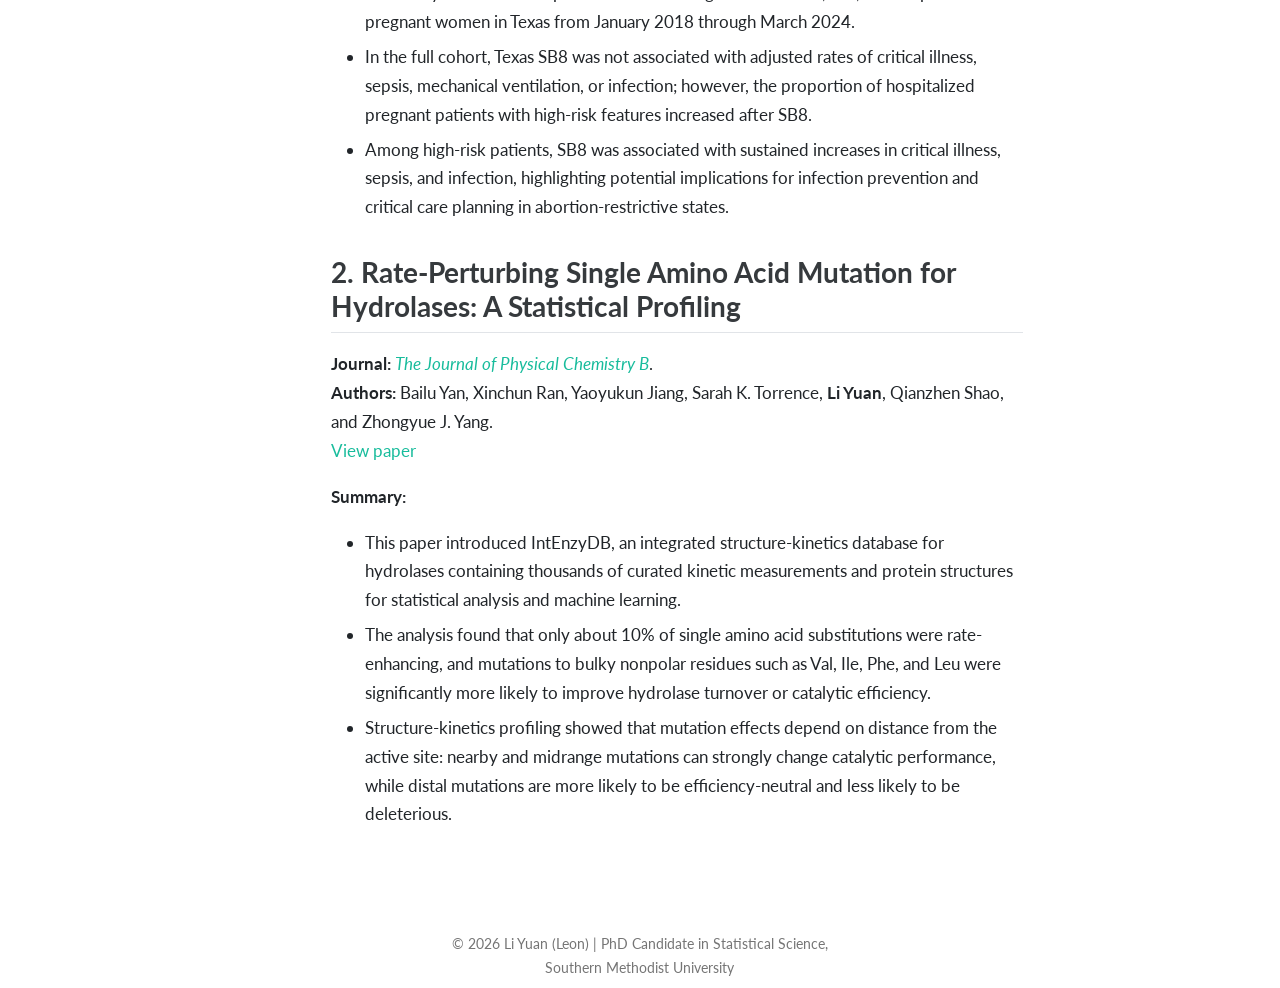
<file: docs/publications.html>
<!DOCTYPE html>
<html xmlns="http://www.w3.org/1999/xhtml" lang="en" xml:lang="en"><head>

<meta charset="utf-8">
<meta name="generator" content="quarto-1.3.450">

<meta name="viewport" content="width=device-width, initial-scale=1.0, user-scalable=yes">


<title>Li Yuan - Publications and Working Papers</title>
<style>
code{white-space: pre-wrap;}
span.smallcaps{font-variant: small-caps;}
div.columns{display: flex; gap: min(4vw, 1.5em);}
div.column{flex: auto; overflow-x: auto;}
div.hanging-indent{margin-left: 1.5em; text-indent: -1.5em;}
ul.task-list{list-style: none;}
ul.task-list li input[type="checkbox"] {
  width: 0.8em;
  margin: 0 0.8em 0.2em -1em; /* quarto-specific, see https://github.com/quarto-dev/quarto-cli/issues/4556 */ 
  vertical-align: middle;
}
</style>


<script src="site_libs/quarto-nav/quarto-nav.js"></script>
<script src="site_libs/quarto-nav/headroom.min.js"></script>
<script src="site_libs/clipboard/clipboard.min.js"></script>
<script src="site_libs/quarto-search/autocomplete.umd.js"></script>
<script src="site_libs/quarto-search/fuse.min.js"></script>
<script src="site_libs/quarto-search/quarto-search.js"></script>
<meta name="quarto:offset" content="./">
<script src="site_libs/quarto-html/quarto.js"></script>
<script src="site_libs/quarto-html/popper.min.js"></script>
<script src="site_libs/quarto-html/tippy.umd.min.js"></script>
<script src="site_libs/quarto-html/anchor.min.js"></script>
<link href="site_libs/quarto-html/tippy.css" rel="stylesheet">
<link href="site_libs/quarto-html/quarto-syntax-highlighting.css" rel="stylesheet" class="quarto-color-scheme" id="quarto-text-highlighting-styles">
<link href="site_libs/quarto-html/quarto-syntax-highlighting-dark.css" rel="prefetch" class="quarto-color-scheme quarto-color-alternate" id="quarto-text-highlighting-styles">
<script src="site_libs/bootstrap/bootstrap.min.js"></script>
<link href="site_libs/bootstrap/bootstrap-icons.css" rel="stylesheet">
<link href="site_libs/bootstrap/bootstrap.min.css" rel="stylesheet" class="quarto-color-scheme" id="quarto-bootstrap" data-mode="light">
<link href="site_libs/bootstrap/bootstrap-dark.min.css" rel="prefetch" class="quarto-color-scheme quarto-color-alternate" id="quarto-bootstrap" data-mode="dark">
<script id="quarto-search-options" type="application/json">{
  "location": "navbar",
  "copy-button": false,
  "collapse-after": 3,
  "panel-placement": "end",
  "type": "overlay",
  "limit": 20,
  "language": {
    "search-no-results-text": "No results",
    "search-matching-documents-text": "matching documents",
    "search-copy-link-title": "Copy link to search",
    "search-hide-matches-text": "Hide additional matches",
    "search-more-match-text": "more match in this document",
    "search-more-matches-text": "more matches in this document",
    "search-clear-button-title": "Clear",
    "search-detached-cancel-button-title": "Cancel",
    "search-submit-button-title": "Submit",
    "search-label": "Search"
  }
}</script>
<!-- Privacy-friendly analytics by Plausible -->
<script async="" src="https://plausible.io/js/pa-gqNCaIdhxq-45BBahy_wl.js"></script>
<script>
  window.plausible=window.plausible||function(){(plausible.q=plausible.q||[]).push(arguments)},plausible.init=plausible.init||function(i){plausible.o=i||{}};
  plausible.init()
</script>


<link rel="stylesheet" href="styles.css">
</head>

<body class="nav-fixed">

<div id="quarto-search-results"></div>
  <header id="quarto-header" class="headroom fixed-top">
    <nav class="navbar navbar-expand-lg navbar-dark ">
      <div class="navbar-container container-fluid">
      <div class="navbar-brand-container">
    <a class="navbar-brand" href="./index.html">
    <span class="navbar-title">Li Yuan</span>
    </a>
  </div>
            <div id="quarto-search" class="" title="Search"></div>
          <button class="navbar-toggler" type="button" data-bs-toggle="collapse" data-bs-target="#navbarCollapse" aria-controls="navbarCollapse" aria-expanded="false" aria-label="Toggle navigation" onclick="if (window.quartoToggleHeadroom) { window.quartoToggleHeadroom(); }">
  <span class="navbar-toggler-icon"></span>
</button>
          <div class="collapse navbar-collapse" id="navbarCollapse">
            <ul class="navbar-nav navbar-nav-scroll me-auto">
  <li class="nav-item">
    <a class="nav-link" href="./index.html" rel="" target="">
 <span class="menu-text">Home</span></a>
  </li>  
  <li class="nav-item">
    <a class="nav-link" href="./research.html" rel="" target="">
 <span class="menu-text">Research</span></a>
  </li>  
  <li class="nav-item">
    <a class="nav-link active" href="./publications.html" rel="" target="" aria-current="page">
 <span class="menu-text">Publications</span></a>
  </li>  
  <li class="nav-item">
    <a class="nav-link" href="./teaching.html" rel="" target="">
 <span class="menu-text">Teaching</span></a>
  </li>  
  <li class="nav-item">
    <a class="nav-link" href="./experience.html" rel="" target="">
 <span class="menu-text">Experience</span></a>
  </li>  
  <li class="nav-item">
    <a class="nav-link" href="./education.html" rel="" target="">
 <span class="menu-text">Education</span></a>
  </li>  
  <li class="nav-item">
    <a class="nav-link" href="./coursework.html" rel="" target="">
 <span class="menu-text">Coursework</span></a>
  </li>  
  <li class="nav-item">
    <a class="nav-link" href="./dating.html" rel="" target="">
 <span class="menu-text">Dating</span></a>
  </li>  
  <li class="nav-item dropdown ">
    <a class="nav-link dropdown-toggle" href="#" id="nav-menu-sports" role="button" data-bs-toggle="dropdown" aria-expanded="false" rel="" target="">
 <span class="menu-text">Sports</span>
    </a>
    <ul class="dropdown-menu" aria-labelledby="nav-menu-sports">    
        <li>
    <a class="dropdown-item" href="./sports.html" rel="" target="">
 <span class="dropdown-text">Sports Overview</span></a>
  </li>  
        <li>
    <a class="dropdown-item" href="./sports.html#archery" rel="" target="">
 <span class="dropdown-text">Archery</span></a>
  </li>  
        <li>
    <a class="dropdown-item" href="./sports.html#golf" rel="" target="">
 <span class="dropdown-text">Golf</span></a>
  </li>  
        <li>
    <a class="dropdown-item" href="./sports.html#cycling" rel="" target="">
 <span class="dropdown-text">Cycling</span></a>
  </li>  
        <li>
    <a class="dropdown-item" href="./sports.html#swimming" rel="" target="">
 <span class="dropdown-text">Swimming</span></a>
  </li>  
        <li>
    <a class="dropdown-item" href="./sports.html#climbing" rel="" target="">
 <span class="dropdown-text">Climbing</span></a>
  </li>  
        <li>
    <a class="dropdown-item" href="./sports.html#flight-training" rel="" target="">
 <span class="dropdown-text">Flight Training</span></a>
  </li>  
    </ul>
  </li>
</ul>
            <ul class="navbar-nav navbar-nav-scroll ms-auto">
  <li class="nav-item compact">
    <a class="nav-link" href="https://github.com/LiYuan199701" rel="" target=""><i class="bi bi-github" role="img">
</i> 
 <span class="menu-text"></span></a>
  </li>  
  <li class="nav-item compact">
    <a class="nav-link" href="https://www.linkedin.com/in/leon-king-436309192/" rel="" target=""><i class="bi bi-linkedin" role="img">
</i> 
 <span class="menu-text"></span></a>
  </li>  
  <li class="nav-item compact">
    <a class="nav-link" href="mailto:yuanli@smu.edu" rel="" target=""><i class="bi bi-envelope" role="img">
</i> 
 <span class="menu-text"></span></a>
  </li>  
</ul>
            <div class="quarto-navbar-tools">
  <a href="" class="quarto-color-scheme-toggle quarto-navigation-tool  px-1" onclick="window.quartoToggleColorScheme(); return false;" title="Toggle dark mode"><i class="bi"></i></a>
</div>
          </div> <!-- /navcollapse -->
      </div> <!-- /container-fluid -->
    </nav>
</header>
<!-- content -->
<div id="quarto-content" class="quarto-container page-columns page-rows-contents page-layout-full page-navbar">
<!-- sidebar -->
<!-- margin-sidebar -->
    <div id="quarto-margin-sidebar" class="sidebar margin-sidebar zindex-bottom">
        
    </div>
<!-- main -->
<main class="content column-page" id="quarto-document-content">

<header id="title-block-header" class="quarto-title-block default">
<div class="quarto-title">
<h1 class="title">Publications and Working Papers</h1>
</div>



<div class="quarto-title-meta">

    
  
    
  </div>
  

</header>

<div class="publications-layout">
<div class="publications-portrait" role="complementary" aria-label="Author portrait">
<p><img src="images/headshots/Headshots/Leon 2.jpeg" alt="Professional portrait of Li Yuan (Leon)"></p>
</div>
<div class="publications-manuscripts">

<nav class="publication-jumpbar" aria-label="Publications table of contents">
<span class="publication-jumpbar-label">Jump to</span> <a href="#research-seminar">Research seminar</a> <a href="#bamic">BAMIC</a> <a href="#bpar">BPAR</a> <a href="#biliary-atresia">Biliary atresia</a> <a href="#texas-abortion-ban">Texas abortion ban</a> <a href="#hydrolase-mutation">Hydrolase mutation</a>
</nav>
<section id="research-seminar" class="level2 seminar-feature">
<h2 class="anchored" data-anchor-id="research-seminar">Research Seminar</h2>
<section id="interpretable-and-uncertainty-aware-bayesian-modeling" class="level3">
<h3 class="anchored" data-anchor-id="interpretable-and-uncertainty-aware-bayesian-modeling">Interpretable and Uncertainty-Aware Bayesian Modeling</h3>
<p>This interactive seminar presents the ideas, methods, evidence, and practical contributions behind my two manuscripts under review: <strong>BAMIC</strong> for interpretable sentiment classification and <strong>BPAR</strong> for nonlinear time-series forecasting. It is designed to give faculty search committees a concise overview of my current research program in interpretable Bayesian modeling.</p>
<p><a href="seminar/manuscripts-under-review/" class="btn btn-primary" target="_blank" rel="noopener">View interactive seminar slides</a></p>
<p><span class="seminar-hint">Use the arrow keys, on-screen controls, or swipe gestures to move through the presentation.</span></p>
</section>
</section>
<section id="manuscripts-under-review" class="level1">
<h1>Manuscripts under review</h1>
<section id="bamic" class="level2">
<h2 class="anchored" data-anchor-id="bamic">1. BAMIC: Interpretable Sentiment Classification with Bayesian Uncertainty and Word-Level Contributions</h2>
<p><strong>Journal/Status:</strong> Manuscript under review at <a href="https://www.sciencedirect.com/journal/information-processing-and-management"><em>Information Processing &amp; Management</em></a>.<br>
<strong>Authors:</strong> <strong>Li Yuan</strong> (first author), <a href="https://people.smu.edu/jingcao/">Jing Cao, Ph.D.</a>, and <a href="https://www.smu.edu/dedman/academics/departments/statistics/people/faculty/sundarajan">Raanju R. Sundararajan, Ph.D.</a>.<br>
<strong>Role:</strong> First author; model development, Bayesian uncertainty framework, experiments, interpretation, and manuscript writing.</p>
<details class="publication-abstract">
<summary>
Show abstract
</summary>
<p>We introduce BAMIC, a partially Bayesian multiple instance classification model that produces document sentiment predictions, exact word contributions, and posterior uncertainty using only document labels. Two deterministic self-attention branches construct contextual token representations for gating and sentiment, while two Bayesian scalar heads produce soft gate and signed sentiment scores. Gate mass normalization ensures that the token contributions sum exactly to the document logit. Restricting Bayesian inference to two small heads whose combined coefficient count is approximately 0.0005% of the trainable parameter count of the transformer baselines allows uncertainty to propagate to word contributions and document probabilities while controlling computational cost.</p>
<p>We compare BAMIC with five classical, neural, and transformer baselines on four datasets containing 194,221 training, validation, and test examples: Wine (38,000), SST-2 (68,221), IMDB (50,000), and Yelp Review Polarity (38,000). BAMIC achieves accuracies of 0.8749, 0.8039, 0.8635, and 0.8944 on these datasets, respectively, while using approximately 1% as many trainable parameters as the transformer baselines. On Wine, its accuracy is within 1.3 percentage points of BERT. Across ten Wine fits, accuracy averages 0.875 with a standard deviation of 0.002. BAMIC also obtains the lowest expected calibration error among the evaluated models on IMDB (0.0072) and Yelp (0.0163). In the Wine application, a 95% credible interval rule automatically classifies 96.7% of 10,000 test reviews at an accuracy of 0.8875. The deferred 3.3% contain 13% of BAMIC’s errors, demonstrating how posterior uncertainty can support selective human review.</p>
</details>
<p><strong>Summary:</strong></p>
<ul>
<li>BAMIC predicts document sentiment while also producing exact word-level contributions and posterior uncertainty from document-level labels only.</li>
<li>The model keeps computation efficient by applying Bayesian inference only to two small scalar heads, while deterministic self-attention branches build the contextual token representations.</li>
<li>Across Wine, SST-2, IMDB, and Yelp Review Polarity, BAMIC balances accuracy, calibration, interpretability, and selective human-review capability with far fewer trainable parameters than transformer baselines.</li>
</ul>
</section>
<section id="bpar" class="level2">
<h2 class="anchored" data-anchor-id="bpar">2. BPAR: Interpretable Bayesian Bernstein Autoregression for Nonlinear Time Series Forecasting</h2>
<p><strong>Journal/Status:</strong> Manuscript under review at <a href="https://www.sciencedirect.com/journal/knowledge-based-systems"><em>Knowledge-Based Systems</em></a>.<br>
<strong>Authors:</strong> <strong>Li Yuan</strong> (first author) and <a href="https://www.smu.edu/dedman/academics/departments/statistics/people/faculty/sundarajan">Raanju R. Sundararajan, Ph.D.</a>.<br>
<strong>Role:</strong> First author; Bayesian model formulation, posterior inference, forecasting experiments, interpretability analysis, and manuscript writing.</p>
<details class="publication-abstract">
<summary>
Show abstract
</summary>
<p>Forecasting nonlinear and chaotic time series requires models that can represent complex temporal dependence while remaining interpretable and providing reliable predictive uncertainty. This article introduces the Bayesian Bernstein Polynomial Autoregressive model (BPAR) and an additive extension, AR-BPAR, that combines a linear autoregressive component with nonlinear Bernstein polynomial lag effects. Each lag is represented through a smooth Bernstein basis expansion, allowing posterior summaries of lag-specific response functions without relying on learned hidden representations.</p>
<p>The resulting architecture uses a single structured layer and remains substantially more parsimonious than common neural forecasting models. Structured shrinkage priors regularize the lag-specific coefficient blocks, while posterior credible intervals quantify parameter uncertainty and identify coefficients whose intervals exclude zero. Under conjugate Gaussian and inverse-gamma priors, the model admits closed-form posterior inference and an analytical Student-t posterior predictive distribution. The proposed methods are evaluated against statistical and neural forecasting approaches using 19 benchmark series, comprising 16 measured real-world series and three synthetic chaotic systems. AR-BPAR attains the lowest mean test-RMSE rank across these benchmarks while using fewer than 0.1% of the parameters of the largest deep learning configurations evaluated. Its nominal 90% predictive intervals achieve a median empirical coverage of 0.92, and its probabilistic forecasts remain competitive with DeepAR in terms of CRPS. The results demonstrate that Bayesian Bernstein autoregression offers a useful balance among forecasting accuracy, interpretability, parsimony, and uncertainty quantification.</p>
</details>
<p><strong>Summary:</strong></p>
<ul>
<li>BPAR and AR-BPAR use Bernstein polynomial lag effects to model nonlinear temporal dependence while keeping each lag interpretable through posterior response functions.</li>
<li>The Bayesian formulation provides closed-form posterior inference, Student-t posterior predictive intervals, structured shrinkage, and coefficient-level uncertainty summaries.</li>
<li>Across 19 benchmark series, AR-BPAR achieves strong forecasting accuracy, competitive probabilistic forecasts, and reliable predictive intervals while using far fewer parameters than large neural forecasting models.</li>
</ul>
</section>
</section>
<section id="manuscripts-in-progress" class="level1">
<h1>Manuscripts in progress</h1>
<section id="biliary-atresia" class="level2">
<h2 class="anchored" data-anchor-id="biliary-atresia">1. Novel Point-of-Care Diagnostic Risk Model and Clinical Calculator for Biliary Atresia</h2>
<p><strong>Journal/Status:</strong> Manuscript in preparation for planned submission to <a href="https://journals.lww.com/hepcomm/pages/default.aspx"><em>Hepatology Communications</em></a>, a peer-reviewed, open-access journal.<br>
<strong>Authors:</strong> Sandra Rios-Melendez, <strong>Li Yuan</strong>, Song Zhang, Reena Mourya, Pranavkumar Shivakumar, Estella Alonso, Stephen Guthery, Sanjiv Harpavat, Simon Horslen, Binita Kamath, Saul Karpen, Rohit Kohli, Kathleen Loomes, John Magee, Alexander Miethke, Benjamin Shneider, Ron Sokol, Pamela L. Valentino, Jorge Bezerra, Sindhu Pandurangi, and Childhood Liver Disease Research Network (ChiLDReN).</p>
<p><strong>Summary:</strong></p>
<ul>
<li>This study develops a multivariable logistic risk prediction model for biliary atresia using clinical and biomarker data from cholestatic infants in the ChiLDReN cohort and an external validation cohort from Children’s Medical Center Dallas.</li>
<li>The final model combines age, stool color, MMP-7, and GGT, achieving excellent discrimination for biliary atresia and improving risk classification compared with MMP-7 alone.</li>
<li>The model is translated into a web-based clinical calculator that provides individualized, real-time risk estimates to support earlier referral and diagnostic evaluation for infants with neonatal cholestasis.</li>
</ul>
</section>
</section>
<section id="publications" class="level1">
<h1>Publications</h1>
<section id="texas-abortion-ban" class="level2">
<h2 class="anchored" data-anchor-id="texas-abortion-ban">1. Critical Illness Outcomes of Hospitalized Pregnant Women Following a Texas Abortion Ban</h2>
<p><strong>Journal:</strong> <a href="https://academic.oup.com/ajrccm"><em>American Journal of Respiratory and Critical Care Medicine</em></a>.<br>
<strong>Authors:</strong> Catherine Chen, Deepshikha C. Ashana, Kevin Callison, Courtney Baker, R. Nicholas Burns, Jing Cao, <strong>Li Yuan</strong>, and Hayley B. Gershengorn.<br>
<a href="https://academic.oup.com/ajrccm/advance-article/doi/10.1093/ajrccm/aamag207/8679094?searchresult=1">View paper</a></p>
<p><strong>Summary:</strong></p>
<ul>
<li>This study used an interrupted time series design to examine 2,344,135 hospitalized pregnant women in Texas from January 2018 through March 2024.</li>
<li>In the full cohort, Texas SB8 was not associated with adjusted rates of critical illness, sepsis, mechanical ventilation, or infection; however, the proportion of hospitalized pregnant patients with high-risk features increased after SB8.</li>
<li>Among high-risk patients, SB8 was associated with sustained increases in critical illness, sepsis, and infection, highlighting potential implications for infection prevention and critical care planning in abortion-restrictive states.</li>
</ul>
</section>
<section id="hydrolase-mutation" class="level2">
<h2 class="anchored" data-anchor-id="hydrolase-mutation">2. Rate-Perturbing Single Amino Acid Mutation for Hydrolases: A Statistical Profiling</h2>
<p><strong>Journal:</strong> <a href="https://pubs.acs.org/journal/jpcbfk"><em>The Journal of Physical Chemistry B</em></a>.<br>
<strong>Authors:</strong> Bailu Yan, Xinchun Ran, Yaoyukun Jiang, Sarah K. Torrence, <strong>Li Yuan</strong>, Qianzhen Shao, and Zhongyue J. Yang.<br>
<a href="https://pubs.acs.org/doi/10.1021/acs.jpcb.1c05901">View paper</a></p>
<p><strong>Summary:</strong></p>
<ul>
<li>This paper introduced IntEnzyDB, an integrated structure-kinetics database for hydrolases containing thousands of curated kinetic measurements and protein structures for statistical analysis and machine learning.</li>
<li>The analysis found that only about 10% of single amino acid substitutions were rate-enhancing, and mutations to bulky nonpolar residues such as Val, Ile, Phe, and Leu were significantly more likely to improve hydrolase turnover or catalytic efficiency.</li>
<li>Structure-kinetics profiling showed that mutation effects depend on distance from the active site: nearby and midrange mutations can strongly change catalytic performance, while distal mutations are more likely to be efficiency-neutral and less likely to be deleterious.</li>
</ul>
</section>
</section>
</div>
</div>



</main> <!-- /main -->
<script src="language-switcher.js"></script>
<script id="quarto-html-after-body" type="application/javascript">
window.document.addEventListener("DOMContentLoaded", function (event) {
  const toggleBodyColorMode = (bsSheetEl) => {
    const mode = bsSheetEl.getAttribute("data-mode");
    const bodyEl = window.document.querySelector("body");
    if (mode === "dark") {
      bodyEl.classList.add("quarto-dark");
      bodyEl.classList.remove("quarto-light");
    } else {
      bodyEl.classList.add("quarto-light");
      bodyEl.classList.remove("quarto-dark");
    }
  }
  const toggleBodyColorPrimary = () => {
    const bsSheetEl = window.document.querySelector("link#quarto-bootstrap");
    if (bsSheetEl) {
      toggleBodyColorMode(bsSheetEl);
    }
  }
  toggleBodyColorPrimary();  
  const disableStylesheet = (stylesheets) => {
    for (let i=0; i < stylesheets.length; i++) {
      const stylesheet = stylesheets[i];
      stylesheet.rel = 'prefetch';
    }
  }
  const enableStylesheet = (stylesheets) => {
    for (let i=0; i < stylesheets.length; i++) {
      const stylesheet = stylesheets[i];
      stylesheet.rel = 'stylesheet';
    }
  }
  const manageTransitions = (selector, allowTransitions) => {
    const els = window.document.querySelectorAll(selector);
    for (let i=0; i < els.length; i++) {
      const el = els[i];
      if (allowTransitions) {
        el.classList.remove('notransition');
      } else {
        el.classList.add('notransition');
      }
    }
  }
  const toggleColorMode = (alternate) => {
    // Switch the stylesheets
    const alternateStylesheets = window.document.querySelectorAll('link.quarto-color-scheme.quarto-color-alternate');
    manageTransitions('#quarto-margin-sidebar .nav-link', false);
    if (alternate) {
      enableStylesheet(alternateStylesheets);
      for (const sheetNode of alternateStylesheets) {
        if (sheetNode.id === "quarto-bootstrap") {
          toggleBodyColorMode(sheetNode);
        }
      }
    } else {
      disableStylesheet(alternateStylesheets);
      toggleBodyColorPrimary();
    }
    manageTransitions('#quarto-margin-sidebar .nav-link', true);
    // Switch the toggles
    const toggles = window.document.querySelectorAll('.quarto-color-scheme-toggle');
    for (let i=0; i < toggles.length; i++) {
      const toggle = toggles[i];
      if (toggle) {
        if (alternate) {
          toggle.classList.add("alternate");     
        } else {
          toggle.classList.remove("alternate");
        }
      }
    }
    // Hack to workaround the fact that safari doesn't
    // properly recolor the scrollbar when toggling (#1455)
    if (navigator.userAgent.indexOf('Safari') > 0 && navigator.userAgent.indexOf('Chrome') == -1) {
      manageTransitions("body", false);
      window.scrollTo(0, 1);
      setTimeout(() => {
        window.scrollTo(0, 0);
        manageTransitions("body", true);
      }, 40);  
    }
  }
  const isFileUrl = () => { 
    return window.location.protocol === 'file:';
  }
  const hasAlternateSentinel = () => {  
    let styleSentinel = getColorSchemeSentinel();
    if (styleSentinel !== null) {
      return styleSentinel === "alternate";
    } else {
      return false;
    }
  }
  const setStyleSentinel = (alternate) => {
    const value = alternate ? "alternate" : "default";
    if (!isFileUrl()) {
      window.localStorage.setItem("quarto-color-scheme", value);
    } else {
      localAlternateSentinel = value;
    }
  }
  const getColorSchemeSentinel = () => {
    if (!isFileUrl()) {
      const storageValue = window.localStorage.getItem("quarto-color-scheme");
      return storageValue != null ? storageValue : localAlternateSentinel;
    } else {
      return localAlternateSentinel;
    }
  }
  let localAlternateSentinel = 'default';
  // Dark / light mode switch
  window.quartoToggleColorScheme = () => {
    // Read the current dark / light value 
    let toAlternate = !hasAlternateSentinel();
    toggleColorMode(toAlternate);
    setStyleSentinel(toAlternate);
  };
  // Ensure there is a toggle, if there isn't float one in the top right
  if (window.document.querySelector('.quarto-color-scheme-toggle') === null) {
    const a = window.document.createElement('a');
    a.classList.add('top-right');
    a.classList.add('quarto-color-scheme-toggle');
    a.href = "";
    a.onclick = function() { try { window.quartoToggleColorScheme(); } catch {} return false; };
    const i = window.document.createElement("i");
    i.classList.add('bi');
    a.appendChild(i);
    window.document.body.appendChild(a);
  }
  // Switch to dark mode if need be
  if (hasAlternateSentinel()) {
    toggleColorMode(true);
  } else {
    toggleColorMode(false);
  }
  const icon = "";
  const anchorJS = new window.AnchorJS();
  anchorJS.options = {
    placement: 'right',
    icon: icon
  };
  anchorJS.add('.anchored');
  const isCodeAnnotation = (el) => {
    for (const clz of el.classList) {
      if (clz.startsWith('code-annotation-')) {                     
        return true;
      }
    }
    return false;
  }
  const clipboard = new window.ClipboardJS('.code-copy-button', {
    text: function(trigger) {
      const codeEl = trigger.previousElementSibling.cloneNode(true);
      for (const childEl of codeEl.children) {
        if (isCodeAnnotation(childEl)) {
          childEl.remove();
        }
      }
      return codeEl.innerText;
    }
  });
  clipboard.on('success', function(e) {
    // button target
    const button = e.trigger;
    // don't keep focus
    button.blur();
    // flash "checked"
    button.classList.add('code-copy-button-checked');
    var currentTitle = button.getAttribute("title");
    button.setAttribute("title", "Copied!");
    let tooltip;
    if (window.bootstrap) {
      button.setAttribute("data-bs-toggle", "tooltip");
      button.setAttribute("data-bs-placement", "left");
      button.setAttribute("data-bs-title", "Copied!");
      tooltip = new bootstrap.Tooltip(button, 
        { trigger: "manual", 
          customClass: "code-copy-button-tooltip",
          offset: [0, -8]});
      tooltip.show();    
    }
    setTimeout(function() {
      if (tooltip) {
        tooltip.hide();
        button.removeAttribute("data-bs-title");
        button.removeAttribute("data-bs-toggle");
        button.removeAttribute("data-bs-placement");
      }
      button.setAttribute("title", currentTitle);
      button.classList.remove('code-copy-button-checked');
    }, 1000);
    // clear code selection
    e.clearSelection();
  });
  function tippyHover(el, contentFn) {
    const config = {
      allowHTML: true,
      content: contentFn,
      maxWidth: 500,
      delay: 100,
      arrow: false,
      appendTo: function(el) {
          return el.parentElement;
      },
      interactive: true,
      interactiveBorder: 10,
      theme: 'quarto',
      placement: 'bottom-start'
    };
    window.tippy(el, config); 
  }
  const noterefs = window.document.querySelectorAll('a[role="doc-noteref"]');
  for (var i=0; i<noterefs.length; i++) {
    const ref = noterefs[i];
    tippyHover(ref, function() {
      // use id or data attribute instead here
      let href = ref.getAttribute('data-footnote-href') || ref.getAttribute('href');
      try { href = new URL(href).hash; } catch {}
      const id = href.replace(/^#\/?/, "");
      const note = window.document.getElementById(id);
      return note.innerHTML;
    });
  }
      let selectedAnnoteEl;
      const selectorForAnnotation = ( cell, annotation) => {
        let cellAttr = 'data-code-cell="' + cell + '"';
        let lineAttr = 'data-code-annotation="' +  annotation + '"';
        const selector = 'span[' + cellAttr + '][' + lineAttr + ']';
        return selector;
      }
      const selectCodeLines = (annoteEl) => {
        const doc = window.document;
        const targetCell = annoteEl.getAttribute("data-target-cell");
        const targetAnnotation = annoteEl.getAttribute("data-target-annotation");
        const annoteSpan = window.document.querySelector(selectorForAnnotation(targetCell, targetAnnotation));
        const lines = annoteSpan.getAttribute("data-code-lines").split(",");
        const lineIds = lines.map((line) => {
          return targetCell + "-" + line;
        })
        let top = null;
        let height = null;
        let parent = null;
        if (lineIds.length > 0) {
            //compute the position of the single el (top and bottom and make a div)
            const el = window.document.getElementById(lineIds[0]);
            top = el.offsetTop;
            height = el.offsetHeight;
            parent = el.parentElement.parentElement;
          if (lineIds.length > 1) {
            const lastEl = window.document.getElementById(lineIds[lineIds.length - 1]);
            const bottom = lastEl.offsetTop + lastEl.offsetHeight;
            height = bottom - top;
          }
          if (top !== null && height !== null && parent !== null) {
            // cook up a div (if necessary) and position it 
            let div = window.document.getElementById("code-annotation-line-highlight");
            if (div === null) {
              div = window.document.createElement("div");
              div.setAttribute("id", "code-annotation-line-highlight");
              div.style.position = 'absolute';
              parent.appendChild(div);
            }
            div.style.top = top - 2 + "px";
            div.style.height = height + 4 + "px";
            let gutterDiv = window.document.getElementById("code-annotation-line-highlight-gutter");
            if (gutterDiv === null) {
              gutterDiv = window.document.createElement("div");
              gutterDiv.setAttribute("id", "code-annotation-line-highlight-gutter");
              gutterDiv.style.position = 'absolute';
              const codeCell = window.document.getElementById(targetCell);
              const gutter = codeCell.querySelector('.code-annotation-gutter');
              gutter.appendChild(gutterDiv);
            }
            gutterDiv.style.top = top - 2 + "px";
            gutterDiv.style.height = height + 4 + "px";
          }
          selectedAnnoteEl = annoteEl;
        }
      };
      const unselectCodeLines = () => {
        const elementsIds = ["code-annotation-line-highlight", "code-annotation-line-highlight-gutter"];
        elementsIds.forEach((elId) => {
          const div = window.document.getElementById(elId);
          if (div) {
            div.remove();
          }
        });
        selectedAnnoteEl = undefined;
      };
      // Attach click handler to the DT
      const annoteDls = window.document.querySelectorAll('dt[data-target-cell]');
      for (const annoteDlNode of annoteDls) {
        annoteDlNode.addEventListener('click', (event) => {
          const clickedEl = event.target;
          if (clickedEl !== selectedAnnoteEl) {
            unselectCodeLines();
            const activeEl = window.document.querySelector('dt[data-target-cell].code-annotation-active');
            if (activeEl) {
              activeEl.classList.remove('code-annotation-active');
            }
            selectCodeLines(clickedEl);
            clickedEl.classList.add('code-annotation-active');
          } else {
            // Unselect the line
            unselectCodeLines();
            clickedEl.classList.remove('code-annotation-active');
          }
        });
      }
  const findCites = (el) => {
    const parentEl = el.parentElement;
    if (parentEl) {
      const cites = parentEl.dataset.cites;
      if (cites) {
        return {
          el,
          cites: cites.split(' ')
        };
      } else {
        return findCites(el.parentElement)
      }
    } else {
      return undefined;
    }
  };
  var bibliorefs = window.document.querySelectorAll('a[role="doc-biblioref"]');
  for (var i=0; i<bibliorefs.length; i++) {
    const ref = bibliorefs[i];
    const citeInfo = findCites(ref);
    if (citeInfo) {
      tippyHover(citeInfo.el, function() {
        var popup = window.document.createElement('div');
        citeInfo.cites.forEach(function(cite) {
          var citeDiv = window.document.createElement('div');
          citeDiv.classList.add('hanging-indent');
          citeDiv.classList.add('csl-entry');
          var biblioDiv = window.document.getElementById('ref-' + cite);
          if (biblioDiv) {
            citeDiv.innerHTML = biblioDiv.innerHTML;
          }
          popup.appendChild(citeDiv);
        });
        return popup.innerHTML;
      });
    }
  }
});
</script>
</div> <!-- /content -->
<footer class="footer">
  <div class="nav-footer">
    <div class="nav-footer-left">
      &nbsp;
    </div>   
    <div class="nav-footer-center">© 2026 Li Yuan (Leon) | PhD Candidate in Statistical Science, Southern Methodist University</div>
    <div class="nav-footer-right">
      &nbsp;
    </div>
  </div>
</footer>



</body></html>
</file>
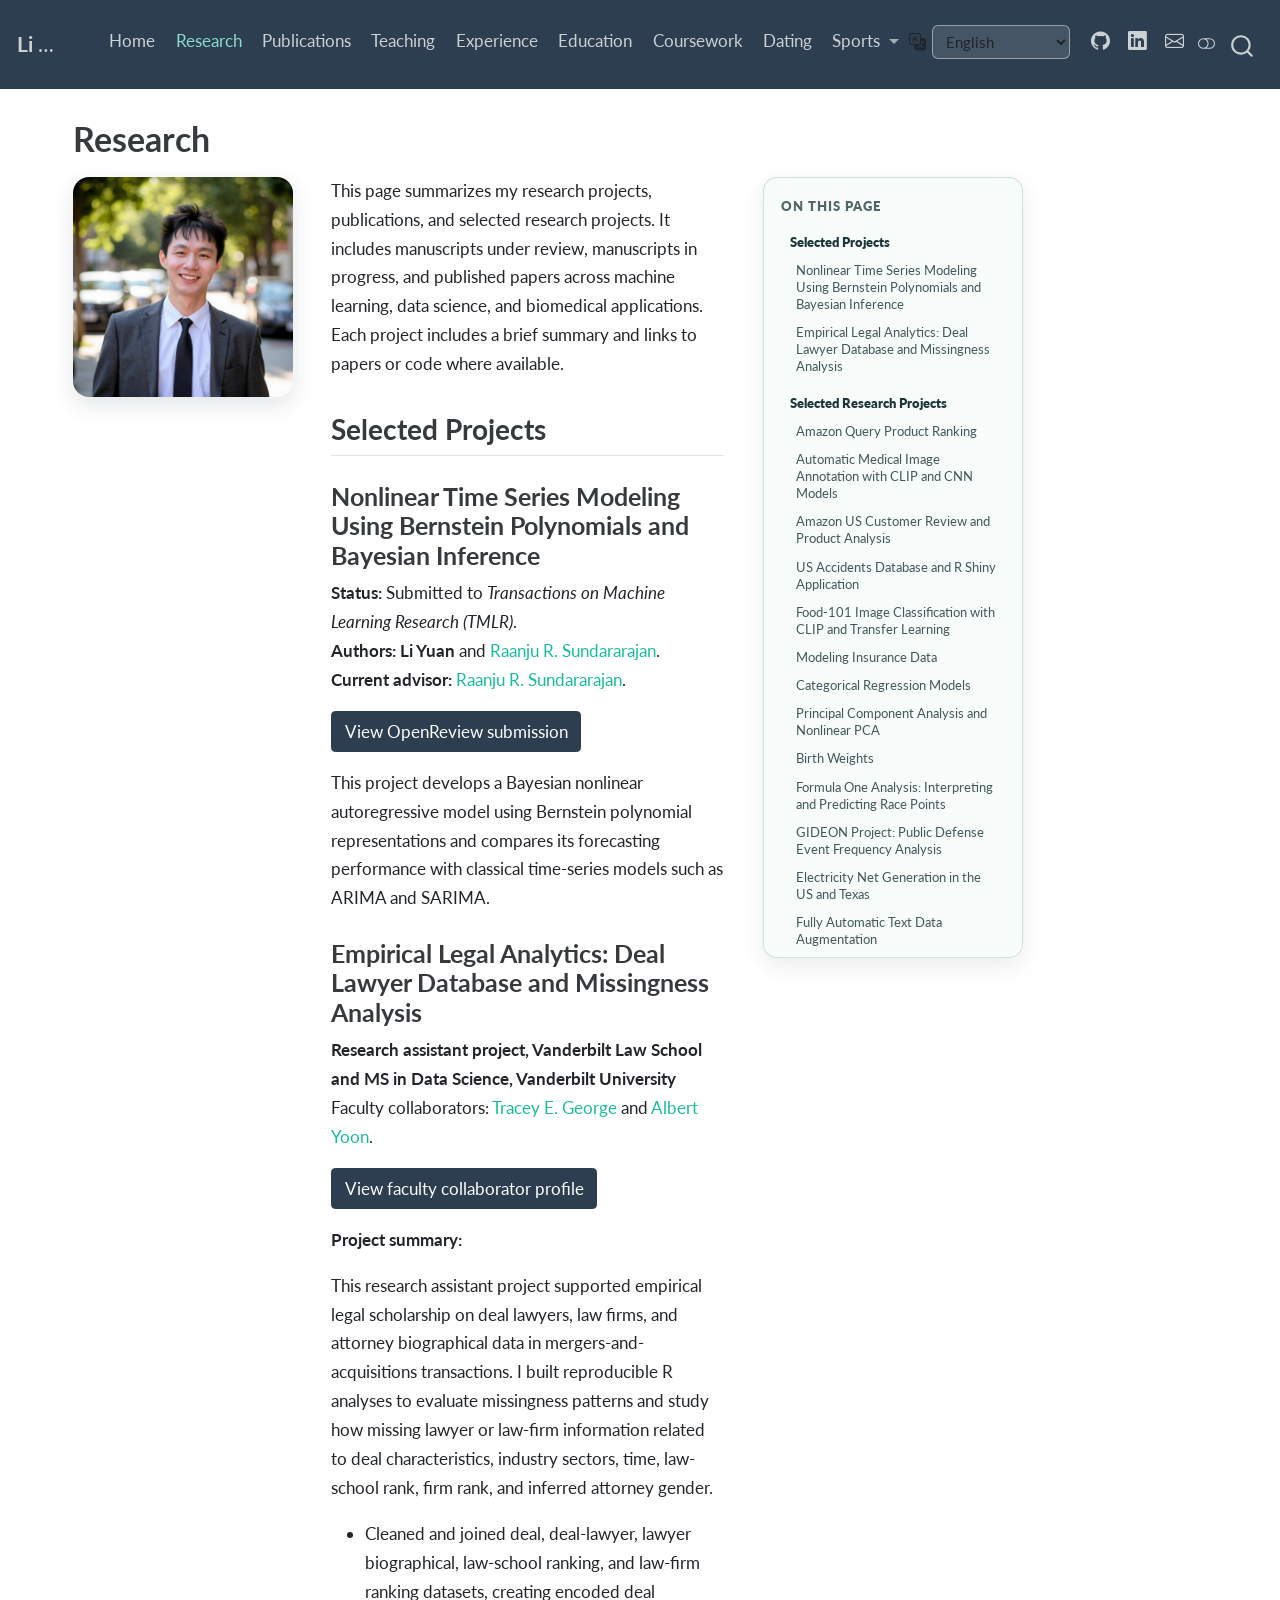
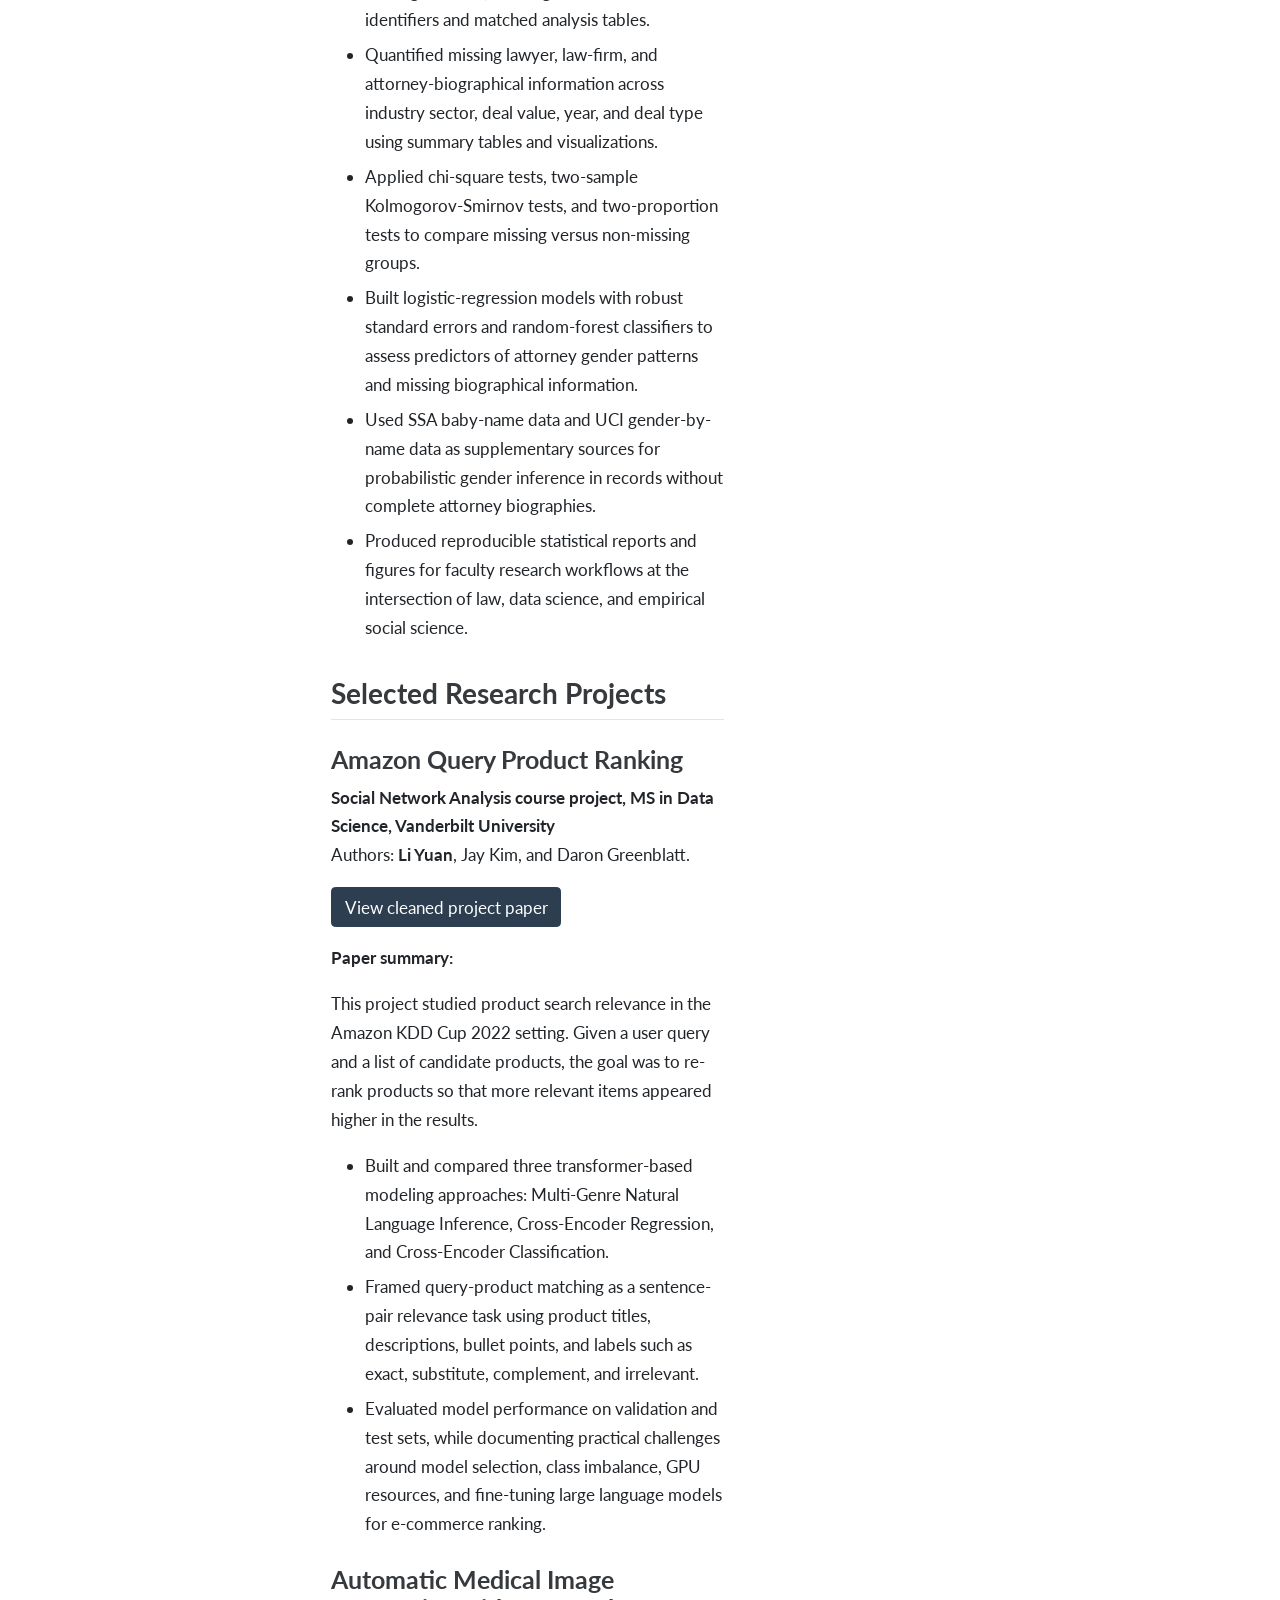
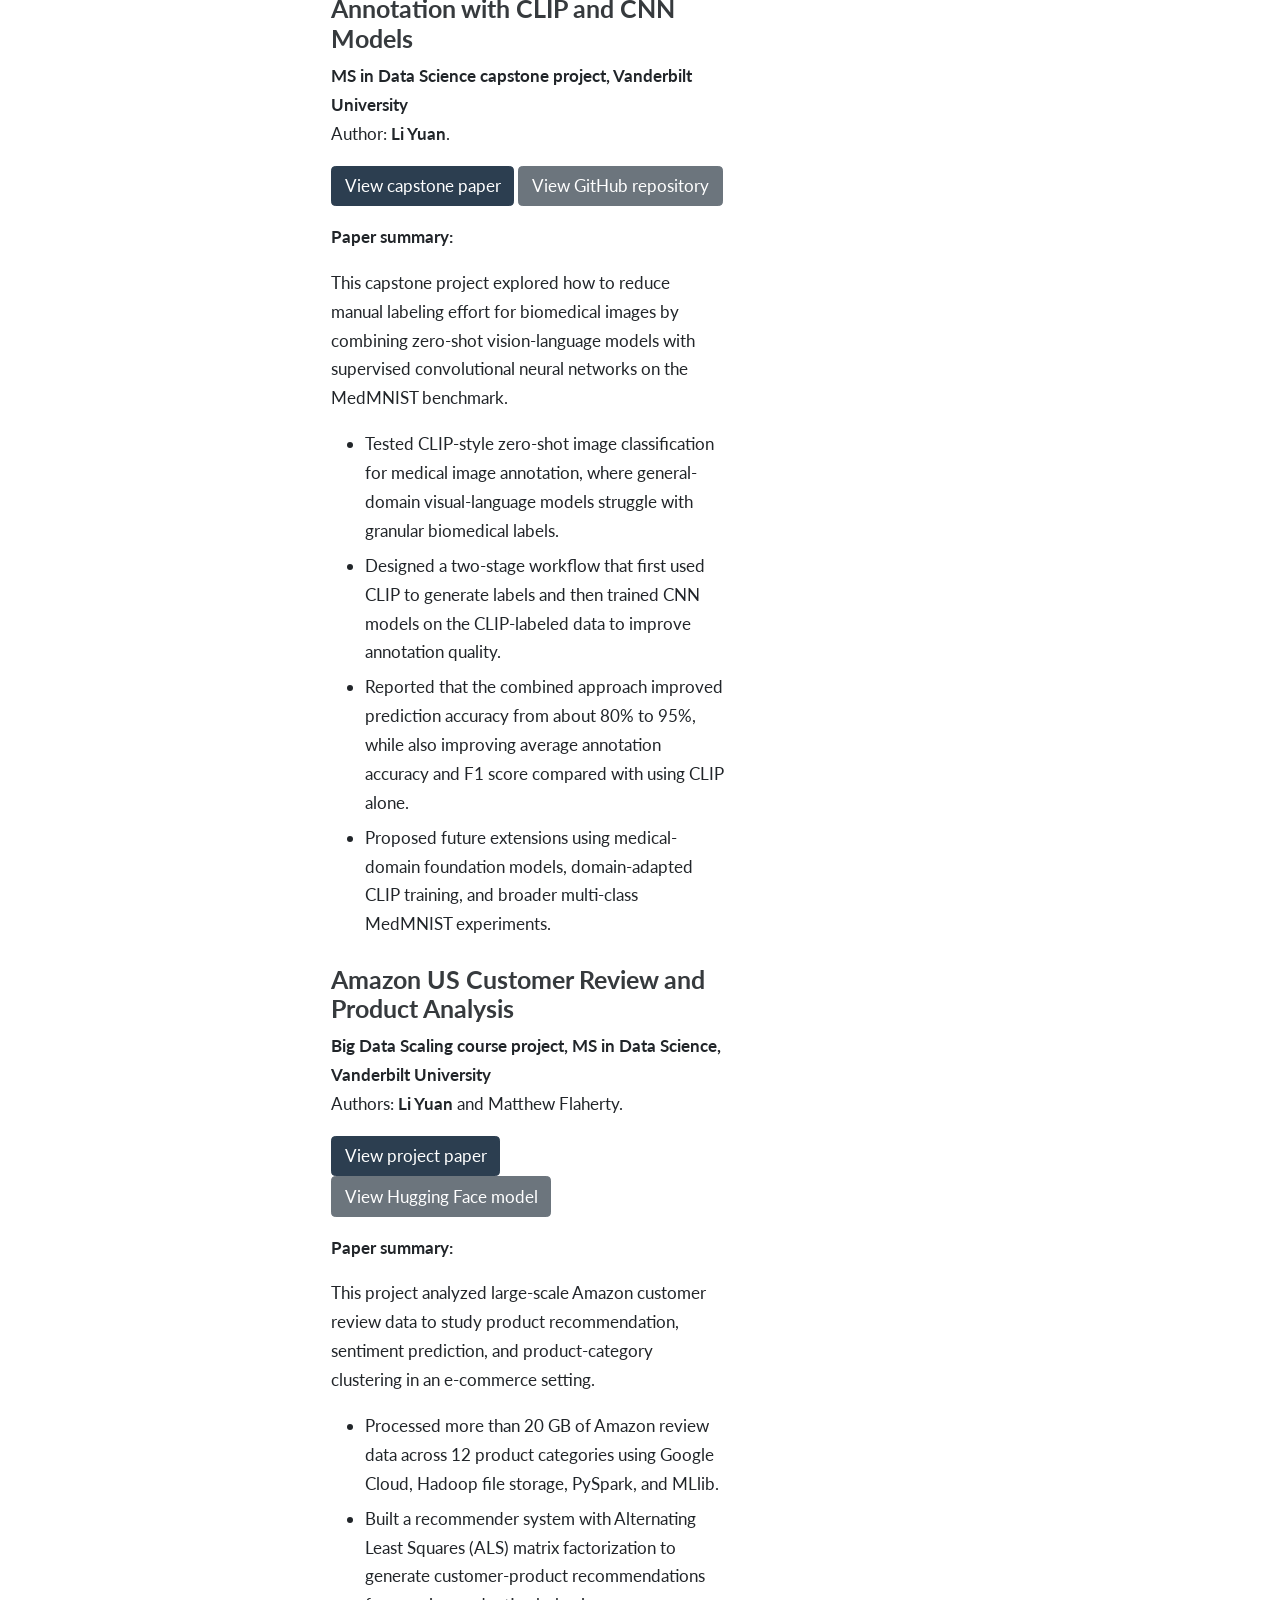
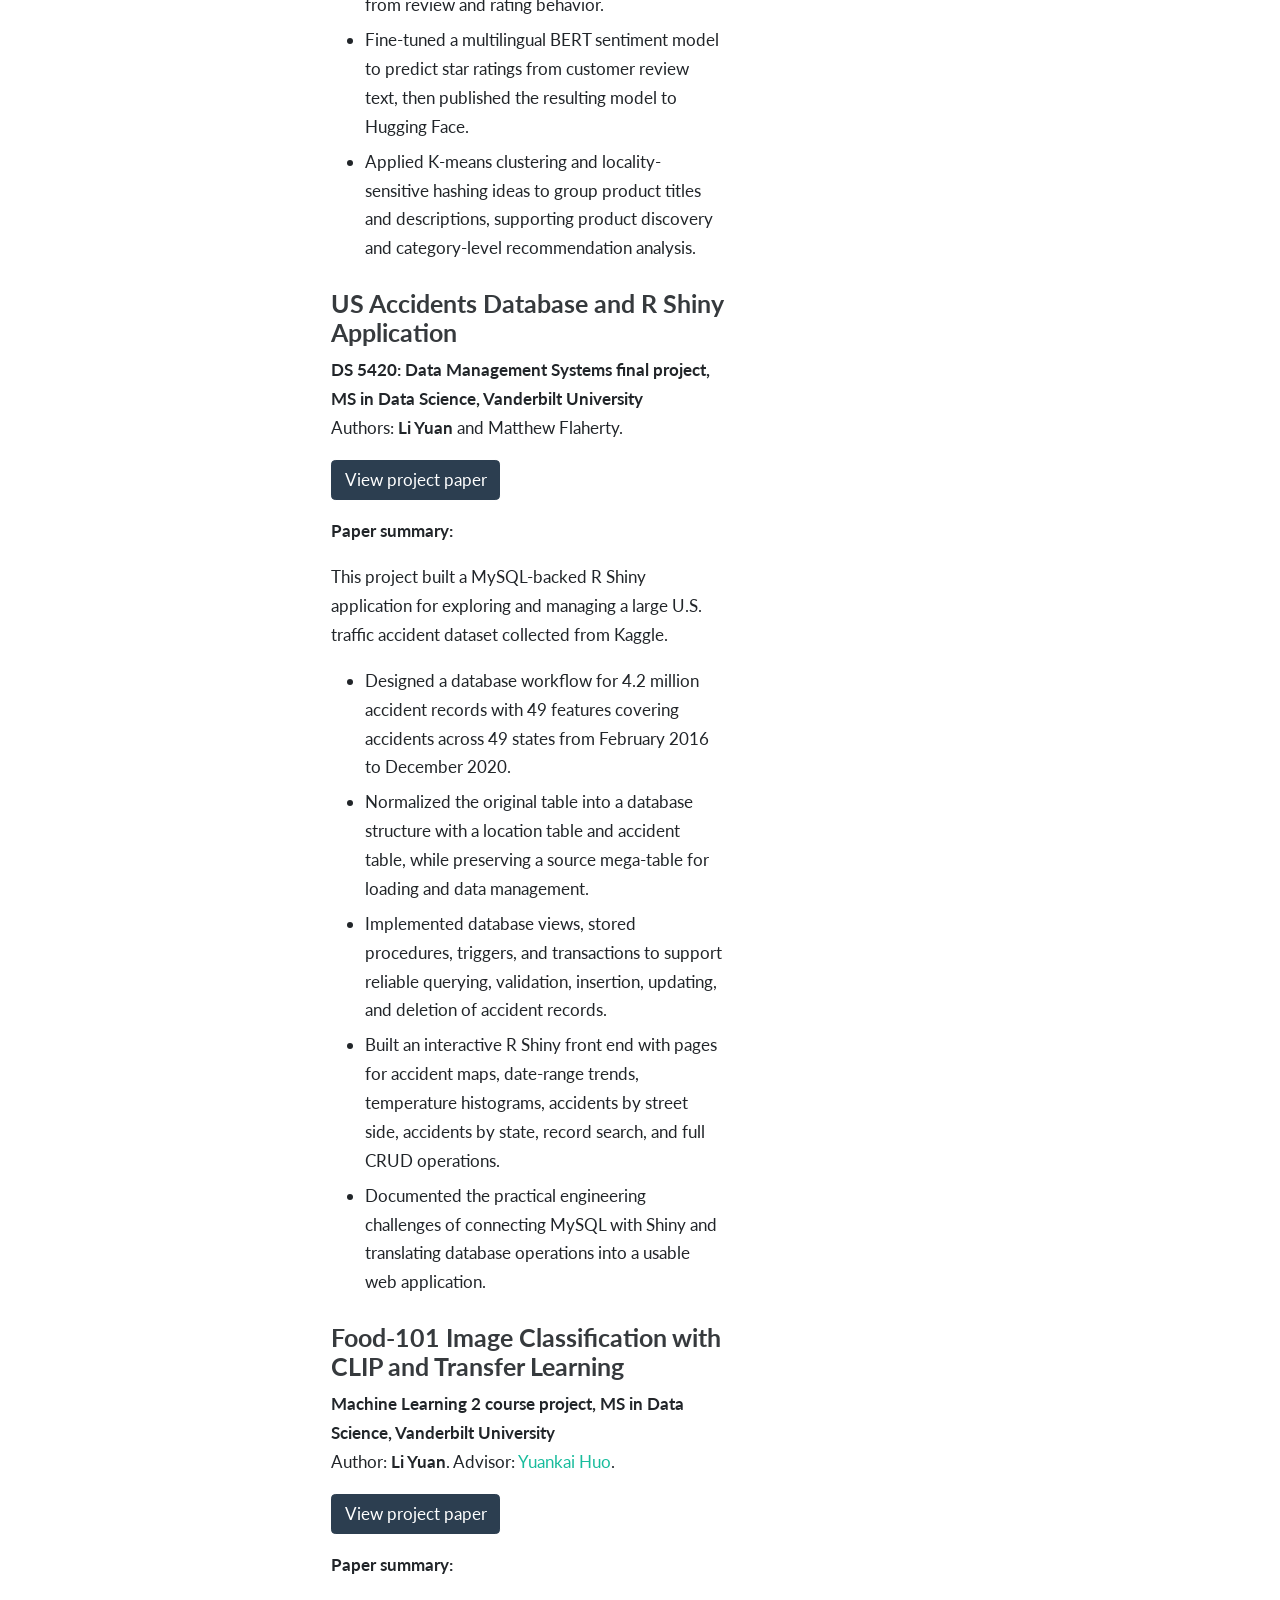
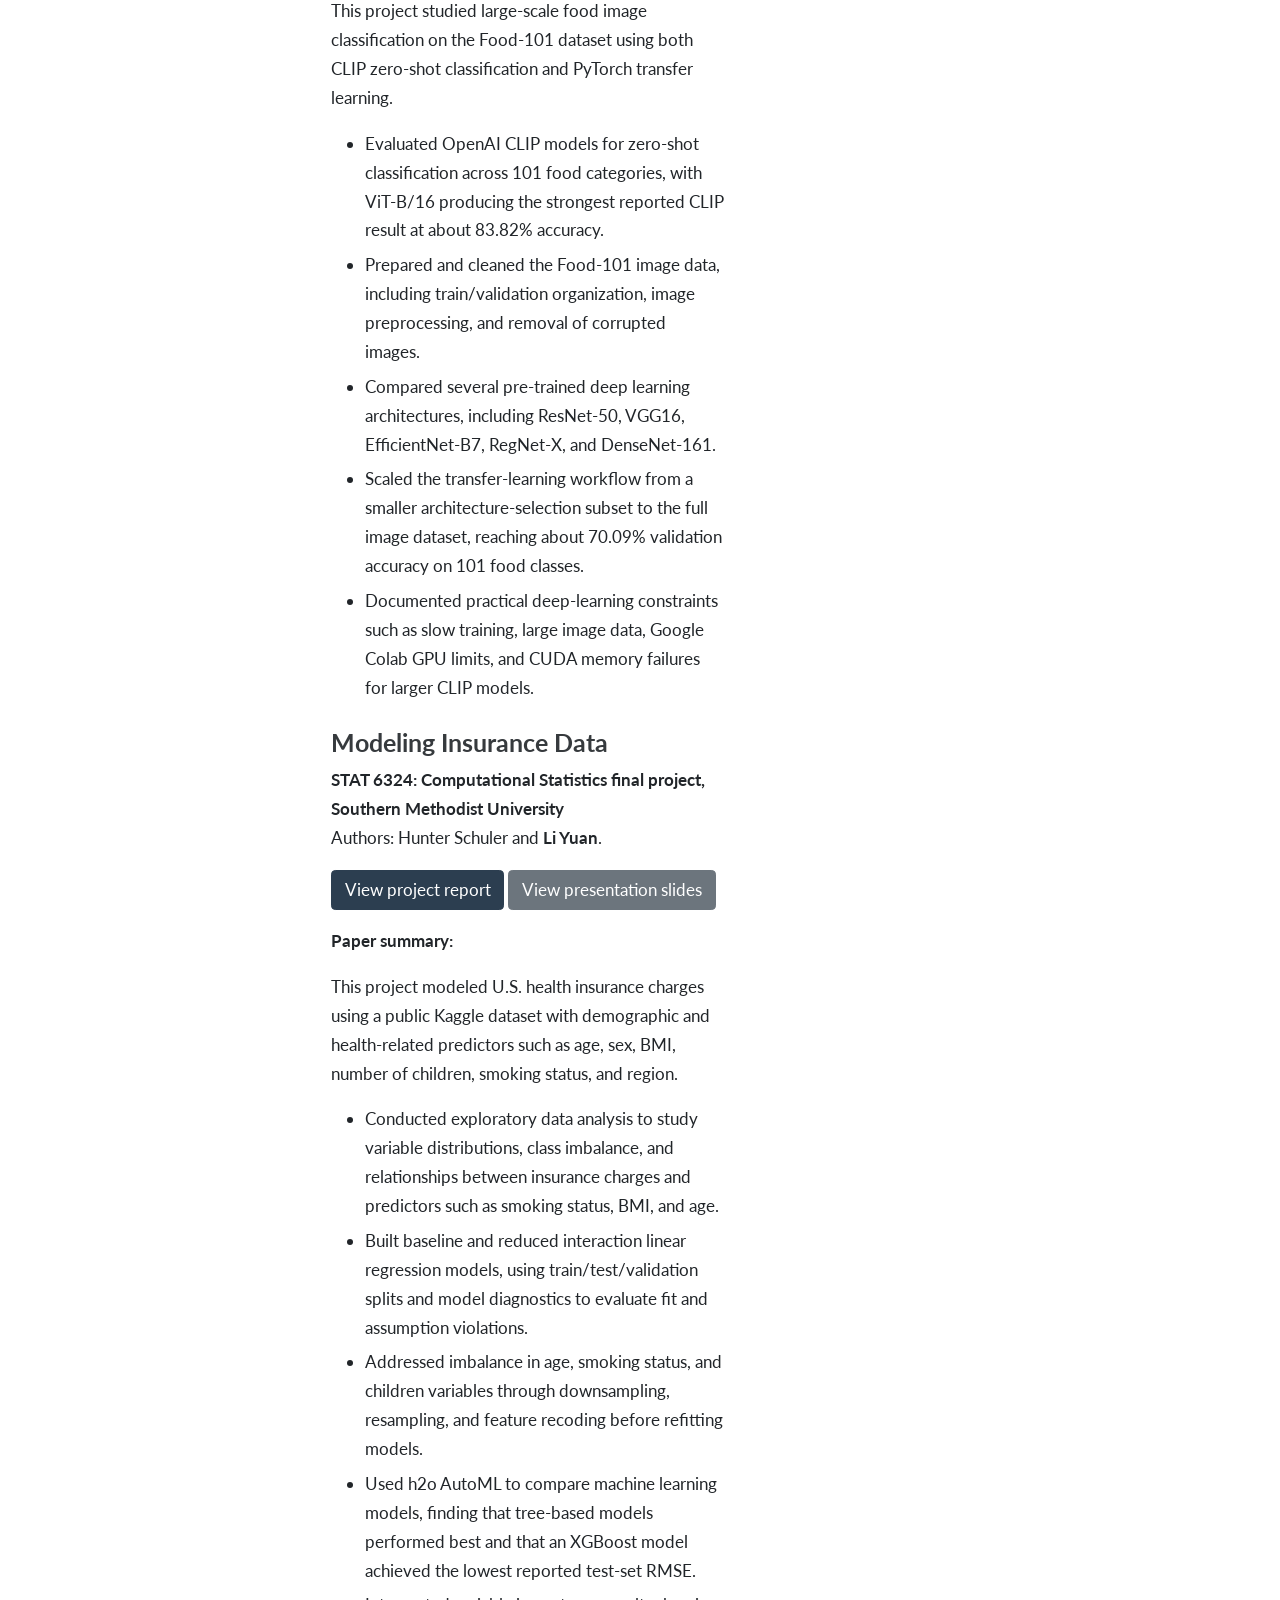
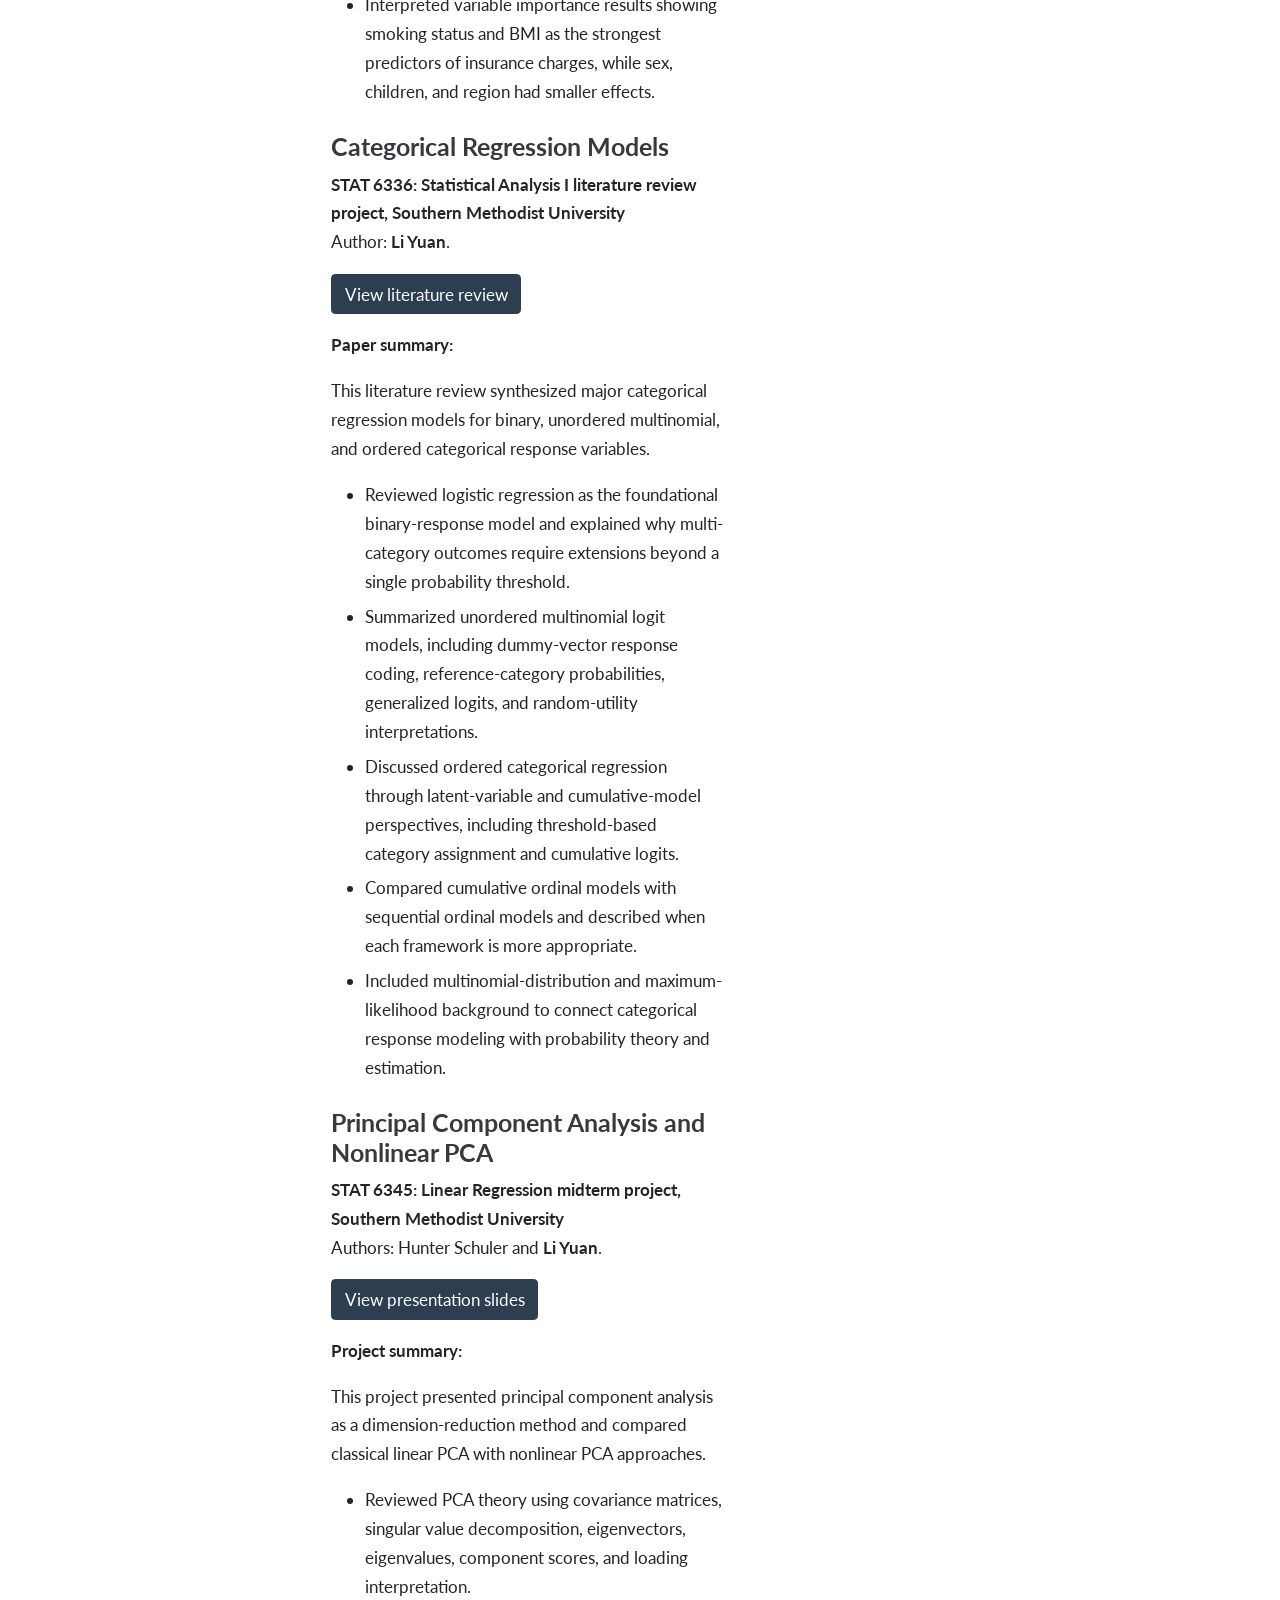
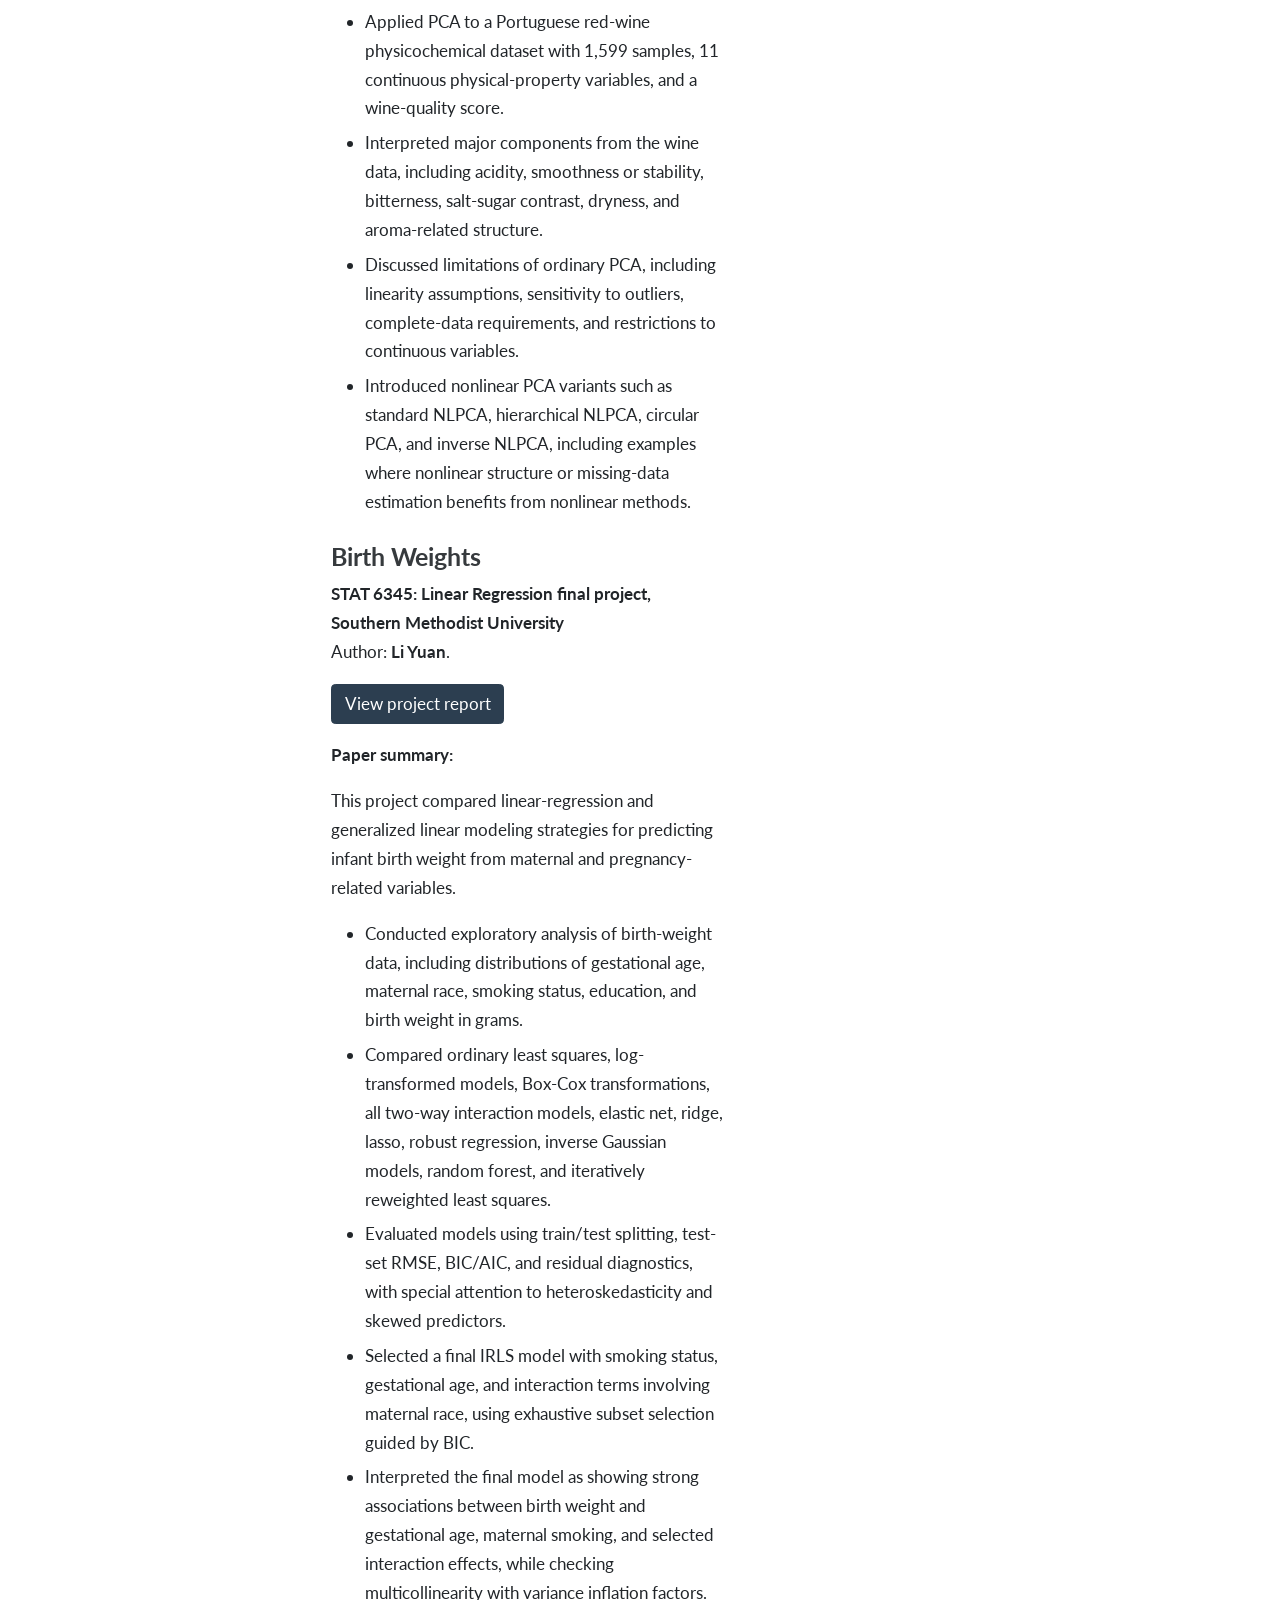
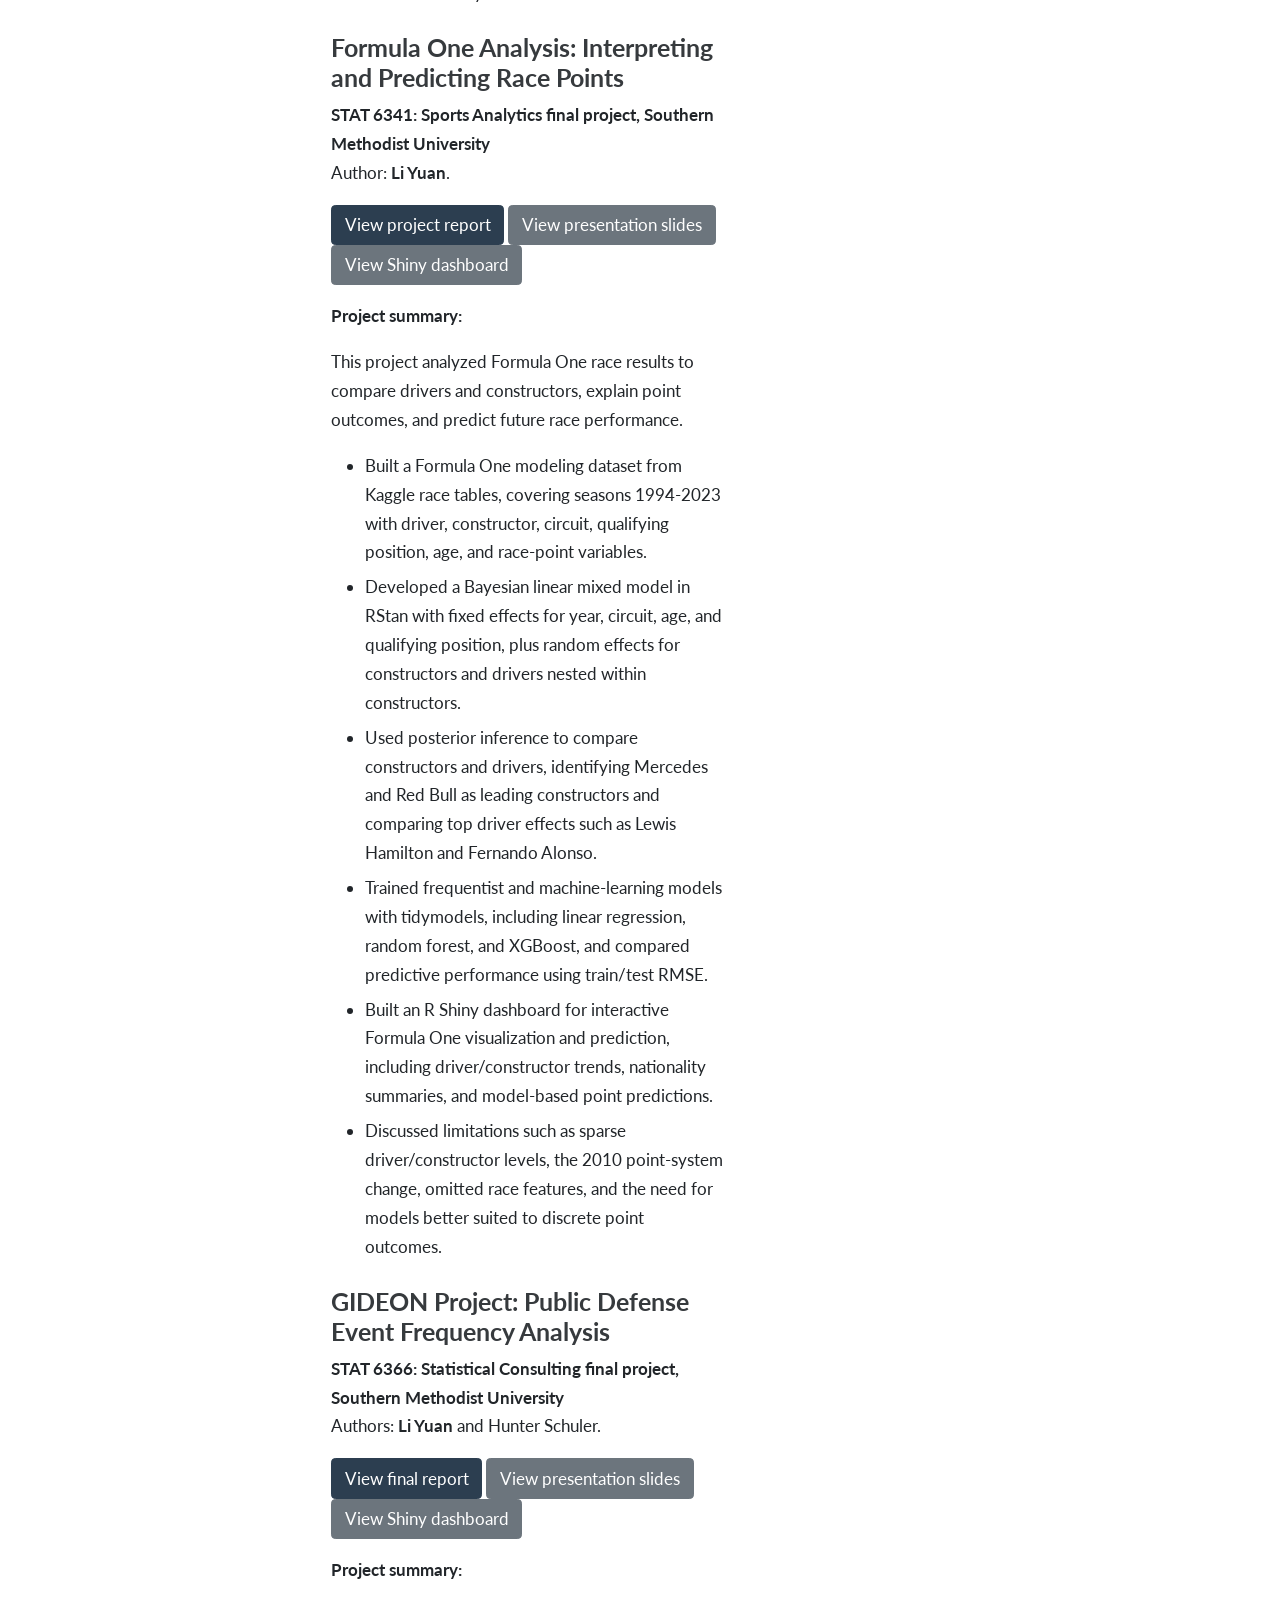
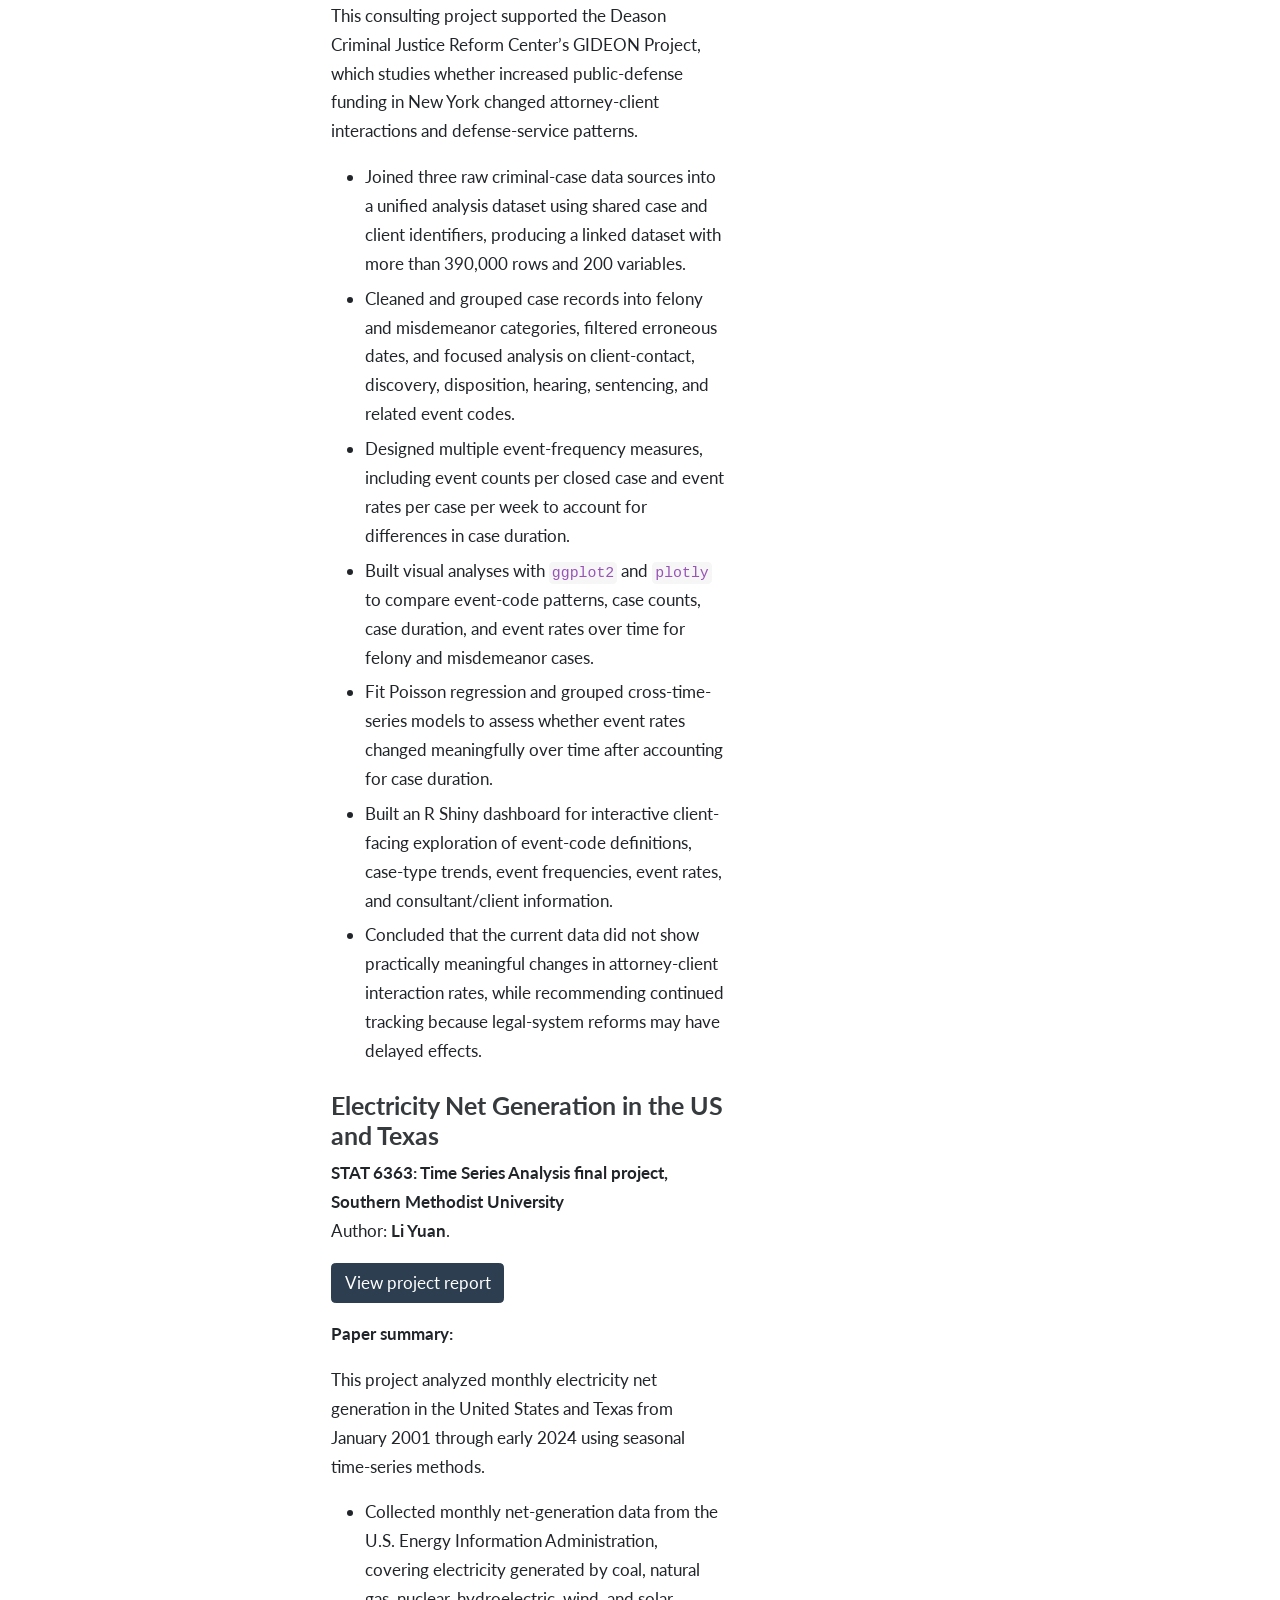
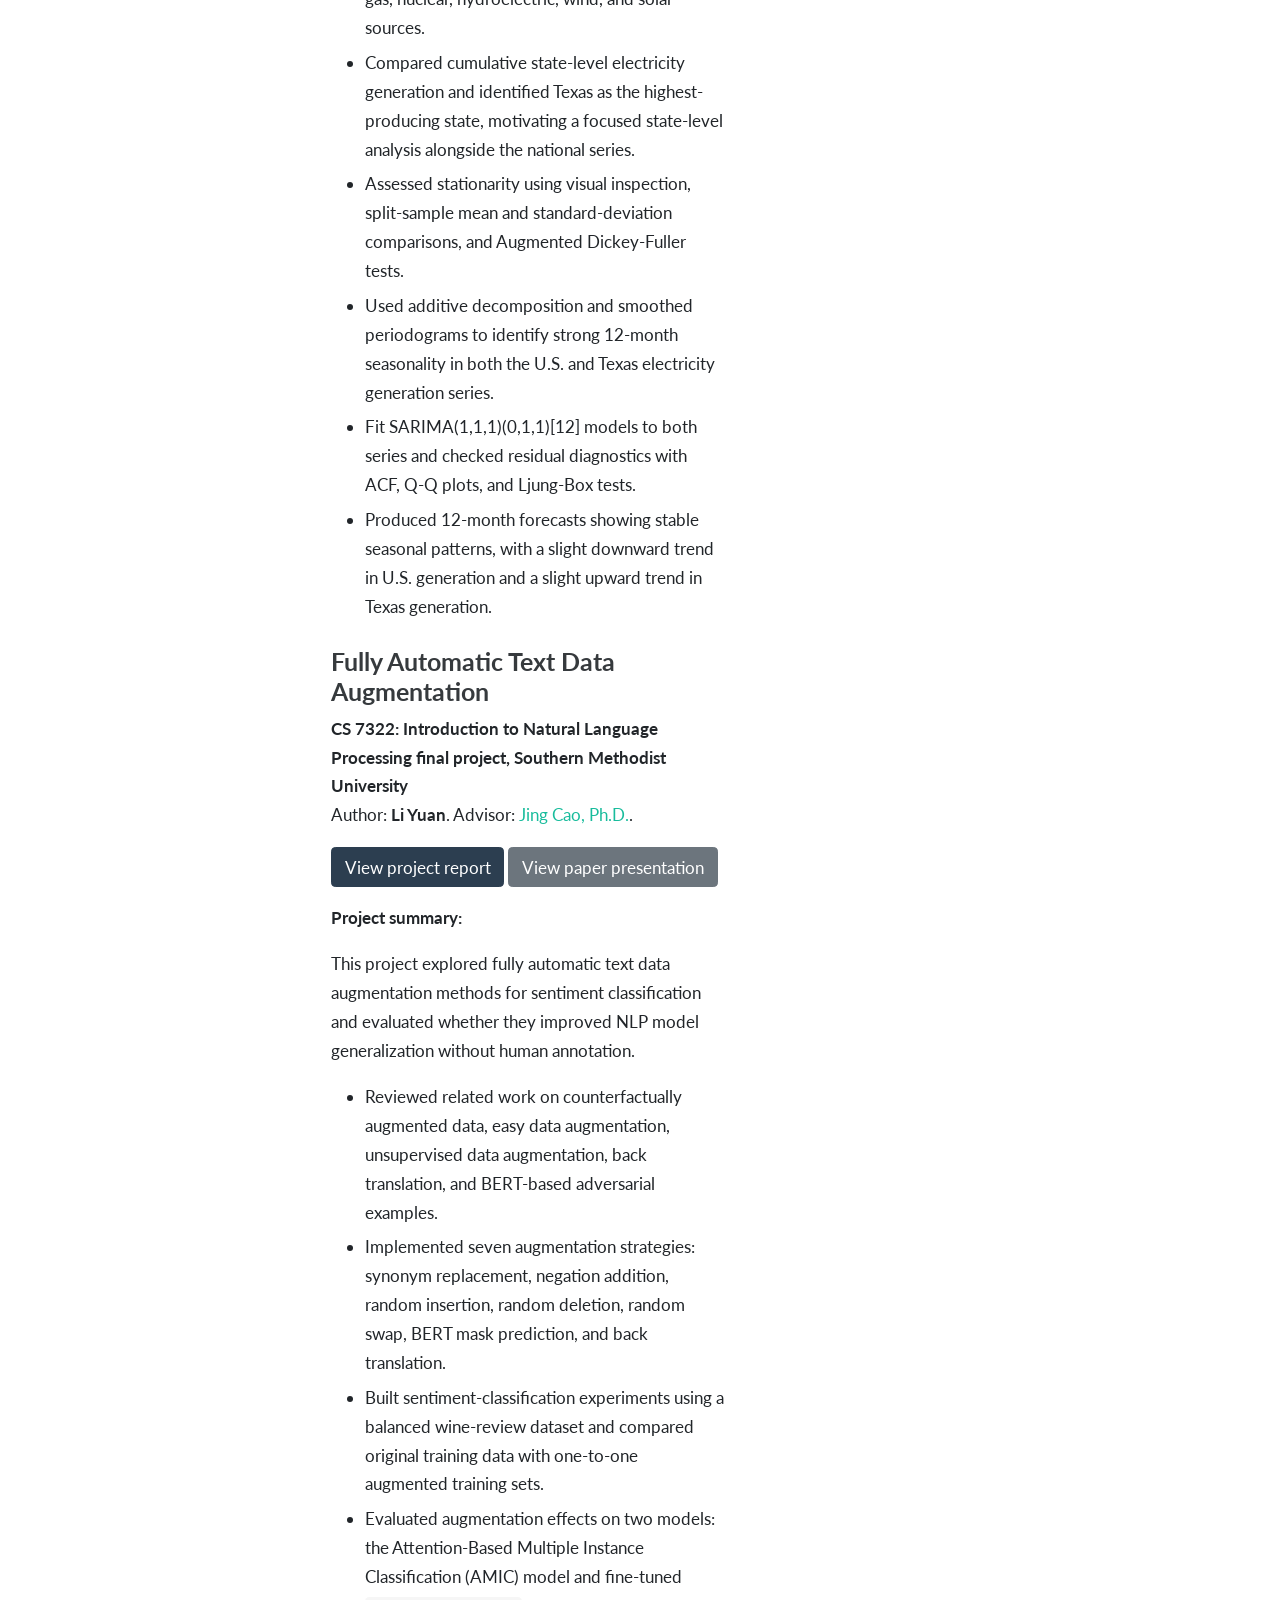
<file: docs/research.html>
<!DOCTYPE html>
<html xmlns="http://www.w3.org/1999/xhtml" lang="en" xml:lang="en"><head>

<meta charset="utf-8">
<meta name="generator" content="quarto-1.3.450">

<meta name="viewport" content="width=device-width, initial-scale=1.0, user-scalable=yes">


<title>Li Yuan - Research</title>
<style>
code{white-space: pre-wrap;}
span.smallcaps{font-variant: small-caps;}
div.columns{display: flex; gap: min(4vw, 1.5em);}
div.column{flex: auto; overflow-x: auto;}
div.hanging-indent{margin-left: 1.5em; text-indent: -1.5em;}
ul.task-list{list-style: none;}
ul.task-list li input[type="checkbox"] {
  width: 0.8em;
  margin: 0 0.8em 0.2em -1em; /* quarto-specific, see https://github.com/quarto-dev/quarto-cli/issues/4556 */ 
  vertical-align: middle;
}
</style>


<script src="site_libs/quarto-nav/quarto-nav.js"></script>
<script src="site_libs/quarto-nav/headroom.min.js"></script>
<script src="site_libs/clipboard/clipboard.min.js"></script>
<script src="site_libs/quarto-search/autocomplete.umd.js"></script>
<script src="site_libs/quarto-search/fuse.min.js"></script>
<script src="site_libs/quarto-search/quarto-search.js"></script>
<meta name="quarto:offset" content="./">
<script src="site_libs/quarto-html/quarto.js"></script>
<script src="site_libs/quarto-html/popper.min.js"></script>
<script src="site_libs/quarto-html/tippy.umd.min.js"></script>
<script src="site_libs/quarto-html/anchor.min.js"></script>
<link href="site_libs/quarto-html/tippy.css" rel="stylesheet">
<link href="site_libs/quarto-html/quarto-syntax-highlighting.css" rel="stylesheet" class="quarto-color-scheme" id="quarto-text-highlighting-styles">
<link href="site_libs/quarto-html/quarto-syntax-highlighting-dark.css" rel="prefetch" class="quarto-color-scheme quarto-color-alternate" id="quarto-text-highlighting-styles">
<script src="site_libs/bootstrap/bootstrap.min.js"></script>
<link href="site_libs/bootstrap/bootstrap-icons.css" rel="stylesheet">
<link href="site_libs/bootstrap/bootstrap.min.css" rel="stylesheet" class="quarto-color-scheme" id="quarto-bootstrap" data-mode="light">
<link href="site_libs/bootstrap/bootstrap-dark.min.css" rel="prefetch" class="quarto-color-scheme quarto-color-alternate" id="quarto-bootstrap" data-mode="dark">
<script id="quarto-search-options" type="application/json">{
  "location": "navbar",
  "copy-button": false,
  "collapse-after": 3,
  "panel-placement": "end",
  "type": "overlay",
  "limit": 20,
  "language": {
    "search-no-results-text": "No results",
    "search-matching-documents-text": "matching documents",
    "search-copy-link-title": "Copy link to search",
    "search-hide-matches-text": "Hide additional matches",
    "search-more-match-text": "more match in this document",
    "search-more-matches-text": "more matches in this document",
    "search-clear-button-title": "Clear",
    "search-detached-cancel-button-title": "Cancel",
    "search-submit-button-title": "Submit",
    "search-label": "Search"
  }
}</script>
<!-- Privacy-friendly analytics by Plausible -->
<script async="" src="https://plausible.io/js/pa-gqNCaIdhxq-45BBahy_wl.js"></script>
<script>
  window.plausible=window.plausible||function(){(plausible.q=plausible.q||[]).push(arguments)},plausible.init=plausible.init||function(i){plausible.o=i||{}};
  plausible.init()
</script>


<link rel="stylesheet" href="styles.css">
</head>

<body class="nav-fixed">

<div id="quarto-search-results"></div>
  <header id="quarto-header" class="headroom fixed-top">
    <nav class="navbar navbar-expand-lg navbar-dark ">
      <div class="navbar-container container-fluid">
      <div class="navbar-brand-container">
    <a class="navbar-brand" href="./index.html">
    <span class="navbar-title">Li Yuan</span>
    </a>
  </div>
            <div id="quarto-search" class="" title="Search"></div>
          <button class="navbar-toggler" type="button" data-bs-toggle="collapse" data-bs-target="#navbarCollapse" aria-controls="navbarCollapse" aria-expanded="false" aria-label="Toggle navigation" onclick="if (window.quartoToggleHeadroom) { window.quartoToggleHeadroom(); }">
  <span class="navbar-toggler-icon"></span>
</button>
          <div class="collapse navbar-collapse" id="navbarCollapse">
            <ul class="navbar-nav navbar-nav-scroll me-auto">
  <li class="nav-item">
    <a class="nav-link" href="./index.html" rel="" target="">
 <span class="menu-text">Home</span></a>
  </li>  
  <li class="nav-item">
    <a class="nav-link active" href="./research.html" rel="" target="" aria-current="page">
 <span class="menu-text">Research</span></a>
  </li>  
  <li class="nav-item">
    <a class="nav-link" href="./publications.html" rel="" target="">
 <span class="menu-text">Publications</span></a>
  </li>  
  <li class="nav-item">
    <a class="nav-link" href="./teaching.html" rel="" target="">
 <span class="menu-text">Teaching</span></a>
  </li>  
  <li class="nav-item">
    <a class="nav-link" href="./experience.html" rel="" target="">
 <span class="menu-text">Experience</span></a>
  </li>  
  <li class="nav-item">
    <a class="nav-link" href="./education.html" rel="" target="">
 <span class="menu-text">Education</span></a>
  </li>  
  <li class="nav-item">
    <a class="nav-link" href="./coursework.html" rel="" target="">
 <span class="menu-text">Coursework</span></a>
  </li>  
  <li class="nav-item">
    <a class="nav-link" href="./dating.html" rel="" target="">
 <span class="menu-text">Dating</span></a>
  </li>  
  <li class="nav-item dropdown ">
    <a class="nav-link dropdown-toggle" href="#" id="nav-menu-sports" role="button" data-bs-toggle="dropdown" aria-expanded="false" rel="" target="">
 <span class="menu-text">Sports</span>
    </a>
    <ul class="dropdown-menu" aria-labelledby="nav-menu-sports">    
        <li>
    <a class="dropdown-item" href="./sports.html" rel="" target="">
 <span class="dropdown-text">Sports Overview</span></a>
  </li>  
        <li>
    <a class="dropdown-item" href="./sports.html#archery" rel="" target="">
 <span class="dropdown-text">Archery</span></a>
  </li>  
        <li>
    <a class="dropdown-item" href="./sports.html#golf" rel="" target="">
 <span class="dropdown-text">Golf</span></a>
  </li>  
        <li>
    <a class="dropdown-item" href="./sports.html#cycling" rel="" target="">
 <span class="dropdown-text">Cycling</span></a>
  </li>  
        <li>
    <a class="dropdown-item" href="./sports.html#swimming" rel="" target="">
 <span class="dropdown-text">Swimming</span></a>
  </li>  
        <li>
    <a class="dropdown-item" href="./sports.html#climbing" rel="" target="">
 <span class="dropdown-text">Climbing</span></a>
  </li>  
        <li>
    <a class="dropdown-item" href="./sports.html#flight-training" rel="" target="">
 <span class="dropdown-text">Flight Training</span></a>
  </li>  
    </ul>
  </li>
</ul>
            <ul class="navbar-nav navbar-nav-scroll ms-auto">
  <li class="nav-item compact">
    <a class="nav-link" href="https://github.com/LiYuan199701" rel="" target=""><i class="bi bi-github" role="img">
</i> 
 <span class="menu-text"></span></a>
  </li>  
  <li class="nav-item compact">
    <a class="nav-link" href="https://www.linkedin.com/in/leon-king-436309192/" rel="" target=""><i class="bi bi-linkedin" role="img">
</i> 
 <span class="menu-text"></span></a>
  </li>  
  <li class="nav-item compact">
    <a class="nav-link" href="mailto:yuanli@smu.edu" rel="" target=""><i class="bi bi-envelope" role="img">
</i> 
 <span class="menu-text"></span></a>
  </li>  
</ul>
            <div class="quarto-navbar-tools">
  <a href="" class="quarto-color-scheme-toggle quarto-navigation-tool  px-1" onclick="window.quartoToggleColorScheme(); return false;" title="Toggle dark mode"><i class="bi"></i></a>
</div>
          </div> <!-- /navcollapse -->
      </div> <!-- /container-fluid -->
    </nav>
</header>
<!-- content -->
<div id="quarto-content" class="quarto-container page-columns page-rows-contents page-layout-full page-navbar">
<!-- sidebar -->
<!-- margin-sidebar -->
    <div id="quarto-margin-sidebar" class="sidebar margin-sidebar zindex-bottom">
        
    </div>
<!-- main -->
<main class="content column-page" id="quarto-document-content">

<header id="title-block-header" class="quarto-title-block default">
<div class="quarto-title">
<h1 class="title">Research</h1>
</div>



<div class="quarto-title-meta">

    
  
    
  </div>
  

</header>

<div class="research-layout">
<div class="publications-portrait" role="complementary" aria-label="Author portrait">
<p><img src="images/headshots/Headshots/research-headshot.jpeg" alt="Professional portrait of Li Yuan (Leon)"></p>
</div>
<div class="publications-manuscripts">
<p>This page summarizes my research projects, publications, and selected research projects. It includes manuscripts under review, manuscripts in progress, and published papers across machine learning, data science, and biomedical applications. Each project includes a brief summary and links to papers or code where available.</p>
<section id="selected-projects" class="level2">
<h2 class="anchored" data-anchor-id="selected-projects">Selected Projects</h2>
<section id="nonlinear-time-series-modeling-using-bernstein-polynomials-and-bayesian-inference" class="level3">
<h3 class="anchored" data-anchor-id="nonlinear-time-series-modeling-using-bernstein-polynomials-and-bayesian-inference">Nonlinear Time Series Modeling Using Bernstein Polynomials and Bayesian Inference</h3>
<p><strong>Status:</strong> Submitted to <em>Transactions on Machine Learning Research (TMLR)</em>.<br>
<strong>Authors:</strong> <strong>Li Yuan</strong> and <a href="https://www.smu.edu/dedman/academics/departments/statistics/people/faculty/sundarajan">Raanju R. Sundararajan</a>.<br>
<strong>Current advisor:</strong> <a href="https://www.smu.edu/dedman/academics/departments/statistics/people/faculty/sundarajan">Raanju R. Sundararajan</a>.</p>
<p><a href="https://openreview.net/forum?id=PPEHt53UJh&amp;noteId=PPEHt53UJh" class="btn btn-primary">View OpenReview submission</a></p>
<p>This project develops a Bayesian nonlinear autoregressive model using Bernstein polynomial representations and compares its forecasting performance with classical time-series models such as ARIMA and SARIMA.</p>
</section>
<section id="empirical-legal-analytics-deal-lawyer-database-and-missingness-analysis" class="level3">
<h3 class="anchored" data-anchor-id="empirical-legal-analytics-deal-lawyer-database-and-missingness-analysis">Empirical Legal Analytics: Deal Lawyer Database and Missingness Analysis</h3>
<p><strong>Research assistant project, Vanderbilt Law School and MS in Data Science, Vanderbilt University</strong><br>
Faculty collaborators: <a href="https://law.vanderbilt.edu/bio/tracey-george/">Tracey E. George</a> and <a href="https://jackmanlaw.utoronto.ca/people/albert-yoon">Albert Yoon</a>.</p>
<p><a href="https://law.vanderbilt.edu/bio/tracey-george/" class="btn btn-primary">View faculty collaborator profile</a></p>
<p><strong>Project summary:</strong></p>
<p>This research assistant project supported empirical legal scholarship on deal lawyers, law firms, and attorney biographical data in mergers-and-acquisitions transactions. I built reproducible R analyses to evaluate missingness patterns and study how missing lawyer or law-firm information related to deal characteristics, industry sectors, time, law-school rank, firm rank, and inferred attorney gender.</p>
<ul>
<li>Cleaned and joined deal, deal-lawyer, lawyer biographical, law-school ranking, and law-firm ranking datasets, creating encoded deal identifiers and matched analysis tables.</li>
<li>Quantified missing lawyer, law-firm, and attorney-biographical information across industry sector, deal value, year, and deal type using summary tables and visualizations.</li>
<li>Applied chi-square tests, two-sample Kolmogorov-Smirnov tests, and two-proportion tests to compare missing versus non-missing groups.</li>
<li>Built logistic-regression models with robust standard errors and random-forest classifiers to assess predictors of attorney gender patterns and missing biographical information.</li>
<li>Used SSA baby-name data and UCI gender-by-name data as supplementary sources for probabilistic gender inference in records without complete attorney biographies.</li>
<li>Produced reproducible statistical reports and figures for faculty research workflows at the intersection of law, data science, and empirical social science.</li>
</ul>
</section>
</section>
<section id="selected-research-projects" class="level2">
<h2 class="anchored" data-anchor-id="selected-research-projects">Selected Research Projects</h2>
<section id="amazon-query-product-ranking" class="level3">
<h3 class="anchored" data-anchor-id="amazon-query-product-ranking">Amazon Query Product Ranking</h3>
<p><strong>Social Network Analysis course project, MS in Data Science, Vanderbilt University</strong><br>
Authors: <strong>Li Yuan</strong>, Jay Kim, and Daron Greenblatt.</p>
<p><a href="files/amazon_query_product_ranking.pdf" class="btn btn-primary">View cleaned project paper</a></p>
<p><strong>Paper summary:</strong></p>
<p>This project studied product search relevance in the Amazon KDD Cup 2022 setting. Given a user query and a list of candidate products, the goal was to re-rank products so that more relevant items appeared higher in the results.</p>
<ul>
<li>Built and compared three transformer-based modeling approaches: Multi-Genre Natural Language Inference, Cross-Encoder Regression, and Cross-Encoder Classification.</li>
<li>Framed query-product matching as a sentence-pair relevance task using product titles, descriptions, bullet points, and labels such as exact, substitute, complement, and irrelevant.</li>
<li>Evaluated model performance on validation and test sets, while documenting practical challenges around model selection, class imbalance, GPU resources, and fine-tuning large language models for e-commerce ranking.</li>
</ul>
</section>
<section id="automatic-medical-image-annotation-with-clip-and-cnn-models" class="level3">
<h3 class="anchored" data-anchor-id="automatic-medical-image-annotation-with-clip-and-cnn-models">Automatic Medical Image Annotation with CLIP and CNN Models</h3>
<p><strong>MS in Data Science capstone project, Vanderbilt University</strong><br>
Author: <strong>Li Yuan</strong>.</p>
<p><a href="files/ms_data_science_capstone_medical_image_annotation.pdf" class="btn btn-primary">View capstone paper</a> <a href="https://github.com/LiYuan199701/capstone" class="btn btn-secondary">View GitHub repository</a></p>
<p><strong>Paper summary:</strong></p>
<p>This capstone project explored how to reduce manual labeling effort for biomedical images by combining zero-shot vision-language models with supervised convolutional neural networks on the MedMNIST benchmark.</p>
<ul>
<li>Tested CLIP-style zero-shot image classification for medical image annotation, where general-domain visual-language models struggle with granular biomedical labels.</li>
<li>Designed a two-stage workflow that first used CLIP to generate labels and then trained CNN models on the CLIP-labeled data to improve annotation quality.</li>
<li>Reported that the combined approach improved prediction accuracy from about 80% to 95%, while also improving average annotation accuracy and F1 score compared with using CLIP alone.</li>
<li>Proposed future extensions using medical-domain foundation models, domain-adapted CLIP training, and broader multi-class MedMNIST experiments.</li>
</ul>
</section>
<section id="amazon-us-customer-review-and-product-analysis" class="level3">
<h3 class="anchored" data-anchor-id="amazon-us-customer-review-and-product-analysis">Amazon US Customer Review and Product Analysis</h3>
<p><strong>Big Data Scaling course project, MS in Data Science, Vanderbilt University</strong><br>
Authors: <strong>Li Yuan</strong> and Matthew Flaherty.</p>
<p><a href="files/amazon_us_customer_review_product_analysis.pdf" class="btn btn-primary">View project paper</a> <a href="https://huggingface.co/LiYuan/amazon-review-sentiment-analysis" class="btn btn-secondary">View Hugging Face model</a></p>
<p><strong>Paper summary:</strong></p>
<p>This project analyzed large-scale Amazon customer review data to study product recommendation, sentiment prediction, and product-category clustering in an e-commerce setting.</p>
<ul>
<li>Processed more than 20 GB of Amazon review data across 12 product categories using Google Cloud, Hadoop file storage, PySpark, and MLlib.</li>
<li>Built a recommender system with Alternating Least Squares (ALS) matrix factorization to generate customer-product recommendations from review and rating behavior.</li>
<li>Fine-tuned a multilingual BERT sentiment model to predict star ratings from customer review text, then published the resulting model to Hugging Face.</li>
<li>Applied K-means clustering and locality-sensitive hashing ideas to group product titles and descriptions, supporting product discovery and category-level recommendation analysis.</li>
</ul>
</section>
<section id="us-accidents-database-and-r-shiny-application" class="level3">
<h3 class="anchored" data-anchor-id="us-accidents-database-and-r-shiny-application">US Accidents Database and R Shiny Application</h3>
<p><strong>DS 5420: Data Management Systems final project, MS in Data Science, Vanderbilt University</strong><br>
Authors: <strong>Li Yuan</strong> and Matthew Flaherty.</p>
<p><a href="files/us_accidents_database_shiny_app.pdf" class="btn btn-primary">View project paper</a></p>
<p><strong>Paper summary:</strong></p>
<p>This project built a MySQL-backed R Shiny application for exploring and managing a large U.S. traffic accident dataset collected from Kaggle.</p>
<ul>
<li>Designed a database workflow for 4.2 million accident records with 49 features covering accidents across 49 states from February 2016 to December 2020.</li>
<li>Normalized the original table into a database structure with a location table and accident table, while preserving a source mega-table for loading and data management.</li>
<li>Implemented database views, stored procedures, triggers, and transactions to support reliable querying, validation, insertion, updating, and deletion of accident records.</li>
<li>Built an interactive R Shiny front end with pages for accident maps, date-range trends, temperature histograms, accidents by street side, accidents by state, record search, and full CRUD operations.</li>
<li>Documented the practical engineering challenges of connecting MySQL with Shiny and translating database operations into a usable web application.</li>
</ul>
</section>
<section id="food-101-image-classification-with-clip-and-transfer-learning" class="level3">
<h3 class="anchored" data-anchor-id="food-101-image-classification-with-clip-and-transfer-learning">Food-101 Image Classification with CLIP and Transfer Learning</h3>
<p><strong>Machine Learning 2 course project, MS in Data Science, Vanderbilt University</strong><br>
Author: <strong>Li Yuan</strong>. Advisor: <a href="https://engineering.vanderbilt.edu/bio/yuankai-huo/">Yuankai Huo</a>.</p>
<p><a href="files/food101_clip_transfer_learning.pdf" class="btn btn-primary">View project paper</a></p>
<p><strong>Paper summary:</strong></p>
<p>This project studied large-scale food image classification on the Food-101 dataset using both CLIP zero-shot classification and PyTorch transfer learning.</p>
<ul>
<li>Evaluated OpenAI CLIP models for zero-shot classification across 101 food categories, with ViT-B/16 producing the strongest reported CLIP result at about 83.82% accuracy.</li>
<li>Prepared and cleaned the Food-101 image data, including train/validation organization, image preprocessing, and removal of corrupted images.</li>
<li>Compared several pre-trained deep learning architectures, including ResNet-50, VGG16, EfficientNet-B7, RegNet-X, and DenseNet-161.</li>
<li>Scaled the transfer-learning workflow from a smaller architecture-selection subset to the full image dataset, reaching about 70.09% validation accuracy on 101 food classes.</li>
<li>Documented practical deep-learning constraints such as slow training, large image data, Google Colab GPU limits, and CUDA memory failures for larger CLIP models.</li>
</ul>
</section>
<section id="modeling-insurance-data" class="level3">
<h3 class="anchored" data-anchor-id="modeling-insurance-data">Modeling Insurance Data</h3>
<p><strong>STAT 6324: Computational Statistics final project, Southern Methodist University</strong><br>
Authors: Hunter Schuler and <strong>Li Yuan</strong>.</p>
<p><a href="files/stat6324_modeling_insurance_data.pdf" class="btn btn-primary">View project report</a> <a href="files/stat6324_modeling_insurance_data_slides.pptx" class="btn btn-secondary">View presentation slides</a></p>
<p><strong>Paper summary:</strong></p>
<p>This project modeled U.S. health insurance charges using a public Kaggle dataset with demographic and health-related predictors such as age, sex, BMI, number of children, smoking status, and region.</p>
<ul>
<li>Conducted exploratory data analysis to study variable distributions, class imbalance, and relationships between insurance charges and predictors such as smoking status, BMI, and age.</li>
<li>Built baseline and reduced interaction linear regression models, using train/test/validation splits and model diagnostics to evaluate fit and assumption violations.</li>
<li>Addressed imbalance in age, smoking status, and children variables through downsampling, resampling, and feature recoding before refitting models.</li>
<li>Used h2o AutoML to compare machine learning models, finding that tree-based models performed best and that an XGBoost model achieved the lowest reported test-set RMSE.</li>
<li>Interpreted variable importance results showing smoking status and BMI as the strongest predictors of insurance charges, while sex, children, and region had smaller effects.</li>
</ul>
</section>
<section id="categorical-regression-models" class="level3">
<h3 class="anchored" data-anchor-id="categorical-regression-models">Categorical Regression Models</h3>
<p><strong>STAT 6336: Statistical Analysis I literature review project, Southern Methodist University</strong><br>
Author: <strong>Li Yuan</strong>.</p>
<p><a href="files/stat6336_categorical_regression_models_literature_review.pdf" class="btn btn-primary">View literature review</a></p>
<p><strong>Paper summary:</strong></p>
<p>This literature review synthesized major categorical regression models for binary, unordered multinomial, and ordered categorical response variables.</p>
<ul>
<li>Reviewed logistic regression as the foundational binary-response model and explained why multi-category outcomes require extensions beyond a single probability threshold.</li>
<li>Summarized unordered multinomial logit models, including dummy-vector response coding, reference-category probabilities, generalized logits, and random-utility interpretations.</li>
<li>Discussed ordered categorical regression through latent-variable and cumulative-model perspectives, including threshold-based category assignment and cumulative logits.</li>
<li>Compared cumulative ordinal models with sequential ordinal models and described when each framework is more appropriate.</li>
<li>Included multinomial-distribution and maximum-likelihood background to connect categorical response modeling with probability theory and estimation.</li>
</ul>
</section>
<section id="principal-component-analysis-and-nonlinear-pca" class="level3">
<h3 class="anchored" data-anchor-id="principal-component-analysis-and-nonlinear-pca">Principal Component Analysis and Nonlinear PCA</h3>
<p><strong>STAT 6345: Linear Regression midterm project, Southern Methodist University</strong><br>
Authors: Hunter Schuler and <strong>Li Yuan</strong>.</p>
<p><a href="files/stat6345_principal_component_analysis_project.pptx" class="btn btn-primary">View presentation slides</a></p>
<p><strong>Project summary:</strong></p>
<p>This project presented principal component analysis as a dimension-reduction method and compared classical linear PCA with nonlinear PCA approaches.</p>
<ul>
<li>Reviewed PCA theory using covariance matrices, singular value decomposition, eigenvectors, eigenvalues, component scores, and loading interpretation.</li>
<li>Applied PCA to a Portuguese red-wine physicochemical dataset with 1,599 samples, 11 continuous physical-property variables, and a wine-quality score.</li>
<li>Interpreted major components from the wine data, including acidity, smoothness or stability, bitterness, salt-sugar contrast, dryness, and aroma-related structure.</li>
<li>Discussed limitations of ordinary PCA, including linearity assumptions, sensitivity to outliers, complete-data requirements, and restrictions to continuous variables.</li>
<li>Introduced nonlinear PCA variants such as standard NLPCA, hierarchical NLPCA, circular PCA, and inverse NLPCA, including examples where nonlinear structure or missing-data estimation benefits from nonlinear methods.</li>
</ul>
</section>
<section id="birth-weights" class="level3">
<h3 class="anchored" data-anchor-id="birth-weights">Birth Weights</h3>
<p><strong>STAT 6345: Linear Regression final project, Southern Methodist University</strong><br>
Author: <strong>Li Yuan</strong>.</p>
<p><a href="files/stat6345_birth_weights_linear_regression_final_project.pdf" class="btn btn-primary">View project report</a></p>
<p><strong>Paper summary:</strong></p>
<p>This project compared linear-regression and generalized linear modeling strategies for predicting infant birth weight from maternal and pregnancy-related variables.</p>
<ul>
<li>Conducted exploratory analysis of birth-weight data, including distributions of gestational age, maternal race, smoking status, education, and birth weight in grams.</li>
<li>Compared ordinary least squares, log-transformed models, Box-Cox transformations, all two-way interaction models, elastic net, ridge, lasso, robust regression, inverse Gaussian models, random forest, and iteratively reweighted least squares.</li>
<li>Evaluated models using train/test splitting, test-set RMSE, BIC/AIC, and residual diagnostics, with special attention to heteroskedasticity and skewed predictors.</li>
<li>Selected a final IRLS model with smoking status, gestational age, and interaction terms involving maternal race, using exhaustive subset selection guided by BIC.</li>
<li>Interpreted the final model as showing strong associations between birth weight and gestational age, maternal smoking, and selected interaction effects, while checking multicollinearity with variance inflation factors.</li>
</ul>
</section>
<section id="formula-one-analysis-interpreting-and-predicting-race-points" class="level3">
<h3 class="anchored" data-anchor-id="formula-one-analysis-interpreting-and-predicting-race-points">Formula One Analysis: Interpreting and Predicting Race Points</h3>
<p><strong>STAT 6341: Sports Analytics final project, Southern Methodist University</strong><br>
Author: <strong>Li Yuan</strong>.</p>
<p><a href="files/stat6341_formula_one_analysis_report.docx" class="btn btn-primary">View project report</a> <a href="files/stat6341_formula_one_analysis_slides.pptx" class="btn btn-secondary">View presentation slides</a> <a href="https://e2jgp0-liyuan199701.shinyapps.io/F1_Final/" class="btn btn-secondary">View Shiny dashboard</a></p>
<p><strong>Project summary:</strong></p>
<p>This project analyzed Formula One race results to compare drivers and constructors, explain point outcomes, and predict future race performance.</p>
<ul>
<li>Built a Formula One modeling dataset from Kaggle race tables, covering seasons 1994-2023 with driver, constructor, circuit, qualifying position, age, and race-point variables.</li>
<li>Developed a Bayesian linear mixed model in RStan with fixed effects for year, circuit, age, and qualifying position, plus random effects for constructors and drivers nested within constructors.</li>
<li>Used posterior inference to compare constructors and drivers, identifying Mercedes and Red Bull as leading constructors and comparing top driver effects such as Lewis Hamilton and Fernando Alonso.</li>
<li>Trained frequentist and machine-learning models with tidymodels, including linear regression, random forest, and XGBoost, and compared predictive performance using train/test RMSE.</li>
<li>Built an R Shiny dashboard for interactive Formula One visualization and prediction, including driver/constructor trends, nationality summaries, and model-based point predictions.</li>
<li>Discussed limitations such as sparse driver/constructor levels, the 2010 point-system change, omitted race features, and the need for models better suited to discrete point outcomes.</li>
</ul>
</section>
<section id="gideon-project-public-defense-event-frequency-analysis" class="level3">
<h3 class="anchored" data-anchor-id="gideon-project-public-defense-event-frequency-analysis">GIDEON Project: Public Defense Event Frequency Analysis</h3>
<p><strong>STAT 6366: Statistical Consulting final project, Southern Methodist University</strong><br>
Authors: <strong>Li Yuan</strong> and Hunter Schuler.</p>
<p><a href="files/stat6366_gideon_project_final_report.pdf" class="btn btn-primary">View final report</a> <a href="files/stat6366_gideon_project_final_slides.pptx" class="btn btn-secondary">View presentation slides</a> <a href="https://e2jgp0-liyuan199701.shinyapps.io/law_consulting/" class="btn btn-secondary">View Shiny dashboard</a></p>
<p><strong>Project summary:</strong></p>
<p>This consulting project supported the Deason Criminal Justice Reform Center’s GIDEON Project, which studies whether increased public-defense funding in New York changed attorney-client interactions and defense-service patterns.</p>
<ul>
<li>Joined three raw criminal-case data sources into a unified analysis dataset using shared case and client identifiers, producing a linked dataset with more than 390,000 rows and 200 variables.</li>
<li>Cleaned and grouped case records into felony and misdemeanor categories, filtered erroneous dates, and focused analysis on client-contact, discovery, disposition, hearing, sentencing, and related event codes.</li>
<li>Designed multiple event-frequency measures, including event counts per closed case and event rates per case per week to account for differences in case duration.</li>
<li>Built visual analyses with <code>ggplot2</code> and <code>plotly</code> to compare event-code patterns, case counts, case duration, and event rates over time for felony and misdemeanor cases.</li>
<li>Fit Poisson regression and grouped cross-time-series models to assess whether event rates changed meaningfully over time after accounting for case duration.</li>
<li>Built an R Shiny dashboard for interactive client-facing exploration of event-code definitions, case-type trends, event frequencies, event rates, and consultant/client information.</li>
<li>Concluded that the current data did not show practically meaningful changes in attorney-client interaction rates, while recommending continued tracking because legal-system reforms may have delayed effects.</li>
</ul>
</section>
<section id="electricity-net-generation-in-the-us-and-texas" class="level3">
<h3 class="anchored" data-anchor-id="electricity-net-generation-in-the-us-and-texas">Electricity Net Generation in the US and Texas</h3>
<p><strong>STAT 6363: Time Series Analysis final project, Southern Methodist University</strong><br>
Author: <strong>Li Yuan</strong>.</p>
<p><a href="files/stat6363_electricity_net_generation_time_series.pdf" class="btn btn-primary">View project report</a></p>
<p><strong>Paper summary:</strong></p>
<p>This project analyzed monthly electricity net generation in the United States and Texas from January 2001 through early 2024 using seasonal time-series methods.</p>
<ul>
<li>Collected monthly net-generation data from the U.S. Energy Information Administration, covering electricity generated by coal, natural gas, nuclear, hydroelectric, wind, and solar sources.</li>
<li>Compared cumulative state-level electricity generation and identified Texas as the highest-producing state, motivating a focused state-level analysis alongside the national series.</li>
<li>Assessed stationarity using visual inspection, split-sample mean and standard-deviation comparisons, and Augmented Dickey-Fuller tests.</li>
<li>Used additive decomposition and smoothed periodograms to identify strong 12-month seasonality in both the U.S. and Texas electricity generation series.</li>
<li>Fit SARIMA(1,1,1)(0,1,1)[12] models to both series and checked residual diagnostics with ACF, Q-Q plots, and Ljung-Box tests.</li>
<li>Produced 12-month forecasts showing stable seasonal patterns, with a slight downward trend in U.S. generation and a slight upward trend in Texas generation.</li>
</ul>
</section>
<section id="fully-automatic-text-data-augmentation" class="level3">
<h3 class="anchored" data-anchor-id="fully-automatic-text-data-augmentation">Fully Automatic Text Data Augmentation</h3>
<p><strong>CS 7322: Introduction to Natural Language Processing final project, Southern Methodist University</strong><br>
Author: <strong>Li Yuan</strong>. Advisor: <a href="https://people.smu.edu/jingcao/">Jing Cao, Ph.D.</a>.</p>
<p><a href="files/cs7322_fully_automatic_text_data_augmentation_report.pdf" class="btn btn-primary">View project report</a> <a href="files/cs7322_counterfactually_augmented_data_presentation.pptx" class="btn btn-secondary">View paper presentation</a></p>
<p><strong>Project summary:</strong></p>
<p>This project explored fully automatic text data augmentation methods for sentiment classification and evaluated whether they improved NLP model generalization without human annotation.</p>
<ul>
<li>Reviewed related work on counterfactually augmented data, easy data augmentation, unsupervised data augmentation, back translation, and BERT-based adversarial examples.</li>
<li>Implemented seven augmentation strategies: synonym replacement, negation addition, random insertion, random deletion, random swap, BERT mask prediction, and back translation.</li>
<li>Built sentiment-classification experiments using a balanced wine-review dataset and compared original training data with one-to-one augmented training sets.</li>
<li>Evaluated augmentation effects on two models: the Attention-Based Multiple Instance Classification (AMIC) model and fine-tuned <code>bert-base-uncased</code>.</li>
<li>Found that most automatic augmentation methods produced accuracy similar to the original data; random swap slightly improved AMIC performance, while synonym replacement and random deletion slightly improved BERT performance.</li>
<li>Identified negation addition as a fragile augmentation strategy because it often broke grammar or made sentiment labels ambiguous, especially for smaller training samples.</li>
<li>Presented the paper “Learning the Difference That Makes a Difference with Counterfactually-Augmented Data” to connect the project to human-in-the-loop counterfactual augmentation and robustness against spurious correlations.</li>
</ul>
</section>
<section id="bayesian-neural-networks" class="level3">
<h3 class="anchored" data-anchor-id="bayesian-neural-networks">Bayesian Neural Networks</h3>
<p><strong>STAT 6390 final presentation, Southern Methodist University</strong><br>
Author: <strong>Li Yuan</strong>.</p>
<p><a href="files/stat6390_bayesian_neural_networks_final_presentation.pptx" class="btn btn-primary">View presentation slides</a></p>
<p><strong>Project summary:</strong></p>
<p>This final presentation introduced Bayesian neural networks as stochastic neural networks trained with Bayesian inference to quantify uncertainty in weights and predictions.</p>
<ul>
<li>Compared traditional neural networks with Bayesian neural networks, emphasizing that standard neural networks produce point estimates while Bayesian neural networks place priors on model weights.</li>
<li>Explained posterior predictive inference as an ensemble-like average over neural networks sampled from the posterior distribution.</li>
<li>Discussed how Bayesian priors can act as regularization, support uncertainty quantification, and help reduce overfitting in high-capacity neural networks.</li>
<li>Reviewed why exact posterior inference is difficult for neural networks because of high-dimensional weight spaces and large datasets.</li>
<li>Presented Monte Carlo integration, Metropolis-Hastings, variational inference, KL divergence, the evidence lower bound, and stochastic variational inference as computational strategies.</li>
<li>Highlighted Python and Pyro as practical tools for Bayesian neural network implementation, including examples using MCMC and variational inference.</li>
<li>Connected Bayesian neural networks to applications requiring uncertainty-aware prediction, such as autonomous vehicles, healthcare, finance, and flight trajectory prediction.</li>
</ul>
</section>
<section id="apply-geometric-data-analysis-to-the-mnist-data" class="level3">
<h3 class="anchored" data-anchor-id="apply-geometric-data-analysis-to-the-mnist-data">Apply Geometric Data Analysis to the MNIST Data</h3>
<p><strong>STAT 6383: Statistical Shape Analysis final project, Southern Methodist University</strong><br>
Author: <strong>Li Yuan</strong>.</p>
<p><a href="files/stat6383_geometric_data_analysis_mnist.pdf" class="btn btn-primary">View project report</a> <a href="files/stat6383_geometric_data_analysis_mnist_slides.pptx" class="btn btn-secondary">View presentation slides</a></p>
<p><strong>Project summary:</strong></p>
<p>This project applied geometric data analysis and statistical shape analysis to MNIST handwritten digit images, using curve-based shape representations to compare and classify digit contours.</p>
<ul>
<li>Preprocessed MNIST images by separating digits by label, converting grayscale images into binary images, extracting contour points, and resampling contours through linear interpolation.</li>
<li>Represented digit boundaries using the Square-Root Velocity Function (SRVF), enabling elastic shape comparison through geodesic distances on the curve manifold.</li>
<li>Computed geodesic paths between handwritten digits to visualize how one digit contour deforms into another under the SRVF framework.</li>
<li>Estimated Karcher means and shape variation for each digit class, using the class means as representative digit shapes.</li>
<li>Explored functional principal component analysis for digit contours to study dominant shape-variation directions within each class.</li>
<li>Built a nearest-Karcher-mean classifier for MNIST test images and used parallel R workflows with <code>future</code> and <code>furrr</code> to handle the high computational cost of elastic shape-distance calculations.</li>
<li>Reported 74% overall classification accuracy on a balanced subset of test images, while identifying confusion among visually similar or highly variable digits such as 2, 6, 7, and 8.</li>
</ul>
</section>
<section id="gain-missing-data-imputation-using-generative-adversarial-nets" class="level3">
<h3 class="anchored" data-anchor-id="gain-missing-data-imputation-using-generative-adversarial-nets">GAIN: Missing Data Imputation Using Generative Adversarial Nets</h3>
<p><strong>STAT 7331: Statistical Modeling of Longitudinal and Incomplete Data final paper presentation, Southern Methodist University</strong><br>
Author: <strong>Li Yuan</strong>.</p>
<p><a href="files/stat7331_gain_missing_data_imputation_report.pdf" class="btn btn-primary">View presentation report</a> <a href="files/stat7331_gain_reviewed_paper.pdf" class="btn btn-secondary">View reviewed paper</a></p>
<p><strong>Project summary:</strong></p>
<p>This final paper presentation reviewed GAIN, a generative-adversarial approach for imputing missing data, and connected it to statistical modeling of incomplete data.</p>
<ul>
<li>Summarized the missing-data setting, including the role of missingness indicators, completed data vectors, and the MCAR assumption used in the reviewed paper’s theoretical results.</li>
<li>Explained the GAIN architecture, where a generator imputes missing components and a discriminator learns to distinguish observed values from imputed values.</li>
<li>Highlighted the role of the hint vector, which gives the discriminator partial information about the missingness mask so the generator can learn the target data distribution.</li>
<li>Reviewed the minimax training objective, mini-batch stochastic gradient descent updates, and the use of fully connected neural networks for the generator and discriminator.</li>
<li>Compared GAIN conceptually with traditional imputation methods such as MICE, MissForest, matrix completion, autoencoders, and expectation-maximization.</li>
<li>Discussed reported empirical results showing that GAIN improved imputation RMSE, post-imputation prediction performance, and congeniality across several benchmark datasets.</li>
</ul>
</section>
</section>
<section id="research-milestone" class="level2">
<h2 class="anchored" data-anchor-id="research-milestone">Research Milestone</h2>
<section id="ph.d.-qualifying-exam-research-paper" class="level3">
<h3 class="anchored" data-anchor-id="ph.d.-qualifying-exam-research-paper">Ph.D.&nbsp;Qualifying Exam Research Paper</h3>
<p><strong>Integrate Attention-Based Neural Networks with Text Regressions in Sentiment Inference</strong><br>
Ph.D.&nbsp;Qualifying Exam research paper, Southern Methodist University.</p>
<p><a href="files/Phd_qualifying.pdf" class="btn btn-primary">View qualifying exam research paper</a></p>
<p><strong>Paper summary:</strong></p>
<p>This paper was completed for the Ph.D.&nbsp;Qualifying Exam, which assesses a student’s readiness for independent research. It synthesizes work on statistical text analysis, attention-based multiple-instance classification, and counterfactually augmented data for sentiment inference.</p>
<ul>
<li>Reviewed statistical approaches for using text as data in social science and applied research.</li>
<li>Discussed attention-based neural network methods for interpretable sentiment analysis.</li>
<li>Reproduced computational results from the attention-based multiple-instance classification model.</li>
</ul>
</section>
</section>
</div>
<div class="research-toc" role="complementary" aria-label="Research table of contents">
<div class="research-toc-title">
On this page
</div>
<nav id="research-item-toc">
</nav>
</div>
</div>
<script>
document.addEventListener("DOMContentLoaded", function () {
  const toc = document.getElementById("research-item-toc");
  const content = document.querySelector(".research-layout .publications-manuscripts");
  if (!toc || !content) return;

  const list = document.createElement("ul");
  content.querySelectorAll("section[id] > h2, section[id] > h3").forEach(function (heading) {
    const section = heading.parentElement;
    const item = document.createElement("li");
    const link = document.createElement("a");
    link.href = "#" + section.id;
    link.textContent = heading.textContent.replace("Anchor", "").trim();
    item.className = heading.tagName === "H2" ? "research-toc-section" : "research-toc-item";
    link.addEventListener("click", function () {
      toc.querySelectorAll("a").forEach(function (tocLink) {
        tocLink.classList.remove("active");
      });
      link.classList.add("active");
    });
    item.appendChild(link);
    list.appendChild(item);
  });
  toc.appendChild(list);
});
</script>



</main> <!-- /main -->
<script src="language-switcher.js"></script>
<script id="quarto-html-after-body" type="application/javascript">
window.document.addEventListener("DOMContentLoaded", function (event) {
  const toggleBodyColorMode = (bsSheetEl) => {
    const mode = bsSheetEl.getAttribute("data-mode");
    const bodyEl = window.document.querySelector("body");
    if (mode === "dark") {
      bodyEl.classList.add("quarto-dark");
      bodyEl.classList.remove("quarto-light");
    } else {
      bodyEl.classList.add("quarto-light");
      bodyEl.classList.remove("quarto-dark");
    }
  }
  const toggleBodyColorPrimary = () => {
    const bsSheetEl = window.document.querySelector("link#quarto-bootstrap");
    if (bsSheetEl) {
      toggleBodyColorMode(bsSheetEl);
    }
  }
  toggleBodyColorPrimary();  
  const disableStylesheet = (stylesheets) => {
    for (let i=0; i < stylesheets.length; i++) {
      const stylesheet = stylesheets[i];
      stylesheet.rel = 'prefetch';
    }
  }
  const enableStylesheet = (stylesheets) => {
    for (let i=0; i < stylesheets.length; i++) {
      const stylesheet = stylesheets[i];
      stylesheet.rel = 'stylesheet';
    }
  }
  const manageTransitions = (selector, allowTransitions) => {
    const els = window.document.querySelectorAll(selector);
    for (let i=0; i < els.length; i++) {
      const el = els[i];
      if (allowTransitions) {
        el.classList.remove('notransition');
      } else {
        el.classList.add('notransition');
      }
    }
  }
  const toggleColorMode = (alternate) => {
    // Switch the stylesheets
    const alternateStylesheets = window.document.querySelectorAll('link.quarto-color-scheme.quarto-color-alternate');
    manageTransitions('#quarto-margin-sidebar .nav-link', false);
    if (alternate) {
      enableStylesheet(alternateStylesheets);
      for (const sheetNode of alternateStylesheets) {
        if (sheetNode.id === "quarto-bootstrap") {
          toggleBodyColorMode(sheetNode);
        }
      }
    } else {
      disableStylesheet(alternateStylesheets);
      toggleBodyColorPrimary();
    }
    manageTransitions('#quarto-margin-sidebar .nav-link', true);
    // Switch the toggles
    const toggles = window.document.querySelectorAll('.quarto-color-scheme-toggle');
    for (let i=0; i < toggles.length; i++) {
      const toggle = toggles[i];
      if (toggle) {
        if (alternate) {
          toggle.classList.add("alternate");     
        } else {
          toggle.classList.remove("alternate");
        }
      }
    }
    // Hack to workaround the fact that safari doesn't
    // properly recolor the scrollbar when toggling (#1455)
    if (navigator.userAgent.indexOf('Safari') > 0 && navigator.userAgent.indexOf('Chrome') == -1) {
      manageTransitions("body", false);
      window.scrollTo(0, 1);
      setTimeout(() => {
        window.scrollTo(0, 0);
        manageTransitions("body", true);
      }, 40);  
    }
  }
  const isFileUrl = () => { 
    return window.location.protocol === 'file:';
  }
  const hasAlternateSentinel = () => {  
    let styleSentinel = getColorSchemeSentinel();
    if (styleSentinel !== null) {
      return styleSentinel === "alternate";
    } else {
      return false;
    }
  }
  const setStyleSentinel = (alternate) => {
    const value = alternate ? "alternate" : "default";
    if (!isFileUrl()) {
      window.localStorage.setItem("quarto-color-scheme", value);
    } else {
      localAlternateSentinel = value;
    }
  }
  const getColorSchemeSentinel = () => {
    if (!isFileUrl()) {
      const storageValue = window.localStorage.getItem("quarto-color-scheme");
      return storageValue != null ? storageValue : localAlternateSentinel;
    } else {
      return localAlternateSentinel;
    }
  }
  let localAlternateSentinel = 'default';
  // Dark / light mode switch
  window.quartoToggleColorScheme = () => {
    // Read the current dark / light value 
    let toAlternate = !hasAlternateSentinel();
    toggleColorMode(toAlternate);
    setStyleSentinel(toAlternate);
  };
  // Ensure there is a toggle, if there isn't float one in the top right
  if (window.document.querySelector('.quarto-color-scheme-toggle') === null) {
    const a = window.document.createElement('a');
    a.classList.add('top-right');
    a.classList.add('quarto-color-scheme-toggle');
    a.href = "";
    a.onclick = function() { try { window.quartoToggleColorScheme(); } catch {} return false; };
    const i = window.document.createElement("i");
    i.classList.add('bi');
    a.appendChild(i);
    window.document.body.appendChild(a);
  }
  // Switch to dark mode if need be
  if (hasAlternateSentinel()) {
    toggleColorMode(true);
  } else {
    toggleColorMode(false);
  }
  const icon = "";
  const anchorJS = new window.AnchorJS();
  anchorJS.options = {
    placement: 'right',
    icon: icon
  };
  anchorJS.add('.anchored');
  const isCodeAnnotation = (el) => {
    for (const clz of el.classList) {
      if (clz.startsWith('code-annotation-')) {                     
        return true;
      }
    }
    return false;
  }
  const clipboard = new window.ClipboardJS('.code-copy-button', {
    text: function(trigger) {
      const codeEl = trigger.previousElementSibling.cloneNode(true);
      for (const childEl of codeEl.children) {
        if (isCodeAnnotation(childEl)) {
          childEl.remove();
        }
      }
      return codeEl.innerText;
    }
  });
  clipboard.on('success', function(e) {
    // button target
    const button = e.trigger;
    // don't keep focus
    button.blur();
    // flash "checked"
    button.classList.add('code-copy-button-checked');
    var currentTitle = button.getAttribute("title");
    button.setAttribute("title", "Copied!");
    let tooltip;
    if (window.bootstrap) {
      button.setAttribute("data-bs-toggle", "tooltip");
      button.setAttribute("data-bs-placement", "left");
      button.setAttribute("data-bs-title", "Copied!");
      tooltip = new bootstrap.Tooltip(button, 
        { trigger: "manual", 
          customClass: "code-copy-button-tooltip",
          offset: [0, -8]});
      tooltip.show();    
    }
    setTimeout(function() {
      if (tooltip) {
        tooltip.hide();
        button.removeAttribute("data-bs-title");
        button.removeAttribute("data-bs-toggle");
        button.removeAttribute("data-bs-placement");
      }
      button.setAttribute("title", currentTitle);
      button.classList.remove('code-copy-button-checked');
    }, 1000);
    // clear code selection
    e.clearSelection();
  });
  function tippyHover(el, contentFn) {
    const config = {
      allowHTML: true,
      content: contentFn,
      maxWidth: 500,
      delay: 100,
      arrow: false,
      appendTo: function(el) {
          return el.parentElement;
      },
      interactive: true,
      interactiveBorder: 10,
      theme: 'quarto',
      placement: 'bottom-start'
    };
    window.tippy(el, config); 
  }
  const noterefs = window.document.querySelectorAll('a[role="doc-noteref"]');
  for (var i=0; i<noterefs.length; i++) {
    const ref = noterefs[i];
    tippyHover(ref, function() {
      // use id or data attribute instead here
      let href = ref.getAttribute('data-footnote-href') || ref.getAttribute('href');
      try { href = new URL(href).hash; } catch {}
      const id = href.replace(/^#\/?/, "");
      const note = window.document.getElementById(id);
      return note.innerHTML;
    });
  }
      let selectedAnnoteEl;
      const selectorForAnnotation = ( cell, annotation) => {
        let cellAttr = 'data-code-cell="' + cell + '"';
        let lineAttr = 'data-code-annotation="' +  annotation + '"';
        const selector = 'span[' + cellAttr + '][' + lineAttr + ']';
        return selector;
      }
      const selectCodeLines = (annoteEl) => {
        const doc = window.document;
        const targetCell = annoteEl.getAttribute("data-target-cell");
        const targetAnnotation = annoteEl.getAttribute("data-target-annotation");
        const annoteSpan = window.document.querySelector(selectorForAnnotation(targetCell, targetAnnotation));
        const lines = annoteSpan.getAttribute("data-code-lines").split(",");
        const lineIds = lines.map((line) => {
          return targetCell + "-" + line;
        })
        let top = null;
        let height = null;
        let parent = null;
        if (lineIds.length > 0) {
            //compute the position of the single el (top and bottom and make a div)
            const el = window.document.getElementById(lineIds[0]);
            top = el.offsetTop;
            height = el.offsetHeight;
            parent = el.parentElement.parentElement;
          if (lineIds.length > 1) {
            const lastEl = window.document.getElementById(lineIds[lineIds.length - 1]);
            const bottom = lastEl.offsetTop + lastEl.offsetHeight;
            height = bottom - top;
          }
          if (top !== null && height !== null && parent !== null) {
            // cook up a div (if necessary) and position it 
            let div = window.document.getElementById("code-annotation-line-highlight");
            if (div === null) {
              div = window.document.createElement("div");
              div.setAttribute("id", "code-annotation-line-highlight");
              div.style.position = 'absolute';
              parent.appendChild(div);
            }
            div.style.top = top - 2 + "px";
            div.style.height = height + 4 + "px";
            let gutterDiv = window.document.getElementById("code-annotation-line-highlight-gutter");
            if (gutterDiv === null) {
              gutterDiv = window.document.createElement("div");
              gutterDiv.setAttribute("id", "code-annotation-line-highlight-gutter");
              gutterDiv.style.position = 'absolute';
              const codeCell = window.document.getElementById(targetCell);
              const gutter = codeCell.querySelector('.code-annotation-gutter');
              gutter.appendChild(gutterDiv);
            }
            gutterDiv.style.top = top - 2 + "px";
            gutterDiv.style.height = height + 4 + "px";
          }
          selectedAnnoteEl = annoteEl;
        }
      };
      const unselectCodeLines = () => {
        const elementsIds = ["code-annotation-line-highlight", "code-annotation-line-highlight-gutter"];
        elementsIds.forEach((elId) => {
          const div = window.document.getElementById(elId);
          if (div) {
            div.remove();
          }
        });
        selectedAnnoteEl = undefined;
      };
      // Attach click handler to the DT
      const annoteDls = window.document.querySelectorAll('dt[data-target-cell]');
      for (const annoteDlNode of annoteDls) {
        annoteDlNode.addEventListener('click', (event) => {
          const clickedEl = event.target;
          if (clickedEl !== selectedAnnoteEl) {
            unselectCodeLines();
            const activeEl = window.document.querySelector('dt[data-target-cell].code-annotation-active');
            if (activeEl) {
              activeEl.classList.remove('code-annotation-active');
            }
            selectCodeLines(clickedEl);
            clickedEl.classList.add('code-annotation-active');
          } else {
            // Unselect the line
            unselectCodeLines();
            clickedEl.classList.remove('code-annotation-active');
          }
        });
      }
  const findCites = (el) => {
    const parentEl = el.parentElement;
    if (parentEl) {
      const cites = parentEl.dataset.cites;
      if (cites) {
        return {
          el,
          cites: cites.split(' ')
        };
      } else {
        return findCites(el.parentElement)
      }
    } else {
      return undefined;
    }
  };
  var bibliorefs = window.document.querySelectorAll('a[role="doc-biblioref"]');
  for (var i=0; i<bibliorefs.length; i++) {
    const ref = bibliorefs[i];
    const citeInfo = findCites(ref);
    if (citeInfo) {
      tippyHover(citeInfo.el, function() {
        var popup = window.document.createElement('div');
        citeInfo.cites.forEach(function(cite) {
          var citeDiv = window.document.createElement('div');
          citeDiv.classList.add('hanging-indent');
          citeDiv.classList.add('csl-entry');
          var biblioDiv = window.document.getElementById('ref-' + cite);
          if (biblioDiv) {
            citeDiv.innerHTML = biblioDiv.innerHTML;
          }
          popup.appendChild(citeDiv);
        });
        return popup.innerHTML;
      });
    }
  }
});
</script>
</div> <!-- /content -->
<footer class="footer">
  <div class="nav-footer">
    <div class="nav-footer-left">
      &nbsp;
    </div>   
    <div class="nav-footer-center">© 2026 Li Yuan (Leon) | PhD Candidate in Statistical Science, Southern Methodist University</div>
    <div class="nav-footer-right">
      &nbsp;
    </div>
  </div>
</footer>



</body></html>
</file>
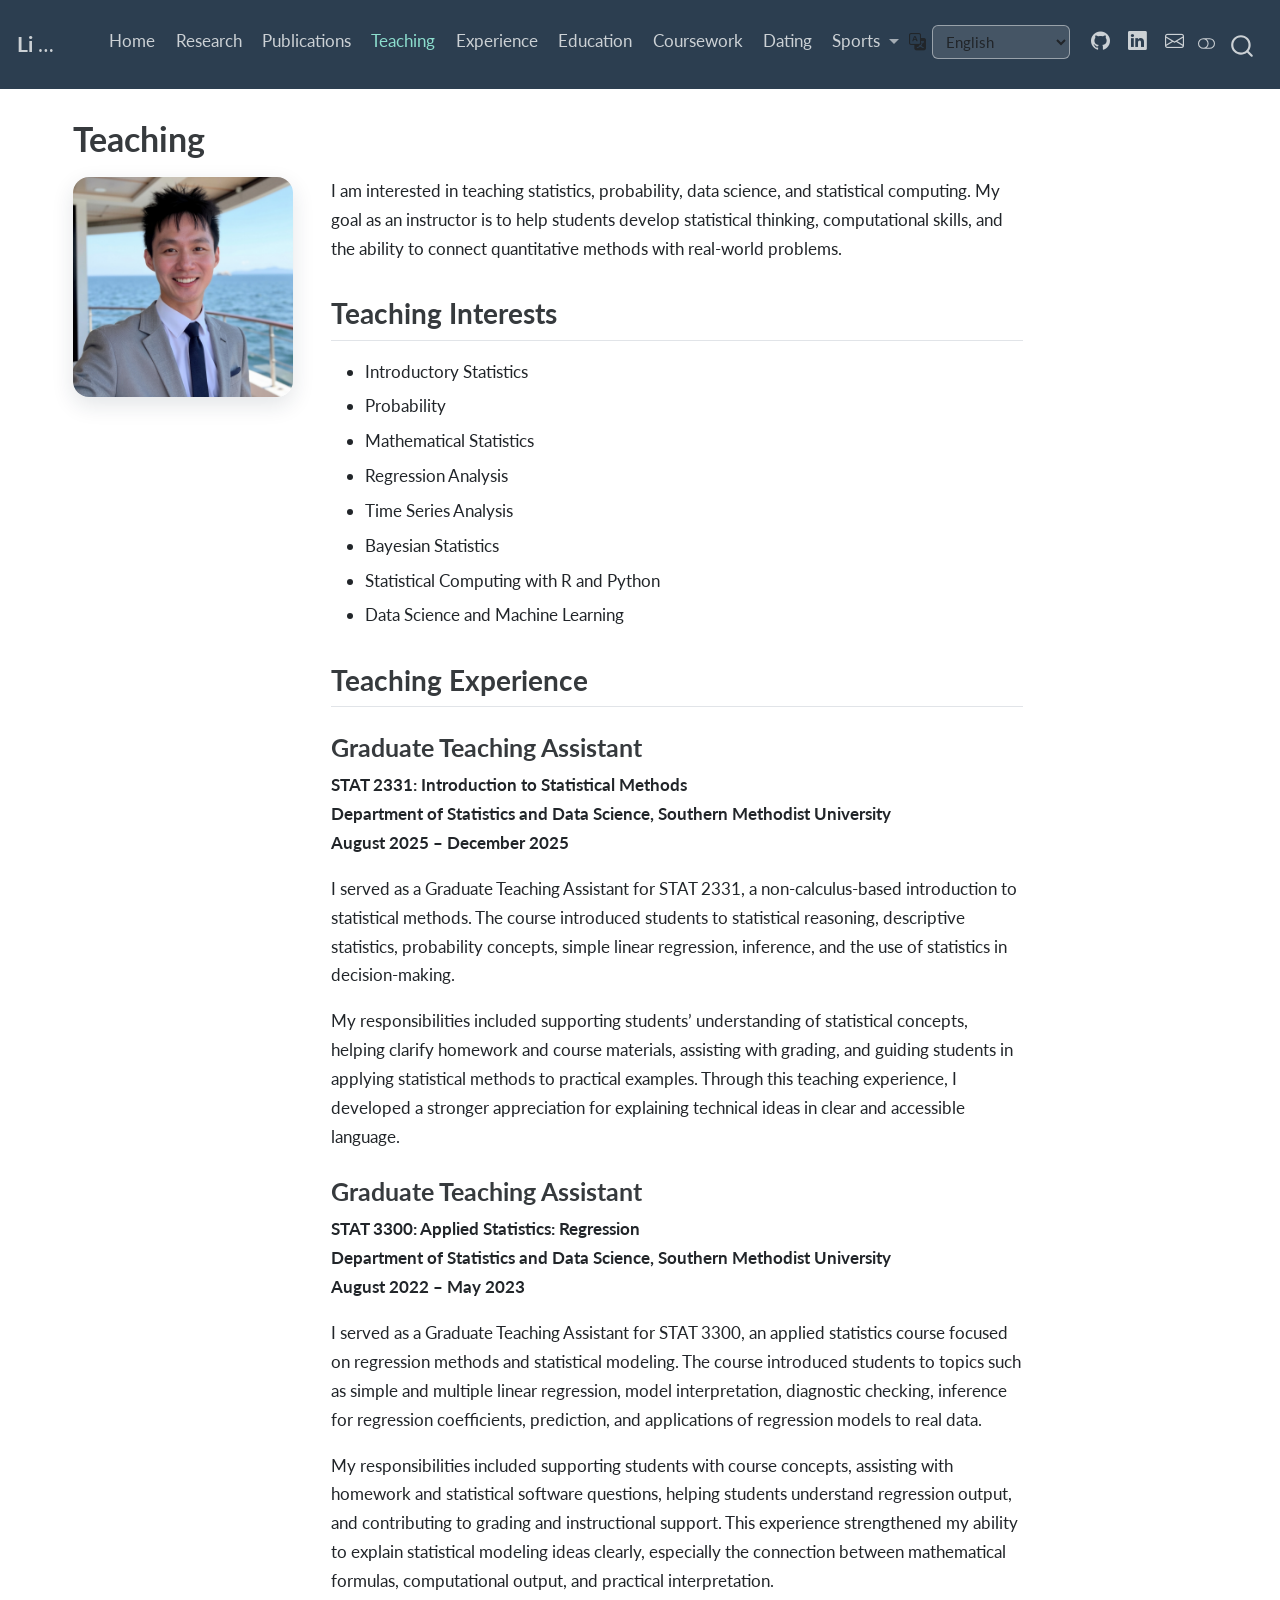
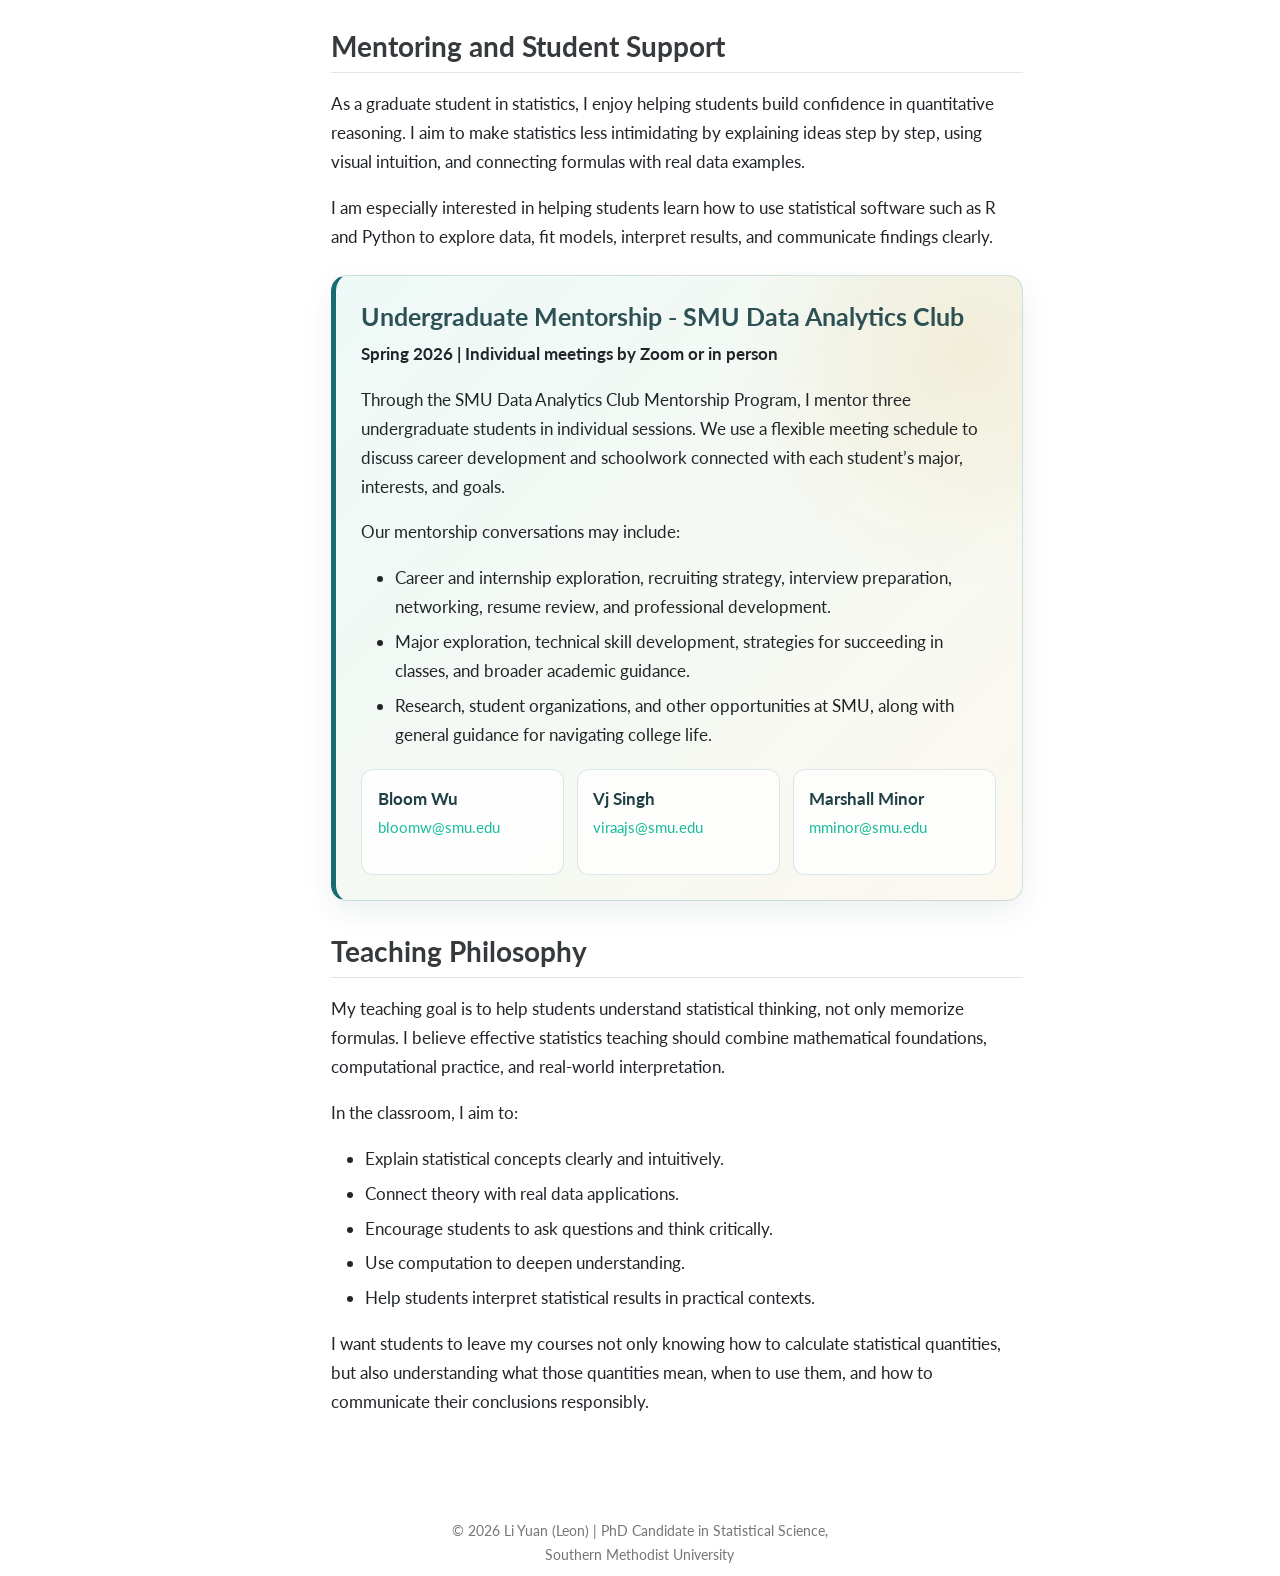
<file: docs/teaching.html>
<!DOCTYPE html>
<html xmlns="http://www.w3.org/1999/xhtml" lang="en" xml:lang="en"><head>

<meta charset="utf-8">
<meta name="generator" content="quarto-1.3.450">

<meta name="viewport" content="width=device-width, initial-scale=1.0, user-scalable=yes">


<title>Li Yuan - Teaching</title>
<style>
code{white-space: pre-wrap;}
span.smallcaps{font-variant: small-caps;}
div.columns{display: flex; gap: min(4vw, 1.5em);}
div.column{flex: auto; overflow-x: auto;}
div.hanging-indent{margin-left: 1.5em; text-indent: -1.5em;}
ul.task-list{list-style: none;}
ul.task-list li input[type="checkbox"] {
  width: 0.8em;
  margin: 0 0.8em 0.2em -1em; /* quarto-specific, see https://github.com/quarto-dev/quarto-cli/issues/4556 */ 
  vertical-align: middle;
}
</style>


<script src="site_libs/quarto-nav/quarto-nav.js"></script>
<script src="site_libs/quarto-nav/headroom.min.js"></script>
<script src="site_libs/clipboard/clipboard.min.js"></script>
<script src="site_libs/quarto-search/autocomplete.umd.js"></script>
<script src="site_libs/quarto-search/fuse.min.js"></script>
<script src="site_libs/quarto-search/quarto-search.js"></script>
<meta name="quarto:offset" content="./">
<script src="site_libs/quarto-html/quarto.js"></script>
<script src="site_libs/quarto-html/popper.min.js"></script>
<script src="site_libs/quarto-html/tippy.umd.min.js"></script>
<script src="site_libs/quarto-html/anchor.min.js"></script>
<link href="site_libs/quarto-html/tippy.css" rel="stylesheet">
<link href="site_libs/quarto-html/quarto-syntax-highlighting.css" rel="stylesheet" class="quarto-color-scheme" id="quarto-text-highlighting-styles">
<link href="site_libs/quarto-html/quarto-syntax-highlighting-dark.css" rel="prefetch" class="quarto-color-scheme quarto-color-alternate" id="quarto-text-highlighting-styles">
<script src="site_libs/bootstrap/bootstrap.min.js"></script>
<link href="site_libs/bootstrap/bootstrap-icons.css" rel="stylesheet">
<link href="site_libs/bootstrap/bootstrap.min.css" rel="stylesheet" class="quarto-color-scheme" id="quarto-bootstrap" data-mode="light">
<link href="site_libs/bootstrap/bootstrap-dark.min.css" rel="prefetch" class="quarto-color-scheme quarto-color-alternate" id="quarto-bootstrap" data-mode="dark">
<script id="quarto-search-options" type="application/json">{
  "location": "navbar",
  "copy-button": false,
  "collapse-after": 3,
  "panel-placement": "end",
  "type": "overlay",
  "limit": 20,
  "language": {
    "search-no-results-text": "No results",
    "search-matching-documents-text": "matching documents",
    "search-copy-link-title": "Copy link to search",
    "search-hide-matches-text": "Hide additional matches",
    "search-more-match-text": "more match in this document",
    "search-more-matches-text": "more matches in this document",
    "search-clear-button-title": "Clear",
    "search-detached-cancel-button-title": "Cancel",
    "search-submit-button-title": "Submit",
    "search-label": "Search"
  }
}</script>
<!-- Privacy-friendly analytics by Plausible -->
<script async="" src="https://plausible.io/js/pa-gqNCaIdhxq-45BBahy_wl.js"></script>
<script>
  window.plausible=window.plausible||function(){(plausible.q=plausible.q||[]).push(arguments)},plausible.init=plausible.init||function(i){plausible.o=i||{}};
  plausible.init()
</script>


<link rel="stylesheet" href="styles.css">
</head>

<body class="nav-fixed">

<div id="quarto-search-results"></div>
  <header id="quarto-header" class="headroom fixed-top">
    <nav class="navbar navbar-expand-lg navbar-dark ">
      <div class="navbar-container container-fluid">
      <div class="navbar-brand-container">
    <a class="navbar-brand" href="./index.html">
    <span class="navbar-title">Li Yuan</span>
    </a>
  </div>
            <div id="quarto-search" class="" title="Search"></div>
          <button class="navbar-toggler" type="button" data-bs-toggle="collapse" data-bs-target="#navbarCollapse" aria-controls="navbarCollapse" aria-expanded="false" aria-label="Toggle navigation" onclick="if (window.quartoToggleHeadroom) { window.quartoToggleHeadroom(); }">
  <span class="navbar-toggler-icon"></span>
</button>
          <div class="collapse navbar-collapse" id="navbarCollapse">
            <ul class="navbar-nav navbar-nav-scroll me-auto">
  <li class="nav-item">
    <a class="nav-link" href="./index.html" rel="" target="">
 <span class="menu-text">Home</span></a>
  </li>  
  <li class="nav-item">
    <a class="nav-link" href="./research.html" rel="" target="">
 <span class="menu-text">Research</span></a>
  </li>  
  <li class="nav-item">
    <a class="nav-link" href="./publications.html" rel="" target="">
 <span class="menu-text">Publications</span></a>
  </li>  
  <li class="nav-item">
    <a class="nav-link active" href="./teaching.html" rel="" target="" aria-current="page">
 <span class="menu-text">Teaching</span></a>
  </li>  
  <li class="nav-item">
    <a class="nav-link" href="./experience.html" rel="" target="">
 <span class="menu-text">Experience</span></a>
  </li>  
  <li class="nav-item">
    <a class="nav-link" href="./education.html" rel="" target="">
 <span class="menu-text">Education</span></a>
  </li>  
  <li class="nav-item">
    <a class="nav-link" href="./coursework.html" rel="" target="">
 <span class="menu-text">Coursework</span></a>
  </li>  
  <li class="nav-item">
    <a class="nav-link" href="./dating.html" rel="" target="">
 <span class="menu-text">Dating</span></a>
  </li>  
  <li class="nav-item dropdown ">
    <a class="nav-link dropdown-toggle" href="#" id="nav-menu-sports" role="button" data-bs-toggle="dropdown" aria-expanded="false" rel="" target="">
 <span class="menu-text">Sports</span>
    </a>
    <ul class="dropdown-menu" aria-labelledby="nav-menu-sports">    
        <li>
    <a class="dropdown-item" href="./sports.html" rel="" target="">
 <span class="dropdown-text">Sports Overview</span></a>
  </li>  
        <li>
    <a class="dropdown-item" href="./sports.html#archery" rel="" target="">
 <span class="dropdown-text">Archery</span></a>
  </li>  
        <li>
    <a class="dropdown-item" href="./sports.html#golf" rel="" target="">
 <span class="dropdown-text">Golf</span></a>
  </li>  
        <li>
    <a class="dropdown-item" href="./sports.html#cycling" rel="" target="">
 <span class="dropdown-text">Cycling</span></a>
  </li>  
        <li>
    <a class="dropdown-item" href="./sports.html#swimming" rel="" target="">
 <span class="dropdown-text">Swimming</span></a>
  </li>  
        <li>
    <a class="dropdown-item" href="./sports.html#climbing" rel="" target="">
 <span class="dropdown-text">Climbing</span></a>
  </li>  
        <li>
    <a class="dropdown-item" href="./sports.html#flight-training" rel="" target="">
 <span class="dropdown-text">Flight Training</span></a>
  </li>  
    </ul>
  </li>
</ul>
            <ul class="navbar-nav navbar-nav-scroll ms-auto">
  <li class="nav-item compact">
    <a class="nav-link" href="https://github.com/LiYuan199701" rel="" target=""><i class="bi bi-github" role="img">
</i> 
 <span class="menu-text"></span></a>
  </li>  
  <li class="nav-item compact">
    <a class="nav-link" href="https://www.linkedin.com/in/leon-king-436309192/" rel="" target=""><i class="bi bi-linkedin" role="img">
</i> 
 <span class="menu-text"></span></a>
  </li>  
  <li class="nav-item compact">
    <a class="nav-link" href="mailto:yuanli@smu.edu" rel="" target=""><i class="bi bi-envelope" role="img">
</i> 
 <span class="menu-text"></span></a>
  </li>  
</ul>
            <div class="quarto-navbar-tools">
  <a href="" class="quarto-color-scheme-toggle quarto-navigation-tool  px-1" onclick="window.quartoToggleColorScheme(); return false;" title="Toggle dark mode"><i class="bi"></i></a>
</div>
          </div> <!-- /navcollapse -->
      </div> <!-- /container-fluid -->
    </nav>
</header>
<!-- content -->
<div id="quarto-content" class="quarto-container page-columns page-rows-contents page-layout-full page-navbar">
<!-- sidebar -->
<!-- margin-sidebar -->
    <div id="quarto-margin-sidebar" class="sidebar margin-sidebar zindex-bottom">
        
    </div>
<!-- main -->
<main class="content column-page" id="quarto-document-content">

<header id="title-block-header" class="quarto-title-block default">
<div class="quarto-title">
<h1 class="title">Teaching</h1>
</div>



<div class="quarto-title-meta">

    
  
    
  </div>
  

</header>

<div class="publications-layout">
<div class="publications-portrait" role="complementary" aria-label="Author portrait">
<p><img src="images/headshots/Headshots/teaching-headshot.jpg" alt="Professional portrait of Li Yuan (Leon) by the ocean"></p>
</div>
<div class="publications-manuscripts">
<p>I am interested in teaching statistics, probability, data science, and statistical computing. My goal as an instructor is to help students develop statistical thinking, computational skills, and the ability to connect quantitative methods with real-world problems.</p>
<section id="teaching-interests" class="level2">
<h2 class="anchored" data-anchor-id="teaching-interests">Teaching Interests</h2>
<ul>
<li>Introductory Statistics</li>
<li>Probability</li>
<li>Mathematical Statistics</li>
<li>Regression Analysis</li>
<li>Time Series Analysis</li>
<li>Bayesian Statistics</li>
<li>Statistical Computing with R and Python</li>
<li>Data Science and Machine Learning</li>
</ul>
</section>
<section id="teaching-experience" class="level2">
<h2 class="anchored" data-anchor-id="teaching-experience">Teaching Experience</h2>
<section id="graduate-teaching-assistant" class="level3">
<h3 class="anchored" data-anchor-id="graduate-teaching-assistant">Graduate Teaching Assistant</h3>
<p><strong>STAT 2331: Introduction to Statistical Methods</strong><br>
<strong>Department of Statistics and Data Science, Southern Methodist University</strong><br>
<strong>August 2025 – December 2025</strong></p>
<p>I served as a Graduate Teaching Assistant for STAT 2331, a non-calculus-based introduction to statistical methods. The course introduced students to statistical reasoning, descriptive statistics, probability concepts, simple linear regression, inference, and the use of statistics in decision-making.</p>
<p>My responsibilities included supporting students’ understanding of statistical concepts, helping clarify homework and course materials, assisting with grading, and guiding students in applying statistical methods to practical examples. Through this teaching experience, I developed a stronger appreciation for explaining technical ideas in clear and accessible language.</p>
</section>
<section id="graduate-teaching-assistant-1" class="level3">
<h3 class="anchored" data-anchor-id="graduate-teaching-assistant-1">Graduate Teaching Assistant</h3>
<p><strong>STAT 3300: Applied Statistics: Regression</strong><br>
<strong>Department of Statistics and Data Science, Southern Methodist University</strong><br>
<strong>August 2022 – May 2023</strong></p>
<p>I served as a Graduate Teaching Assistant for STAT 3300, an applied statistics course focused on regression methods and statistical modeling. The course introduced students to topics such as simple and multiple linear regression, model interpretation, diagnostic checking, inference for regression coefficients, prediction, and applications of regression models to real data.</p>
<p>My responsibilities included supporting students with course concepts, assisting with homework and statistical software questions, helping students understand regression output, and contributing to grading and instructional support. This experience strengthened my ability to explain statistical modeling ideas clearly, especially the connection between mathematical formulas, computational output, and practical interpretation.</p>
</section>
</section>
<section id="mentoring-and-student-support" class="level2">
<h2 class="anchored" data-anchor-id="mentoring-and-student-support">Mentoring and Student Support</h2>
<p>As a graduate student in statistics, I enjoy helping students build confidence in quantitative reasoning. I aim to make statistics less intimidating by explaining ideas step by step, using visual intuition, and connecting formulas with real data examples.</p>
<p>I am especially interested in helping students learn how to use statistical software such as R and Python to explore data, fit models, interpret results, and communicate findings clearly.</p>
<section id="undergraduate-mentorship---smu-data-analytics-club" class="level3 mentorship-program">
<h3 class="anchored" data-anchor-id="undergraduate-mentorship---smu-data-analytics-club">Undergraduate Mentorship - SMU Data Analytics Club</h3>
<p><strong>Spring 2026 | Individual meetings by Zoom or in person</strong></p>
<p>Through the SMU Data Analytics Club Mentorship Program, I mentor three undergraduate students in individual sessions. We use a flexible meeting schedule to discuss career development and schoolwork connected with each student’s major, interests, and goals.</p>
<p>Our mentorship conversations may include:</p>
<ul>
<li>Career and internship exploration, recruiting strategy, interview preparation, networking, resume review, and professional development.</li>
<li>Major exploration, technical skill development, strategies for succeeding in classes, and broader academic guidance.</li>
<li>Research, student organizations, and other opportunities at SMU, along with general guidance for navigating college life.</li>
</ul>
<div class="mentee-grid" role="list" aria-label="Undergraduate mentees">
<div class="mentee-card" role="listitem">
<p><strong>Bloom Wu</strong> <a href="mailto:bloomw@smu.edu">bloomw@smu.edu</a></p>
</div>
<div class="mentee-card" role="listitem">
<p><strong>Vj Singh</strong> <a href="mailto:viraajs@smu.edu">viraajs@smu.edu</a></p>
</div>
<div class="mentee-card" role="listitem">
<p><strong>Marshall Minor</strong> <a href="mailto:mminor@smu.edu">mminor@smu.edu</a></p>
</div>
</div>
</section>
</section>
<section id="teaching-philosophy" class="level2">
<h2 class="anchored" data-anchor-id="teaching-philosophy">Teaching Philosophy</h2>
<p>My teaching goal is to help students understand statistical thinking, not only memorize formulas. I believe effective statistics teaching should combine mathematical foundations, computational practice, and real-world interpretation.</p>
<p>In the classroom, I aim to:</p>
<ul>
<li>Explain statistical concepts clearly and intuitively.</li>
<li>Connect theory with real data applications.</li>
<li>Encourage students to ask questions and think critically.</li>
<li>Use computation to deepen understanding.</li>
<li>Help students interpret statistical results in practical contexts.</li>
</ul>
<p>I want students to leave my courses not only knowing how to calculate statistical quantities, but also understanding what those quantities mean, when to use them, and how to communicate their conclusions responsibly.</p>
</section>
</div>
</div>



</main> <!-- /main -->
<script src="language-switcher.js"></script>
<script id="quarto-html-after-body" type="application/javascript">
window.document.addEventListener("DOMContentLoaded", function (event) {
  const toggleBodyColorMode = (bsSheetEl) => {
    const mode = bsSheetEl.getAttribute("data-mode");
    const bodyEl = window.document.querySelector("body");
    if (mode === "dark") {
      bodyEl.classList.add("quarto-dark");
      bodyEl.classList.remove("quarto-light");
    } else {
      bodyEl.classList.add("quarto-light");
      bodyEl.classList.remove("quarto-dark");
    }
  }
  const toggleBodyColorPrimary = () => {
    const bsSheetEl = window.document.querySelector("link#quarto-bootstrap");
    if (bsSheetEl) {
      toggleBodyColorMode(bsSheetEl);
    }
  }
  toggleBodyColorPrimary();  
  const disableStylesheet = (stylesheets) => {
    for (let i=0; i < stylesheets.length; i++) {
      const stylesheet = stylesheets[i];
      stylesheet.rel = 'prefetch';
    }
  }
  const enableStylesheet = (stylesheets) => {
    for (let i=0; i < stylesheets.length; i++) {
      const stylesheet = stylesheets[i];
      stylesheet.rel = 'stylesheet';
    }
  }
  const manageTransitions = (selector, allowTransitions) => {
    const els = window.document.querySelectorAll(selector);
    for (let i=0; i < els.length; i++) {
      const el = els[i];
      if (allowTransitions) {
        el.classList.remove('notransition');
      } else {
        el.classList.add('notransition');
      }
    }
  }
  const toggleColorMode = (alternate) => {
    // Switch the stylesheets
    const alternateStylesheets = window.document.querySelectorAll('link.quarto-color-scheme.quarto-color-alternate');
    manageTransitions('#quarto-margin-sidebar .nav-link', false);
    if (alternate) {
      enableStylesheet(alternateStylesheets);
      for (const sheetNode of alternateStylesheets) {
        if (sheetNode.id === "quarto-bootstrap") {
          toggleBodyColorMode(sheetNode);
        }
      }
    } else {
      disableStylesheet(alternateStylesheets);
      toggleBodyColorPrimary();
    }
    manageTransitions('#quarto-margin-sidebar .nav-link', true);
    // Switch the toggles
    const toggles = window.document.querySelectorAll('.quarto-color-scheme-toggle');
    for (let i=0; i < toggles.length; i++) {
      const toggle = toggles[i];
      if (toggle) {
        if (alternate) {
          toggle.classList.add("alternate");     
        } else {
          toggle.classList.remove("alternate");
        }
      }
    }
    // Hack to workaround the fact that safari doesn't
    // properly recolor the scrollbar when toggling (#1455)
    if (navigator.userAgent.indexOf('Safari') > 0 && navigator.userAgent.indexOf('Chrome') == -1) {
      manageTransitions("body", false);
      window.scrollTo(0, 1);
      setTimeout(() => {
        window.scrollTo(0, 0);
        manageTransitions("body", true);
      }, 40);  
    }
  }
  const isFileUrl = () => { 
    return window.location.protocol === 'file:';
  }
  const hasAlternateSentinel = () => {  
    let styleSentinel = getColorSchemeSentinel();
    if (styleSentinel !== null) {
      return styleSentinel === "alternate";
    } else {
      return false;
    }
  }
  const setStyleSentinel = (alternate) => {
    const value = alternate ? "alternate" : "default";
    if (!isFileUrl()) {
      window.localStorage.setItem("quarto-color-scheme", value);
    } else {
      localAlternateSentinel = value;
    }
  }
  const getColorSchemeSentinel = () => {
    if (!isFileUrl()) {
      const storageValue = window.localStorage.getItem("quarto-color-scheme");
      return storageValue != null ? storageValue : localAlternateSentinel;
    } else {
      return localAlternateSentinel;
    }
  }
  let localAlternateSentinel = 'default';
  // Dark / light mode switch
  window.quartoToggleColorScheme = () => {
    // Read the current dark / light value 
    let toAlternate = !hasAlternateSentinel();
    toggleColorMode(toAlternate);
    setStyleSentinel(toAlternate);
  };
  // Ensure there is a toggle, if there isn't float one in the top right
  if (window.document.querySelector('.quarto-color-scheme-toggle') === null) {
    const a = window.document.createElement('a');
    a.classList.add('top-right');
    a.classList.add('quarto-color-scheme-toggle');
    a.href = "";
    a.onclick = function() { try { window.quartoToggleColorScheme(); } catch {} return false; };
    const i = window.document.createElement("i");
    i.classList.add('bi');
    a.appendChild(i);
    window.document.body.appendChild(a);
  }
  // Switch to dark mode if need be
  if (hasAlternateSentinel()) {
    toggleColorMode(true);
  } else {
    toggleColorMode(false);
  }
  const icon = "";
  const anchorJS = new window.AnchorJS();
  anchorJS.options = {
    placement: 'right',
    icon: icon
  };
  anchorJS.add('.anchored');
  const isCodeAnnotation = (el) => {
    for (const clz of el.classList) {
      if (clz.startsWith('code-annotation-')) {                     
        return true;
      }
    }
    return false;
  }
  const clipboard = new window.ClipboardJS('.code-copy-button', {
    text: function(trigger) {
      const codeEl = trigger.previousElementSibling.cloneNode(true);
      for (const childEl of codeEl.children) {
        if (isCodeAnnotation(childEl)) {
          childEl.remove();
        }
      }
      return codeEl.innerText;
    }
  });
  clipboard.on('success', function(e) {
    // button target
    const button = e.trigger;
    // don't keep focus
    button.blur();
    // flash "checked"
    button.classList.add('code-copy-button-checked');
    var currentTitle = button.getAttribute("title");
    button.setAttribute("title", "Copied!");
    let tooltip;
    if (window.bootstrap) {
      button.setAttribute("data-bs-toggle", "tooltip");
      button.setAttribute("data-bs-placement", "left");
      button.setAttribute("data-bs-title", "Copied!");
      tooltip = new bootstrap.Tooltip(button, 
        { trigger: "manual", 
          customClass: "code-copy-button-tooltip",
          offset: [0, -8]});
      tooltip.show();    
    }
    setTimeout(function() {
      if (tooltip) {
        tooltip.hide();
        button.removeAttribute("data-bs-title");
        button.removeAttribute("data-bs-toggle");
        button.removeAttribute("data-bs-placement");
      }
      button.setAttribute("title", currentTitle);
      button.classList.remove('code-copy-button-checked');
    }, 1000);
    // clear code selection
    e.clearSelection();
  });
  function tippyHover(el, contentFn) {
    const config = {
      allowHTML: true,
      content: contentFn,
      maxWidth: 500,
      delay: 100,
      arrow: false,
      appendTo: function(el) {
          return el.parentElement;
      },
      interactive: true,
      interactiveBorder: 10,
      theme: 'quarto',
      placement: 'bottom-start'
    };
    window.tippy(el, config); 
  }
  const noterefs = window.document.querySelectorAll('a[role="doc-noteref"]');
  for (var i=0; i<noterefs.length; i++) {
    const ref = noterefs[i];
    tippyHover(ref, function() {
      // use id or data attribute instead here
      let href = ref.getAttribute('data-footnote-href') || ref.getAttribute('href');
      try { href = new URL(href).hash; } catch {}
      const id = href.replace(/^#\/?/, "");
      const note = window.document.getElementById(id);
      return note.innerHTML;
    });
  }
      let selectedAnnoteEl;
      const selectorForAnnotation = ( cell, annotation) => {
        let cellAttr = 'data-code-cell="' + cell + '"';
        let lineAttr = 'data-code-annotation="' +  annotation + '"';
        const selector = 'span[' + cellAttr + '][' + lineAttr + ']';
        return selector;
      }
      const selectCodeLines = (annoteEl) => {
        const doc = window.document;
        const targetCell = annoteEl.getAttribute("data-target-cell");
        const targetAnnotation = annoteEl.getAttribute("data-target-annotation");
        const annoteSpan = window.document.querySelector(selectorForAnnotation(targetCell, targetAnnotation));
        const lines = annoteSpan.getAttribute("data-code-lines").split(",");
        const lineIds = lines.map((line) => {
          return targetCell + "-" + line;
        })
        let top = null;
        let height = null;
        let parent = null;
        if (lineIds.length > 0) {
            //compute the position of the single el (top and bottom and make a div)
            const el = window.document.getElementById(lineIds[0]);
            top = el.offsetTop;
            height = el.offsetHeight;
            parent = el.parentElement.parentElement;
          if (lineIds.length > 1) {
            const lastEl = window.document.getElementById(lineIds[lineIds.length - 1]);
            const bottom = lastEl.offsetTop + lastEl.offsetHeight;
            height = bottom - top;
          }
          if (top !== null && height !== null && parent !== null) {
            // cook up a div (if necessary) and position it 
            let div = window.document.getElementById("code-annotation-line-highlight");
            if (div === null) {
              div = window.document.createElement("div");
              div.setAttribute("id", "code-annotation-line-highlight");
              div.style.position = 'absolute';
              parent.appendChild(div);
            }
            div.style.top = top - 2 + "px";
            div.style.height = height + 4 + "px";
            let gutterDiv = window.document.getElementById("code-annotation-line-highlight-gutter");
            if (gutterDiv === null) {
              gutterDiv = window.document.createElement("div");
              gutterDiv.setAttribute("id", "code-annotation-line-highlight-gutter");
              gutterDiv.style.position = 'absolute';
              const codeCell = window.document.getElementById(targetCell);
              const gutter = codeCell.querySelector('.code-annotation-gutter');
              gutter.appendChild(gutterDiv);
            }
            gutterDiv.style.top = top - 2 + "px";
            gutterDiv.style.height = height + 4 + "px";
          }
          selectedAnnoteEl = annoteEl;
        }
      };
      const unselectCodeLines = () => {
        const elementsIds = ["code-annotation-line-highlight", "code-annotation-line-highlight-gutter"];
        elementsIds.forEach((elId) => {
          const div = window.document.getElementById(elId);
          if (div) {
            div.remove();
          }
        });
        selectedAnnoteEl = undefined;
      };
      // Attach click handler to the DT
      const annoteDls = window.document.querySelectorAll('dt[data-target-cell]');
      for (const annoteDlNode of annoteDls) {
        annoteDlNode.addEventListener('click', (event) => {
          const clickedEl = event.target;
          if (clickedEl !== selectedAnnoteEl) {
            unselectCodeLines();
            const activeEl = window.document.querySelector('dt[data-target-cell].code-annotation-active');
            if (activeEl) {
              activeEl.classList.remove('code-annotation-active');
            }
            selectCodeLines(clickedEl);
            clickedEl.classList.add('code-annotation-active');
          } else {
            // Unselect the line
            unselectCodeLines();
            clickedEl.classList.remove('code-annotation-active');
          }
        });
      }
  const findCites = (el) => {
    const parentEl = el.parentElement;
    if (parentEl) {
      const cites = parentEl.dataset.cites;
      if (cites) {
        return {
          el,
          cites: cites.split(' ')
        };
      } else {
        return findCites(el.parentElement)
      }
    } else {
      return undefined;
    }
  };
  var bibliorefs = window.document.querySelectorAll('a[role="doc-biblioref"]');
  for (var i=0; i<bibliorefs.length; i++) {
    const ref = bibliorefs[i];
    const citeInfo = findCites(ref);
    if (citeInfo) {
      tippyHover(citeInfo.el, function() {
        var popup = window.document.createElement('div');
        citeInfo.cites.forEach(function(cite) {
          var citeDiv = window.document.createElement('div');
          citeDiv.classList.add('hanging-indent');
          citeDiv.classList.add('csl-entry');
          var biblioDiv = window.document.getElementById('ref-' + cite);
          if (biblioDiv) {
            citeDiv.innerHTML = biblioDiv.innerHTML;
          }
          popup.appendChild(citeDiv);
        });
        return popup.innerHTML;
      });
    }
  }
});
</script>
</div> <!-- /content -->
<footer class="footer">
  <div class="nav-footer">
    <div class="nav-footer-left">
      &nbsp;
    </div>   
    <div class="nav-footer-center">© 2026 Li Yuan (Leon) | PhD Candidate in Statistical Science, Southern Methodist University</div>
    <div class="nav-footer-right">
      &nbsp;
    </div>
  </div>
</footer>



</body></html>
</file>
<file: docs/site_libs/quarto-html/tippy.css>
.tippy-box[data-animation=fade][data-state=hidden]{opacity:0}[data-tippy-root]{max-width:calc(100vw - 10px)}.tippy-box{position:relative;background-color:#333;color:#fff;border-radius:4px;font-size:14px;line-height:1.4;white-space:normal;outline:0;transition-property:transform,visibility,opacity}.tippy-box[data-placement^=top]>.tippy-arrow{bottom:0}.tippy-box[data-placement^=top]>.tippy-arrow:before{bottom:-7px;left:0;border-width:8px 8px 0;border-top-color:initial;transform-origin:center top}.tippy-box[data-placement^=bottom]>.tippy-arrow{top:0}.tippy-box[data-placement^=bottom]>.tippy-arrow:before{top:-7px;left:0;border-width:0 8px 8px;border-bottom-color:initial;transform-origin:center bottom}.tippy-box[data-placement^=left]>.tippy-arrow{right:0}.tippy-box[data-placement^=left]>.tippy-arrow:before{border-width:8px 0 8px 8px;border-left-color:initial;right:-7px;transform-origin:center left}.tippy-box[data-placement^=right]>.tippy-arrow{left:0}.tippy-box[data-placement^=right]>.tippy-arrow:before{left:-7px;border-width:8px 8px 8px 0;border-right-color:initial;transform-origin:center right}.tippy-box[data-inertia][data-state=visible]{transition-timing-function:cubic-bezier(.54,1.5,.38,1.11)}.tippy-arrow{width:16px;height:16px;color:#333}.tippy-arrow:before{content:"";position:absolute;border-color:transparent;border-style:solid}.tippy-content{position:relative;padding:5px 9px;z-index:1}
</file>
<file: docs/site_libs/quarto-html/quarto-syntax-highlighting.css>
/* quarto syntax highlight colors */
:root {
  --quarto-hl-ot-color: #003B4F;
  --quarto-hl-at-color: #657422;
  --quarto-hl-ss-color: #20794D;
  --quarto-hl-an-color: #5E5E5E;
  --quarto-hl-fu-color: #4758AB;
  --quarto-hl-st-color: #20794D;
  --quarto-hl-cf-color: #003B4F;
  --quarto-hl-op-color: #5E5E5E;
  --quarto-hl-er-color: #AD0000;
  --quarto-hl-bn-color: #AD0000;
  --quarto-hl-al-color: #AD0000;
  --quarto-hl-va-color: #111111;
  --quarto-hl-bu-color: inherit;
  --quarto-hl-ex-color: inherit;
  --quarto-hl-pp-color: #AD0000;
  --quarto-hl-in-color: #5E5E5E;
  --quarto-hl-vs-color: #20794D;
  --quarto-hl-wa-color: #5E5E5E;
  --quarto-hl-do-color: #5E5E5E;
  --quarto-hl-im-color: #00769E;
  --quarto-hl-ch-color: #20794D;
  --quarto-hl-dt-color: #AD0000;
  --quarto-hl-fl-color: #AD0000;
  --quarto-hl-co-color: #5E5E5E;
  --quarto-hl-cv-color: #5E5E5E;
  --quarto-hl-cn-color: #8f5902;
  --quarto-hl-sc-color: #5E5E5E;
  --quarto-hl-dv-color: #AD0000;
  --quarto-hl-kw-color: #003B4F;
}

/* other quarto variables */
:root {
  --quarto-font-monospace: SFMono-Regular, Menlo, Monaco, Consolas, "Liberation Mono", "Courier New", monospace;
}

pre > code.sourceCode > span {
  color: #003B4F;
}

code span {
  color: #003B4F;
}

code.sourceCode > span {
  color: #003B4F;
}

div.sourceCode,
div.sourceCode pre.sourceCode {
  color: #003B4F;
}

code span.ot {
  color: #003B4F;
  font-style: inherit;
}

code span.at {
  color: #657422;
  font-style: inherit;
}

code span.ss {
  color: #20794D;
  font-style: inherit;
}

code span.an {
  color: #5E5E5E;
  font-style: inherit;
}

code span.fu {
  color: #4758AB;
  font-style: inherit;
}

code span.st {
  color: #20794D;
  font-style: inherit;
}

code span.cf {
  color: #003B4F;
  font-style: inherit;
}

code span.op {
  color: #5E5E5E;
  font-style: inherit;
}

code span.er {
  color: #AD0000;
  font-style: inherit;
}

code span.bn {
  color: #AD0000;
  font-style: inherit;
}

code span.al {
  color: #AD0000;
  font-style: inherit;
}

code span.va {
  color: #111111;
  font-style: inherit;
}

code span.bu {
  font-style: inherit;
}

code span.ex {
  font-style: inherit;
}

code span.pp {
  color: #AD0000;
  font-style: inherit;
}

code span.in {
  color: #5E5E5E;
  font-style: inherit;
}

code span.vs {
  color: #20794D;
  font-style: inherit;
}

code span.wa {
  color: #5E5E5E;
  font-style: italic;
}

code span.do {
  color: #5E5E5E;
  font-style: italic;
}

code span.im {
  color: #00769E;
  font-style: inherit;
}

code span.ch {
  color: #20794D;
  font-style: inherit;
}

code span.dt {
  color: #AD0000;
  font-style: inherit;
}

code span.fl {
  color: #AD0000;
  font-style: inherit;
}

code span.co {
  color: #5E5E5E;
  font-style: inherit;
}

code span.cv {
  color: #5E5E5E;
  font-style: italic;
}

code span.cn {
  color: #8f5902;
  font-style: inherit;
}

code span.sc {
  color: #5E5E5E;
  font-style: inherit;
}

code span.dv {
  color: #AD0000;
  font-style: inherit;
}

code span.kw {
  color: #003B4F;
  font-style: inherit;
}

.prevent-inlining {
  content: "</";
}

/*# sourceMappingURL=debc5d5d77c3f9108843748ff7464032.css.map */
</file>
<file: docs/site_libs/quarto-html/quarto-syntax-highlighting-dark.css>
/* quarto syntax highlight colors */
:root {
  --quarto-hl-al-color: #f07178;
  --quarto-hl-an-color: #d4d0ab;
  --quarto-hl-at-color: #00e0e0;
  --quarto-hl-bn-color: #d4d0ab;
  --quarto-hl-bu-color: #abe338;
  --quarto-hl-ch-color: #abe338;
  --quarto-hl-co-color: #f8f8f2;
  --quarto-hl-cv-color: #ffd700;
  --quarto-hl-cn-color: #ffd700;
  --quarto-hl-cf-color: #ffa07a;
  --quarto-hl-dt-color: #ffa07a;
  --quarto-hl-dv-color: #d4d0ab;
  --quarto-hl-do-color: #f8f8f2;
  --quarto-hl-er-color: #f07178;
  --quarto-hl-ex-color: #00e0e0;
  --quarto-hl-fl-color: #d4d0ab;
  --quarto-hl-fu-color: #ffa07a;
  --quarto-hl-im-color: #abe338;
  --quarto-hl-in-color: #d4d0ab;
  --quarto-hl-kw-color: #ffa07a;
  --quarto-hl-op-color: #ffa07a;
  --quarto-hl-ot-color: #00e0e0;
  --quarto-hl-pp-color: #dcc6e0;
  --quarto-hl-re-color: #00e0e0;
  --quarto-hl-sc-color: #abe338;
  --quarto-hl-ss-color: #abe338;
  --quarto-hl-st-color: #abe338;
  --quarto-hl-va-color: #00e0e0;
  --quarto-hl-vs-color: #abe338;
  --quarto-hl-wa-color: #dcc6e0;
}

/* other quarto variables */
:root {
  --quarto-font-monospace: SFMono-Regular, Menlo, Monaco, Consolas, "Liberation Mono", "Courier New", monospace;
}

code span.al {
  background-color: #2a0f15;
  font-weight: bold;
  color: #f07178;
}

code span.an {
  color: #d4d0ab;
}

code span.at {
  color: #00e0e0;
}

code span.bn {
  color: #d4d0ab;
}

code span.bu {
  color: #abe338;
}

code span.ch {
  color: #abe338;
}

code span.co {
  font-style: italic;
  color: #f8f8f2;
}

code span.cv {
  color: #ffd700;
}

code span.cn {
  color: #ffd700;
}

code span.cf {
  font-weight: bold;
  color: #ffa07a;
}

code span.dt {
  color: #ffa07a;
}

code span.dv {
  color: #d4d0ab;
}

code span.do {
  color: #f8f8f2;
}

code span.er {
  color: #f07178;
  text-decoration: underline;
}

code span.ex {
  font-weight: bold;
  color: #00e0e0;
}

code span.fl {
  color: #d4d0ab;
}

code span.fu {
  color: #ffa07a;
}

code span.im {
  color: #abe338;
}

code span.in {
  color: #d4d0ab;
}

code span.kw {
  font-weight: bold;
  color: #ffa07a;
}

pre > code.sourceCode > span {
  color: #f8f8f2;
}

code span {
  color: #f8f8f2;
}

code.sourceCode > span {
  color: #f8f8f2;
}

div.sourceCode,
div.sourceCode pre.sourceCode {
  color: #f8f8f2;
}

code span.op {
  color: #ffa07a;
}

code span.ot {
  color: #00e0e0;
}

code span.pp {
  color: #dcc6e0;
}

code span.re {
  background-color: #f8f8f2;
  color: #00e0e0;
}

code span.sc {
  color: #abe338;
}

code span.ss {
  color: #abe338;
}

code span.st {
  color: #abe338;
}

code span.va {
  color: #00e0e0;
}

code span.vs {
  color: #abe338;
}

code span.wa {
  color: #dcc6e0;
}

.prevent-inlining {
  content: "</";
}

/*# sourceMappingURL=935a306eefa94366c21e1a970dddb765.css.map */
</file>
<file: docs/styles.css>
/* Make the whole site feel cleaner */
body {
  font-size: 17px;
  line-height: 1.7;
}

/* Improve headings */
h1, h2, h3 {
  font-weight: 700;
}

/* Make homepage intro more elegant */
.quarto-about-jolla {
  margin-top: 2rem;
  margin-bottom: 2rem;
}

/* Undergraduate mentorship */
.mentorship-program {
  margin: 1.4rem 0 1.8rem;
  padding: clamp(1rem, 2.4vw, 1.5rem);
  border: 1px solid rgba(23, 107, 115, 0.18);
  border-left: 5px solid #176b73;
  border-radius: 16px;
  background:
    radial-gradient(circle at 92% 12%, rgba(224, 178, 78, 0.16), transparent 28%),
    linear-gradient(135deg, rgba(238, 249, 247, 0.98), rgba(251, 248, 239, 0.95));
  box-shadow: 0 10px 28px rgba(28, 54, 58, 0.08);
}

.mentorship-program h3 {
  margin-top: 0;
  color: #183f44;
}

.mentee-grid {
  display: grid;
  grid-template-columns: repeat(3, minmax(0, 1fr));
  gap: 0.75rem;
  margin-top: 1.15rem;
}

.mentee-card {
  display: flex;
  flex-direction: column;
  gap: 0.2rem;
  min-width: 0;
  padding: 0.85rem 0.9rem;
  border: 1px solid rgba(23, 107, 115, 0.15);
  border-radius: 12px;
  background: rgba(255, 255, 255, 0.78);
}

.mentee-card strong {
  color: #203f44;
}

.mentee-card a {
  overflow-wrap: anywhere;
  font-size: 0.9rem;
}

body.quarto-dark .mentorship-program {
  border-color: rgba(79, 195, 232, 0.24);
  border-left-color: #8dd9ec;
  background: rgba(18, 24, 38, 0.94);
}

body.quarto-dark .mentorship-program h3,
body.quarto-dark .mentee-card strong {
  color: #d9f4f8;
}

body.quarto-dark .mentee-card {
  border-color: rgba(79, 195, 232, 0.18);
  background: rgba(34, 43, 58, 0.88);
}

@media (max-width: 820px) {
  .mentee-grid {
    grid-template-columns: 1fr;
  }
}

/* Coursework archive */
.coursework-page .page-columns .content {
  max-width: 1320px;
}

.coursework-intro {
  margin-bottom: 1.25rem;
  padding: clamp(1.2rem, 2.5vw, 2rem);
  border: 1px solid rgba(25, 99, 105, 0.16);
  border-radius: 20px;
  background:
    radial-gradient(circle at 92% 15%, rgba(224, 178, 78, 0.18), transparent 28%),
    linear-gradient(135deg, rgba(235, 248, 246, 0.98), rgba(250, 247, 238, 0.96));
  box-shadow: 0 12px 32px rgba(29, 59, 62, 0.08);
}

.coursework-intro p:last-child {
  max-width: 900px;
  margin-bottom: 0;
  font-size: 1.03rem;
}

.coursework-kicker {
  margin-bottom: 0.35rem;
  color: #176b73;
  font-size: 0.78rem;
  font-weight: 800;
  letter-spacing: 0.12em;
  text-transform: uppercase;
}

.coursework-jumpbar {
  position: sticky;
  top: 4.6rem;
  z-index: 15;
  display: flex;
  gap: 0.5rem;
  align-items: center;
  margin-bottom: 1.5rem;
  padding: 0.7rem;
  overflow-x: auto;
  border: 1px solid rgba(23, 107, 115, 0.18);
  border-radius: 14px;
  background: rgba(250, 252, 249, 0.94);
  box-shadow: 0 8px 24px rgba(28, 44, 58, 0.08);
  backdrop-filter: blur(12px);
  scrollbar-width: thin;
}

.coursework-jumpbar span,
.coursework-jumpbar a {
  flex: 0 0 auto;
}

.coursework-jumpbar span {
  padding: 0 0.35rem;
  color: #52666a;
  font-size: 0.76rem;
  font-weight: 800;
  letter-spacing: 0.08em;
  text-transform: uppercase;
}

.coursework-jumpbar a {
  padding: 0.38rem 0.72rem;
  border: 1px solid rgba(23, 107, 115, 0.18);
  border-radius: 999px;
  color: #176b73;
  background: rgba(229, 244, 242, 0.88);
  font-size: 0.82rem;
  font-weight: 700;
  text-decoration: none;
  white-space: nowrap;
}

.coursework-jumpbar a:hover,
.coursework-jumpbar a:focus-visible {
  color: #fff;
  background: #176b73;
}

.coursework-school {
  margin: 0 0 1.5rem;
  padding: clamp(1rem, 2vw, 1.5rem);
  border: 1px solid rgba(39, 62, 70, 0.14);
  border-radius: 18px;
  background: rgba(255, 255, 255, 0.92);
  box-shadow: 0 10px 28px rgba(30, 47, 53, 0.07);
}

.coursework-school > h2 {
  margin-top: 0;
  padding-bottom: 0.55rem;
  border-bottom: 2px solid rgba(23, 107, 115, 0.16);
  color: #183f44;
}

.coursework-school > p {
  color: #587075;
}

.coursework-term {
  display: grid;
  grid-template-columns: minmax(160px, 220px) minmax(0, 1fr);
  gap: 1rem 1.5rem;
  padding: 1rem 0;
  border-top: 1px solid rgba(44, 62, 80, 0.1);
}

.coursework-term:first-of-type {
  border-top: 0;
}

.coursework-term h3 {
  margin: 0;
  color: #9a6420;
  font-size: 1rem;
  line-height: 1.4;
}

.coursework-term ul {
  display: grid;
  grid-template-columns: repeat(2, minmax(0, 1fr));
  gap: 0.35rem 1.5rem;
  margin: 0;
  padding-left: 1.15rem;
}

.coursework-term li {
  margin: 0;
  break-inside: avoid;
}

body.quarto-dark .coursework-intro,
body.quarto-dark .coursework-school,
body.quarto-dark .coursework-jumpbar {
  border-color: rgba(79, 195, 232, 0.22);
  background: rgba(18, 24, 38, 0.94);
}

body.quarto-dark .coursework-school > h2,
body.quarto-dark .coursework-kicker,
body.quarto-dark .coursework-jumpbar a {
  color: #8dd9ec;
}

body.quarto-dark .coursework-school > p,
body.quarto-dark .coursework-jumpbar span {
  color: #c7d9de;
}

body.quarto-dark .coursework-jumpbar a {
  background: rgba(79, 195, 232, 0.12);
}

@media (max-width: 820px) {
  .coursework-term {
    grid-template-columns: 1fr;
    gap: 0.6rem;
  }

  .coursework-term ul {
    grid-template-columns: 1fr;
  }

  .coursework-jumpbar {
    top: 4rem;
  }
}

/* Featured research seminar on the publications page */
.seminar-feature {
  position: relative;
  overflow: hidden;
  margin: 0 0 2rem;
  padding: 1.5rem 1.6rem;
  border: 1px solid rgba(30, 108, 118, 0.22);
  border-radius: 18px;
  background:
    radial-gradient(circle at 92% 12%, rgba(242, 169, 59, 0.2), transparent 31%),
    linear-gradient(135deg, rgba(230, 247, 247, 0.96), rgba(250, 248, 239, 0.94));
  box-shadow: 0 14px 34px rgba(23, 72, 78, 0.12);
}

.seminar-feature::before {
  content: "SEMINAR";
  display: block;
  margin-bottom: 0.55rem;
  color: #176b73;
  font-size: 0.72rem;
  font-weight: 800;
  letter-spacing: 0.16em;
}

.seminar-feature h2,
.seminar-feature h3 {
  margin-top: 0;
}

.seminar-feature .btn {
  margin: 0.2rem 0 0.65rem;
}

.seminar-hint {
  display: block;
  color: #52666a;
  font-size: 0.88rem;
}

body.quarto-dark .seminar-feature {
  border-color: rgba(79, 195, 232, 0.28);
  background:
    radial-gradient(circle at 92% 12%, rgba(242, 169, 59, 0.16), transparent 31%),
    linear-gradient(135deg, rgba(18, 43, 49, 0.98), rgba(29, 31, 38, 0.96));
}

body.quarto-dark .seminar-hint {
  color: #b5c6c9;
}

/* Make links look cleaner */
a {
  text-decoration: none;
}

/* Add soft rounded style to callout boxes */
.callout {
  border-radius: 12px;
}

/* Make navbar cleaner */
.navbar-title {
  font-weight: 700;
  letter-spacing: 0.3px;
}

/* Site-wide language selector */
.language-switcher-item {
  display: flex;
  align-items: center;
  margin-right: 0.75rem;
}

.language-switcher {
  display: inline-flex;
  align-items: center;
  gap: 0.35rem;
  margin: 0;
  color: var(--bs-navbar-color);
}

.language-switcher-icon {
  font-size: 1rem;
  line-height: 1;
}

.language-switcher-select {
  max-width: 9.25rem;
  min-height: 2rem;
  padding: 0.25rem 1.85rem 0.25rem 0.55rem;
  border: 1px solid rgba(255, 255, 255, 0.45);
  border-radius: 6px;
  color: var(--bs-navbar-color);
  background-color: rgba(255, 255, 255, 0.12);
  font-size: 0.9rem;
}

.language-switcher-select:focus {
  outline: 2px solid rgba(255, 255, 255, 0.75);
  outline-offset: 2px;
}

.language-switcher-select option {
  color: #212529;
  background-color: #ffffff;
}

@media (max-width: 991.98px) {
  .language-switcher-item {
    margin: 0.6rem 0 0.4rem;
  }

  .language-switcher-select {
    max-width: 12rem;
  }
}

/* Better image styling */
img {
  border-radius: 12px;
}

/* Limit page width for readability */
.page-columns .content {
  max-width: 950px;
}

/* Let the dating self-knowledge table keep test links on one line */
.self-knowledge-tools-table {
  width: min(1120px, calc(100vw - 2rem));
  max-width: min(1120px, calc(100vw - 2rem));
  overflow-x: auto;
}

.self-knowledge-tools-table table {
  min-width: 1040px;
}

.self-knowledge-tools-table th:nth-child(2),
.self-knowledge-tools-table td:nth-child(2) {
  width: 16rem;
  white-space: nowrap;
}

.dating-headshot-card {
  width: min(260px, 70vw);
  margin: 1rem 0 1.75rem;
  padding: 0.75rem;
  border-radius: 18px;
  background: linear-gradient(145deg, rgba(255, 246, 238, 0.95), rgba(239, 247, 244, 0.9));
  border: 1px solid rgba(106, 76, 52, 0.12);
  box-shadow: 0 10px 26px rgba(54, 42, 32, 0.1);
}

.dating-headshot-card img {
  display: block;
  width: 100%;
  border-radius: 16px;
}

.publications-page .page-columns .content {
  max-width: 1200px;
}

.publications-layout {
  display: grid;
  grid-template-columns: minmax(160px, 220px) minmax(0, 1fr);
  gap: clamp(1.5rem, 3vw, 3rem);
  align-items: start;
}

.publications-portrait {
  position: sticky;
  top: 6rem;
}

.publications-portrait img {
  display: block;
  width: 100%;
  height: auto;
  max-height: calc(100vh - 8rem);
  object-fit: contain;
  border-radius: 16px;
  box-shadow: 0 8px 22px rgba(28, 44, 58, 0.12);
}

.publications-manuscripts {
  min-width: 0;
}

.publication-jumpbar {
  position: sticky;
  top: 4.6rem;
  z-index: 20;
  display: flex;
  gap: 0.55rem;
  align-items: center;
  width: 100%;
  margin: 0 0 1.4rem;
  padding: 0.75rem;
  overflow-x: auto;
  border: 1px solid rgba(30, 108, 118, 0.2);
  border-radius: 14px;
  background: rgba(248, 252, 250, 0.94);
  box-shadow: 0 8px 24px rgba(28, 44, 58, 0.1);
  backdrop-filter: blur(12px);
  scrollbar-width: thin;
}

.publication-jumpbar-label {
  flex: 0 0 auto;
  padding: 0 0.35rem;
  color: #52666a;
  font-size: 0.78rem;
  font-weight: 800;
  letter-spacing: 0.08em;
  text-transform: uppercase;
}

.publication-jumpbar a {
  flex: 0 0 auto;
  padding: 0.38rem 0.72rem;
  border: 1px solid rgba(23, 107, 115, 0.18);
  border-radius: 999px;
  color: #176b73;
  background: rgba(229, 244, 242, 0.86);
  font-size: 0.84rem;
  font-weight: 700;
  white-space: nowrap;
}

.publication-jumpbar a:hover,
.publication-jumpbar a:focus-visible {
  color: #ffffff;
  background: #176b73;
}

body.quarto-dark .publication-jumpbar {
  border-color: rgba(79, 195, 232, 0.25);
  background: rgba(18, 24, 38, 0.94);
}

body.quarto-dark .publication-jumpbar a {
  color: #8dd9ec;
  border-color: rgba(79, 195, 232, 0.25);
  background: rgba(79, 195, 232, 0.12);
}

body.quarto-dark .publication-jumpbar a:hover,
body.quarto-dark .publication-jumpbar a:focus-visible {
  color: #0b0e14;
  background: #8dd9ec;
}

@media (max-width: 820px) {
  .publications-layout {
    grid-template-columns: minmax(0, 1fr);
  }

  .publications-portrait {
    position: static;
    width: min(220px, 65vw);
  }

  .publication-jumpbar {
    top: 4rem;
  }
}

.research-page .page-columns .content {
  max-width: 1500px;
}

.profile-page .page-columns .content {
  max-width: 1200px;
}

.research-layout {
  display: grid;
  grid-template-columns: minmax(160px, 220px) minmax(0, 1fr) minmax(210px, 260px);
  gap: clamp(1.5rem, 3vw, 3rem);
  align-items: start;
}

.research-toc {
  position: sticky;
  top: 5.5rem;
  max-height: calc(100vh - 7rem);
  padding: 1rem;
  overflow-y: auto;
  border: 1px solid rgba(30, 108, 118, 0.18);
  border-radius: 14px;
  background: rgba(248, 252, 250, 0.94);
  box-shadow: 0 8px 22px rgba(28, 44, 58, 0.09);
  backdrop-filter: blur(12px);
  scrollbar-width: thin;
}

.research-toc-title {
  margin-bottom: 0.65rem;
  color: #52666a;
  font-size: 0.78rem;
  font-weight: 800;
  letter-spacing: 0.08em;
  text-transform: uppercase;
}

.research-toc ul {
  margin: 0;
  padding: 0;
  list-style: none;
}

.research-toc li {
  margin: 0;
}

.research-toc a {
  display: block;
  padding: 0.33rem 0.45rem;
  border-left: 2px solid transparent;
  color: #43585c;
  font-size: 0.78rem;
  line-height: 1.28;
  text-decoration: none;
}

.research-toc a:hover,
.research-toc a:focus-visible,
.research-toc a.active {
  border-left-color: #176b73;
  color: #176b73;
  background: rgba(229, 244, 242, 0.75);
}

.research-toc-section {
  margin-top: 0.5rem !important;
}

.research-toc-section a {
  color: #1d3438;
  font-weight: 800;
}

.research-toc-item a {
  padding-left: 0.8rem;
}

body.quarto-dark .research-toc {
  border-color: rgba(79, 195, 232, 0.25);
  background: rgba(18, 24, 38, 0.94);
}

body.quarto-dark .research-toc-title,
body.quarto-dark .research-toc a,
body.quarto-dark .research-toc-section a {
  color: #c7d9de;
}

body.quarto-dark .research-toc a:hover,
body.quarto-dark .research-toc a:focus-visible,
body.quarto-dark .research-toc a.active {
  border-left-color: #8dd9ec;
  color: #8dd9ec;
  background: rgba(79, 195, 232, 0.12);
}

@media (max-width: 1100px) {
  .research-layout {
    grid-template-columns: minmax(160px, 220px) minmax(0, 1fr) minmax(180px, 220px);
    gap: 1.5rem;
  }
}

@media (max-width: 820px) {
  .research-layout {
    grid-template-columns: minmax(0, 1fr);
  }

  .research-toc {
    display: none;
  }
}

.publication-abstract {
  margin: 0.9rem 0 1.1rem;
  padding: 0.9rem 1rem;
  border: 1px solid rgba(44, 62, 80, 0.16);
  border-radius: 14px;
  background: linear-gradient(145deg, rgba(245, 250, 248, 0.96), rgba(239, 246, 252, 0.9));
  box-shadow: 0 8px 22px rgba(28, 44, 58, 0.08);
}

.publication-abstract summary {
  cursor: pointer;
  font-weight: 800;
  color: var(--bs-primary);
}

.publication-abstract p:last-child {
  margin-bottom: 0;
}

/* Sports analytics cards and practice image gallery */
.bow-setup-hero {
  margin: 1.1rem 0 1.5rem;
  padding: 1rem;
  border-radius: 18px;
  background: linear-gradient(135deg, rgba(255, 248, 232, 0.95), rgba(241, 232, 211, 0.72));
  border: 1px solid rgba(112, 84, 38, 0.14);
  box-shadow: 0 14px 32px rgba(60, 45, 25, 0.12);
}

.bow-setup-hero img {
  display: block;
  width: 100%;
  max-height: 560px;
  object-fit: contain;
  background: #fbf5e8;
}

.sight-setup-note {
  margin: 1rem 0;
  padding: 1rem 1.15rem;
  border-left: 5px solid #305f8f;
  border-radius: 14px;
  background: linear-gradient(135deg, rgba(230, 241, 250, 0.95), rgba(255, 248, 232, 0.85));
  box-shadow: 0 8px 22px rgba(28, 45, 65, 0.08);
}

.sight-setup-note p {
  margin-bottom: 0;
}

.sight-setup-grid {
  display: grid;
  grid-template-columns: repeat(auto-fit, minmax(260px, 1fr));
  gap: 1rem;
  margin: 1rem 0 1.5rem;
  align-items: start;
}

.sight-setup-grid img {
  width: 100%;
  max-height: 520px;
  object-fit: contain;
  background: #eef4f8;
  border: 1px solid rgba(24, 62, 93, 0.16);
  border-radius: 14px;
  box-shadow: 0 10px 26px rgba(18, 45, 70, 0.14);
}

.score-legend {
  margin: 0.8rem 0 1rem;
}

.score-badge {
  display: inline-flex;
  min-width: 4rem;
  justify-content: center;
  align-items: center;
  margin: 0.15rem 0.2rem;
  padding: 0.12rem 0.45rem;
  border: 2px solid #888;
  border-radius: 4px;
  font-weight: 700;
}

.archery-scorecard-wrap {
  overflow-x: auto;
  margin: 0.8rem 0 1.3rem;
}

.archery-scorecard {
  width: max-content;
  min-width: 560px;
  margin: 0;
  border-collapse: collapse;
  border: 2px solid #8b8b8b;
  font-size: 1rem;
  line-height: 1.25;
  text-align: center;
}

.archery-scorecard th,
.archery-scorecard td {
  min-width: 3.4rem;
  padding: 0.42rem 0.55rem;
  border: 2px solid #8b8b8b;
  background: #efefef;
  color: #111;
  font-weight: 500;
}

.archery-scorecard th {
  background: #dedede;
  font-weight: 700;
}

.archery-scorecard .scorecard-title th,
.archery-scorecard tr.scorecard-title th {
  background: #eeeeee;
  font-size: 1.05rem;
  text-align: left;
}

.archery-scorecard td.score-yellow,
.score-badge.score-yellow {
  background: #ffd70a;
  color: #111;
}

.archery-scorecard td.score-red,
.score-badge.score-red {
  background: #f3120b;
  color: #fff;
}

.archery-scorecard td.score-blue,
.score-badge.score-blue {
  background: #12b7e8;
  color: #111;
}

.archery-scorecard td.score-black,
.score-badge.score-black {
  background: #050505;
  color: #fff;
}

.archery-scorecard td.score-white,
.score-badge.score-white {
  background: #fffdf3;
  color: #111;
}

.archery-summary-table {
  min-width: 720px;
}

.sports-metric-grid {
  display: grid;
  grid-template-columns: repeat(auto-fit, minmax(140px, 1fr));
  gap: 1rem;
  margin: 1rem 0 1.4rem;
}

.sports-metric-card {
  padding: 1rem;
  border: 1px solid rgba(0, 0, 0, 0.1);
  border-radius: 14px;
  background: rgba(138, 158, 38, 0.08);
  box-shadow: 0 6px 18px rgba(0, 0, 0, 0.06);
}

.sports-metric-card p {
  margin-bottom: 0;
}

.sports-image-grid {
  display: grid;
  grid-template-columns: repeat(auto-fit, minmax(220px, 1fr));
  gap: 1rem;
  align-items: start;
}

.sports-image-grid img {
  width: 100%;
  max-height: 520px;
  object-fit: contain;
  background: #f4f0dc;
  border: 1px solid rgba(0, 0, 0, 0.08);
  box-shadow: 0 8px 24px rgba(0, 0, 0, 0.12);
}

.sports-subtab-nav {
  display: grid;
  grid-template-columns: repeat(auto-fit, minmax(210px, 1fr));
  gap: 0.9rem;
  margin: 1.25rem 0 2rem;
}

.sports-subtab-card {
  display: block;
  min-height: 118px;
  padding: 1rem 1.05rem;
  color: var(--bs-body-color);
  text-decoration: none;
  border: 1px solid rgba(64, 74, 22, 0.16);
  border-radius: 18px;
  background:
    linear-gradient(145deg, rgba(138, 158, 38, 0.14), rgba(47, 125, 71, 0.08)),
    radial-gradient(circle at top left, rgba(138, 158, 38, 0.18), transparent 45%);
  box-shadow: 0 10px 26px rgba(52, 60, 26, 0.1);
  transition: transform 140ms ease, border-color 140ms ease, box-shadow 140ms ease;
}

.sports-subtab-card:hover,
.sports-subtab-card:focus {
  color: inherit;
  text-decoration: none;
  transform: translateY(-2px);
  border-color: rgba(108, 125, 22, 0.42);
  box-shadow: 0 14px 32px rgba(52, 60, 26, 0.16);
}

.sports-subtab-title {
  display: block;
  font-size: 1.08rem;
  font-weight: 800;
  letter-spacing: 0.01em;
}

.sports-subtab-desc {
  display: block;
  margin-top: 0.35rem;
  color: rgba(var(--bs-body-color-rgb), 0.76);
  font-size: 0.92rem;
  line-height: 1.35;
}

.golf-science-note {
  margin: 1rem 0 1.2rem;
  padding: 1rem 1.15rem;
  border-left: 5px solid #6c7d16;
  border-radius: 14px;
  background: linear-gradient(135deg, rgba(244, 246, 220, 0.96), rgba(232, 244, 232, 0.86));
  box-shadow: 0 8px 22px rgba(64, 74, 22, 0.08);
}

.golf-science-note p {
  margin-bottom: 0;
}

.golf-fundamentals-note {
  margin: 1rem 0 1.25rem;
  padding: 1rem 1.15rem;
  border-left: 5px solid #7a4b18;
  border-radius: 14px;
  background: linear-gradient(135deg, rgba(255, 245, 224, 0.96), rgba(238, 247, 226, 0.88));
  box-shadow: 0 8px 22px rgba(84, 62, 30, 0.08);
}

.golf-fundamentals-note p {
  margin-bottom: 0;
}

.golf-fundamentals-grid {
  display: grid;
  grid-template-columns: repeat(auto-fit, minmax(260px, 1fr));
  gap: 1rem;
  margin: 1rem 0 1.5rem;
}

.golf-fundamental-card {
  padding: 1rem 1.05rem;
  border: 1px solid rgba(122, 75, 24, 0.16);
  border-radius: 16px;
  background: linear-gradient(145deg, rgba(255, 250, 238, 0.98), rgba(242, 248, 232, 0.92));
  box-shadow: 0 10px 24px rgba(64, 51, 28, 0.08);
}

.golf-fundamental-card p {
  margin-bottom: 0;
}

.golf-table-wrap {
  width: 100%;
  overflow-x: auto;
  margin: 1rem 0 1.4rem;
}

.golf-table-wrap table {
  min-width: 920px;
}

.flight-training-note {
  margin: 1rem 0 1.25rem;
  padding: 1rem 1.15rem;
  border-left: 5px solid #1c6b79;
  border-radius: 14px;
  background: linear-gradient(135deg, rgba(225, 245, 246, 0.95), rgba(255, 250, 232, 0.9));
  box-shadow: 0 8px 22px rgba(20, 62, 74, 0.08);
}

.flight-training-note p {
  margin-bottom: 0;
}

.flight-visual-grid {
  display: grid;
  grid-template-columns: repeat(auto-fit, minmax(310px, 1fr));
  gap: 1rem;
  margin: 1rem 0 1.5rem;
  align-items: start;
}

.flight-visual-grid img {
  width: 100%;
  max-height: 680px;
  object-fit: contain;
  background: #f7f4ea;
  border: 1px solid rgba(17, 49, 65, 0.14);
  border-radius: 14px;
  box-shadow: 0 10px 28px rgba(17, 49, 65, 0.14);
}

.cycling-training-note {
  margin: 1rem 0 1.25rem;
  padding: 1rem 1.15rem;
  border-left: 5px solid #2f7d47;
  border-radius: 14px;
  background: linear-gradient(135deg, rgba(231, 247, 230, 0.96), rgba(255, 249, 226, 0.88));
  box-shadow: 0 8px 22px rgba(38, 90, 48, 0.08);
}

.cycling-training-note p {
  margin-bottom: 0;
}

.cycling-visual-grid {
  display: grid;
  grid-template-columns: repeat(auto-fit, minmax(320px, 1fr));
  gap: 1rem;
  margin: 1rem 0 1.5rem;
  align-items: start;
}

.cycling-visual-grid img {
  width: 100%;
  max-height: 720px;
  object-fit: contain;
  background: #fbfaf3;
  border: 1px solid rgba(41, 92, 55, 0.14);
  border-radius: 14px;
  box-shadow: 0 10px 28px rgba(35, 74, 45, 0.14);
}

.cycling-table-wrap {
  width: 100%;
  overflow-x: auto;
  margin: 1rem 0 1.4rem;
}

.cycling-table-wrap table {
  min-width: 1050px;
}

.swimming-training-note {
  margin: 1rem 0 1.25rem;
  padding: 1rem 1.15rem;
  border-left: 5px solid #0e92b8;
  border-radius: 14px;
  background: linear-gradient(135deg, rgba(224, 247, 252, 0.96), rgba(240, 249, 255, 0.9));
  box-shadow: 0 8px 22px rgba(21, 83, 112, 0.08);
}

.swimming-training-note p {
  margin-bottom: 0;
}

.swimming-visual-grid {
  display: grid;
  grid-template-columns: repeat(auto-fit, minmax(280px, 1fr));
  gap: 1rem;
  margin: 1rem 0 1.5rem;
  align-items: start;
}

.swimming-visual-grid img {
  width: 100%;
  max-height: 760px;
  object-fit: contain;
  background: #f7fbff;
  border: 1px solid rgba(14, 105, 145, 0.14);
  border-radius: 14px;
  box-shadow: 0 10px 28px rgba(14, 66, 94, 0.14);
}

.swimming-table-wrap {
  width: 100%;
  overflow-x: auto;
  margin: 1rem 0 1.4rem;
}

.swimming-table-wrap table {
  min-width: 980px;
}

.climbing-training-note {
  margin: 1rem 0 1.25rem;
  padding: 1rem 1.15rem;
  border-left: 5px solid #6d4f9f;
  border-radius: 14px;
  background: linear-gradient(135deg, rgba(243, 239, 255, 0.96), rgba(238, 245, 236, 0.9));
  box-shadow: 0 8px 22px rgba(67, 51, 102, 0.08);
}

.climbing-training-note p {
  margin-bottom: 0;
}

.climbing-video-grid {
  display: grid;
  grid-template-columns: repeat(2, minmax(0, 1fr));
  gap: 1rem;
  margin: 1rem 0 1.5rem;
  align-items: start;
}

.climbing-video-card {
  padding: 1rem;
  border: 1px solid rgba(67, 51, 102, 0.14);
  border-radius: 16px;
  background: linear-gradient(145deg, rgba(250, 248, 255, 0.98), rgba(241, 246, 238, 0.92));
  box-shadow: 0 10px 28px rgba(42, 33, 64, 0.12);
}

.climbing-video-card h4 {
  margin: 0 0 0.75rem;
  font-size: 1rem;
  font-weight: 800;
}

.climbing-video-card video {
  display: block;
  width: 100%;
  max-height: 640px;
  object-fit: contain;
  border-radius: 14px;
  background: #111;
}

@media (max-width: 820px) {
  .climbing-video-grid {
    grid-template-columns: 1fr;
  }
}

.climbing-visual-grid {
  display: grid;
  grid-template-columns: repeat(auto-fit, minmax(320px, 1fr));
  gap: 1rem;
  margin: 1rem 0 1.5rem;
  align-items: start;
}

.climbing-visual-grid img {
  width: 100%;
  max-height: 760px;
  object-fit: contain;
  background: #fbf8ff;
  border: 1px solid rgba(67, 51, 102, 0.14);
  border-radius: 14px;
  box-shadow: 0 10px 28px rgba(42, 33, 64, 0.14);
}

.climbing-table-wrap {
  width: 100%;
  overflow-x: auto;
  margin: 1rem 0 1.4rem;
}

.climbing-table-wrap table {
  min-width: 960px;
}

/* Make CV/research lists easier to read */
li {
  margin-bottom: 0.35rem;
}

/* Homepage profile photo */
.quarto-about-jolla img {
  max-width: 280px;
  border-radius: 24px;
  box-shadow: 0 8px 30px rgba(0, 0, 0, 0.18);
}

/* Homepage intro spacing */
.quarto-about-jolla {
  margin-top: 2rem;
  margin-bottom: 2rem;
}
</file>
